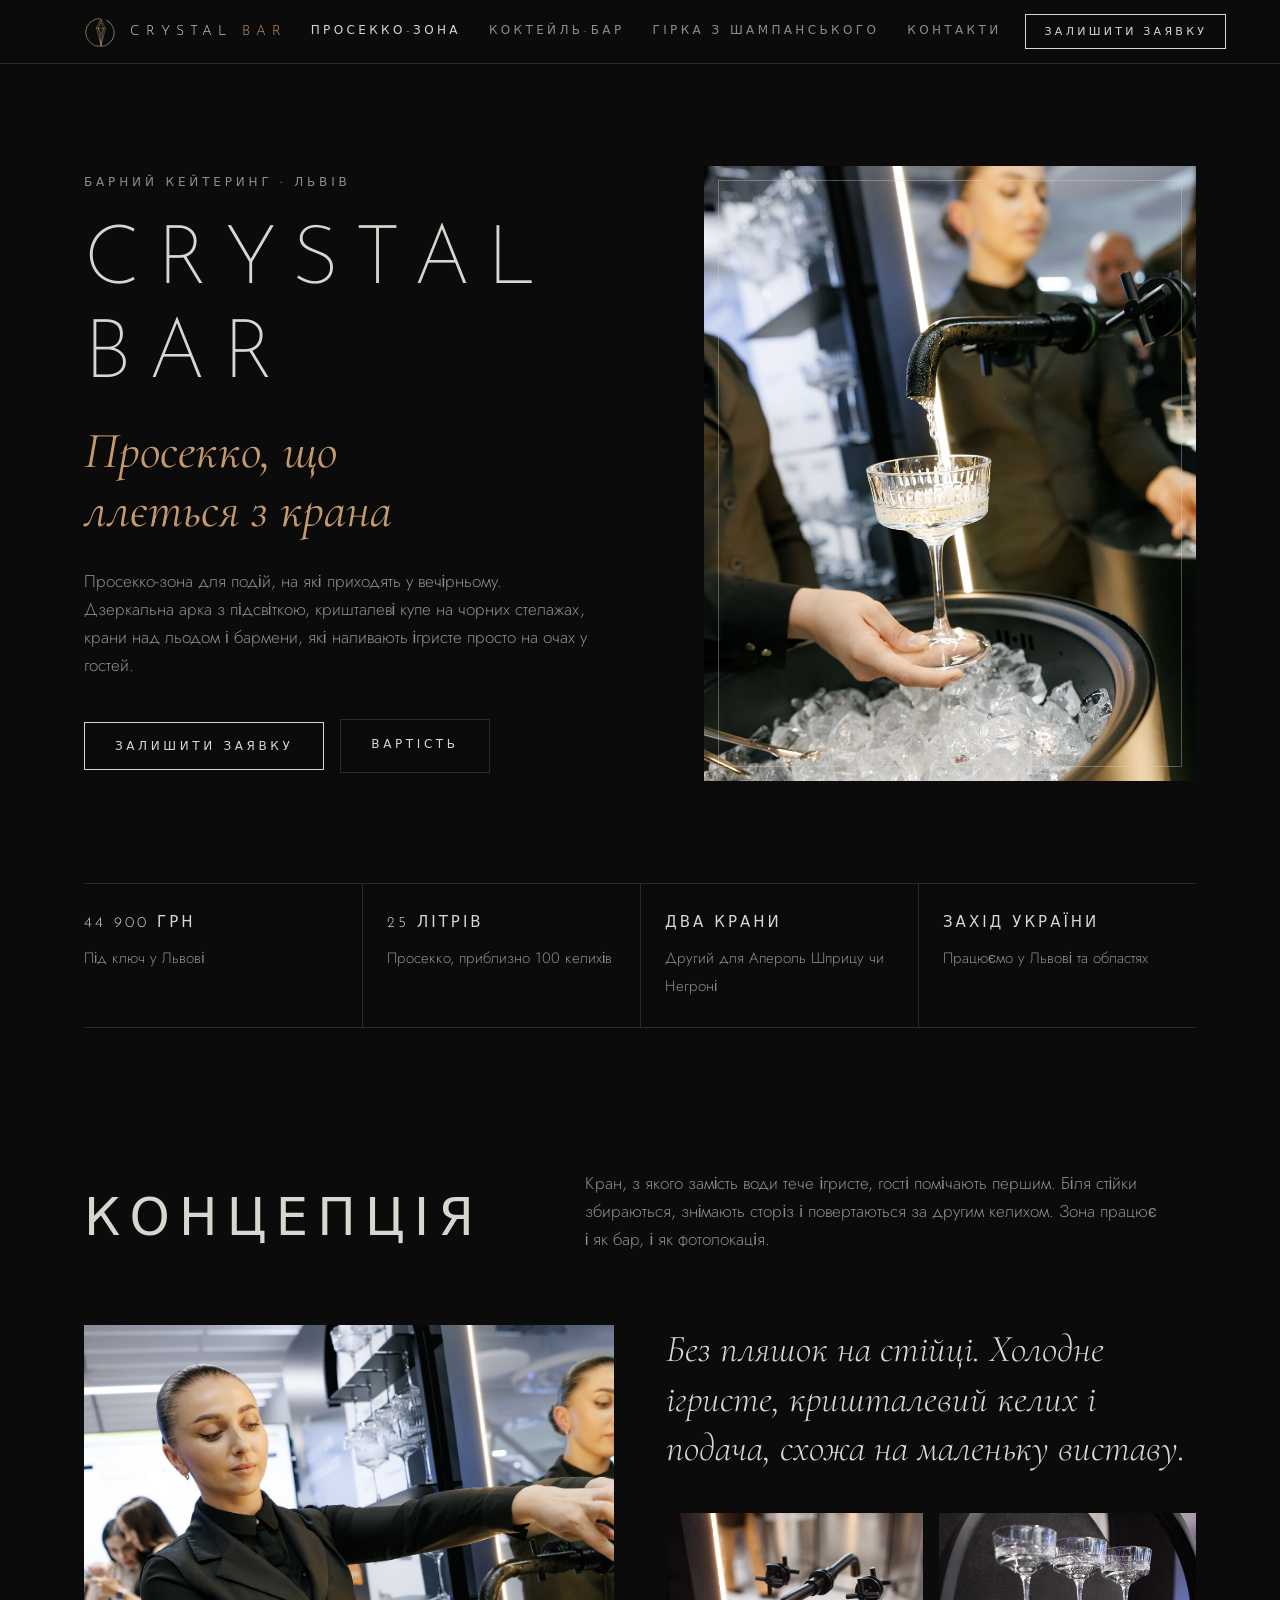
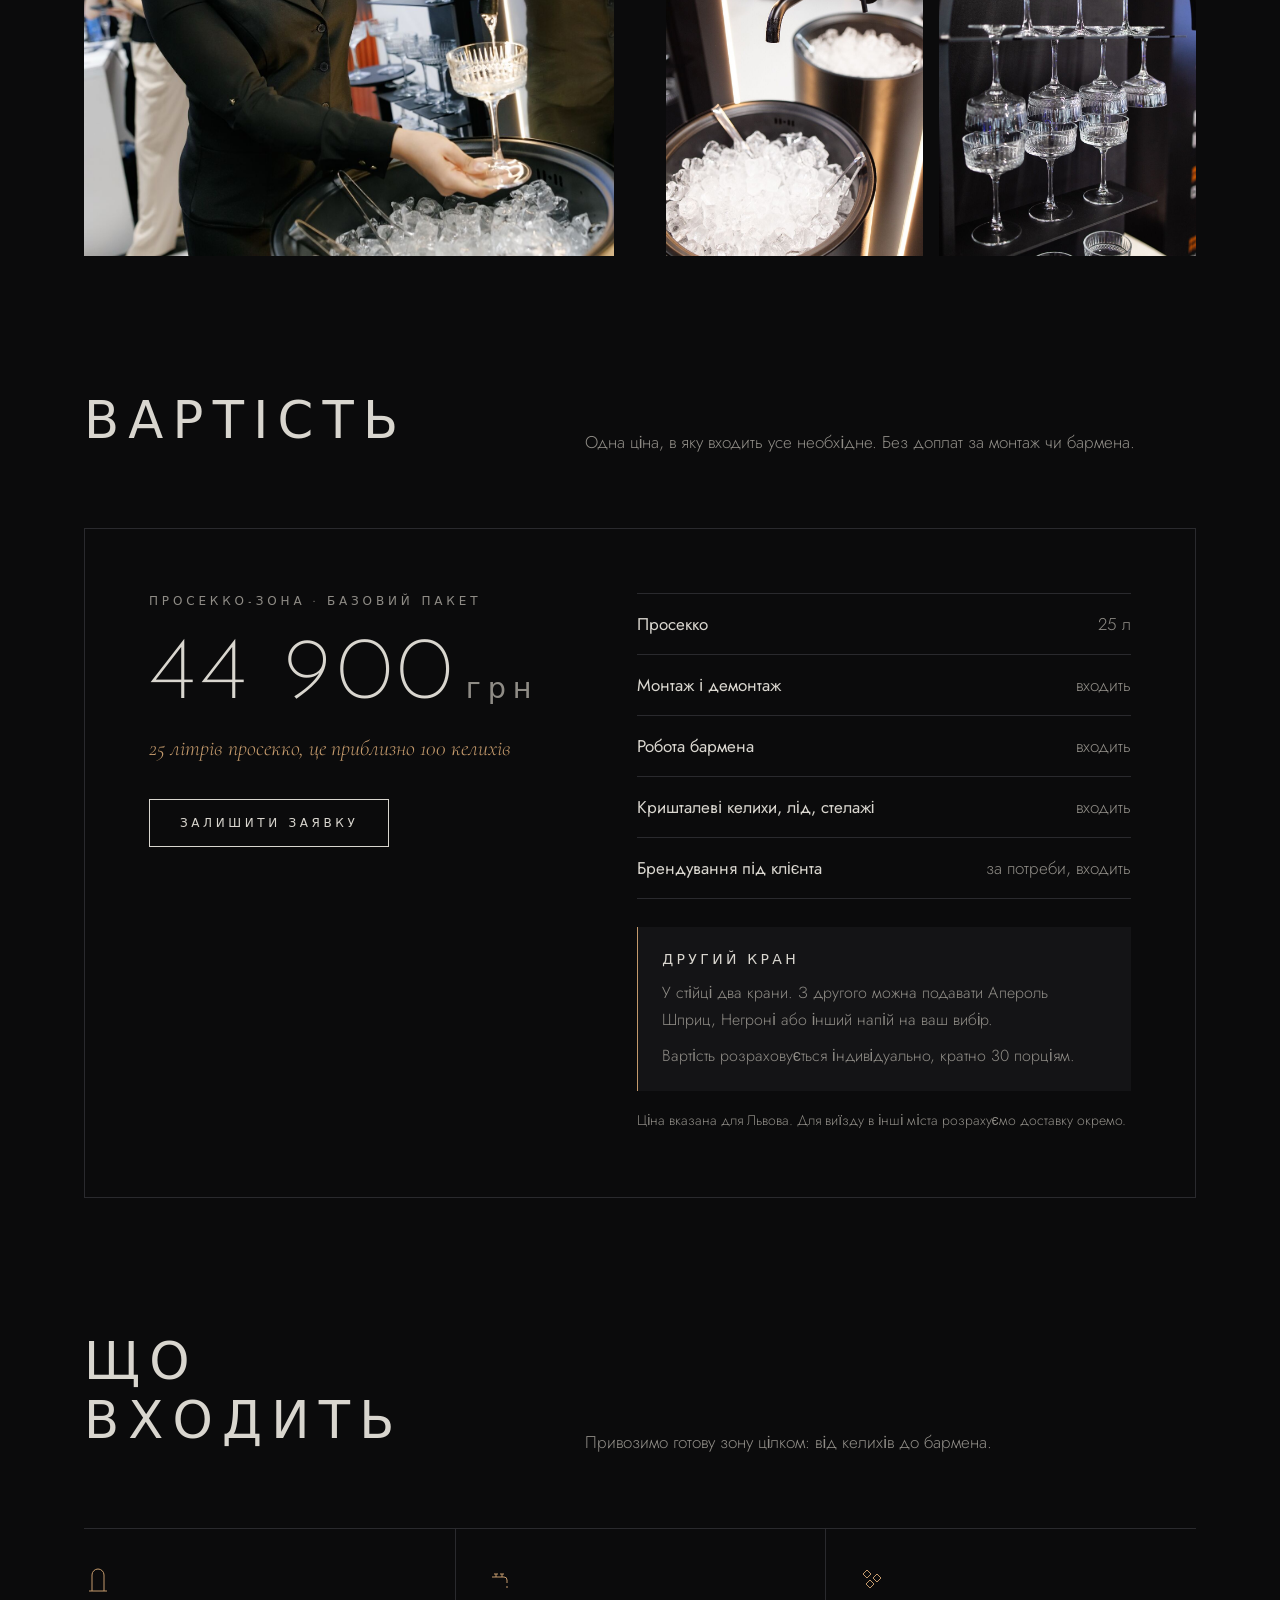
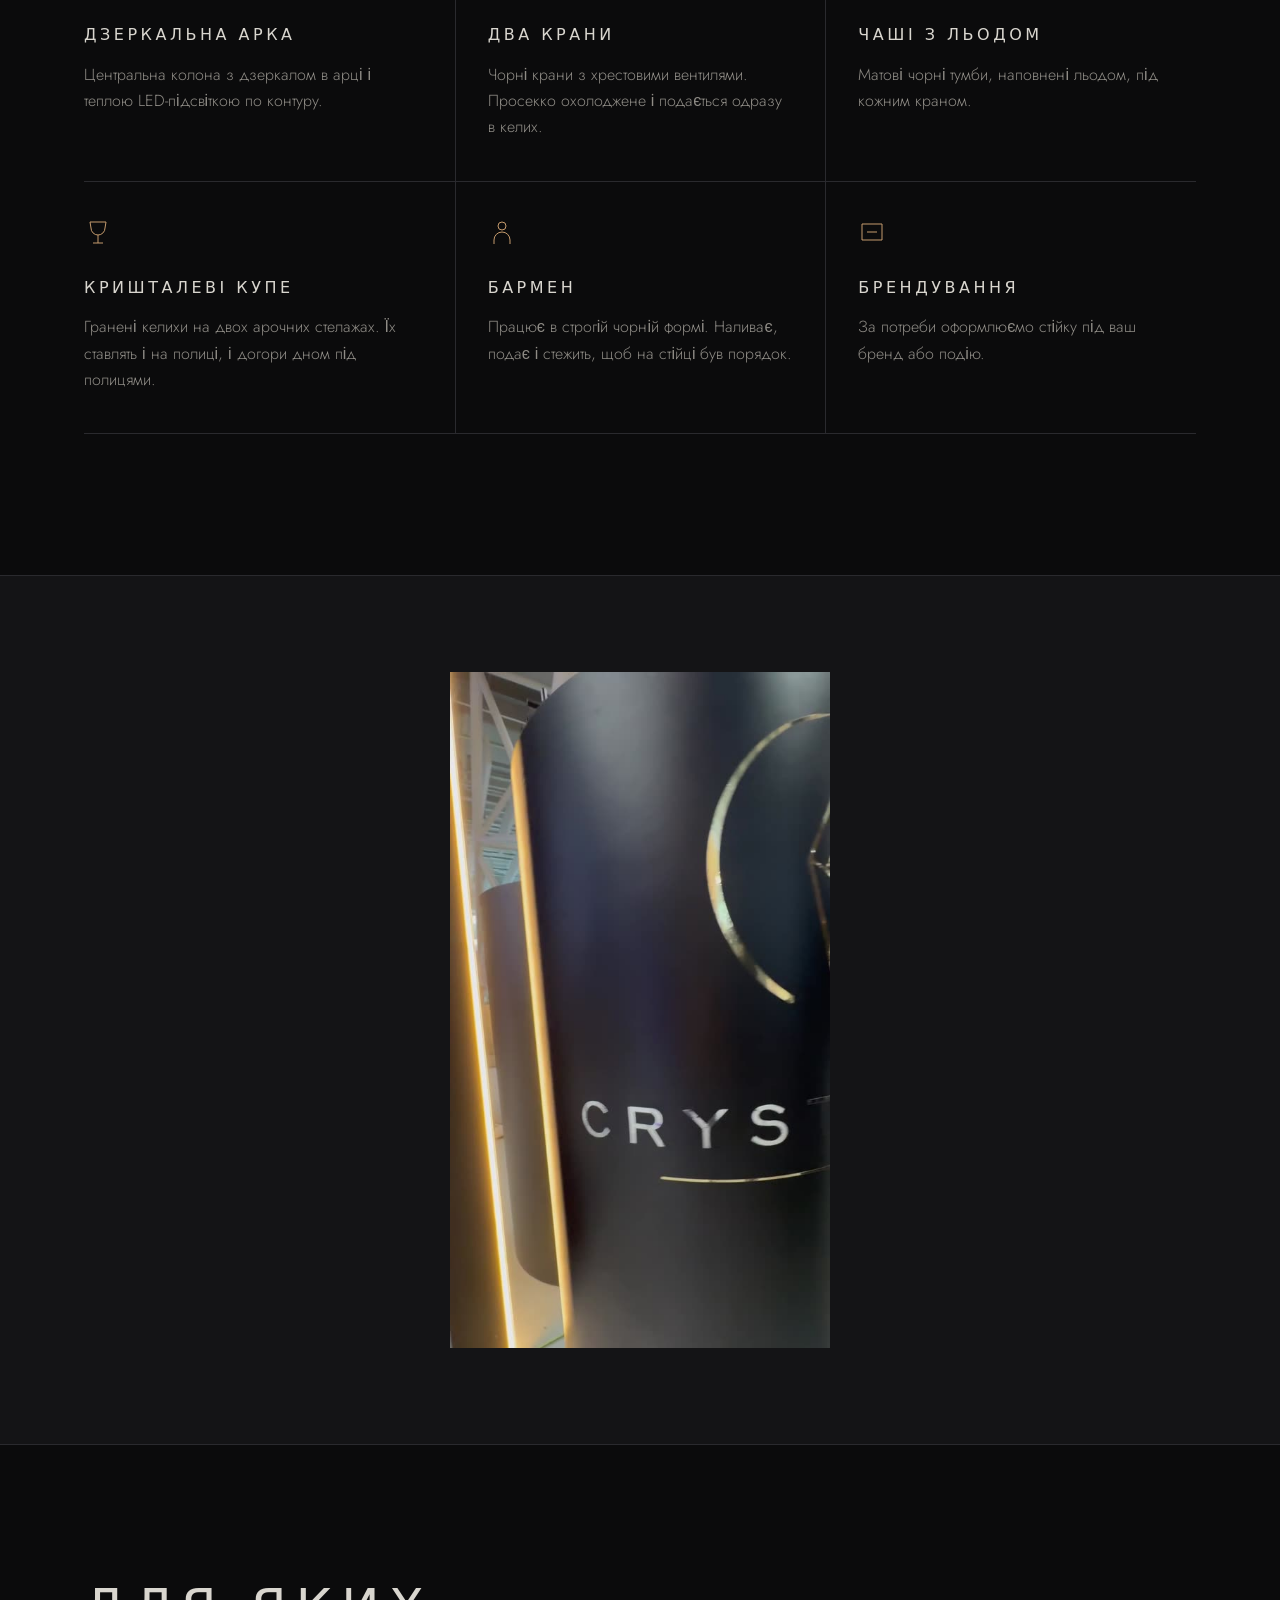
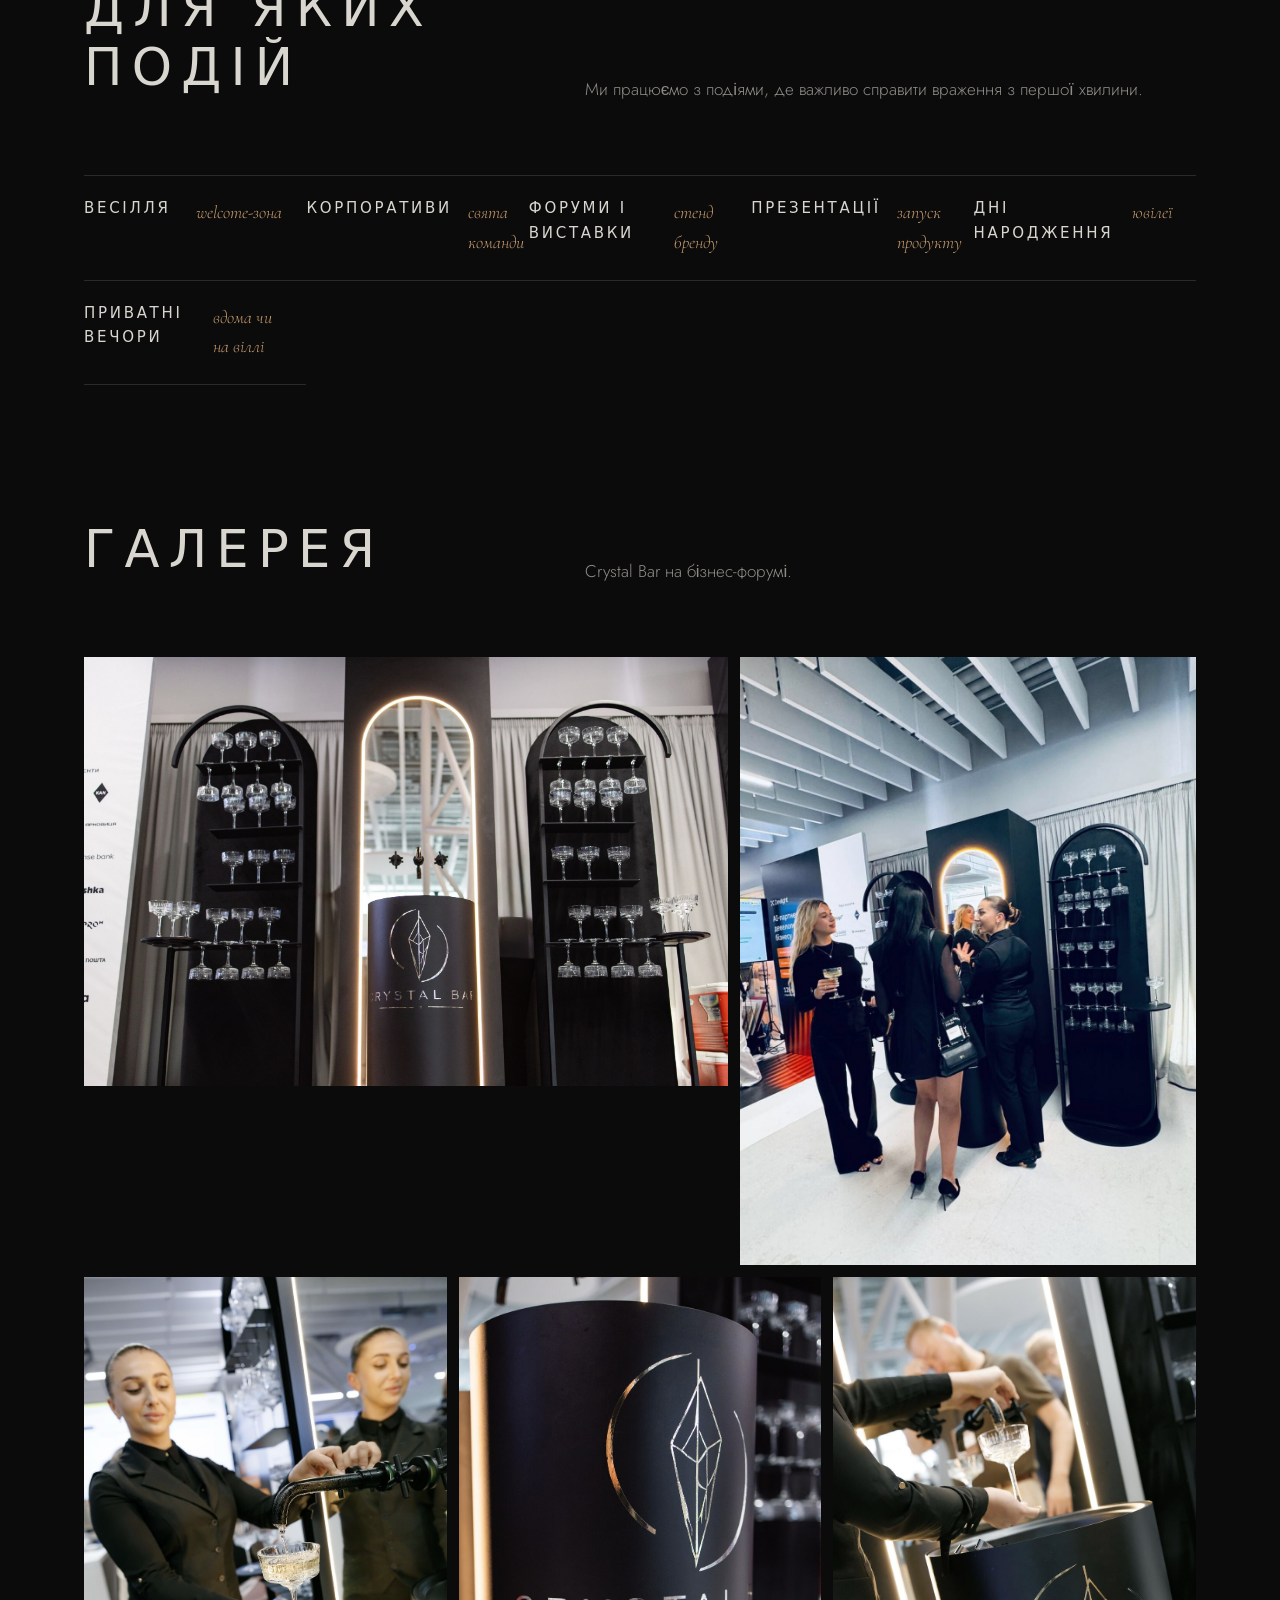
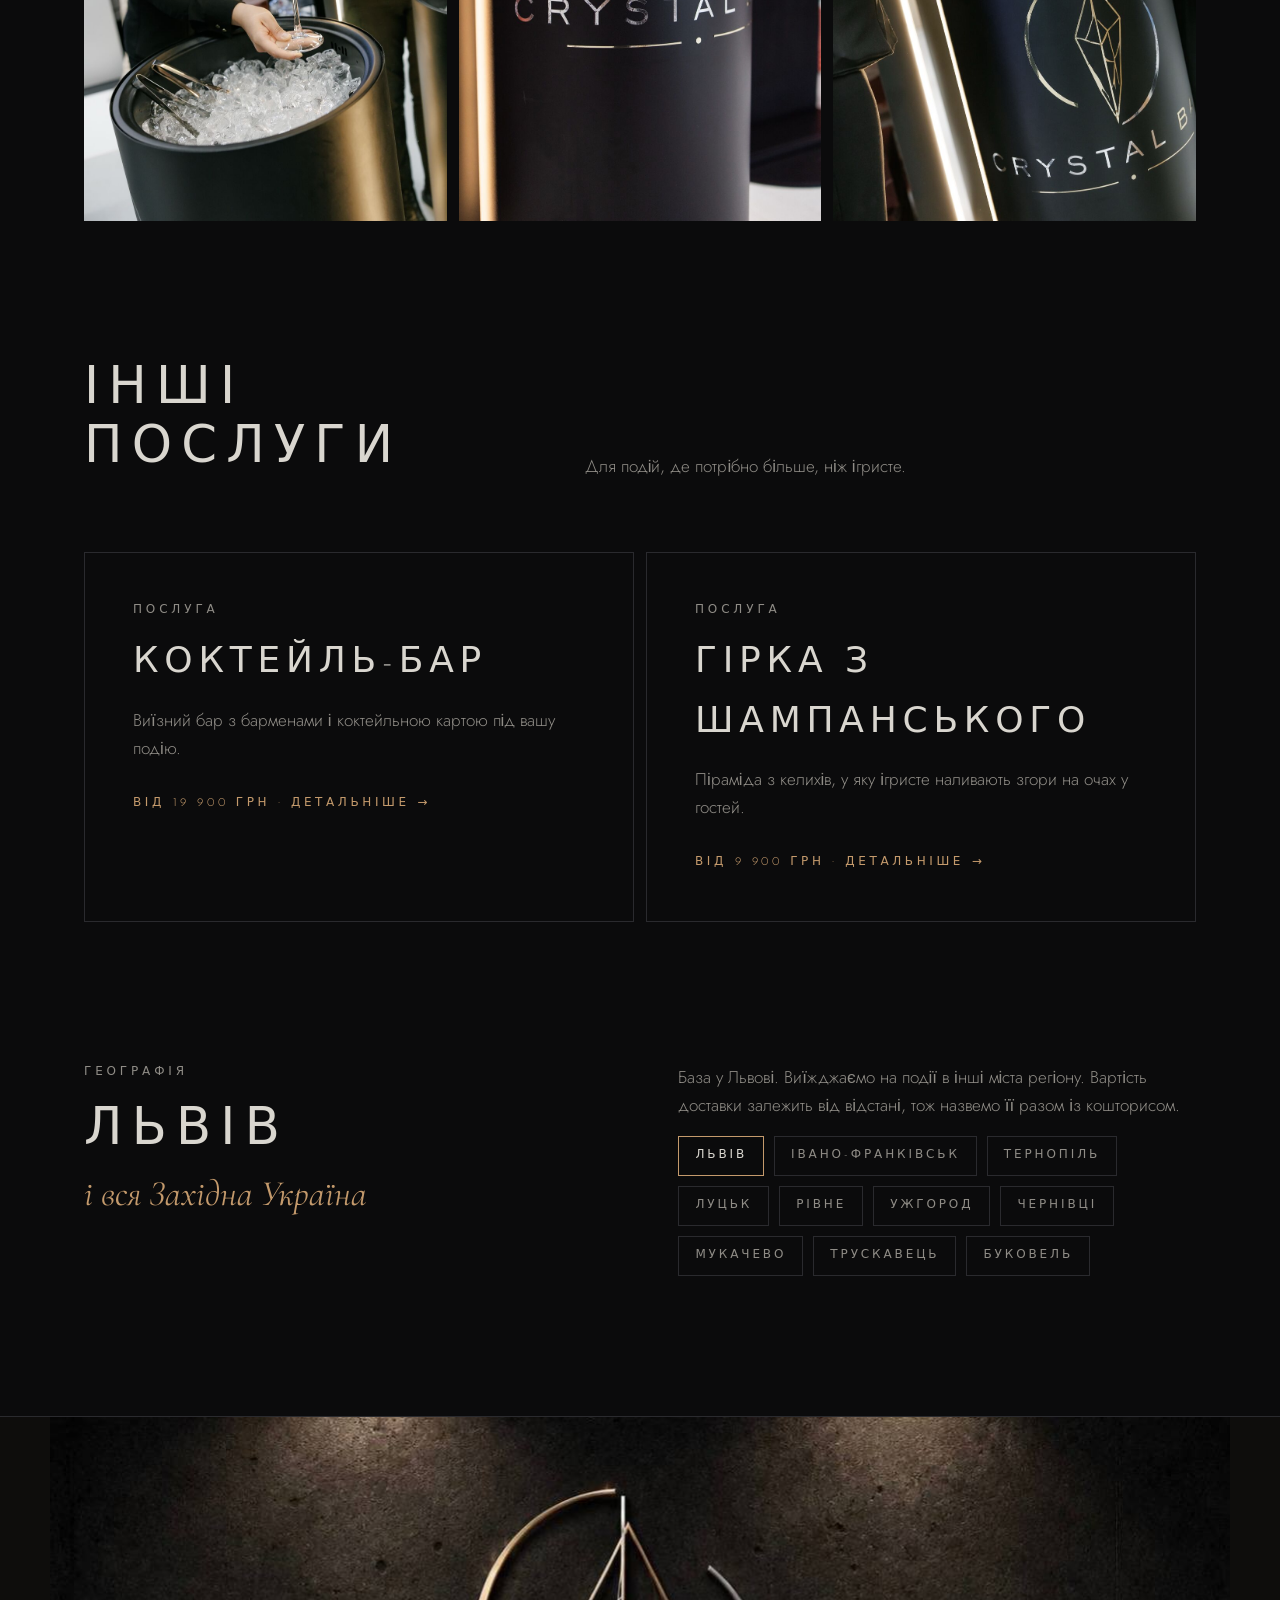
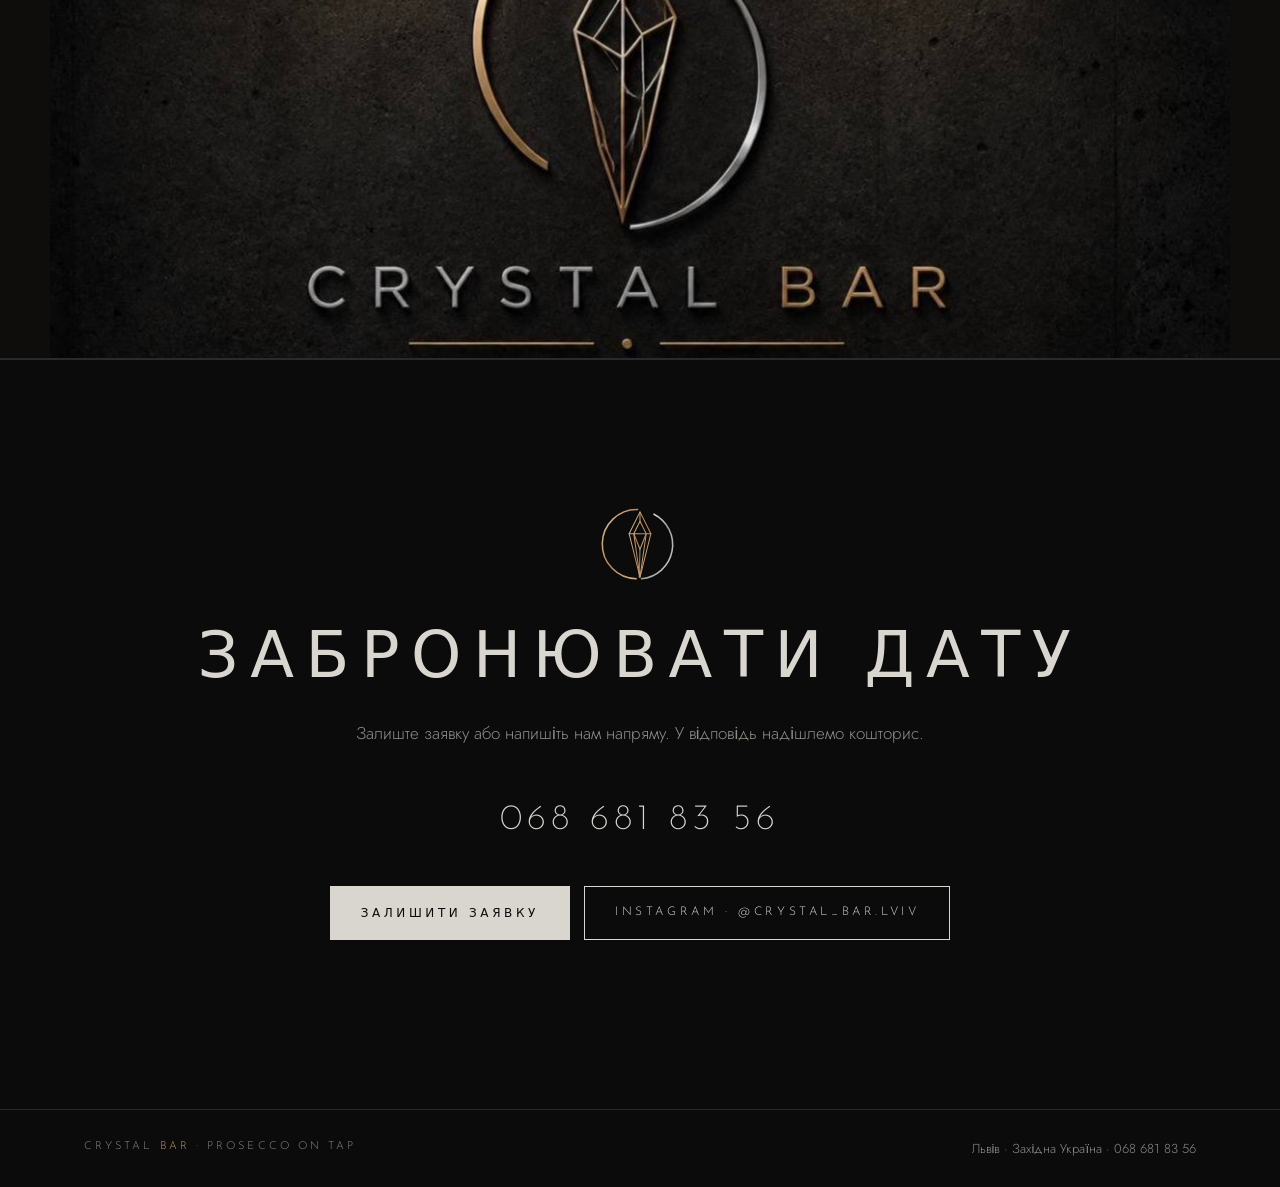
<file: index.html>
<!doctype html>
<html lang="uk">
<head>
<meta charset="utf-8">
<meta name="viewport" content="width=device-width,initial-scale=1,viewport-fit=cover">
<title>Crystal Bar · Просекко-зона з крана у Львові</title>
<meta name="description" content="Барний кейтеринг Crystal Bar: просекко-зона з краном, коктейль-бар і гірка з шампанського. Львів і Західна Україна. 068 681 83 56">
<meta name="theme-color" content="#0b0b0c">
<meta property="og:type" content="website">
<meta property="og:title" content="Crystal Bar · Просекко з крана">
<meta property="og:description" content="Просекко-зона, коктейль-бар і гірка з шампанського для подій у Львові та Західній Україні.">
<meta property="og:image" content="https://crystalbar.lviv.ua/img/stand.jpg">
<meta property="og:url" content="https://crystalbar.lviv.ua/">
<link rel="canonical" href="https://crystalbar.lviv.ua/">
<link rel="icon" href="data:image/svg+xml,%3Csvg xmlns='http://www.w3.org/2000/svg' viewBox='0 0 100 100'%3E%3Crect width='100' height='100' fill='%230b0b0c'/%3E%3Cg fill='none' stroke-width='5' stroke-linejoin='round'%3E%3Cpath d='M47 7 A44 44 0 0 0 45 96' stroke='%23c49a6c'/%3E%3Cpath d='M68 13 A44 44 0 0 1 52 96' stroke='%23d9d6cf'/%3E%3Cpath d='M50 10 L64 38 L50 94 L36 38 Z' stroke='%23c49a6c'/%3E%3C/g%3E%3C/svg%3E">
<style>:root{padding-top:env(safe-area-inset-top,0px);padding-bottom:env(safe-area-inset-bottom,0px)}body{margin:0}img{max-width:100%}[hidden]{display:none!important}.price .addon .taps{list-style:none;margin:14px 0;padding:0;border-top:1px solid var(--line)}
.price .addon .taps li{display:flex;flex-wrap:wrap;justify-content:space-between;gap:4px 16px;padding:12px 0;border-bottom:1px solid var(--line)}
.price .addon .taps b{font-weight:400;color:var(--foil)}
.price .addon .taps span{color:var(--champagne);font-variant-numeric:tabular-nums}
.shine.shine-solo{display:flex;justify-content:center;padding:clamp(48px,8vw,96px) var(--gutter)}
.shine-solo video{max-width:380px;width:100%}
@media (max-width:760px){.shine-solo video{max-width:300px}}

/* ===== service pages: packages, menu, sizes, faq ===== */
.view .subhero > *{min-width:0}
.view .subhero{grid-template-columns:1.25fr .75fr}
.view .subhero h1{font-size:clamp(28px,3.4vw,48px);letter-spacing:.08em;overflow-wrap:normal}
@media (max-width:860px){.view .subhero{grid-template-columns:1fr}}
.art{width:100%}
.pkgs{display:grid;grid-template-columns:repeat(3,1fr);gap:12px}
.pkg{border:1px solid var(--line);padding:clamp(24px,3vw,36px);display:flex;flex-direction:column;gap:18px;min-width:0}
.pkg.main{border-color:var(--champagne)}
.pkg .label{color:var(--champagne)}
.pkg h3{font-family:var(--f-display);font-weight:200;font-size:clamp(22px,2.4vw,30px);letter-spacing:.14em;text-transform:uppercase;margin:0;line-height:1.2}
.pkg p{margin:0;color:var(--muted);font-size:16px}
.pkg ul{list-style:none;margin:0;padding:0;border-top:1px solid var(--line)}
.pkg li{display:flex;justify-content:space-between;gap:16px;padding:11px 0;border-bottom:1px solid var(--line);font-size:15px}
.pkg li span{color:var(--muted);text-align:right}
.pkg .btn{margin-top:auto;align-self:flex-start}
.pkg .from,.size .from{font-family:var(--f-display);font-weight:300;font-size:clamp(26px,2.6vw,34px);letter-spacing:.04em;font-variant-numeric:tabular-nums;color:var(--foil)}
.pkg .from small,.size .from small{font-size:.42em;letter-spacing:.2em;text-transform:uppercase;color:var(--muted);margin-right:6px}
.size .from{margin-top:20px}
.price-note{margin-top:28px;color:var(--muted);font-size:14px;max-width:46em}
@media (max-width:900px){.pkgs{grid-template-columns:1fr}}

.menu{display:grid;grid-template-columns:repeat(3,1fr);gap:clamp(24px,4vw,56px)}
.menu h3{font-family:var(--f-display);font-weight:400;font-size:12px;letter-spacing:.32em;text-transform:uppercase;color:var(--champagne);margin:0 0 8px;padding-bottom:14px;border-bottom:1px solid var(--foil)}
.menu dl{margin:0}
.menu dt{font-family:var(--f-display);font-weight:300;font-size:16px;letter-spacing:.18em;text-transform:uppercase;margin-top:20px}
.menu dd{margin:4px 0 0;color:var(--muted);font-size:15px}
.menu-note{margin-top:40px;color:var(--muted);font-size:15px;max-width:44em}
@media (max-width:860px){.menu{grid-template-columns:1fr}}

.sizes{display:grid;grid-template-columns:repeat(3,1fr);gap:12px}
.size{border:1px solid var(--line);padding:clamp(24px,3vw,36px);min-width:0}
.size.main{border-color:var(--champagne)}
.size .n{font-family:var(--f-display);font-weight:200;font-size:clamp(56px,7vw,88px);line-height:1;font-variant-numeric:tabular-nums}
.size .n small{font-size:.24em;letter-spacing:.24em;text-transform:uppercase;color:var(--muted);margin-left:8px}
.size ul{list-style:none;margin:22px 0 0;padding:0;border-top:1px solid var(--line)}
.size li{display:flex;justify-content:space-between;gap:16px;padding:11px 0;border-bottom:1px solid var(--line);font-size:15px}
.size li span{color:var(--muted)}
.size li b{font-weight:400;color:var(--foil)}
@media (max-width:860px){.sizes{grid-template-columns:1fr}}

.scen{display:grid;grid-template-columns:repeat(3,1fr);gap:clamp(20px,3vw,40px)}
.scen > div{border-top:1px solid var(--foil);padding-top:22px;min-width:0}
.scen h3{font-family:var(--f-display);font-weight:300;font-size:16px;letter-spacing:.22em;text-transform:uppercase;margin:0 0 10px}
.scen p{margin:0;color:var(--muted);font-size:15px}
@media (max-width:860px){.scen{grid-template-columns:1fr}}

.extras{display:flex;flex-wrap:wrap;gap:10px}
.extras span{border:1px solid var(--line);padding:11px 18px;font-family:var(--f-display);font-size:12px;letter-spacing:.22em;text-transform:uppercase;color:var(--foil)}

.faq{border-top:1px solid var(--line);max-width:900px}
.faq details{border-bottom:1px solid var(--line)}
.faq summary{list-style:none;cursor:pointer;display:flex;justify-content:space-between;gap:24px;padding:22px 0;font-family:var(--f-display);font-weight:300;font-size:16px;letter-spacing:.14em;text-transform:uppercase}
.faq summary::-webkit-details-marker{display:none}
.faq summary::after{content:"+";color:var(--champagne);font-size:22px;line-height:1;transition:transform .3s}
.faq details[open] summary::after{transform:rotate(45deg)}
.faq details p{margin:0 0 24px;color:var(--muted);max-width:46em}
</style>
</head>
<body>

<link rel="preconnect" href="https://fonts.googleapis.com">
<link rel="preconnect" href="https://fonts.gstatic.com" crossorigin>
<link rel="stylesheet" href="https://fonts.googleapis.com/css2?family=Josefin+Sans:wght@200;300;400&family=Cormorant+Garamond:ital,wght@1,400;1,500&family=Jost:wght@300;400;500&display=swap">
<style>
/* Layout: black lacquer page, silver-foil type like the logo on the stand; one tall photo per idea, wide margins, nothing crowded. */
:root{
  --ink:#0b0b0c;          /* matte black of the stand */
  --ink-2:#141416;        /* panel black */
  --line:#2a2a2e;         /* hairline */
  --foil:#d9d6cf;         /* silver foil type */
  --muted:#8f8c86;        /* secondary text */
  --champagne:#c49a6c;    /* bronze-gold from the logo, used sparingly */
  --f-display:"Josefin Sans","Futura","Century Gothic",system-ui,sans-serif;
  --f-accent:"Cormorant Garamond","Cormorant",Georgia,serif;
  --f-body:"Jost","Futura","Helvetica Neue",Arial,sans-serif;
  --gutter:clamp(16px,5vw,64px);
  color-scheme:dark;
}
*{box-sizing:border-box}
html{scroll-behavior:smooth}
@media (prefers-reduced-motion:reduce){html{scroll-behavior:auto}*{animation:none!important;transition:none!important}}
body{background:var(--ink);color:var(--foil);font-family:var(--f-body);font-weight:300;font-size:17px;line-height:1.65;-webkit-font-smoothing:antialiased}
img,video{display:block;max-width:100%}
a{color:inherit}
:focus-visible{outline:1px solid var(--champagne);outline-offset:4px}

.wrap{max-width:1240px;margin-inline:auto;padding-inline:var(--gutter)}
.label{font-family:var(--f-display);font-weight:400;font-size:12px;letter-spacing:.32em;text-transform:uppercase;color:var(--muted)}
.display{font-family:var(--f-display);font-weight:200;text-transform:uppercase;letter-spacing:.18em;line-height:1.15;text-wrap:balance;margin:0}
.accent{font-family:var(--f-accent);font-style:italic;font-weight:400;color:var(--champagne);letter-spacing:0;text-transform:none}
.rule{height:1px;background:var(--line);border:0;margin:0}

/* header */
header{position:sticky;top:env(safe-area-inset-top,0px);z-index:10;background:color-mix(in srgb,var(--ink) 82%,transparent);backdrop-filter:blur(12px);-webkit-backdrop-filter:blur(12px);border-bottom:1px solid var(--line)}
.bar{display:flex;align-items:center;justify-content:space-between;gap:24px;padding-block:14px}
.brand{display:flex;align-items:center;gap:12px;text-decoration:none}
.brand svg{width:34px;height:34px}
.brand span{font-family:var(--f-display);font-weight:300;font-size:14px;letter-spacing:.42em;text-transform:uppercase}
nav{display:flex;gap:28px}
nav a{font-family:var(--f-display);font-size:12px;letter-spacing:.28em;text-transform:uppercase;text-decoration:none;color:var(--muted);transition:color .3s}
nav a:hover{color:var(--foil)}
.btn{display:inline-flex;align-items:center;justify-content:center;gap:12px;padding:16px 30px;border:1px solid var(--foil);font-family:var(--f-display);font-size:12px;letter-spacing:.3em;text-transform:uppercase;text-decoration:none;color:var(--foil);background:transparent;cursor:pointer;transition:background .35s,color .35s}
.btn:hover{background:var(--foil);color:var(--ink)}
.btn.small{padding:10px 18px;font-size:11px}


/* hero */
.hero{display:grid;grid-template-columns:1.05fr .95fr;gap:clamp(32px,6vw,96px);align-items:center;padding-block:clamp(40px,8vw,110px)}
.hero h1{font-size:clamp(40px,6.4vw,86px);letter-spacing:.2em}
.hero h1 .accent{display:block;font-size:.62em;margin-top:.35em}
.hero p.lead{max-width:30em;color:var(--muted);margin:28px 0 40px}
.hero .cta{display:flex;flex-wrap:wrap;gap:16px;align-items:center}
.hero .cta small{color:var(--muted);font-size:14px}
.hero figure{margin:0;position:relative}
.hero figure img{width:100%;aspect-ratio:4/5;object-fit:cover;object-position:50% 40%}
.hero figure::after{content:"";position:absolute;inset:14px;border:1px solid rgba(217,214,207,.35);pointer-events:none}
@media (max-width:860px){.hero{grid-template-columns:1fr}.hero figure{order:-1}.hero figure img{aspect-ratio:4/3.4}}

/* facts strip */
.facts{display:grid;grid-template-columns:repeat(4,1fr);border-block:1px solid var(--line)}
.facts div{padding:28px 24px;border-left:1px solid var(--line);min-width:0}
.facts div:first-child{border-left:0;padding-left:0}
.facts b{display:block;font-family:var(--f-display);font-weight:300;font-size:15px;letter-spacing:.2em;text-transform:uppercase;margin-bottom:6px}
.facts span{color:var(--muted);font-size:15px}
@media (max-width:860px){.facts{grid-template-columns:1fr 1fr}.facts div:nth-child(3){border-left:0;padding-left:0}.facts div:nth-child(n+3){border-top:1px solid var(--line)}}
@media (max-width:480px){.facts{grid-template-columns:1fr}.facts div{border-left:0;padding-left:0}.facts div+div{border-top:1px solid var(--line)}}

section{padding-block:clamp(72px,11vw,150px)}
.head{display:grid;grid-template-columns:1fr 1.4fr;gap:clamp(24px,5vw,80px);align-items:end;margin-bottom:clamp(40px,6vw,72px)}
.head h2{font-size:clamp(30px,4vw,52px)}
.head p{color:var(--muted);margin:0;max-width:34em}
@media (max-width:860px){.head{grid-template-columns:1fr}}

/* concept */
.concept{display:grid;grid-template-columns:1fr 1fr;gap:clamp(24px,4vw,56px);align-items:stretch}
.concept .tall img{width:100%;height:100%;object-fit:cover;min-height:420px}
.concept .text{display:flex;flex-direction:column;justify-content:space-between;gap:40px;min-width:0}
.concept blockquote{margin:0;font-family:var(--f-accent);font-style:italic;font-size:clamp(26px,3vw,38px);line-height:1.3;color:var(--foil);text-wrap:balance}
.concept .pair{display:grid;grid-template-columns:1fr 1fr;gap:16px}
.concept .pair img{width:100%;aspect-ratio:3/4;object-fit:cover}
@media (max-width:860px){.concept{grid-template-columns:1fr}.concept .tall img{min-height:0;aspect-ratio:4/5}}

/* included */
.items{display:grid;grid-template-columns:repeat(3,1fr);gap:0;border-top:1px solid var(--line)}
.item{padding:36px 32px 40px 0;border-bottom:1px solid var(--line);min-width:0}
.item:not(:nth-child(3n+1)){padding-left:32px;border-left:1px solid var(--line)}
.item h3{font-family:var(--f-display);font-weight:300;font-size:16px;letter-spacing:.22em;text-transform:uppercase;margin:0 0 12px}
.item p{margin:0;color:var(--muted);font-size:16px}
.item svg{width:28px;height:28px;margin-bottom:22px;stroke:var(--champagne);fill:none;stroke-width:1}
@media (max-width:860px){.items{grid-template-columns:1fr 1fr}.item{padding-left:0!important;border-left:0!important;padding-right:24px}.item:nth-child(2n){padding-left:24px!important;border-left:1px solid var(--line)!important}}
@media (max-width:520px){.items{grid-template-columns:1fr}.item:nth-child(2n){padding-left:0!important;border-left:0!important}}

/* shine video band */
.shine{display:grid;grid-template-columns:.8fr 1.2fr;gap:clamp(32px,6vw,96px);align-items:center;background:var(--ink-2);border-block:1px solid var(--line)}
.shine video{width:100%;max-width:380px;aspect-ratio:9/16;object-fit:cover;margin-inline:auto}
.shine h2{font-size:clamp(28px,3.6vw,46px);margin-bottom:24px}
.shine p{color:var(--muted);max-width:32em}
@media (max-width:760px){.shine{grid-template-columns:1fr}.shine video{max-width:300px}}

/* occasions */
.occasions{list-style:none;margin:0;padding:0;display:grid;grid-template-columns:repeat(auto-fit,minmax(220px,1fr));border-top:1px solid var(--line)}
.occasions li{padding:22px 0;border-bottom:1px solid var(--line);display:flex;justify-content:space-between;gap:16px;font-family:var(--f-display);font-weight:300;letter-spacing:.18em;text-transform:uppercase;font-size:15px;padding-right:24px}
.occasions li span{font-family:var(--f-accent);font-style:italic;text-transform:none;letter-spacing:0;color:var(--champagne);font-size:18px}

/* gallery */
.gallery{display:grid;grid-template-columns:repeat(12,1fr);gap:12px}
.gallery figure{margin:0;overflow:hidden;min-width:0}
.gallery img{width:100%;height:100%;object-fit:cover;transition:transform 1.2s cubic-bezier(.2,.7,.2,1),filter .6s;filter:saturate(.9)}
.gallery figure:hover img{transform:scale(1.04);filter:saturate(1)}
.g1{grid-column:span 7;aspect-ratio:3/2}
.g2{grid-column:span 5;aspect-ratio:auto}
.g3{grid-column:span 4;aspect-ratio:2/3}
.g4{grid-column:span 4;aspect-ratio:2/3}
.g5{grid-column:span 4;aspect-ratio:2/3}
@media (max-width:760px){.g1,.g2{grid-column:span 12}.g2{aspect-ratio:3/4}.g3,.g4{grid-column:span 6}.g5{grid-column:span 12;aspect-ratio:4/3}}

/* process */
.steps{display:grid;grid-template-columns:repeat(4,1fr);gap:clamp(20px,3vw,40px);counter-reset:s}
.step{border-top:1px solid var(--foil);padding-top:22px;min-width:0}
.step::before{counter-increment:s;content:counter(s,decimal-leading-zero);font-family:var(--f-display);font-weight:200;font-size:13px;letter-spacing:.3em;color:var(--champagne);display:block;margin-bottom:18px}
.step h3{font-family:var(--f-display);font-weight:300;font-size:15px;letter-spacing:.22em;text-transform:uppercase;margin:0 0 10px}
.step p{margin:0;color:var(--muted);font-size:15px}
@media (max-width:860px){.steps{grid-template-columns:1fr 1fr}}
@media (max-width:480px){.steps{grid-template-columns:1fr}}

/* geography */
.geo{display:grid;grid-template-columns:1fr 1fr;gap:clamp(32px,6vw,96px);align-items:start}
.geo h2{font-size:clamp(30px,4vw,52px)}
.cities{display:flex;flex-wrap:wrap;gap:10px;margin-top:8px}
.cities span{border:1px solid var(--line);padding:9px 16px;font-family:var(--f-display);font-size:12px;letter-spacing:.24em;text-transform:uppercase;color:var(--muted)}
.cities span.home{border-color:var(--champagne);color:var(--foil)}
@media (max-width:860px){.geo{grid-template-columns:1fr}}

/* contact */
.contact{text-align:center;border-top:1px solid var(--line)}
.contact .mark{width:84px;height:84px;margin:0 auto 32px}
.contact h2{font-size:clamp(32px,5vw,64px);margin-bottom:20px}
.contact p{color:var(--muted);max-width:34em;margin:0 auto 44px}
.channels{display:flex;flex-wrap:wrap;justify-content:center;gap:14px;margin-bottom:28px}
.phone{font-family:var(--f-display);font-weight:200;font-size:clamp(24px,3.4vw,36px);letter-spacing:.14em;margin:0 0 36px;user-select:all}
.todo{display:inline-block;margin-top:8px;font-size:13px;color:var(--champagne);border:1px dashed var(--champagne);padding:6px 12px}

footer{border-top:1px solid var(--line);padding-block:28px;color:var(--muted);font-size:13px}
footer .wrap{display:flex;flex-wrap:wrap;justify-content:space-between;gap:12px}
footer span{font-family:var(--f-display);letter-spacing:.28em;text-transform:uppercase;font-size:11px}

/* gentle entrance, visible at rest */
@keyframes rise{from{opacity:.001;transform:translateY(14px)}to{opacity:1;transform:none}}
.hero > *{animation:rise 1.1s cubic-bezier(.2,.7,.2,1) both}
.hero > *:nth-child(2){animation-delay:.15s}

/* views (hash-routed pages) */
.view[hidden]{display:none!important}
nav a[aria-current="page"]{color:var(--foil)}

/* price block */
.price{display:grid;grid-template-columns:1fr 1.2fr;gap:clamp(32px,6vw,96px);align-items:start;border:1px solid var(--line);padding:clamp(28px,5vw,64px)}
.price .sum{font-family:var(--f-display);font-weight:200;font-size:clamp(48px,7vw,96px);letter-spacing:.06em;line-height:1;font-variant-numeric:tabular-nums;margin:18px 0 10px}
.price .sum small{font-size:.32em;letter-spacing:.24em;margin-left:.3em;color:var(--muted)}
.price .per{color:var(--champagne);font-family:var(--f-accent);font-style:italic;font-size:22px}
.price ul{list-style:none;margin:0;padding:0;display:grid;gap:0;border-top:1px solid var(--line)}
.price li{display:flex;justify-content:space-between;gap:16px;padding:16px 0;border-bottom:1px solid var(--line);min-width:0}
.price li b{font-weight:400}
.price li span{color:var(--muted);text-align:right}
.price .addon{margin-top:28px;padding:22px 24px;background:var(--ink-2);border-left:1px solid var(--champagne)}
.price .addon h3{font-family:var(--f-display);font-weight:300;font-size:14px;letter-spacing:.24em;text-transform:uppercase;margin:0 0 8px}
.price .addon p{margin:0;color:var(--muted);font-size:16px}
@media (max-width:860px){.price{grid-template-columns:1fr}}

/* service teaser cards (other services) */
.others{display:grid;grid-template-columns:1fr 1fr;gap:12px}
.other{display:block;text-decoration:none;border:1px solid var(--line);padding:clamp(28px,4vw,48px);transition:border-color .4s,background .4s;min-width:0}
.other:hover{border-color:var(--foil);background:var(--ink-2)}
.other h3{font-family:var(--f-display);font-weight:200;font-size:clamp(24px,3vw,36px);letter-spacing:.16em;text-transform:uppercase;margin:14px 0 12px}
.other p{color:var(--muted);margin:0 0 24px}
.other .go{font-family:var(--f-display);font-size:12px;letter-spacing:.3em;text-transform:uppercase;color:var(--champagne)}
@media (max-width:700px){.others{grid-template-columns:1fr}}

/* sub-page hero */
.subhero{display:grid;grid-template-columns:1.1fr .9fr;gap:clamp(32px,6vw,96px);align-items:center;padding-block:clamp(48px,9vw,120px)}
.subhero h1{font-size:clamp(36px,5.6vw,76px);letter-spacing:.16em}
.subhero h1 .accent{display:block;font-size:.6em;margin-top:.35em}
.subhero p.lead{max-width:30em;color:var(--muted);margin:28px 0 40px}
.art{aspect-ratio:4/5;border:1px solid var(--line);background:radial-gradient(120% 80% at 50% 100%,rgba(201,180,138,.16),transparent 60%),var(--ink-2);display:grid;place-items:center;padding:8%;position:relative}
.art::after{content:"";position:absolute;inset:14px;border:1px solid rgba(217,214,207,.18);pointer-events:none}
.art svg{width:100%;height:auto;max-height:100%}
@media (max-width:860px){.subhero{grid-template-columns:1fr}.art{order:-1;aspect-ratio:4/3}}

/* request modal */
.modal{position:fixed;inset:0;z-index:50;display:grid;place-items:center;padding:16px;background:rgba(5,5,6,.78);backdrop-filter:blur(6px);-webkit-backdrop-filter:blur(6px)}
.sheet{width:min(620px,100%);max-height:calc(100% - 32px);overflow:auto;background:var(--ink);border:1px solid var(--line);padding:clamp(24px,4vw,44px);position:relative}
.sheet h2{font-size:clamp(22px,3vw,30px);margin-bottom:6px}
.sheet .sub{color:var(--muted);margin:0 0 28px;font-size:15px}
.close{position:absolute;top:14px;right:14px;width:40px;height:40px;border:1px solid var(--line);background:transparent;color:var(--foil);font-size:20px;cursor:pointer}
.close:hover{border-color:var(--foil)}
.grid2{display:grid;grid-template-columns:1fr 1fr;gap:20px}
@media (max-width:520px){.grid2{grid-template-columns:1fr}}
.field{display:flex;flex-direction:column;gap:8px;min-width:0}
.field > label,.field > .lbl{font-family:var(--f-display);font-size:11px;letter-spacing:.28em;text-transform:uppercase;color:var(--muted)}
.field input,.field select,.field textarea{width:100%;background:var(--ink-2);border:1px solid var(--line);color:var(--foil);font:inherit;font-size:16px;padding:13px 14px;border-radius:0;appearance:none;-webkit-appearance:none}
.field select{background-image:linear-gradient(45deg,transparent 50%,var(--muted) 50%),linear-gradient(135deg,var(--muted) 50%,transparent 50%);background-position:calc(100% - 20px) 50%,calc(100% - 15px) 50%;background-size:5px 5px;background-repeat:no-repeat;padding-right:40px}
.field input:focus,.field select:focus,.field textarea:focus{outline:none;border-color:var(--champagne)}
.field input:disabled{opacity:.35}
.unk{display:flex;align-items:center;gap:10px;font-size:14px;color:var(--muted);cursor:pointer;user-select:none}
.unk input{appearance:none;-webkit-appearance:none;width:18px;height:18px;border:1px solid var(--muted);background:transparent;display:grid;place-items:center;margin:0;cursor:pointer;flex:none}
.unk input:checked{border-color:var(--champagne);background:var(--champagne)}
.unk input:checked::after{content:"";width:8px;height:4px;border-left:1.5px solid var(--ink);border-bottom:1.5px solid var(--ink);transform:rotate(-45deg) translate(1px,-1px)}
.form{display:grid;gap:22px}
.err{color:#e0a089;font-size:14px;margin:0}
.done{display:grid;gap:18px}
.done pre{white-space:pre-wrap;font-family:var(--f-body);font-size:15px;background:var(--ink-2);border:1px solid var(--line);padding:16px;margin:0;user-select:all;max-height:220px;overflow:auto}
.done .row{display:flex;flex-wrap:wrap;gap:12px}
.hint{color:var(--muted);font-size:14px;margin:0}
.btn.solid{background:var(--foil);color:var(--ink)}
.btn.solid:hover{background:transparent;color:var(--foil)}
@media (max-width:860px){.bar{flex-wrap:wrap;row-gap:10px}nav{display:flex;order:3;width:100%;overflow-x:auto;gap:22px;padding-bottom:2px;scrollbar-width:none}nav a{white-space:nowrap}}
.gold{font-style:normal;color:var(--champagne)}
.logo-band{margin:0;border-block:1px solid var(--line);background:#0e0d0c}
.logo-band img{width:100%;max-width:1180px;margin-inline:auto;aspect-ratio:1179/541;object-fit:cover}

/* ===== responsive pass ===== */
.hero figure img{height:auto}
.brand span,.btn{white-space:nowrap}
.brand{flex:none}
.display{overflow-wrap:break-word}
nav a{white-space:nowrap}
nav::-webkit-scrollbar{display:none}
@media (max-width:1180px){
  .bar{flex-wrap:wrap;row-gap:10px}
  nav{display:flex;order:3;width:100%;overflow-x:auto;gap:24px;padding-bottom:2px;scrollbar-width:none;-webkit-mask-image:linear-gradient(90deg,#000 85%,transparent);mask-image:linear-gradient(90deg,#000 85%,transparent)}
}
@media (max-width:860px){
  .hero{padding-block:28px 48px}
  .hero figure{order:0}
  .hero figure img{aspect-ratio:4/5;max-height:75vh;object-position:50% 55%}
  .hero p.lead{margin:20px 0 28px}
  .shine > div{padding:48px var(--gutter) 0!important}
  .shine > div + div{padding:32px var(--gutter) 56px!important}
  section{padding-block:64px}
}
@media (max-width:600px){
  header .btn.small{display:none}
  .bar{padding-block:12px 10px}
  .hero h1{font-size:40px;letter-spacing:.12em}
  .subhero h1{font-size:30px;letter-spacing:.08em}
  .head h2,.geo h2,.contact h2{letter-spacing:.1em}
  .hero .cta .btn,.subhero .cta .btn{flex:1 1 100%}
  .channels .btn{flex:1 1 100%}
  .price{padding:24px 20px}
  .price li{flex-wrap:wrap}
  .phone{font-size:26px}
  body{padding-bottom:calc(72px + env(safe-area-inset-bottom,0px))}
  body .mbar{display:grid}
}
.mbar{display:none;grid-template-columns:1fr 1.5fr;gap:8px;position:fixed;left:0;right:0;bottom:0;z-index:20;padding:10px 16px calc(10px + env(safe-area-inset-bottom,0px));background:color-mix(in srgb,var(--ink) 90%,transparent);backdrop-filter:blur(12px);-webkit-backdrop-filter:blur(12px);border-top:1px solid var(--line)}
.mbar .btn{padding:14px 10px}
/* modal checkboxes + phone sheet */
.field .unk input{width:18px;height:18px;padding:0;background:transparent;border:1px solid var(--muted)}
.field .unk input:checked{background:var(--champagne);border-color:var(--champagne)}
.sheet h2{padding-right:48px}
@media (max-width:600px){
  .modal{padding:0;place-items:stretch}
  .sheet{width:100%;max-height:none;height:100%;border:0;padding:20px 16px calc(28px + env(safe-area-inset-bottom,0px))}
  .close{top:12px;right:12px}
  .form .btn.solid,.done .btn{width:100%}
}
@media (hover:none){.btn:hover{background:transparent;color:var(--foil)}.btn.solid:hover{background:var(--foil);color:var(--ink)}}
</style>

<svg width="0" height="0" style="position:absolute" aria-hidden="true">
  <defs>
    <linearGradient id="foil" x1="0" y1="0" x2="1" y2="1">
      <stop offset="0" stop-color="#f1efe9"/><stop offset=".45" stop-color="#a9a59c"/><stop offset=".7" stop-color="#e6dcc6"/><stop offset="1" stop-color="#8d897f"/>
    </linearGradient>
    <linearGradient id="gold" x1="0" y1="0" x2="1" y2="1">
      <stop offset="0" stop-color="#e2c29a"/><stop offset=".5" stop-color="#b8875a"/><stop offset="1" stop-color="#d9b48a"/>
    </linearGradient>
    <linearGradient id="silver" x1="0" y1="0" x2="1" y2="1">
      <stop offset="0" stop-color="#f4f4f2"/><stop offset=".55" stop-color="#9c9c9a"/><stop offset="1" stop-color="#dcdcda"/>
    </linearGradient>
    <symbol id="mark" viewBox="-4 -2 108 104">
      <g fill="none" stroke-linecap="round" stroke-linejoin="round">
        <path d="M47 7 A44 44 0 0 0 45 96" stroke="url(#gold)" stroke-width="2"/>
        <path d="M68 13 A44 44 0 0 1 52 96" stroke="url(#silver)" stroke-width="2"/>
        <path d="M50 1 V12" stroke="url(#silver)" stroke-width="1.2"/>
        <g stroke="url(#gold)" stroke-width="1.3">
          <path d="M50 10 L64 38 L50 94 L36 38 Z"/>
          <path d="M50 22 L58 38 L50 58 L42 38 Z"/>
          <path d="M36 38 H64 M42 38 L50 94 M58 38 L50 94 M50 10 L50 22"/>
        </g>
        <path d="M50 58 L49 94" stroke="url(#silver)" stroke-width=".9"/>
      </g>
    </symbol>
    <symbol id="coupe" viewBox="0 0 40 40">
      <g fill="none" stroke="url(#foil)" stroke-width="1" stroke-linecap="round">
        <path d="M5 6 H35 Q34 19 20 19 Q6 19 5 6 Z" fill="rgba(201,180,138,.18)"/>
        <path d="M9 11 H31" stroke-opacity=".45"/>
        <path d="M20 19 V34"/>
        <path d="M13 37 Q20 33 27 37"/>
      </g>
    </symbol>
  </defs>
</svg>

<header>
  <div class="wrap bar">
    <a class="brand" href="#prosecco" aria-label="Crystal Bar, на головну">
      <svg><use href="#mark"/></svg><span>Crystal <em class="gold">Bar</em></span>
    </a>
    <nav aria-label="Послуги">
      <a href="#prosecco" data-nav="prosecco">Просекко-зона</a>
      <a href="#cocktail" data-nav="cocktail">Коктейль-бар</a>
      <a href="#tower" data-nav="tower">Гірка з шампанського</a>
      <a href="#contact">Контакти</a>
    </nav>
    <button class="btn small" type="button" data-request>Залишити заявку</button>
  </div>
</header>

<main id="top">

<!-- ============ PROSECCO ============ -->
<div class="view" data-view="prosecco">
  <div class="wrap">
    <div class="hero">
      <div>
        <div class="label">Барний кейтеринг · Львів</div>
        <h1 class="display" style="margin-top:22px">Crystal Bar<span class="accent">Просекко, що ллється з крана</span></h1>
        <p class="lead">Просекко-зона для подій, на які приходять у вечірньому. Дзеркальна арка з підсвіткою, кришталеві купе на чорних стелажах, крани над льодом і бармени, які наливають ігристе просто на очах у гостей.</p>
        <div class="cta">
          <button class="btn" type="button" data-request="Просекко-зона">Залишити заявку</button>
          <a class="btn" href="#price" style="border-color:var(--line)">Вартість</a>
        </div>
      </div>
      <figure>
        <img src="img/pour-close.jpg" alt="Ігристе ллється з чорного крана в кришталевий келих над чашею з льодом" width="1400" height="2100">
      </figure>
    </div>

    <div class="facts">
      <div><b>44 900 грн</b><span>Під ключ у Львові</span></div>
      <div><b>25 літрів</b><span>Просекко, приблизно 100 келихів</span></div>
      <div><b>Два крани</b><span>Другий для Апероль Шприцу чи Негроні</span></div>
      <div><b>Захід України</b><span>Працюємо у Львові та областях</span></div>
    </div>
  </div>

  <section id="concept">
    <div class="wrap">
      <div class="head">
        <h2 class="display">Концепція</h2>
        <p>Кран, з якого замість води тече ігристе, гості помічають першим. Біля стійки збираються, знімають сторіз і повертаються за другим келихом. Зона працює і як бар, і як фотолокація.</p>
      </div>
      <div class="concept">
        <figure class="tall" style="margin:0"><img src="img/barista.jpg" alt="Барменка Crystal Bar наливає ігристе з крана, позаду дзеркальна арка" style="object-position:30% 50%"></figure>
        <div class="text">
          <blockquote>Без пляшок на стійці. Холодне ігристе, кришталевий келих і подача, схожа на маленьку виставу.</blockquote>
          <div class="pair">
            <img src="img/ice.jpg" alt="Чорна чаша, повна льоду, під краном">
            <img src="img/glasses.jpg" alt="Кришталеві келихи-купе на чорному стелажі">
          </div>
        </div>
      </div>
    </div>
  </section>

  <section id="price" style="padding-top:0">
    <div class="wrap">
      <div class="head">
        <h2 class="display">Вартість</h2>
        <p>Одна ціна, в яку входить усе необхідне. Без доплат за монтаж чи бармена.</p>
      </div>
      <div class="price">
        <div>
          <div class="label">Просекко-зона · базовий пакет</div>
          <div class="sum">44 900<small>грн</small></div>
          <div class="per">25 літрів просекко, це приблизно 100 келихів</div>
          <div style="margin-top:32px"><button class="btn" type="button" data-request="Просекко-зона">Залишити заявку</button></div>
        </div>
        <div>
          <ul>
            <li><b>Просекко</b><span>25 л</span></li>
            <li><b>Монтаж і демонтаж</b><span>входить</span></li>
            <li><b>Робота бармена</b><span>входить</span></li>
            <li><b>Кришталеві келихи, лід, стелажі</b><span>входить</span></li>
            <li><b>Брендування під клієнта</b><span>за потреби, входить</span></li>
          </ul>
          <div class="addon">
            <h3>Другий кран</h3>
            <p>У стійці два крани. З другого можна подавати Апероль Шприц, Негроні або інший напій на ваш вибір.</p>
            <p style="margin-top:10px">Вартість розраховується індивідуально, кратно 30 порціям.</p>
          </div>
          <p style="color:var(--muted);font-size:14px;margin:18px 0 0">Ціна вказана для Львова. Для виїзду в інші міста розрахуємо доставку окремо.</p>
        </div>
      </div>
    </div>
  </section>

  <section id="included" style="padding-top:0">
    <div class="wrap">
      <div class="head">
        <h2 class="display">Що входить</h2>
        <p>Привозимо готову зону цілком: від келихів до бармена.</p>
      </div>
      <div class="items">
        <div class="item">
          <svg viewBox="0 0 28 28"><path d="M8 26V10a6 6 0 0 1 12 0v16"/><path d="M5 26h18"/></svg>
          <h3>Дзеркальна арка</h3>
          <p>Центральна колона з дзеркалом в арці і теплою LED-підсвіткою по контуру.</p>
        </div>
        <div class="item">
          <svg viewBox="0 0 28 28"><path d="M4 12h12a3 3 0 0 1 3 3v3"/><path d="M8 9v3M14 9v3M6 9h4M12 9h4"/><path d="M19 21v2"/></svg>
          <h3>Два крани</h3>
          <p>Чорні крани з хрестовими вентилями. Просекко охолоджене і подається одразу в келих.</p>
        </div>
        <div class="item">
          <svg viewBox="0 0 28 28"><path d="M5 9l4-4 4 4-4 4zM15 13l4-4 4 4-4 4zM8 19l4-4 4 4-4 4z"/></svg>
          <h3>Чаші з льодом</h3>
          <p>Матові чорні тумби, наповнені льодом, під кожним краном.</p>
        </div>
        <div class="item">
          <svg viewBox="0 0 28 28"><path d="M6 4h16l-1 6a7 7 0 0 1-14 0z"/><path d="M14 17v8M9 25h10"/></svg>
          <h3>Кришталеві купе</h3>
          <p>Гранені келихи на двох арочних стелажах. Їх ставлять і на полиці, і догори дном під полицями.</p>
        </div>
        <div class="item">
          <svg viewBox="0 0 28 28"><circle cx="14" cy="8" r="4"/><path d="M6 26v-4a8 8 0 0 1 16 0v4"/></svg>
          <h3>Бармен</h3>
          <p>Працює в строгій чорній формі. Наливає, подає і стежить, щоб на стійці був порядок.</p>
        </div>
        <div class="item">
          <svg viewBox="0 0 28 28"><path d="M4 6h20v16H4z"/><path d="M9 14h10"/></svg>
          <h3>Брендування</h3>
          <p>За потреби оформлюємо стійку під ваш бренд або подію.</p>
        </div>
      </div>
    </div>
  </section>


  <div class="shine shine-solo">
    <video id="logo-video" src="img/logo-shine.mp4" poster="img/logo-shine.jpg" muted loop playsinline preload="metadata" aria-label="Логотип Crystal Bar на чорній тумбі"></video>
  </div>

  <section id="occasions">
    <div class="wrap">
      <div class="head">
        <h2 class="display">Для яких подій</h2>
        <p>Ми працюємо з подіями, де важливо справити враження з першої хвилини.</p>
      </div>
      <ul class="occasions">
        <li>Весілля <span>welcome-зона</span></li>
        <li>Корпоративи <span>свята команди</span></li>
        <li>Форуми і виставки <span>стенд бренду</span></li>
        <li>Презентації <span>запуск продукту</span></li>
        <li>Дні народження <span>ювілеї</span></li>
        <li>Приватні вечори <span>вдома чи на віллі</span></li>
      </ul>
    </div>
  </section>

  <section id="gallery" style="padding-top:0">
    <div class="wrap">
      <div class="head">
        <h2 class="display">Галерея</h2>
        <p>Crystal Bar на бізнес-форумі.</p>
      </div>
      <div class="gallery">
        <figure class="g1"><img src="img/stand.jpg" alt="Повна просекко-зона: два арочні стелажі з келихами і дзеркальна колона з логотипом" loading="lazy"></figure>
        <figure class="g2"><img src="img/event.jpg" alt="Гості з келихами біля стійки Crystal Bar" loading="lazy"></figure>
        <figure class="g3"><img src="img/barista-v.jpg" alt="Барменка тримає келих під краном" loading="lazy"></figure>
        <figure class="g4"><img src="img/logo.jpg" alt="Логотип Crystal Bar зблизька" loading="lazy"></figure>
        <figure class="g5"><img src="img/pour-guest.jpg" alt="Ігристе наливають у келих, на фоні гості" loading="lazy"></figure>
      </div>
    </div>
  </section>

  <section style="padding-top:0">
    <div class="wrap">
      <div class="head">
        <h2 class="display">Інші послуги</h2>
        <p>Для подій, де потрібно більше, ніж ігристе.</p>
      </div>
      <div class="others">
        <a class="other" href="#cocktail">
          <div class="label">Послуга</div>
          <h3>Коктейль-бар</h3>
          <p>Виїзний бар з барменами і коктейльною картою під вашу подію.</p>
          <span class="go">Від 19 900 грн · Детальніше →</span>
        </a>
        <a class="other" href="#tower">
          <div class="label">Послуга</div>
          <h3>Гірка з шампанського</h3>
          <p>Піраміда з келихів, у яку ігристе наливають згори на очах у гостей.</p>
          <span class="go">Від 9 900 грн · Детальніше →</span>
        </a>
      </div>
    </div>
  </section>
</div>

<!-- ============ COCKTAIL BAR ============ -->
<div class="view" data-view="cocktail" hidden>
  <div class="wrap">
    <div class="subhero">
      <div>
        <div class="label">Crystal Bar · Послуга</div>
        <h1 class="display" style="margin-top:22px">Коктейль-бар<span class="accent">Виїзний бар для вашої події</span></h1>
        <p class="lead">Бармени Crystal Bar готують коктейлі просто на вашій події: класика, ігристі і безалкогольні. Формат бару і карту складаємо під кількість гостей і настрій вечора.</p>
        <div class="cta" style="display:flex;flex-wrap:wrap;gap:16px">
          <button class="btn" type="button" data-request="Коктейль-бар">Залишити заявку</button>
        </div>
      </div>
      <div class="art">
        <svg viewBox="0 0 200 200" role="img" aria-label="Коктейльні келихи">
          <g fill="none" stroke="url(#foil)" stroke-width="1.1" stroke-linecap="round" stroke-linejoin="round">
            <path d="M28 70 H78 L53 102 Z" fill="rgba(201,180,138,.16)"/><path d="M53 102 V150"/><path d="M38 152 H68"/>
            <path d="M70 62 l14 -16"/><circle cx="66" cy="78" r="4"/>
            <path d="M86 104 H134 L130 152 H90 Z" fill="rgba(201,180,138,.10)"/><path d="M96 118 h10 v10 h-10z M112 124 h10 v10 h-10z" stroke-opacity=".6"/>
            <path d="M140 76 H180 Q179 96 160 96 Q141 96 140 76 Z" fill="rgba(201,180,138,.16)"/><path d="M160 96 V150"/><path d="M148 152 H172"/>
          </g>
        </svg>
      </div>
    </div>
    <div class="facts">
      <div><b>Під ключ</b><span>Барна стійка, посуд, лід, бармени</span></div>
      <div><b>Карта</b><span>Готова або авторська під подію</span></div>
      <div><b>Від 19 900 грн</b><span>Welcome-бар до 50 гостей</span></div>
      <div><b>Захід України</b><span>Львів і області</span></div>
    </div>
  </div>
  <section id="cocktail-formats">
    <div class="wrap">
      <div class="head">
        <h2 class="display">Формати бару</h2>
        <p>Три базові формати під різний масштаб події. Точну вартість рахуємо під кількість гостей, тривалість і карту коктейлів.</p>
      </div>
      <div class="pkgs">
        <div class="pkg">
          <div class="label">Для фуршету і welcome</div>
          <h3>Welcome-бар</h3>
          <div class="from"><small>від</small>19 900 грн</div>
          <p>Короткий формат на зустріч гостей або фуршет перед банкетом.</p>
          <ul>
            <li>Бармен<span>1</span></li>
            <li>Коктейлі в карті<span>2–3</span></li>
            <li>Тривалість<span>до 2 годин</span></li>
            <li>Гостей<span>до 50</span></li>
          </ul>
          <button class="btn" type="button" data-request="Коктейль-бар">Залишити заявку</button>
        </div>
        <div class="pkg main">
          <div class="label">Найчастіше обирають</div>
          <h3>Класичний бар</h3>
          <div class="from"><small>від</small>39 900 грн</div>
          <p>Повноцінний бар на весь вечір з класикою, ігристими коктейлями і безалкогольною картою.</p>
          <ul>
            <li>Бармени<span>1–2</span></li>
            <li>Коктейлі в карті<span>5–6 + безалкогольні</span></li>
            <li>Тривалість<span>4–5 годин</span></li>
            <li>Гостей<span>50–120</span></li>
          </ul>
          <button class="btn" type="button" data-request="Коктейль-бар">Залишити заявку</button>
        </div>
        <div class="pkg">
          <div class="label">Для великих подій</div>
          <h3>Авторський бар</h3>
          <div class="from"><small>від</small>69 900 грн</div>
          <p>Карта, яку створюємо спеціально під вашу подію, з дегустацією до заходу.</p>
          <ul>
            <li>Бармени<span>2 і більше</span></li>
            <li>Коктейлі в карті<span>авторська карта</span></li>
            <li>Дегустація<span>до події</span></li>
            <li>Гостей<span>від 120</span></li>
          </ul>
          <button class="btn" type="button" data-request="Коктейль-бар">Залишити заявку</button>
        </div>
      </div>
      <p class="price-note">Ціни орієнтовні, для Львова. У вартість входять коктейлі, бармени, посуд, лід і монтаж. Точну суму розраховуємо під вашу кількість гостей і карту.</p>
    </div>
  </section>

  <section id="cocktail-menu" style="padding-top:0">
    <div class="wrap">
      <div class="head">
        <h2 class="display">Коктейльна карта</h2>
        <p>Приклад карти. Можна обрати готові коктейлі або попросити нас скласти карту під тематику вашої події.</p>
      </div>
      <div class="menu">
        <div>
          <h3>Класика</h3>
          <dl>
            <dt>Негроні</dt><dd>Джин, кампарі, червоний вермут, апельсин</dd>
            <dt>Віскі сауер</dt><dd>Бурбон, лимон, цукровий сироп</dd>
            <dt>Маргарита</dt><dd>Текіла, лайм, апельсиновий лікер, сіль</dd>
            <dt>Еспресо мартіні</dt><dd>Горілка, кавовий лікер, свіжий еспресо</dd>
          </dl>
        </div>
        <div>
          <h3>Ігристі</h3>
          <dl>
            <dt>Апероль Шприц</dt><dd>Апероль, просекко, содова, апельсин</dd>
            <dt>Френч 75</dt><dd>Джин, лимон, ігристе</dd>
            <dt>Россіні</dt><dd>Просекко, полуничне пюре</dd>
            <dt>Х'юго</dt><dd>Просекко, бузиновий сироп, м'ята, лайм</dd>
          </dl>
        </div>
        <div>
          <h3>Безалкогольні</h3>
          <dl>
            <dt>Вірджин мохіто</dt><dd>Лайм, м'ята, тростинний цукор, содова</dd>
            <dt>Ягідний лимонад</dt><dd>Сезонні ягоди, лимон, содова</dd>
            <dt>Імбирний тонік</dt><dd>Тонік, імбир, розмарин, грейпфрут</dd>
          </dl>
        </div>
      </div>
      <p class="menu-note">Карту погоджуємо заздалегідь разом із кошторисом. Для подій з дітьми додаємо окрему безалкогольну карту.</p>
    </div>
  </section>

  <section style="padding-top:0">
    <div class="wrap">
      <div class="head">
        <h2 class="display">Що входить</h2>
        <p>Привозимо бар повністю готовим до роботи.</p>
      </div>
      <div class="items">
        <div class="item">
          <svg viewBox="0 0 28 28"><path d="M3 10h22v4H3z"/><path d="M5 14v11M23 14v11"/></svg>
          <h3>Барна стійка</h3>
          <p>Чорна стійка в стилі Crystal Bar з підсвіткою.</p>
        </div>
        <div class="item">
          <svg viewBox="0 0 28 28"><circle cx="14" cy="8" r="4"/><path d="M6 26v-4a8 8 0 0 1 16 0v4"/></svg>
          <h3>Бармени</h3>
          <p>Досвідчені бармени в строгій чорній формі.</p>
        </div>
        <div class="item">
          <svg viewBox="0 0 28 28"><path d="M6 4h16l-1 6a7 7 0 0 1-14 0z"/><path d="M14 17v8M9 25h10"/></svg>
          <h3>Посуд</h3>
          <p>Кришталеві келихи під кожен коктейль.</p>
        </div>
        <div class="item">
          <svg viewBox="0 0 28 28"><path d="M5 9l4-4 4 4-4 4zM15 13l4-4 4 4-4 4zM8 19l4-4 4 4-4 4z"/></svg>
          <h3>Лід і інгредієнти</h3>
          <p>Кубики, колотий лід, свіжі цитрусові, сиропи і гарніри.</p>
        </div>
        <div class="item">
          <svg viewBox="0 0 28 28"><path d="M4 22h20M7 22V10l7-5 7 5v12"/></svg>
          <h3>Монтаж і демонтаж</h3>
          <p>Приїжджаємо заздалегідь і збираємо бар до приходу гостей.</p>
        </div>
        <div class="item">
          <svg viewBox="0 0 28 28"><path d="M4 6h20v16H4z"/><path d="M9 14h10"/></svg>
          <h3>Брендування</h3>
          <p>За потреби оформлюємо стійку під ваш бренд або подію.</p>
        </div>
      </div>
    </div>
  </section>

  <section style="padding-top:0">
    <div class="wrap">
      <div class="head">
        <h2 class="display">Додатково</h2>
        <p>Опції, які можна додати до будь-якого формату.</p>
      </div>
      <div class="extras">
        <span>Бармен-шоу</span><span>Майстер-клас для гостей</span><span>Брендований лід</span><span>Просекко-зона з краном</span><span>Гірка з шампанського</span><span>Безалкогольна карта для дітей</span>
      </div>
    </div>
  </section>

  <section style="padding-top:0">
    <div class="wrap">
      <div class="head">
        <h2 class="display">Як це працює</h2>
        <p>Від заявки до останнього коктейлю.</p>
      </div>
      <div class="steps">
        <div class="step"><h3>Заявка</h3><p>Дата, кількість гостей, тематика і локація. Якщо щось ще невідомо, так і вкажіть.</p></div>
        <div class="step"><h3>Карта і кошторис</h3><p>Пропонуємо формат бару і карту коктейлів, надсилаємо розрахунок.</p></div>
        <div class="step"><h3>Дегустація</h3><p>За бажанням пробуєте коктейлі до події і вносите правки.</p></div>
        <div class="step"><h3>Подія</h3><p>Привозимо бар, працюємо весь вечір, після події все прибираємо.</p></div>
      </div>
    </div>
  </section>

  <section style="padding-top:0">
    <div class="wrap">
      <div class="head">
        <h2 class="display">Питання</h2>
        <p>Те, що найчастіше питають перед бронюванням.</p>
      </div>
      <div class="faq">
        <details><summary>Скільки коктейлів потрібно на гостя?</summary><p>Ми рахуємо кількість під тривалість події і формат. Точну цифру закладаємо в кошторис, щоб коктейлів вистачило на весь вечір.</p></details>
        <details><summary>Скільки місця потрібно для бару?</summary><p>Невеликий майданчик під стійку і доступ до електрики. Точні розміри підкажемо, коли дізнаємося локацію.</p></details>
        <details><summary>За скільки часу ви приїжджаєте?</summary><p>Зазвичай за 1–2 години до початку, щоб спокійно зібрати бар і підготувати лід та інгредієнти.</p></details>
        <details><summary>Чи працюєте за межами Львова?</summary><p>Так, виїжджаємо по всій Західній Україні. Доставку рахуємо окремо разом із кошторисом.</p></details>
      </div>
      <div style="margin-top:56px;text-align:center"><button class="btn" type="button" data-request="Коктейль-бар">Залишити заявку</button></div>
    </div>
  </section>
</div>

<!-- ============ CHAMPAGNE TOWER ============ -->
<div class="view" data-view="tower" hidden>
  <div class="wrap">
    <div class="subhero">
      <div>
        <div class="label">Crystal Bar · Послуга</div>
        <h1 class="display" style="margin-top:22px">Гірка з шампанського<span class="accent">Ігристе, що стікає келихами</span></h1>
        <p class="lead">Піраміда з кришталевих келихів-купе. Ігристе наливають у верхній келих, і воно переливається вниз ярус за ярусом. Найкраще працює як момент вечора: відкриття весілля, тост на ювілеї, старт корпоративу.</p>
        <div class="cta" style="display:flex;flex-wrap:wrap;gap:16px">
          <button class="btn" type="button" data-request="Гірка з шампанського">Залишити заявку</button>
        </div>
      </div>
      <div class="art">
        <svg viewBox="0 0 200 200" role="img" aria-label="Гірка з келихів-купе"><use href="#coupe" x="0" y="160" width="40" height="40"/><use href="#coupe" x="40" y="160" width="40" height="40"/><use href="#coupe" x="80" y="160" width="40" height="40"/><use href="#coupe" x="120" y="160" width="40" height="40"/><use href="#coupe" x="160" y="160" width="40" height="40"/><use href="#coupe" x="20" y="126" width="40" height="40"/><use href="#coupe" x="60" y="126" width="40" height="40"/><use href="#coupe" x="100" y="126" width="40" height="40"/><use href="#coupe" x="140" y="126" width="40" height="40"/><use href="#coupe" x="40" y="92" width="40" height="40"/><use href="#coupe" x="80" y="92" width="40" height="40"/><use href="#coupe" x="120" y="92" width="40" height="40"/><use href="#coupe" x="60" y="58" width="40" height="40"/><use href="#coupe" x="100" y="58" width="40" height="40"/><use href="#coupe" x="80" y="24" width="40" height="40"/><path d="M100 8 v8" stroke="var(--champagne)" stroke-width=".8"/></svg>
      </div>
    </div>
    <div class="facts">
      <div><b>Кришталь</b><span>Ті самі гранені купе, що й у просекко-зоні</span></div>
      <div><b>Розмір</b><span>Від 30 до 91 келиха</span></div>
      <div><b>Від 9 900 грн</b><span>Гірка на 30 келихів з ігристим</span></div>
      <div><b>Поєднання</b><span>Можна разом із просекко-зоною</span></div>
    </div>
  </div>
  <section>
    <div class="wrap">
      <div class="head">
        <h2 class="display">Розміри гірки</h2>
        <p>Розмір підбираємо під кількість гостей, які отримають келих з гірки. Ціни орієнтовні, з ігристим, барменом і монтажем у Львові.</p>
      </div>
      <div class="sizes">
        <div class="size">
          <div class="n">4<small>яруси</small></div>
          <div class="from"><small>від</small>9 900 грн</div>
          <ul>
            <li><span>Келихів</span><b>30</b></li>
            <li><span>Ігристого</span><b>~6–7 пляшок</b></li>
            <li><span>Гостей</span><b>до 30</b></li>
          </ul>
        </div>
        <div class="size main">
          <div class="n">5<small>ярусів</small></div>
          <div class="from"><small>від</small>14 900 грн</div>
          <ul>
            <li><span>Келихів</span><b>55</b></li>
            <li><span>Ігристого</span><b>~11–12 пляшок</b></li>
            <li><span>Гостей</span><b>30–60</b></li>
          </ul>
        </div>
        <div class="size">
          <div class="n">6<small>ярусів</small></div>
          <div class="from"><small>від</small>21 900 грн</div>
          <ul>
            <li><span>Келихів</span><b>91</b></li>
            <li><span>Ігристого</span><b>~18–20 пляшок</b></li>
            <li><span>Гостей</span><b>60–100</b></li>
          </ul>
        </div>
      </div>
    </div>
  </section>

  <section style="padding-top:0">
    <div class="wrap">
      <div class="head">
        <h2 class="display">Коли гірка працює найкраще</h2>
        <p>Гірка збирає навколо себе всіх гостей, тому її варто планувати як окремий момент програми.</p>
      </div>
      <div class="scen">
        <div><h3>Зустріч гостей</h3><p>Гірка стоїть на вході, і кожен гість отримує келих ігристого з піраміди.</p></div>
        <div><h3>Момент вечора</h3><p>Наречені або іменинник наливають першу пляшку під оплески, а бармен продовжує наповнення.</p></div>
        <div><h3>Корпоративний тост</h3><p>Керівник відкриває гірку, і вся команда піднімає келихи одночасно.</p></div>
      </div>
    </div>
  </section>

  <section style="padding-top:0">
    <div class="wrap">
      <div class="head">
        <h2 class="display">Що входить</h2>
        <p>Ви отримуєте готову гірку і людину, яка за нею стежить.</p>
      </div>
      <div class="items">
        <div class="item">
          <svg viewBox="0 0 28 28"><path d="M6 4h16l-1 6a7 7 0 0 1-14 0z"/><path d="M14 17v8M9 25h10"/></svg>
          <h3>Кришталеві купе</h3>
          <p>Гранені келихи, ті самі, що й у просекко-зоні.</p>
        </div>
        <div class="item">
          <svg viewBox="0 0 28 28"><path d="M3 10h22v4H3z"/><path d="M5 14v11M23 14v11"/></svg>
          <h3>Стійка основа</h3>
          <p>Рівний стіл під гірку з чорним оформленням.</p>
        </div>
        <div class="item">
          <svg viewBox="0 0 28 28"><circle cx="14" cy="8" r="4"/><path d="M6 26v-4a8 8 0 0 1 16 0v4"/></svg>
          <h3>Бармен</h3>
          <p>Збирає гірку, допомагає з наливанням і подає келихи гостям.</p>
        </div>
        <div class="item">
          <svg viewBox="0 0 28 28"><path d="M4 22h20M7 22V10l7-5 7 5v12"/></svg>
          <h3>Монтаж і прибирання</h3>
          <p>Збираємо до початку програми, після моменту все прибираємо.</p>
        </div>
        <div class="item">
          <svg viewBox="0 0 28 28"><path d="M10 3h8v6l3 4v12H7V13l3-4z"/></svg>
          <h3>Ігристе</h3>
          <p>Привозимо своє або працюємо з вашим, як домовимося.</p>
        </div>
        <div class="item">
          <svg viewBox="0 0 28 28"><path d="M4 6h20v16H4z"/><path d="M9 14h10"/></svg>
          <h3>Оформлення</h3>
          <p>Декор келихів і основи під стиль вашої події.</p>
        </div>
      </div>
    </div>
  </section>

  <section style="padding-top:0">
    <div class="wrap">
      <div class="head">
        <h2 class="display">Додатково</h2>
        <p>Щоб момент запам'ятався ще більше.</p>
      </div>
      <div class="extras">
        <span>Холодні вогні</span><span>Важкий дим для декору</span><span>Підсвітка основи</span><span>Ягоди в келихах</span><span>Безалкогольне ігристе</span><span>Просекко-зона з краном</span>
      </div>
    </div>
  </section>

  <section style="padding-top:0">
    <div class="wrap">
      <div class="head">
        <h2 class="display">Як це працює</h2>
        <p>Ми збираємо гірку на вашій локації і готуємо момент наливання разом з ведучим чи організатором.</p>
      </div>
      <div class="steps">
        <div class="step"><h3>Заявка</h3><p>Дата, кількість гостей, тематика і локація. Якщо щось ще невідомо, так і вкажіть.</p></div>
        <div class="step"><h3>Розмір</h3><p>Підбираємо кількість ярусів і келихів.</p></div>
        <div class="step"><h3>Монтаж</h3><p>Збираємо гірку на стійкій основі до початку події.</p></div>
        <div class="step"><h3>Момент</h3><p>Наливаємо ігристе в потрібну хвилину, гості отримують келихи.</p></div>
      </div>
    </div>
  </section>

  <section style="padding-top:0">
    <div class="wrap">
      <div class="head">
        <h2 class="display">Питання</h2>
        <p>Те, що найчастіше питають перед бронюванням.</p>
      </div>
      <div class="faq">
        <details><summary>Чи це безпечно?</summary><p>Гірку збираємо на рівній стійкій основі, а бармен увесь час поруч. Ставимо її так, щоб гості не зачепили конструкцію.</p></details>
        <details><summary>Скільки триває наливання?</summary><p>Сам момент займає кілька хвилин. Ми узгоджуємо його з ведучим, щоб він припав на потрібну точку програми.</p></details>
        <details><summary>Можна безалкогольне ігристе?</summary><p>Так. Для дітей і гостей, які не п'ють алкоголь, наливаємо безалкогольне ігристе в окремі келихи.</p></details>
        <details><summary>Можна разом із просекко-зоною?</summary><p>Так. Гірка може стати моментом вечора, а просекко-зона працюватиме весь час до і після нього.</p></details>
      </div>
      <div style="margin-top:56px;text-align:center"><button class="btn" type="button" data-request="Гірка з шампанського">Залишити заявку</button></div>
    </div>
  </section>
</div>

<!-- ============ SHARED: geography + contact ============ -->
  <section style="padding-top:0">
    <div class="wrap geo">
      <div>
        <div class="label" style="margin-bottom:20px">Географія</div>
        <h2 class="display">Львів <span class="accent" style="display:block;font-size:.7em;margin-top:.3em">і вся Західна Україна</span></h2>
      </div>
      <div>
        <p style="color:var(--muted);margin-top:0">База у Львові. Виїжджаємо на події в інші міста регіону. Вартість доставки залежить від відстані, тож назвемо її разом із кошторисом.</p>
        <div class="cities">
          <span class="home">Львів</span><span>Івано-Франківськ</span><span>Тернопіль</span><span>Луцьк</span><span>Рівне</span><span>Ужгород</span><span>Чернівці</span><span>Мукачево</span><span>Трускавець</span><span>Буковель</span>
        </div>
      </div>
    </div>
  </section>

  <figure class="logo-band"><img src="img/logo-wall.jpg" alt="Логотип Crystal Bar: кристал у півколах, золото і срібло на темній стіні" loading="lazy" width="1179" height="541"></figure>

  <section id="contact" class="contact">
    <div class="wrap">
      <svg class="mark"><use href="#mark"/></svg>
      <h2 class="display">Забронювати дату</h2>
      <p>Залиште заявку або напишіть нам напряму. У відповідь надішлемо кошторис.</p>
      <div class="phone"><a href="tel:+380686818356" style="text-decoration:none">068 681 83 56</a></div>
      <div class="channels">
        <button class="btn solid" type="button" data-request>Залишити заявку</button>
        <a class="btn" href="https://instagram.com/crystal_bar.lviv" target="_blank" rel="noopener">Instagram · @crystal_bar.lviv</a>
      </div>
    </div>
  </section>
</main>

<footer>
  <div class="wrap">
    <span>Crystal <em class="gold">Bar</em> · Prosecco on tap</span>
    <div>Львів · Західна Україна · 068 681 83 56</div>
  </div>
</footer>

<div class="mbar" aria-label="Швидкі дії">
  <a class="btn" href="https://instagram.com/crystal_bar.lviv" target="_blank" rel="noopener">Instagram</a>
  <button class="btn solid" type="button" data-request>Залишити заявку</button>
</div>

<!-- ============ REQUEST MODAL ============ -->
<div class="modal" id="modal" hidden role="dialog" aria-modal="true" aria-labelledby="m-title">
  <div class="sheet">
    <button class="close" type="button" id="m-close" aria-label="Закрити">×</button>
    <div id="m-form-wrap">
      <h2 class="display" id="m-title">Залишити заявку</h2>
      <p class="sub">Якщо дата чи місце ще не визначені, позначте «Ще невідомо». Ми все одно зорієнтуємо щодо вартості.</p>
      <form class="form" id="req" novalidate>
        <div class="field">
          <label for="f-service">Послуга</label>
          <select id="f-service">
            <option>Просекко-зона</option>
            <option>Коктейль-бар</option>
            <option>Гірка з шампанського</option>
          </select>
        </div>
        <div class="grid2">
          <div class="field">
            <label for="f-date">Дата івенту</label>
            <input id="f-date" type="date" lang="uk">
            <label class="unk"><input type="checkbox" id="f-date-unk" data-for="f-date"> Ще невідомо</label>
          </div>
          <div class="field">
            <label for="f-guests">Кількість гостей</label>
            <input id="f-guests" type="number" min="1" inputmode="numeric" placeholder="Наприклад, 80">
            <label class="unk"><input type="checkbox" id="f-guests-unk" data-for="f-guests"> Ще невідомо</label>
          </div>
        </div>
        <div class="field">
          <label for="f-theme">Тематика</label>
          <select id="f-theme">
            <option value="">Оберіть</option>
            <option>Весілля</option>
            <option>Корпоратив</option>
            <option>День народження чи ювілей</option>
            <option>Форум, виставка, презентація</option>
            <option>Приватна вечірка</option>
            <option>Інше</option>
            <option>Ще невідомо</option>
          </select>
        </div>
        <div class="field">
          <label for="f-place">Локація</label>
          <input id="f-place" type="text" placeholder="Місто, ресторан або адреса">
          <label class="unk"><input type="checkbox" id="f-place-unk" data-for="f-place"> Ще невідомо</label>
        </div>
        <div class="grid2">
          <div class="field">
            <label for="f-name">Ваше ім'я</label>
            <input id="f-name" type="text" autocomplete="name">
          </div>
          <div class="field">
            <label for="f-phone">Телефон *</label>
            <input id="f-phone" type="tel" autocomplete="tel" placeholder="+380">
          </div>
        </div>
        <input type="text" id="f-website" name="website" tabindex="-1" autocomplete="off" aria-hidden="true" style="position:absolute;left:-9999px;width:1px;height:1px;opacity:0">
        <p class="err" id="f-err" hidden></p>
        <button class="btn solid" type="submit" id="f-submit">Надіслати заявку</button>
      </form>
    </div>
    <div class="done" id="m-sent" hidden>
      <h2 class="display">Дякуємо!</h2>
      <p class="hint" style="font-size:16px">Заявку надіслано. Ми зв'яжемося з вами найближчим часом, щоб уточнити деталі і надіслати кошторис.</p>
      <button class="btn solid" type="button" id="m-ok">Закрити</button>
    </div>
    <div class="done" id="m-done" hidden>
      <h2 class="display">Заявка готова</h2>
      <p class="hint" id="m-done-hint">Надішліть цей текст нам в Instagram або зателефонуйте за номером 068 681 83 56.</p>
      <pre id="m-text"></pre>
      <div class="row">
        <button class="btn solid" type="button" id="m-copy">Скопіювати текст</button>
        <a class="btn" href="https://ig.me/m/crystal_bar.lviv" target="_blank" rel="noopener">Відкрити Instagram</a>
      </div>
      <p class="hint" id="m-copied" hidden>Текст скопійовано. Вставте його в повідомлення.</p>
      <button class="btn" type="button" id="m-back" style="border-color:var(--line);justify-self:start">Змінити заявку</button>
    </div>
  </div>
</div>

<script>
(function(){
  const views=[...document.querySelectorAll('.view')];
  const names=views.map(v=>v.dataset.view);
  let current='prosecco';

  function show(name){
    current=name;
    views.forEach(v=>v.hidden=v.dataset.view!==name);
    document.querySelectorAll('[data-nav]').forEach(a=>{
      if(a.dataset.nav===name)a.setAttribute('aria-current','page');else a.removeAttribute('aria-current');
    });
    const t={prosecco:'Crystal Bar',cocktail:'Коктейль-бар · Crystal Bar',tower:'Гірка з шампанського · Crystal Bar'};
    document.title=t[name]||'Crystal Bar';
  }
  function route(){
    const h=(location.hash||'').slice(1);
    if(!h||names.includes(h)){show(h||'prosecco');window.scrollTo(0,0);return;}
    const el=document.getElementById(h);
    if(el){
      const v=el.closest('.view');
      if(v&&v.hidden)show(v.dataset.view);
      requestAnimationFrame(()=>el.scrollIntoView({behavior:'smooth'}));
    }
  }
  window.addEventListener('hashchange',route);
  route();

  /* Адреса посередника на Cloudflare, який пересилає заявки в Telegram.
     Поки порожня, форма показує готовий текст для Instagram. */
  const FORM_ENDPOINT='https://crystal-bar-form.igoryashchyshyn.workers.dev';

  /* modal */
  const modal=document.getElementById('modal');
  const formWrap=document.getElementById('m-form-wrap');
  const done=document.getElementById('m-done');
  const svc=document.getElementById('f-service');
  const svcByView={prosecco:'Просекко-зона',cocktail:'Коктейль-бар',tower:'Гірка з шампанського'};
  let lastFocus=null;

  function open(service){
    lastFocus=document.activeElement;
    svc.value=service||svcByView[current]||'Просекко-зона';
    formWrap.hidden=false;done.hidden=true;document.getElementById('m-sent').hidden=true;
    modal.hidden=false;document.body.style.overflow='hidden';
    setTimeout(()=>document.getElementById('f-date').focus(),30);
  }
  function close(){
    modal.hidden=true;document.body.style.overflow='';
    if(lastFocus)lastFocus.focus();
  }
  document.addEventListener('click',e=>{
    const b=e.target.closest('[data-request]');
    if(b){e.preventDefault();open(b.dataset.request);}
  });
  document.getElementById('m-close').addEventListener('click',close);
  modal.addEventListener('click',e=>{if(e.target===modal)close();});
  document.addEventListener('keydown',e=>{if(e.key==='Escape'&&!modal.hidden)close();});

  document.querySelectorAll('.unk input').forEach(cb=>{
    cb.addEventListener('change',()=>{
      const f=document.getElementById(cb.dataset.for);
      f.disabled=cb.checked;if(cb.checked)f.value='';
    });
  });

  function fmtDate(v){
    if(!v)return'';const[y,m,d]=v.split('-');return d+'.'+m+'.'+y;
  }
  const val=id=>document.getElementById(id).value.trim();
  const unk=id=>document.getElementById(id+'-unk').checked;

  document.getElementById('req').addEventListener('submit',e=>{
    e.preventDefault();
    const err=document.getElementById('f-err');
    const missing=[];
    if(!val('f-date')&&!unk('f-date'))missing.push('дату');
    if(!val('f-guests')&&!unk('f-guests'))missing.push('кількість гостей');
    if(!val('f-place')&&!unk('f-place'))missing.push('локацію');
    const phoneMissing=val('f-phone').replace(/\D/g,'').length<9;
    if(missing.length||phoneMissing){
      const parts=[];
      if(missing.length)parts.push('Вкажіть '+missing.join(', ')+' або позначте «Ще невідомо».');
      if(phoneMissing)parts.push('Вкажіть номер телефону, щоб ми могли з вами зв\'язатися.');
      err.textContent=parts.join(' ');
      err.hidden=false;return;
    }
    err.hidden=true;
    const lines=[
      'Заявка Crystal Bar',
      'Послуга: '+svc.value,
      'Дата: '+(unk('f-date')?'ще невідомо':fmtDate(val('f-date'))),
      'Гостей: '+(unk('f-guests')?'ще невідомо':val('f-guests')),
      'Тематика: '+(val('f-theme')||'не вказано'),
      'Локація: '+(unk('f-place')?'ще невідомо':val('f-place')),
    ];
    if(val('f-name'))lines.push("Ім'я: "+val('f-name'));
    if(val('f-phone'))lines.push('Телефон: '+val('f-phone'));
    const text=lines.join('\n');
    const showManual=failed=>{
      document.getElementById('m-text').textContent=text;
      document.getElementById('m-copied').hidden=true;
      document.getElementById('m-done-hint').textContent=failed
        ?'Не вдалося надіслати заявку автоматично. Надішліть цей текст нам в Instagram або зателефонуйте за номером 068 681 83 56.'
        :'Надішліть цей текст нам в Instagram або зателефонуйте за номером 068 681 83 56.';
      formWrap.hidden=true;done.hidden=false;
    };
    if(!FORM_ENDPOINT){showManual(false);return;}
    const btn=document.getElementById('f-submit');
    btn.disabled=true;btn.textContent='Надсилаємо…';
    const payload={
      service:svc.value,
      date:unk('f-date')?'ще невідомо':fmtDate(val('f-date')),
      guests:unk('f-guests')?'ще невідомо':val('f-guests'),
      theme:val('f-theme')||'не вказано',
      place:unk('f-place')?'ще невідомо':val('f-place'),
      name:val('f-name'),
      phone:val('f-phone'),
      website:val('f-website')
    };
    fetch(FORM_ENDPOINT,{method:'POST',headers:{'Content-Type':'application/json'},body:JSON.stringify(payload)})
      .then(r=>{if(!r.ok)throw new Error(r.status);formWrap.hidden=true;document.getElementById('m-sent').hidden=false;document.getElementById('req').reset();document.querySelectorAll('.unk input').forEach(cb=>{document.getElementById(cb.dataset.for).disabled=false;});})
      .catch(()=>showManual(true))
      .finally(()=>{btn.disabled=false;btn.textContent='Надіслати заявку';});
  });
  document.getElementById('m-ok').addEventListener('click',close);

  document.getElementById('m-copy').addEventListener('click',()=>{
    const pre=document.getElementById('m-text');
    const ok=()=>{document.getElementById('m-copied').hidden=false;};
    const fallback=()=>{const r=document.createRange();r.selectNodeContents(pre);const s=getSelection();s.removeAllRanges();s.addRange(r);ok();document.getElementById('m-copied').textContent='Текст виділено. Скопіюйте його і вставте в повідомлення.';};
    try{navigator.clipboard.writeText(pre.textContent).then(ok,fallback);}catch(_){fallback();}
  });
  document.getElementById('m-back').addEventListener('click',()=>{formWrap.hidden=false;done.hidden=true;});
  /* відео з логотипом: грає, коли видно на екрані, і зупиняється, коли ні */
  const lv=document.getElementById('logo-video');
  if(lv){
    const reduce=window.matchMedia&&matchMedia('(prefers-reduced-motion: reduce)').matches;
    if(!reduce&&'IntersectionObserver' in window){
      new IntersectionObserver(es=>es.forEach(en=>{
        if(en.isIntersecting){const p=lv.play();if(p&&p.catch)p.catch(()=>{});}else lv.pause();
      }),{threshold:.5}).observe(lv);
    }
  }
})();
</script>

</body>
</html>
</file>
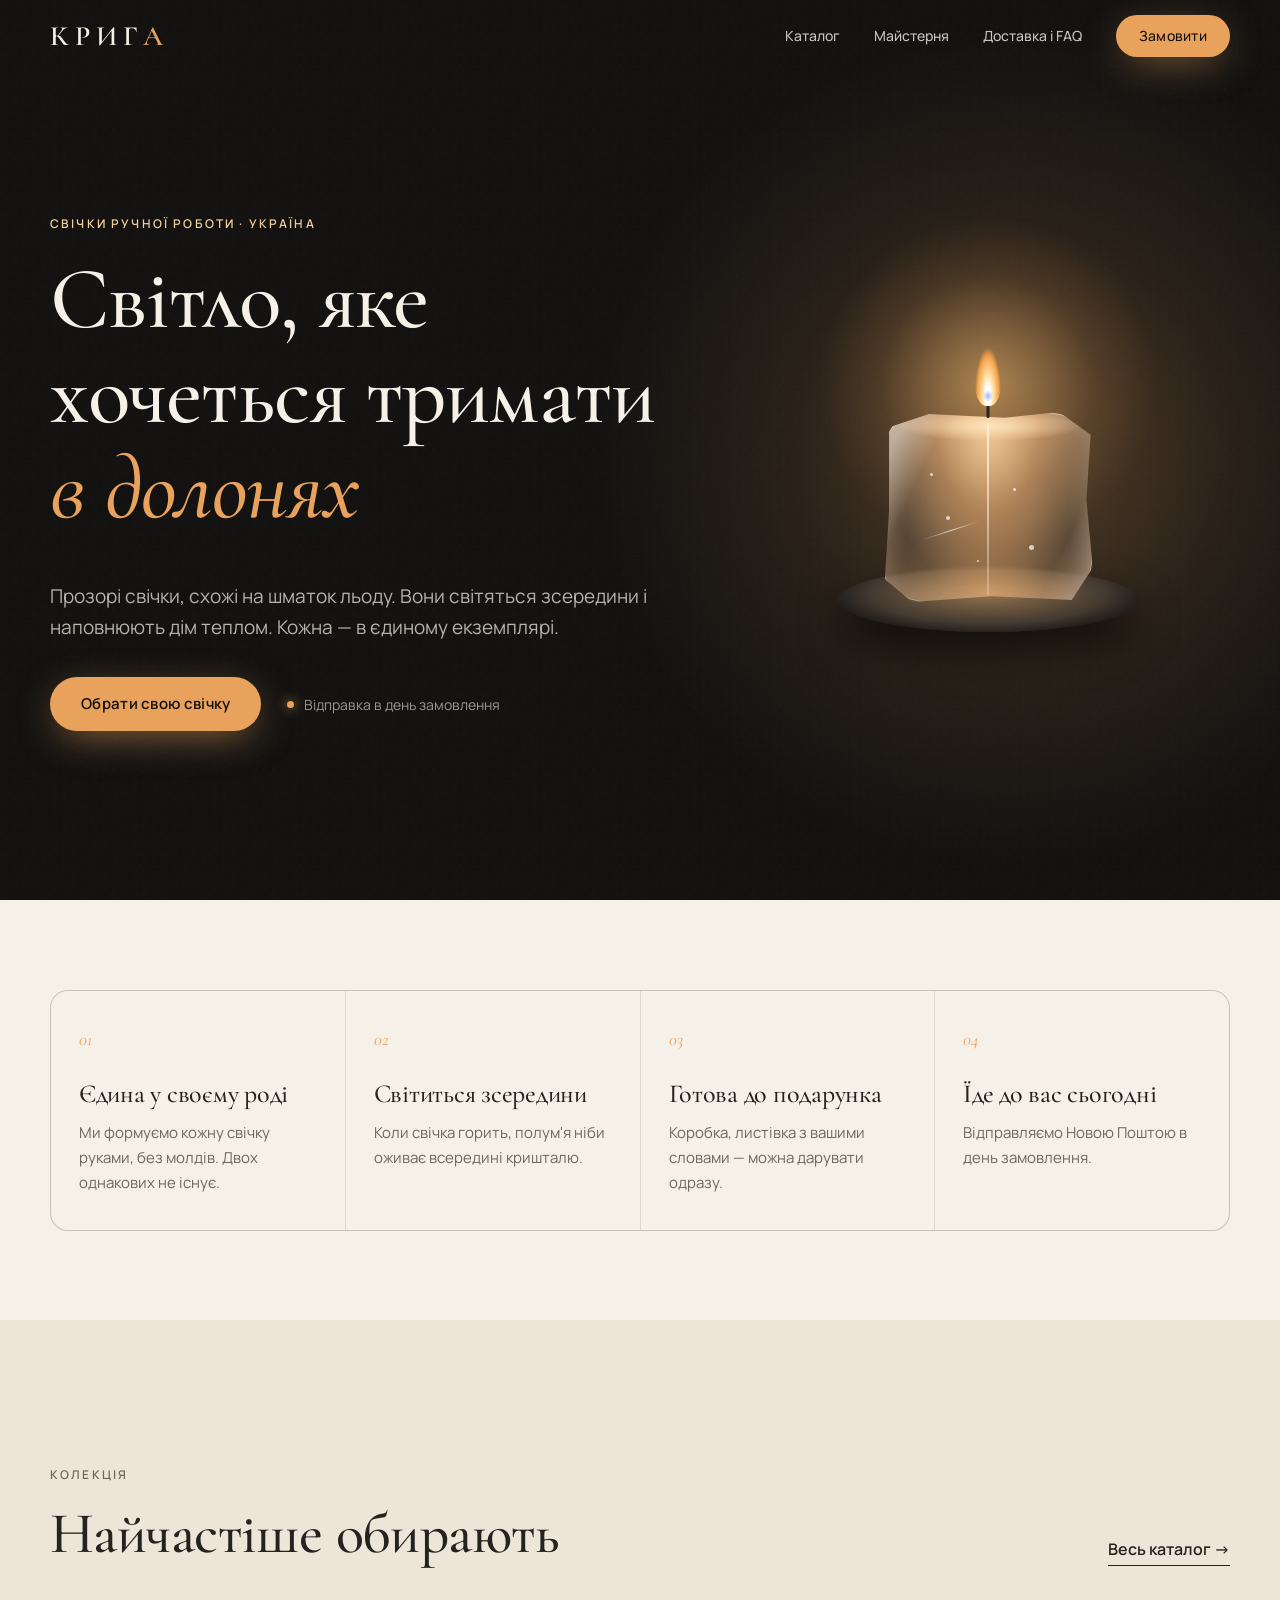
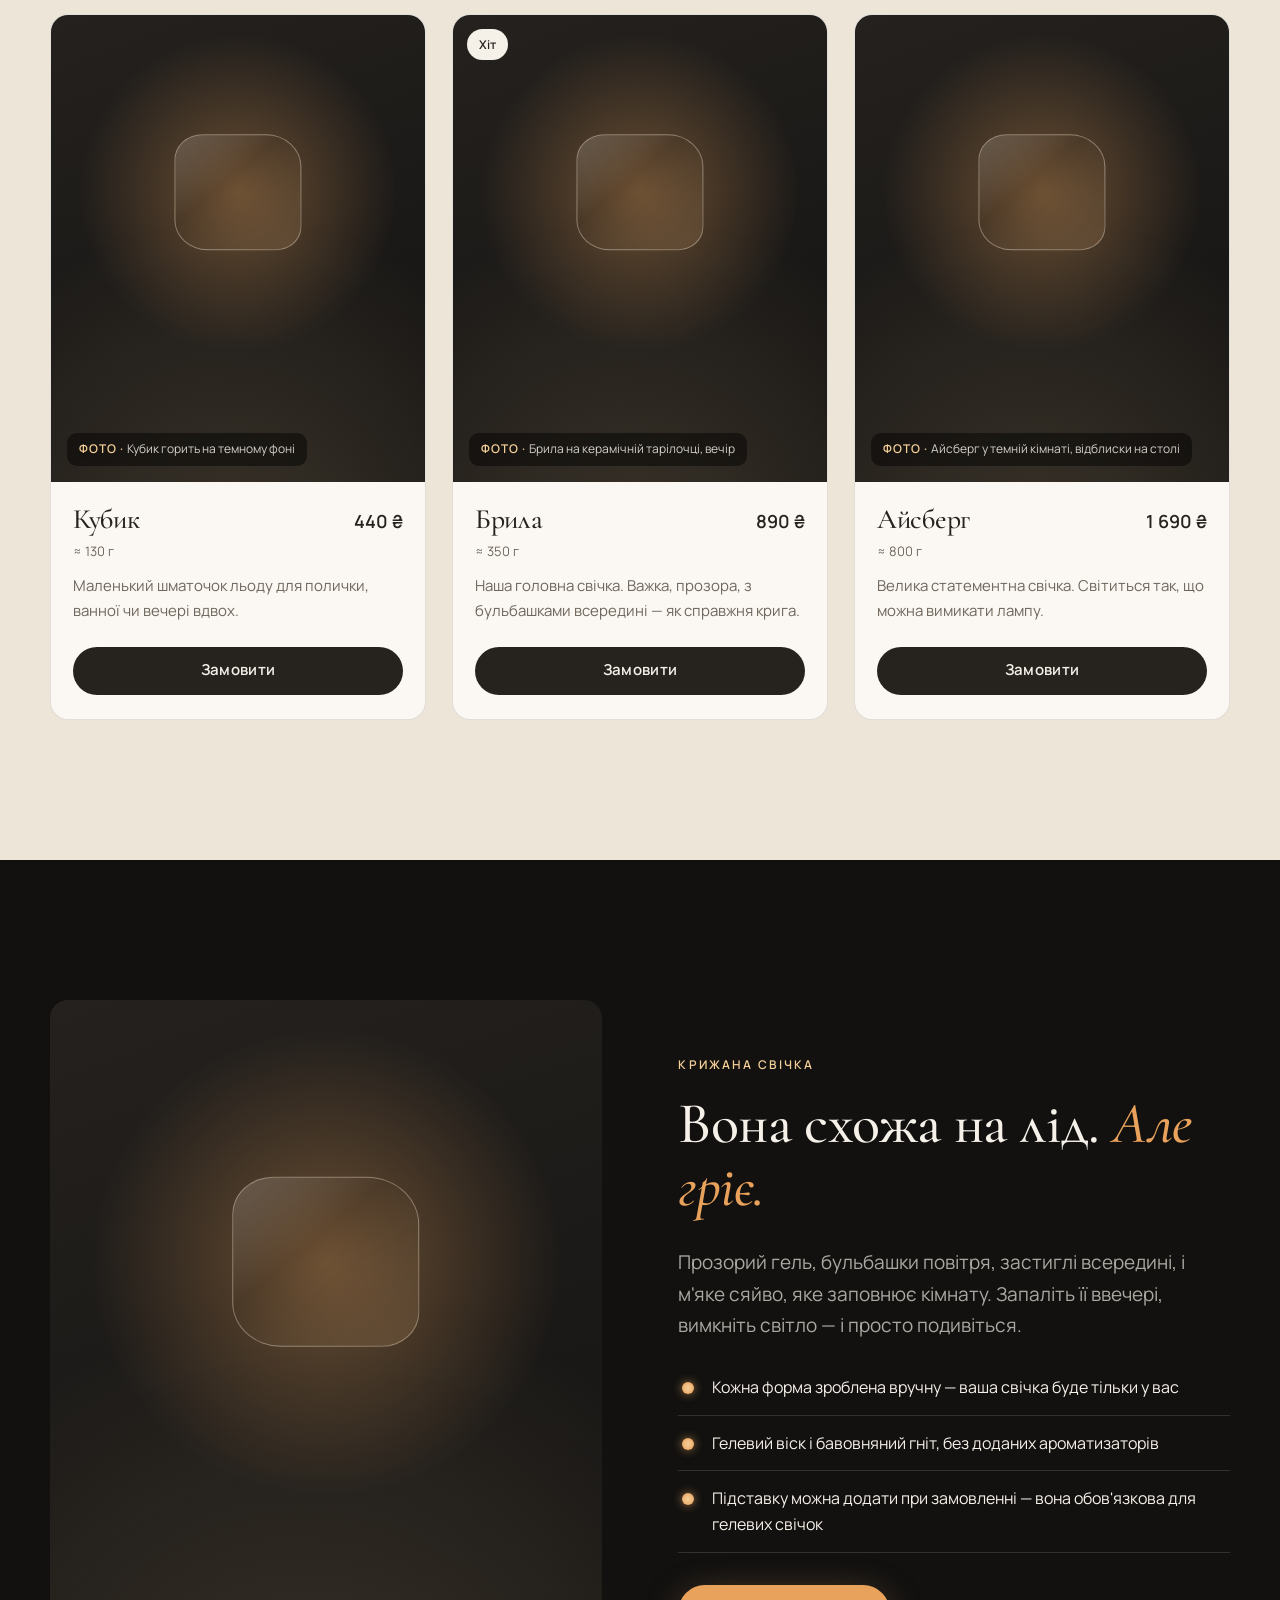
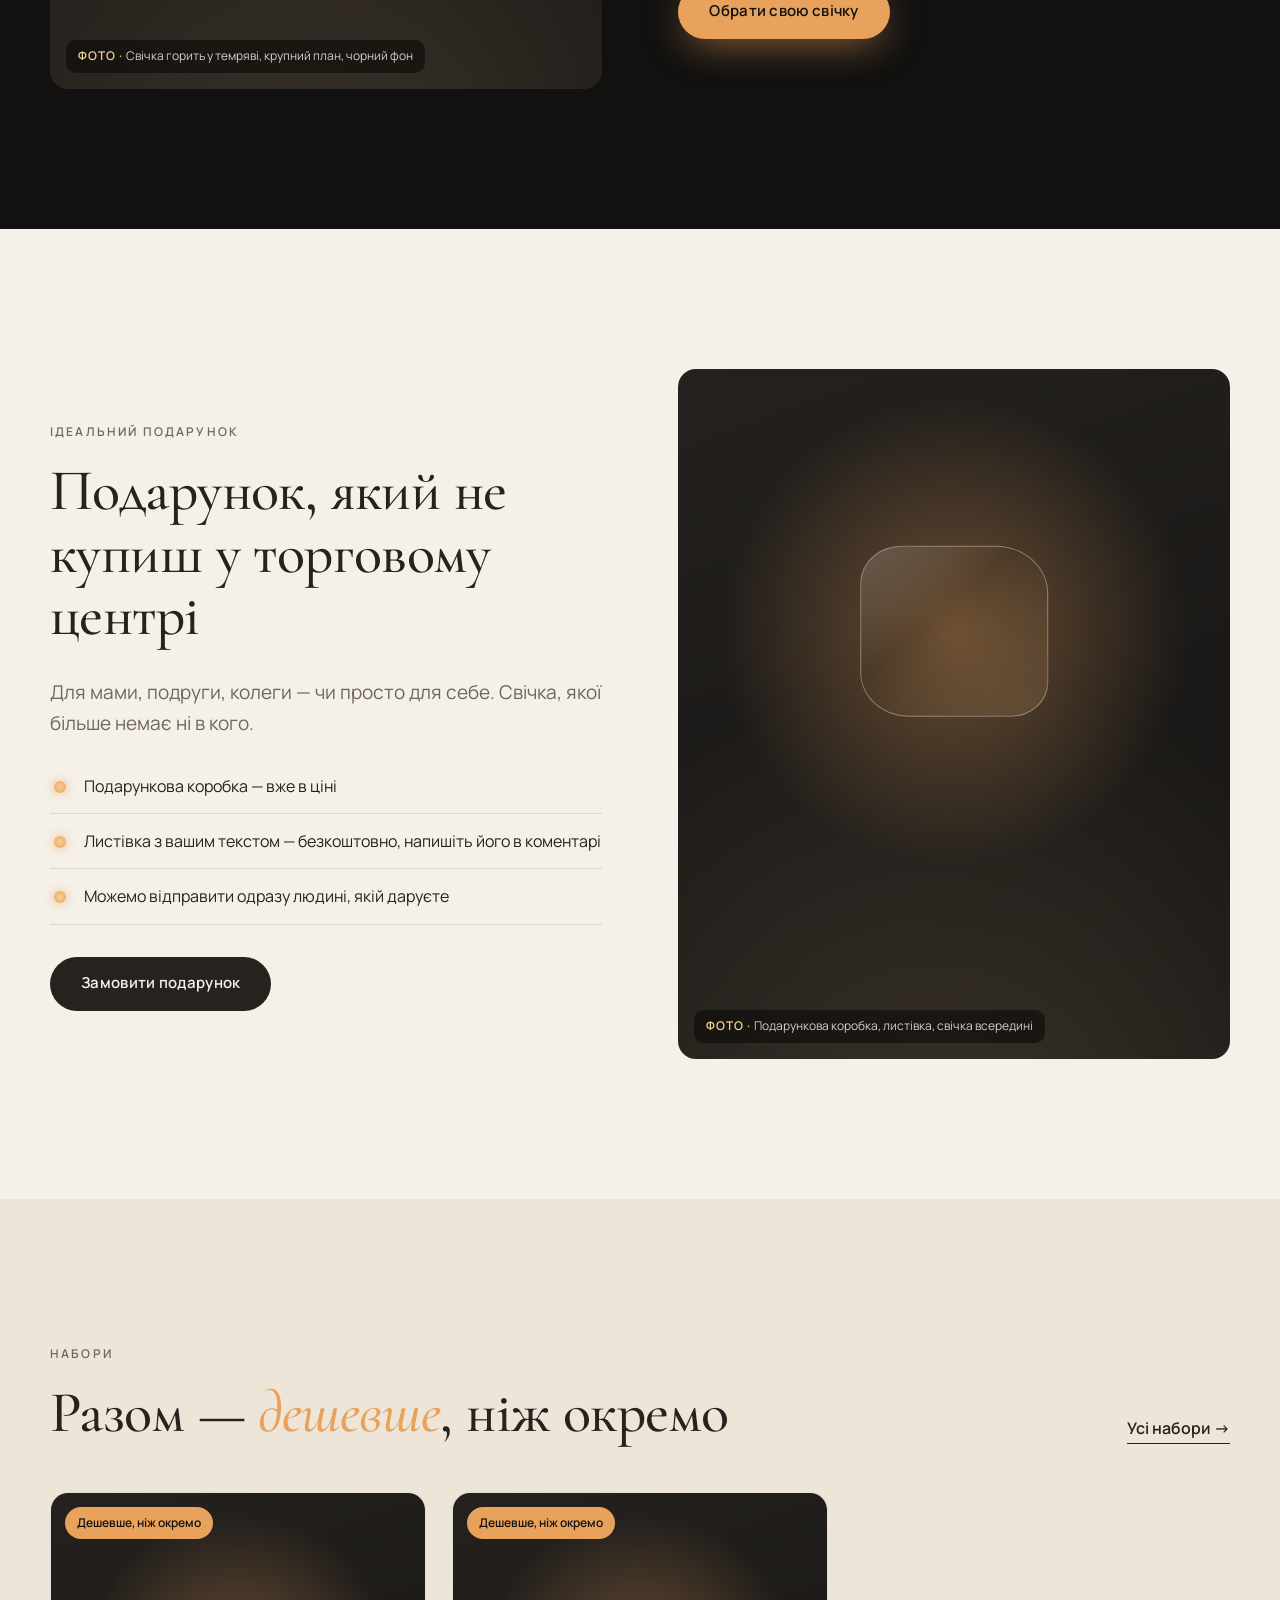
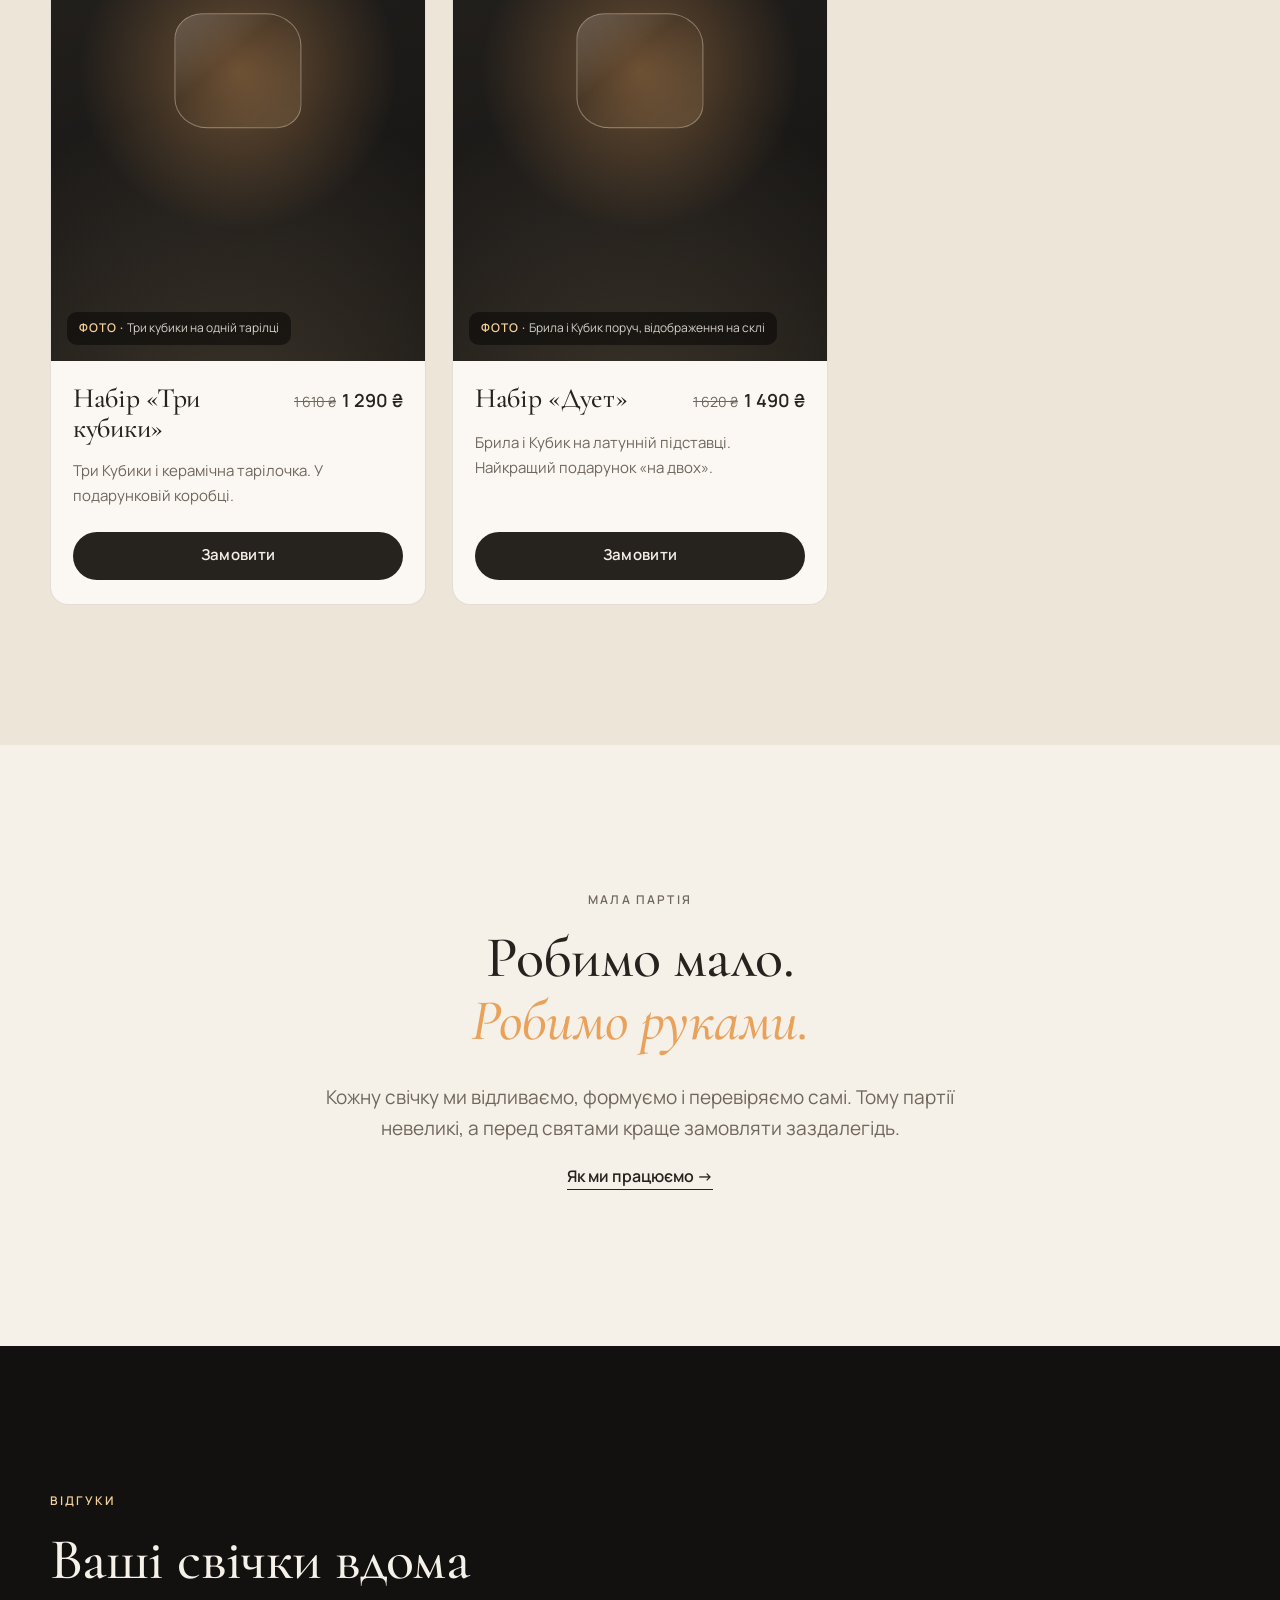
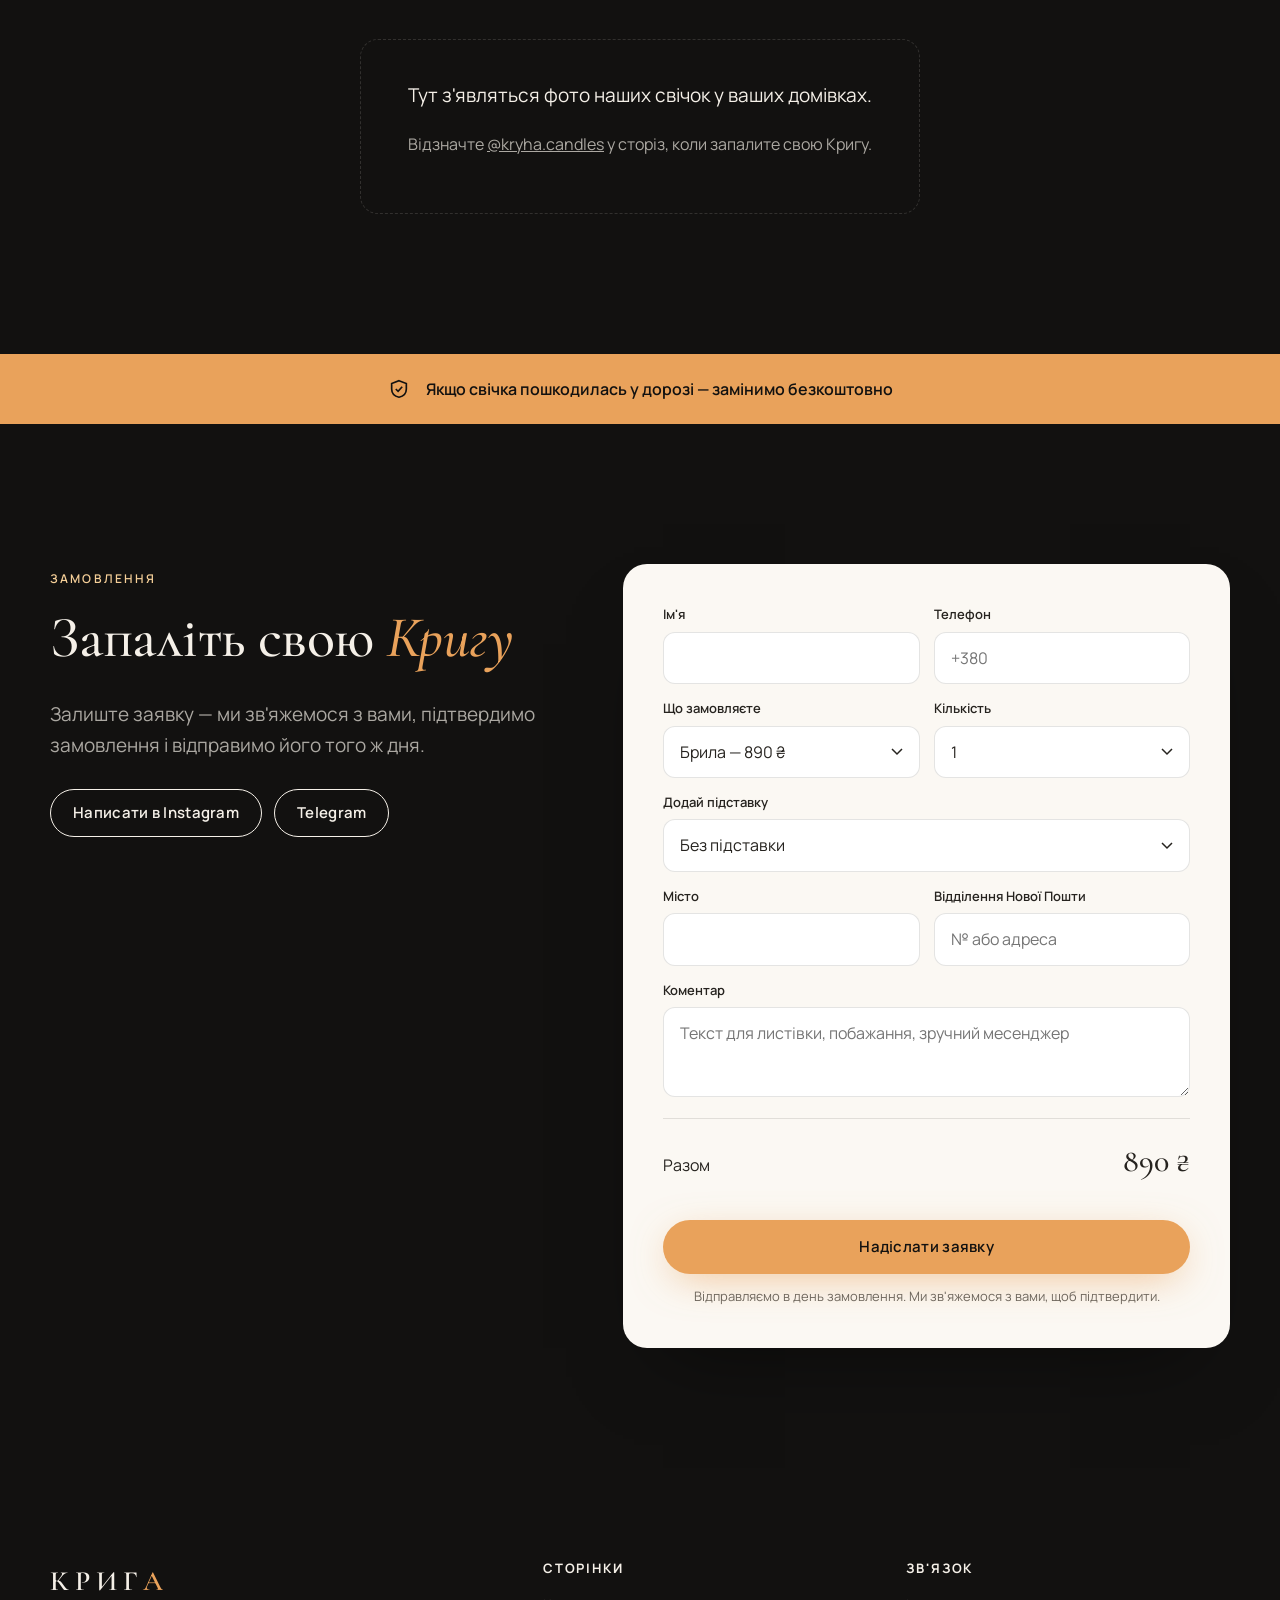
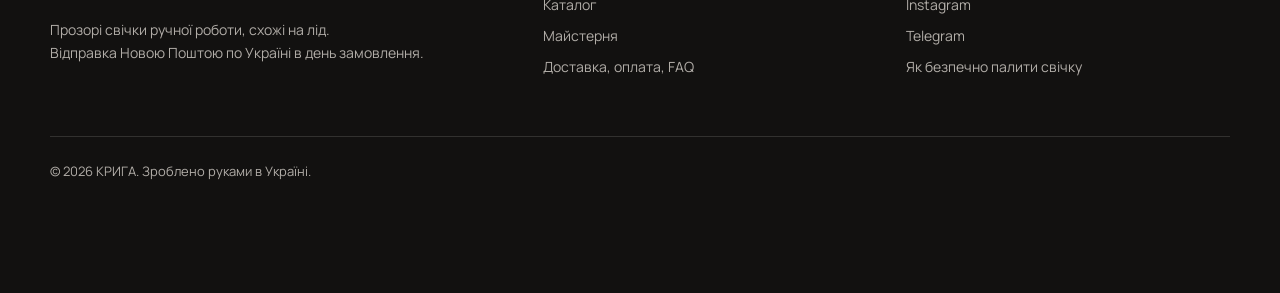
<file: kryha/index.html>
<!doctype html>
<html lang="uk">
<head>
  <meta charset="utf-8">
  <meta name="viewport" content="width=device-width, initial-scale=1, viewport-fit=cover">
  <title>КРИГА — прозорі свічки ручної роботи, схожі на лід</title>
  <meta name="description" content="Гелеві свічки ручної роботи, схожі на шматок льоду. Світяться зсередини, кожна унікальної форми. Подарункове пакування, відправка Новою Поштою в день замовлення.">
  <meta name="theme-color" content="#121110">
  <link rel="canonical" href="https://kryha.com.ua/">
  <meta property="og:type" content="website">
  <meta property="og:locale" content="uk_UA">
  <meta property="og:site_name" content="КРИГА">
  <meta property="og:title" content="КРИГА — світло, яке хочеться тримати в долонях">
  <meta property="og:description" content="Прозорі свічки ручної роботи, схожі на лід. Кожна — в єдиному екземплярі.">
  <meta property="og:image" content="https://kryha.com.ua/img/og.jpg">
  <meta name="twitter:card" content="summary_large_image">
  <link rel="icon" href="data:image/svg+xml,%3Csvg xmlns='http://www.w3.org/2000/svg' viewBox='0 0 32 32'%3E%3Crect width='32' height='32' rx='8' fill='%23121110'/%3E%3Cpath d='M16 5c3 4 4 6 4 9a4 4 0 0 1-8 0c0-3 1-5 4-9z' fill='%23e9a25b'/%3E%3Crect x='8' y='19' width='16' height='9' rx='2' fill='%23f5f0e8' opacity='.85'/%3E%3C/svg%3E">
  <link rel="preconnect" href="https://fonts.googleapis.com">
  <link rel="preconnect" href="https://fonts.gstatic.com" crossorigin>
  <link href="https://fonts.googleapis.com/css2?family=Cormorant+Garamond:ital,wght@0,500;0,600;1,500&family=Manrope:wght@400;500;600&display=swap" rel="stylesheet">
  <link rel="stylesheet" href="css/style.css">
</head>
<body>

<header class="header">
  <div class="wrap header__in">
    <a class="logo" href="index.html" aria-label="КРИГА — на головну">КРИГ<span>А</span></a>
    <button class="burger" type="button" aria-label="Меню" aria-expanded="false"><span></span></button>
    <nav class="nav" aria-label="Головне меню">
      <a href="catalog.html">Каталог</a>
      <a href="about.html">Майстерня</a>
      <a href="delivery.html">Доставка і FAQ</a>
      <a class="btn btn--flame" href="#order">Замовити</a>
    </nav>
  </div>
</header>

<main>

  <!-- 1. HERO -->
  <section class="hero">
    <div class="wrap hero__in">
      <div>
        <span class="eyebrow reveal">Свічки ручної роботи · Україна</span>
        <h1 class="reveal" data-delay="1">Світло, яке хочеться тримати <em>в&nbsp;долонях</em></h1>
        <p class="lead reveal" data-delay="2">Прозорі свічки, схожі на шматок льоду. Вони світяться зсередини і наповнюють дім теплом. Кожна — в єдиному екземплярі.</p>
        <div class="hero__actions reveal" data-delay="3">
          <a class="btn btn--flame" href="catalog.html">Обрати свою свічку</a>
          <span class="hero__note">Відправка в день замовлення</span>
        </div>
      </div>
      <div class="hero__visual" aria-hidden="true">
        <!-- Анімована свічка намальована кодом. Можна замінити на ваше фото або відео. -->
        <div class="ice">
          <div class="ice__glow"></div>
          <div class="ice__plate"></div>
          <div class="ice__block"><i></i><i></i><i></i><i></i><i></i><i></i></div>
          <div class="ice__wick"></div>
          <div class="ice__flame"></div>
        </div>
      </div>
    </div>
  </section>

  <!-- 2. ПЕРЕВАГИ -->
  <section class="section section--tight">
    <div class="wrap">
      <div class="features">
        <div class="feature reveal">
          <span class="feature__num">01</span>
          <h3>Єдина у своєму роді</h3>
          <p>Ми формуємо кожну свічку руками, без молдів. Двох однакових не існує.</p>
        </div>
        <div class="feature reveal" data-delay="1">
          <span class="feature__num">02</span>
          <h3>Світиться зсередини</h3>
          <p>Коли свічка горить, полум'я ніби оживає всередині кришталю.</p>
        </div>
        <div class="feature reveal" data-delay="2">
          <span class="feature__num">03</span>
          <h3>Готова до подарунка</h3>
          <p>Коробка, листівка з вашими словами — можна дарувати одразу.</p>
        </div>
        <div class="feature reveal" data-delay="3">
          <span class="feature__num">04</span>
          <h3>Їде до вас сьогодні</h3>
          <p>Відправляємо Новою Поштою в день замовлення.</p>
        </div>
      </div>
    </div>
  </section>

  <!-- 3. ХІТИ -->
  <section class="section section--sand">
    <div class="wrap">
      <div class="section__head">
        <div>
          <span class="eyebrow">Колекція</span>
          <h2>Найчастіше обирають</h2>
        </div>
        <a class="link-arrow" href="catalog.html">Весь каталог →</a>
      </div>
      <div class="grid" data-products="featured"></div>
    </div>
  </section>

  <!-- 4. ПРО ПРОДУКТ -->
  <section class="section section--dark">
    <div class="wrap split">
      <div class="split__media reveal">
        <div class="ph" role="img" aria-label="Крижана свічка горить у темряві"><span>Свічка горить у темряві, крупний план, чорний фон</span></div>
      </div>
      <div class="reveal" data-delay="1">
        <span class="eyebrow">Крижана свічка</span>
        <h2>Вона схожа на лід. <em>Але гріє.</em></h2>
        <p class="lead">Прозорий гель, бульбашки повітря, застиглі всередині, і м'яке сяйво, яке заповнює кімнату. Запаліть її ввечері, вимкніть світло — і просто подивіться.</p>
        <ul class="ticks">
          <li>Кожна форма зроблена вручну — ваша свічка буде тільки у вас</li>
          <li>Гелевий віск і бавовняний гніт, без доданих ароматизаторів</li>
          <li>Підставку можна додати при замовленні — вона обов'язкова для гелевих свічок</li>
        </ul>
        <a class="btn btn--flame" href="catalog.html">Обрати свою свічку</a>
      </div>
    </div>
  </section>

  <!-- 5. ПОДАРУНОК -->
  <section class="section">
    <div class="wrap split split--rev">
      <div class="split__media reveal">
        <div class="ph" role="img" aria-label="Подарункове пакування"><span>Подарункова коробка, листівка, свічка всередині</span></div>
      </div>
      <div class="reveal" data-delay="1">
        <span class="eyebrow">Ідеальний подарунок</span>
        <h2>Подарунок, який не купиш у торговому центрі</h2>
        <p class="lead">Для мами, подруги, колеги — чи просто для себе. Свічка, якої більше немає ні в кого.</p>
        <ul class="ticks">
          <li>Подарункова коробка — вже в ціні</li>
          <li>Листівка з вашим текстом — безкоштовно, напишіть його в коментарі</li>
          <li>Можемо відправити одразу людині, якій даруєте</li>
        </ul>
        <a class="btn btn--dark" href="#order">Замовити подарунок</a>
      </div>
    </div>
  </section>

  <!-- 6. НАБОРИ (апсейл) -->
  <section class="section section--sand">
    <div class="wrap">
      <div class="section__head">
        <div>
          <span class="eyebrow">Набори</span>
          <h2>Разом — <em>дешевше</em>, ніж окремо</h2>
        </div>
        <a class="link-arrow" href="catalog.html">Усі набори →</a>
      </div>
      <div class="grid" data-products="sets"></div>
    </div>
  </section>

  <!-- 7. МАЛА ПАРТІЯ -->
  <section class="section">
    <div class="wrap center">
      <span class="eyebrow reveal">Мала партія</span>
      <h2 class="reveal" data-delay="1">Робимо мало.<br><em>Робимо руками.</em></h2>
      <p class="lead reveal" data-delay="2">Кожну свічку ми відливаємо, формуємо і перевіряємо самі. Тому партії невеликі, а перед святами краще замовляти заздалегідь.</p>
      <p class="reveal" data-delay="3"><a class="link-arrow" href="about.html">Як ми працюємо →</a></p>
    </div>
  </section>

  <!-- 8. ВІДГУКИ -->
  <section class="section section--dark">
    <div class="wrap">
      <div class="section__head">
        <div>
          <span class="eyebrow">Відгуки</span>
          <h2>Ваші свічки вдома</h2>
        </div>
      </div>
      <!-- Відгуки додаються у файлі js/products.js (KRYHA_REVIEWS) -->
      <div data-reviews></div>
    </div>
  </section>

  <!-- 9. ГАРАНТІЯ -->
  <div class="guarantee">
    <svg width="22" height="22" viewBox="0 0 24 24" fill="none" stroke="currentColor" stroke-width="1.8" aria-hidden="true"><path d="M12 3l8 3v6c0 5-3.5 8-8 9-4.5-1-8-4-8-9V6l8-3z"/><path d="M8.5 12l2.5 2.5 4.5-5"/></svg>
    Якщо свічка пошкодилась у дорозі — замінимо безкоштовно
  </div>

  <!-- 10. ЗАМОВЛЕННЯ -->
  <section class="section section--dark" id="order">
    <div class="wrap order">
      <div class="reveal">
        <span class="eyebrow">Замовлення</span>
        <h2>Запаліть свою <em>Кригу</em></h2>
        <p class="lead">Залиште заявку — ми зв'яжемося з вами, підтвердимо замовлення і відправимо його того ж дня.</p>
        <div class="order__contacts">
          <a class="btn btn--ghost" data-link="instagram" href="#" target="_blank" rel="noopener">Написати в Instagram</a>
          <a class="btn btn--ghost" data-link="telegram" href="#" target="_blank" rel="noopener">Telegram</a>
        </div>
      </div>
      <div class="reveal" data-delay="1" data-order></div>
    </div>
  </section>

</main>

<footer class="footer">
  <div class="wrap">
    <div class="footer__in">
      <div>
        <a class="logo" href="index.html">КРИГ<span>А</span></a>
        <p>Прозорі свічки ручної роботи, схожі на лід.<br>Відправка Новою Поштою по Україні в день замовлення.</p>
      </div>
      <div>
        <h4>Сторінки</h4>
        <ul>
          <li><a href="catalog.html">Каталог</a></li>
          <li><a href="about.html">Майстерня</a></li>
          <li><a href="delivery.html">Доставка, оплата, FAQ</a></li>
        </ul>
      </div>
      <div>
        <h4>Зв'язок</h4>
        <ul>
          <li><a data-link="instagram" href="#" target="_blank" rel="noopener">Instagram</a></li>
          <li><a data-link="telegram" href="#" target="_blank" rel="noopener">Telegram</a></li>
          <li><a href="delivery.html#safety">Як безпечно палити свічку</a></li>
        </ul>
      </div>
    </div>
    <div class="footer__bottom">© <span data-year></span> КРИГА. Зроблено руками в Україні.</div>
  </div>
</footer>

<div class="sticky-cta is-hidden"><a class="btn btn--flame" href="#order">Замовити</a></div>

<script src="js/config.js"></script>
<script src="js/products.js"></script>
<script src="js/main.js"></script>
</body>
</html>
</file>
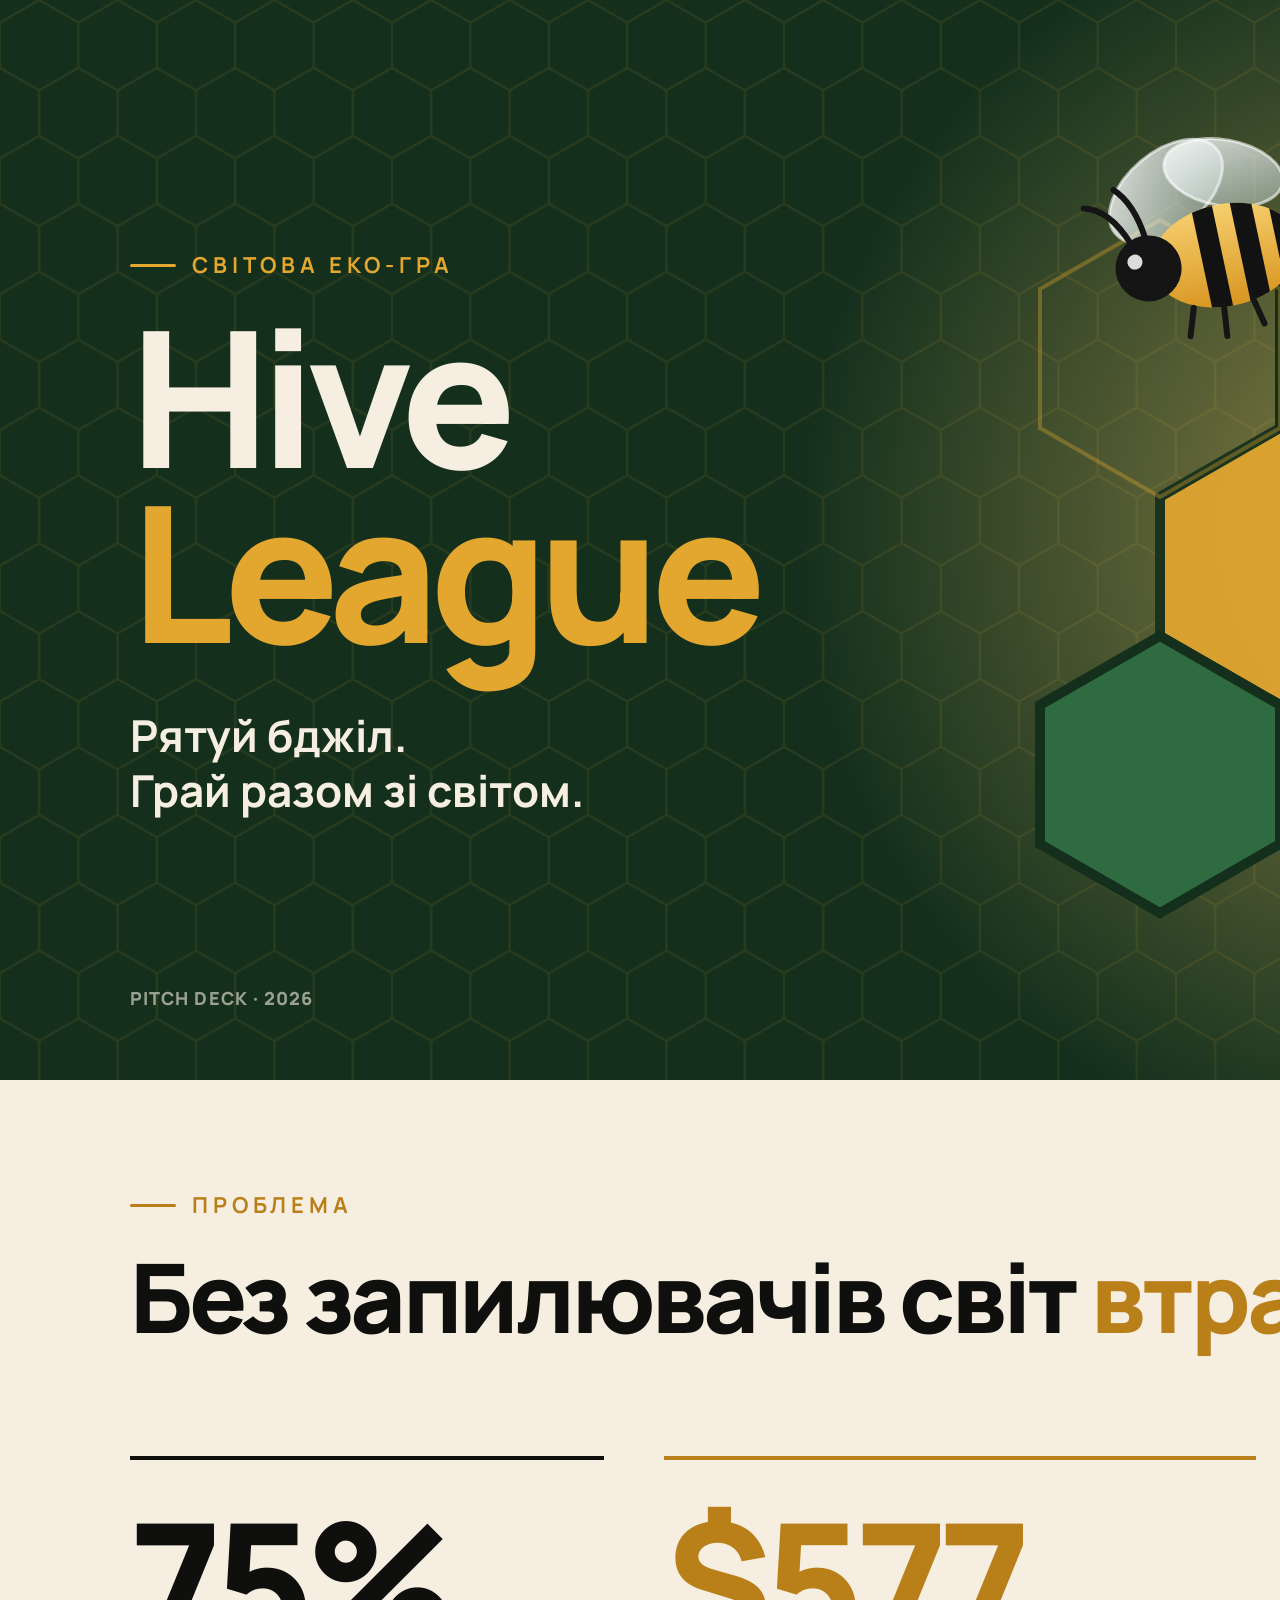
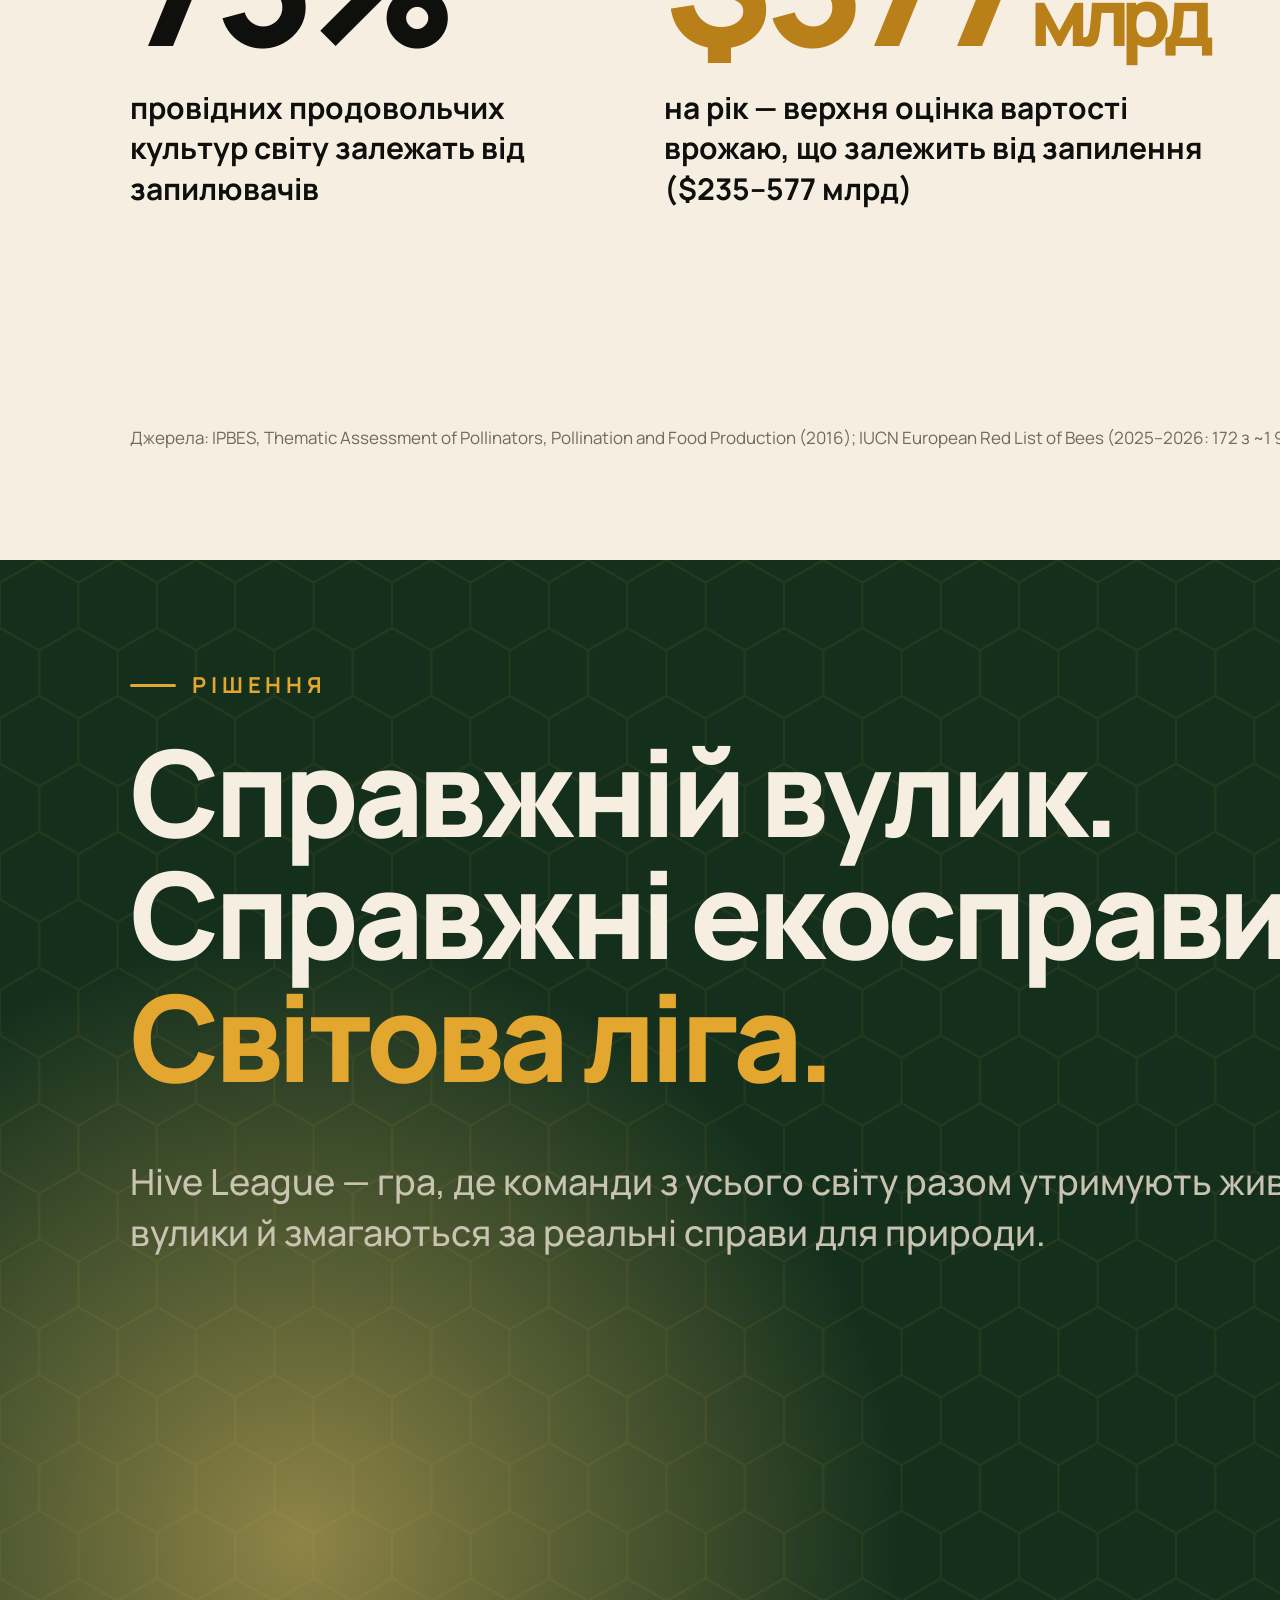
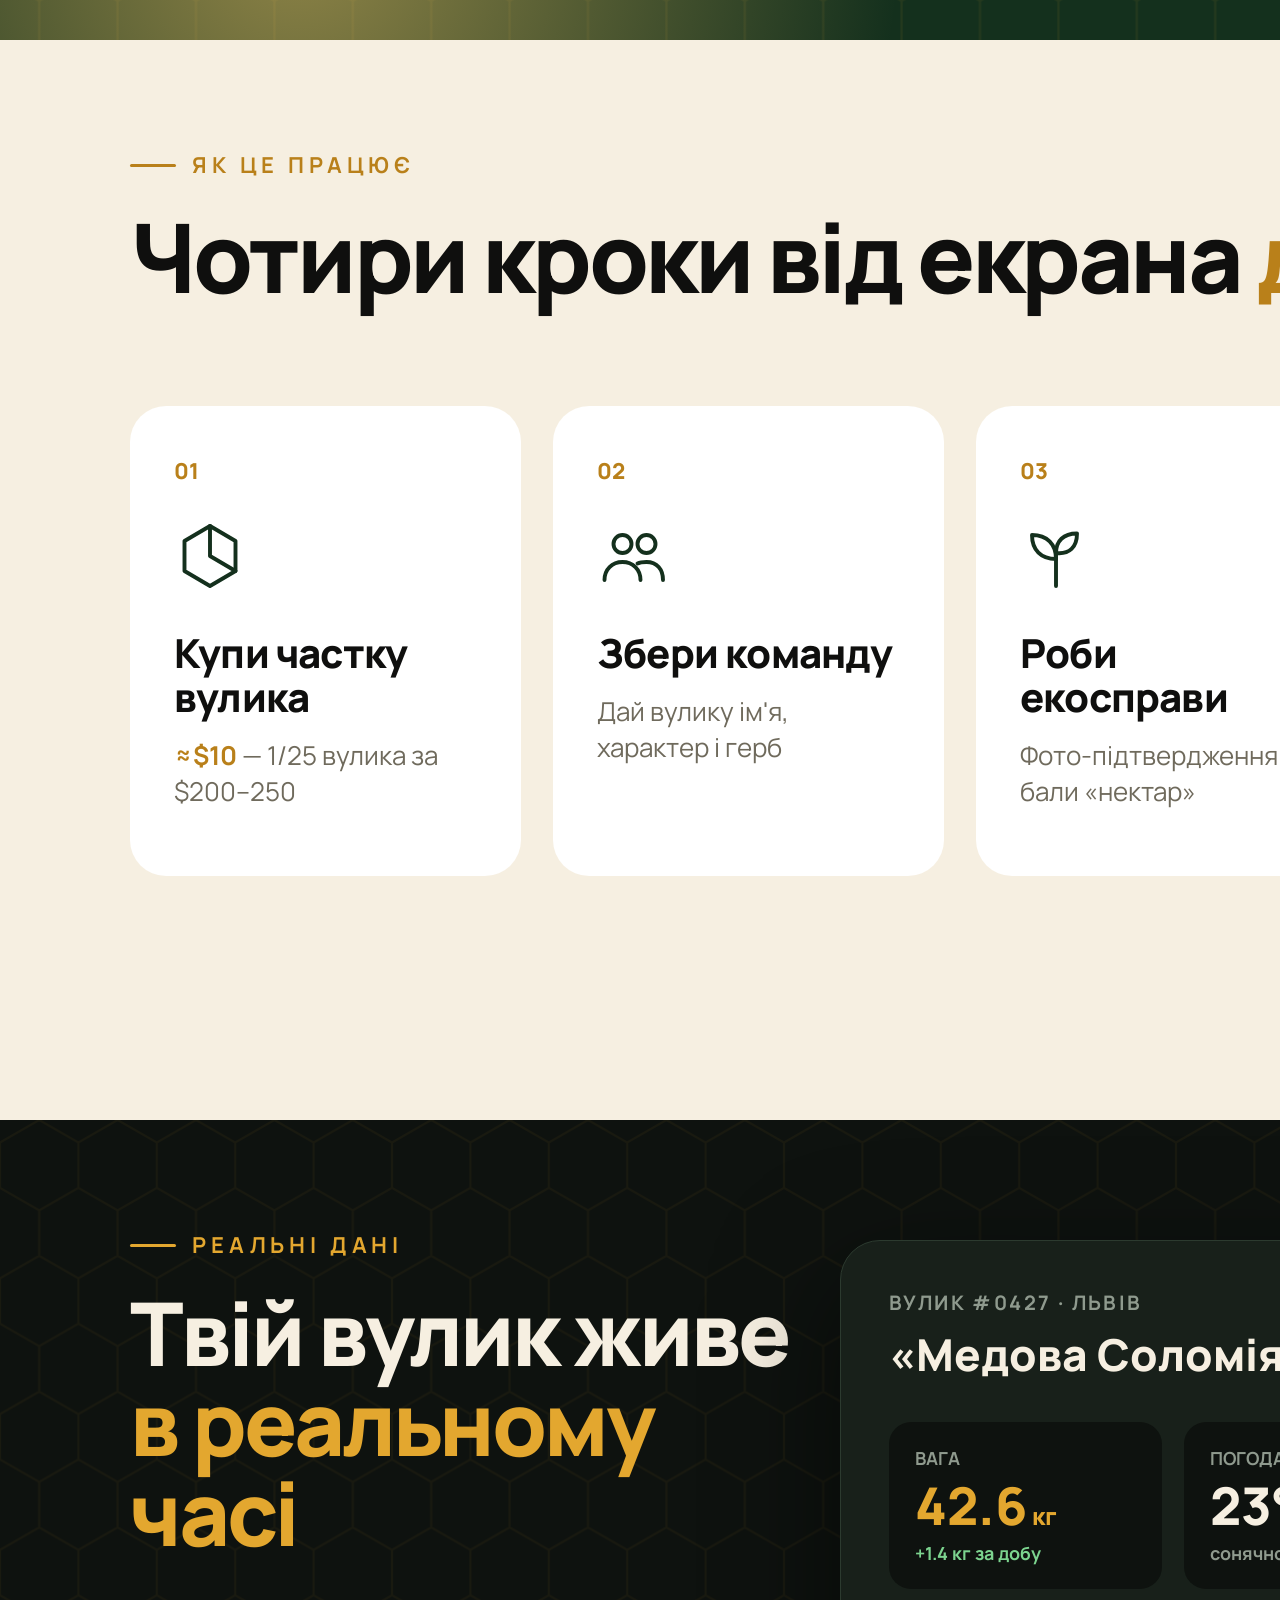
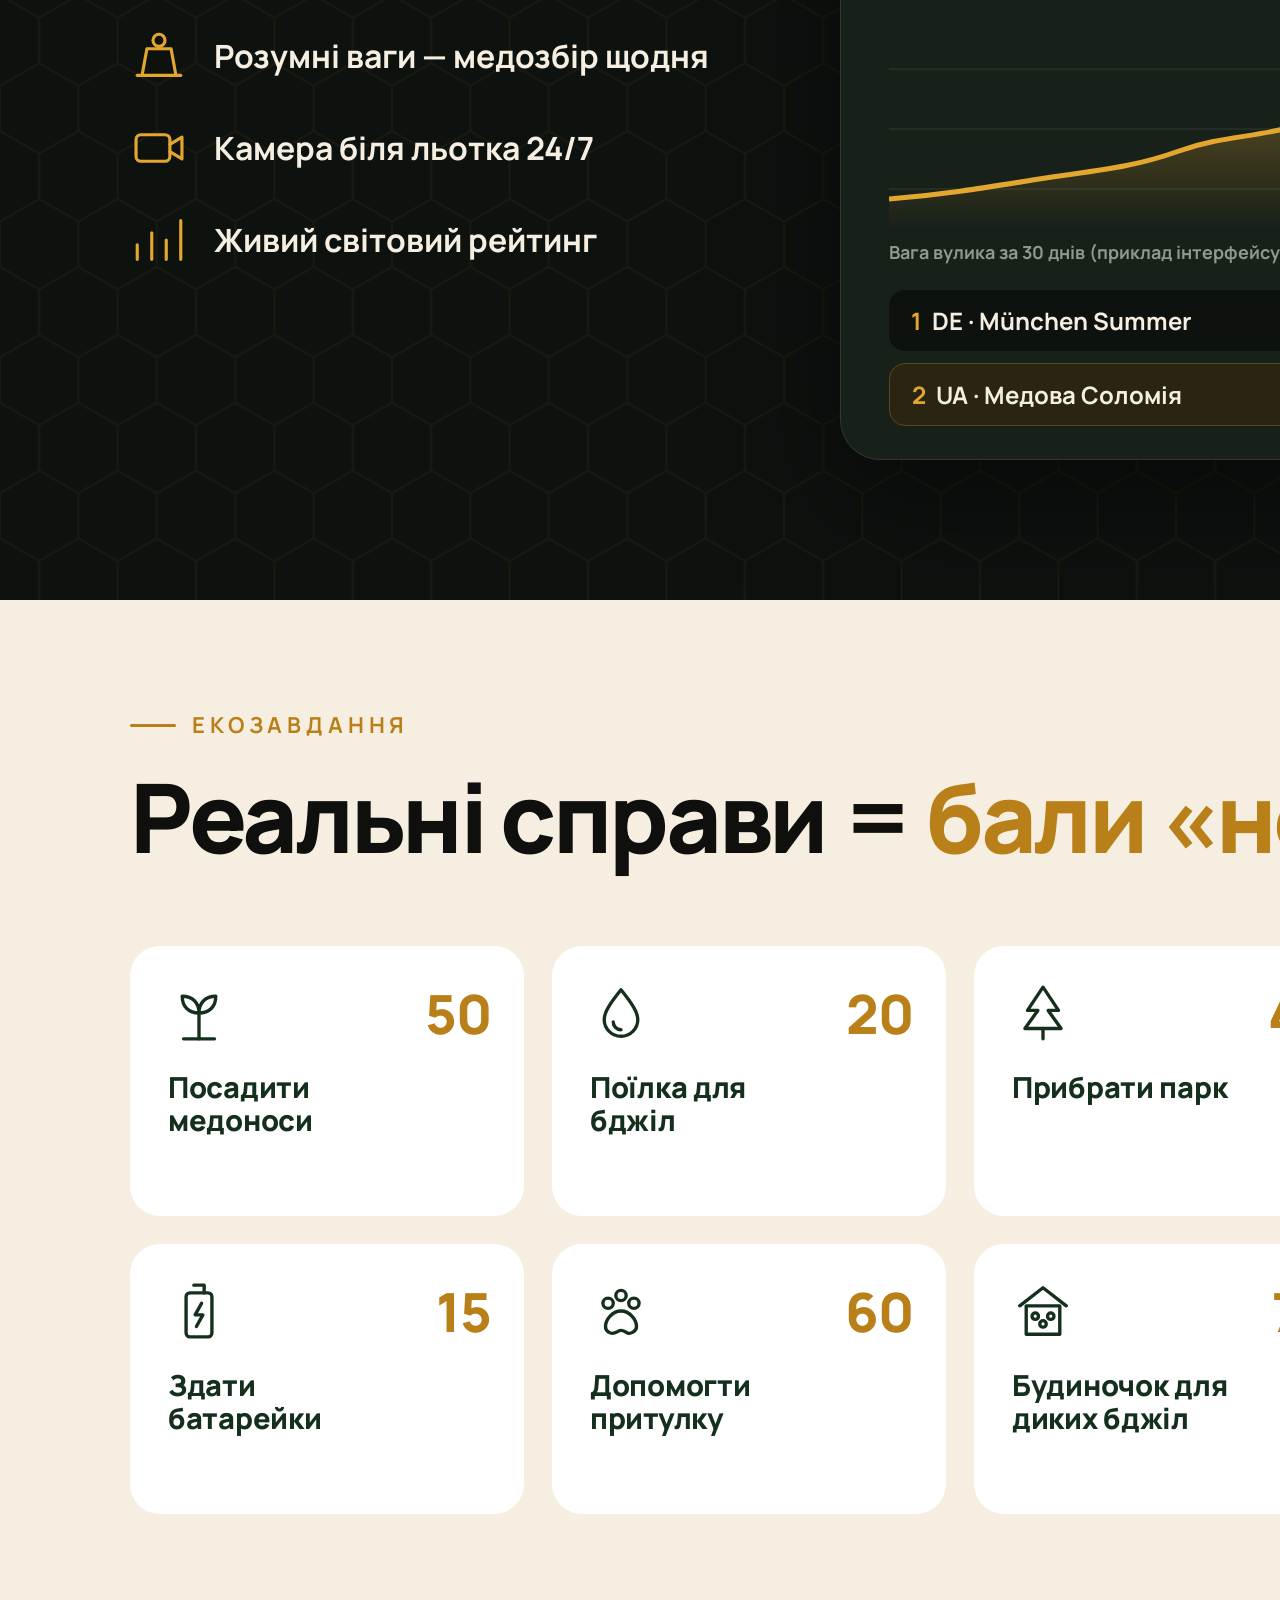
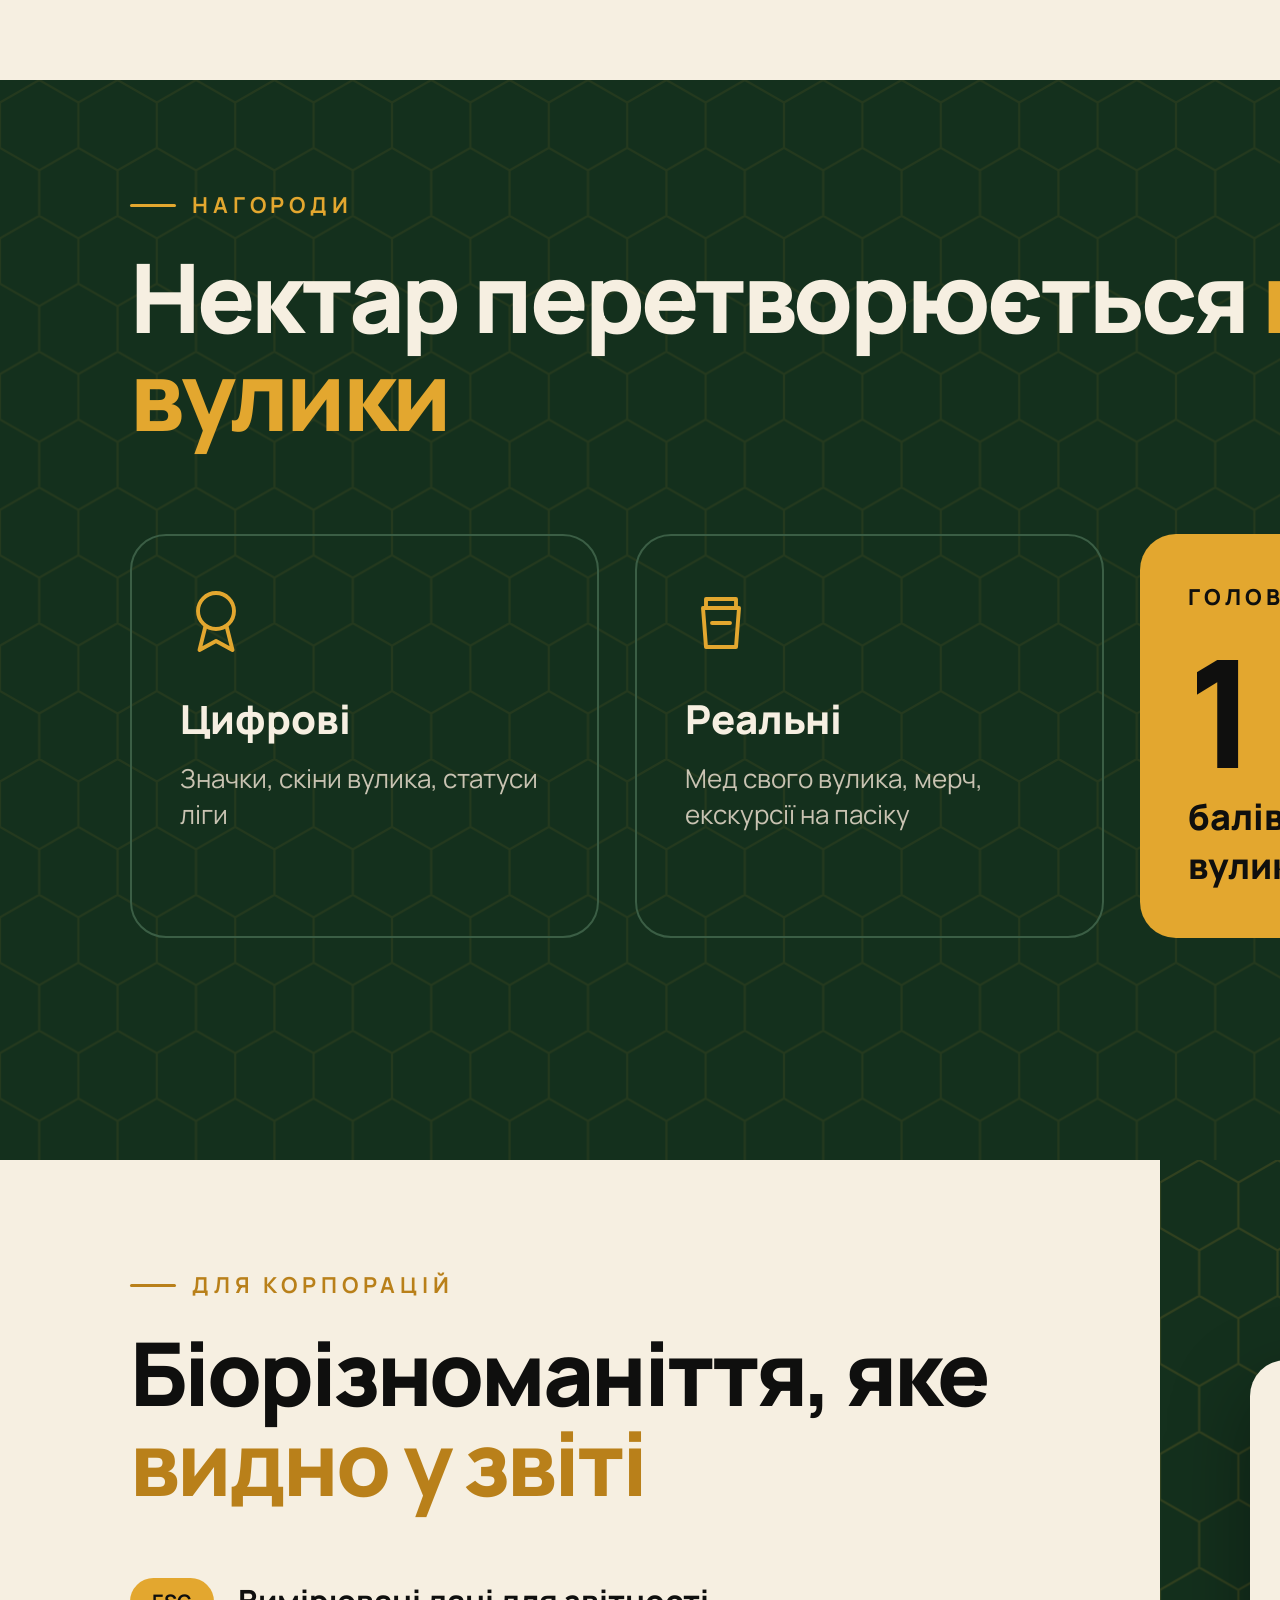
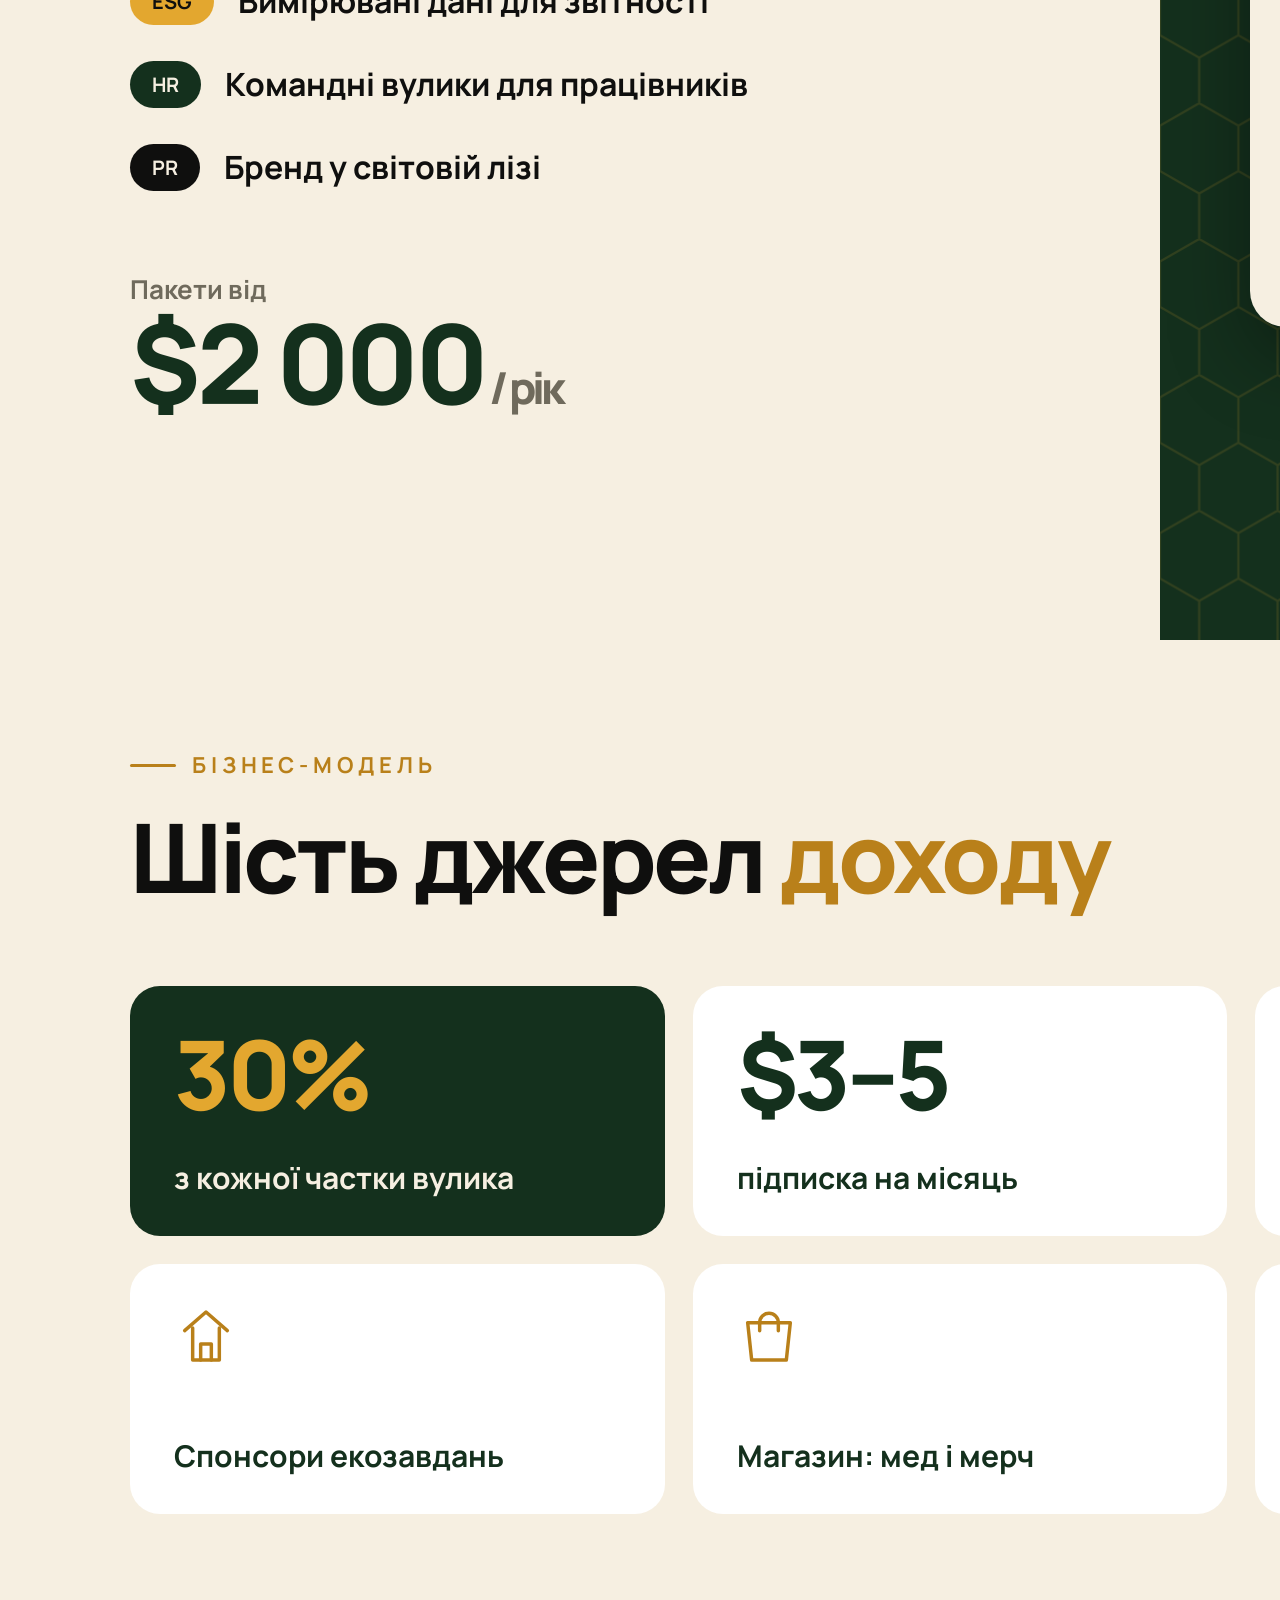
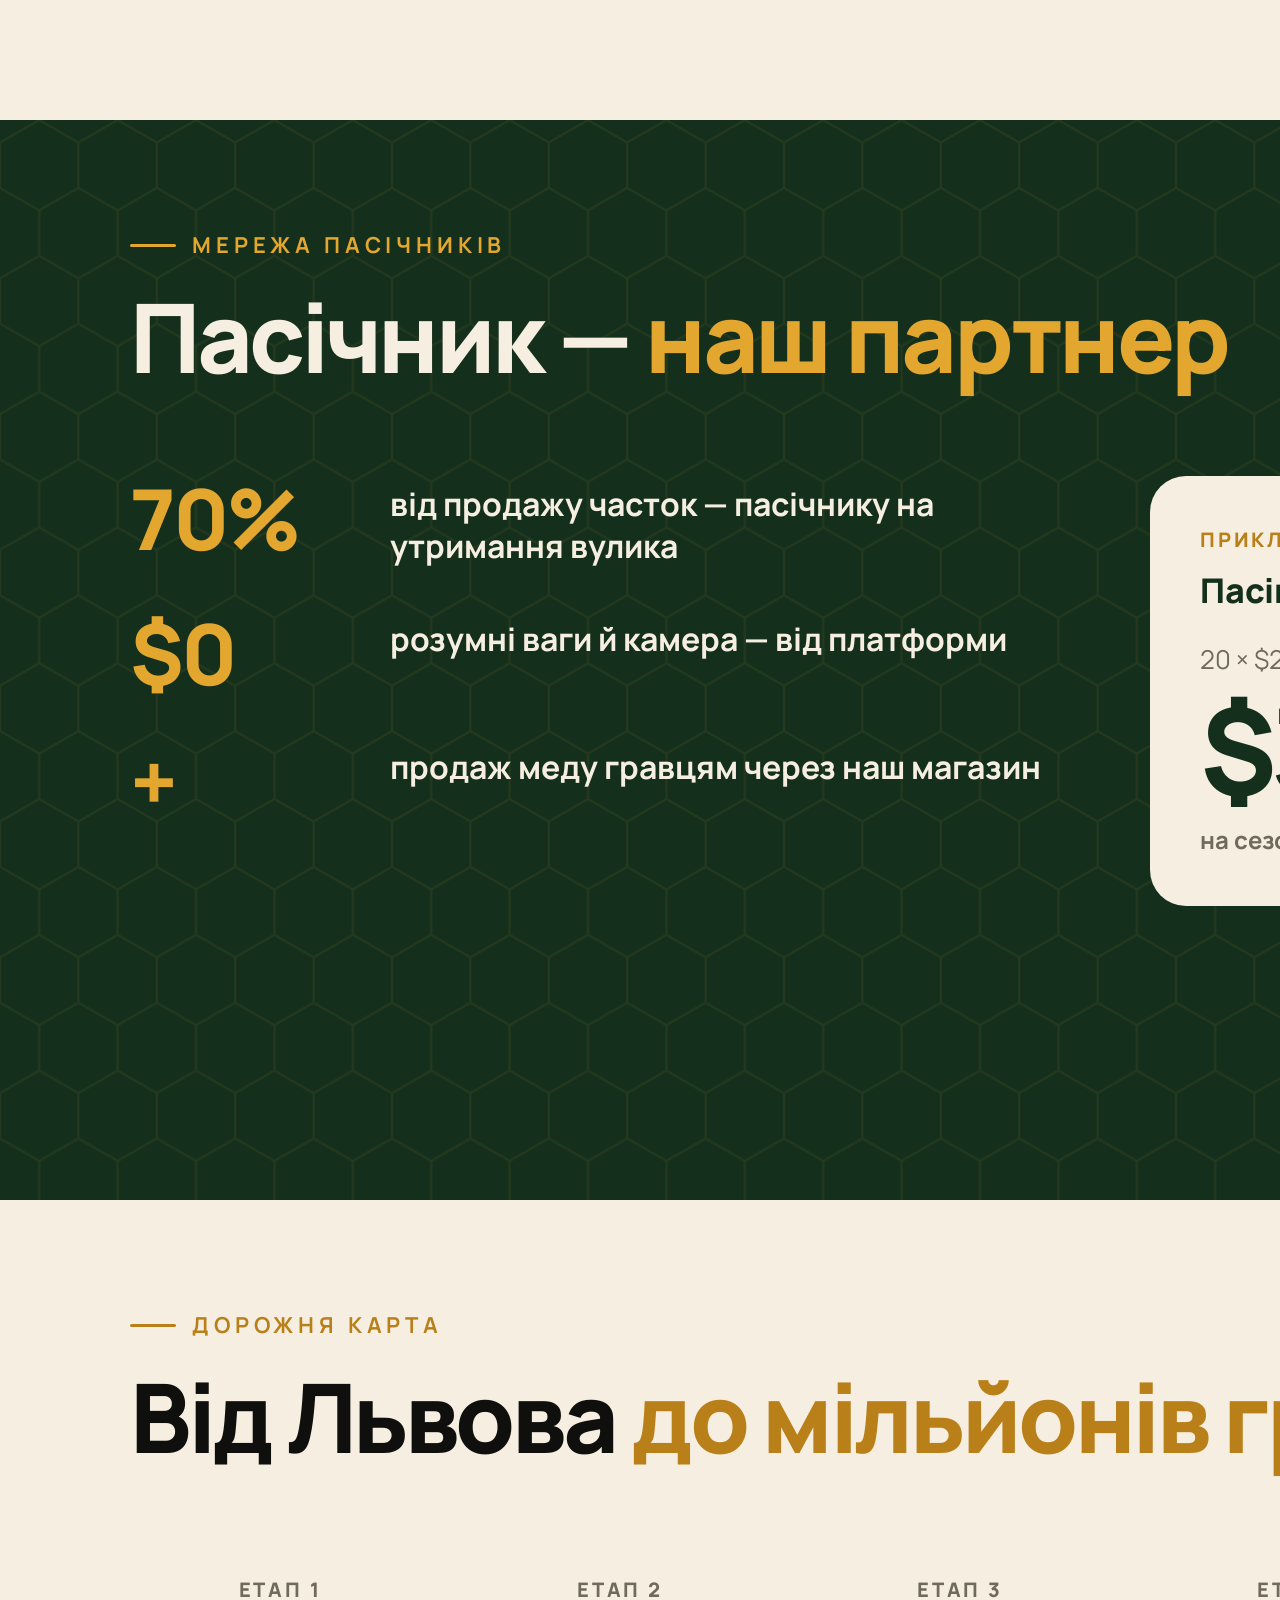
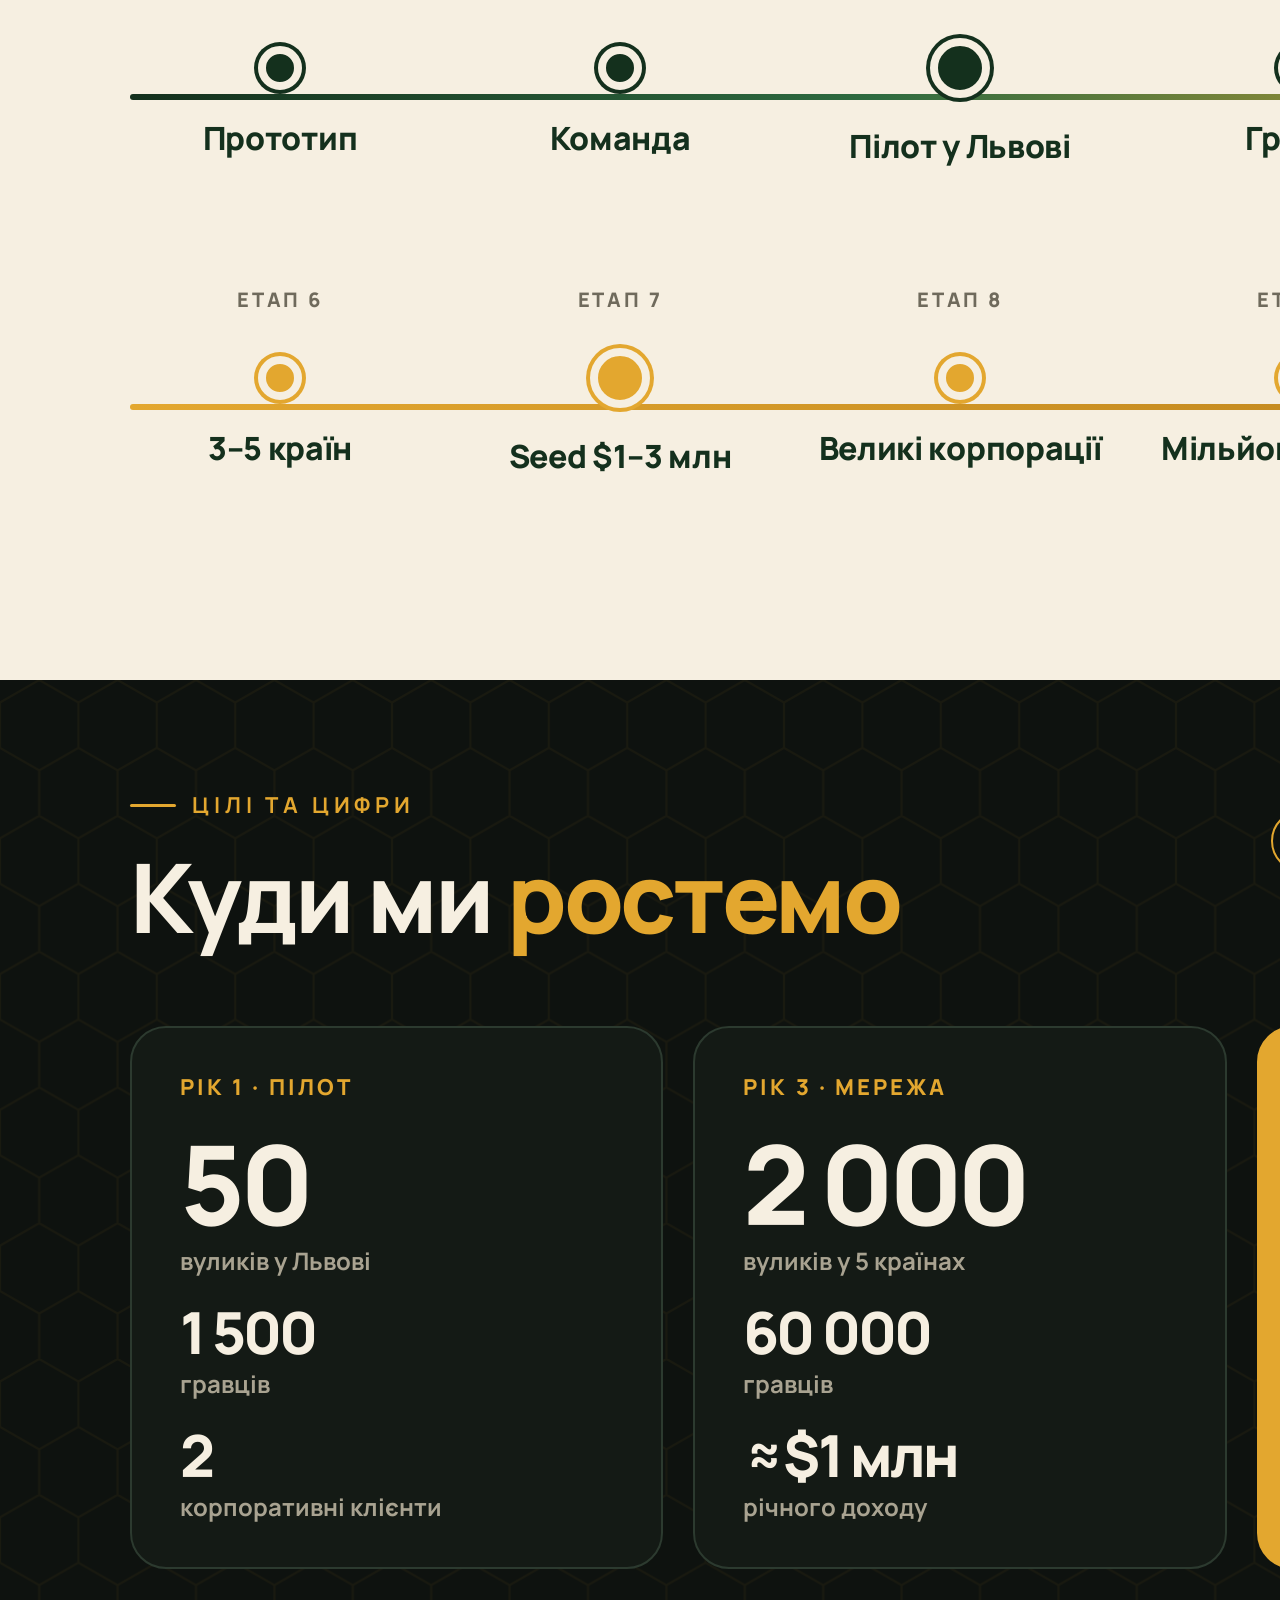
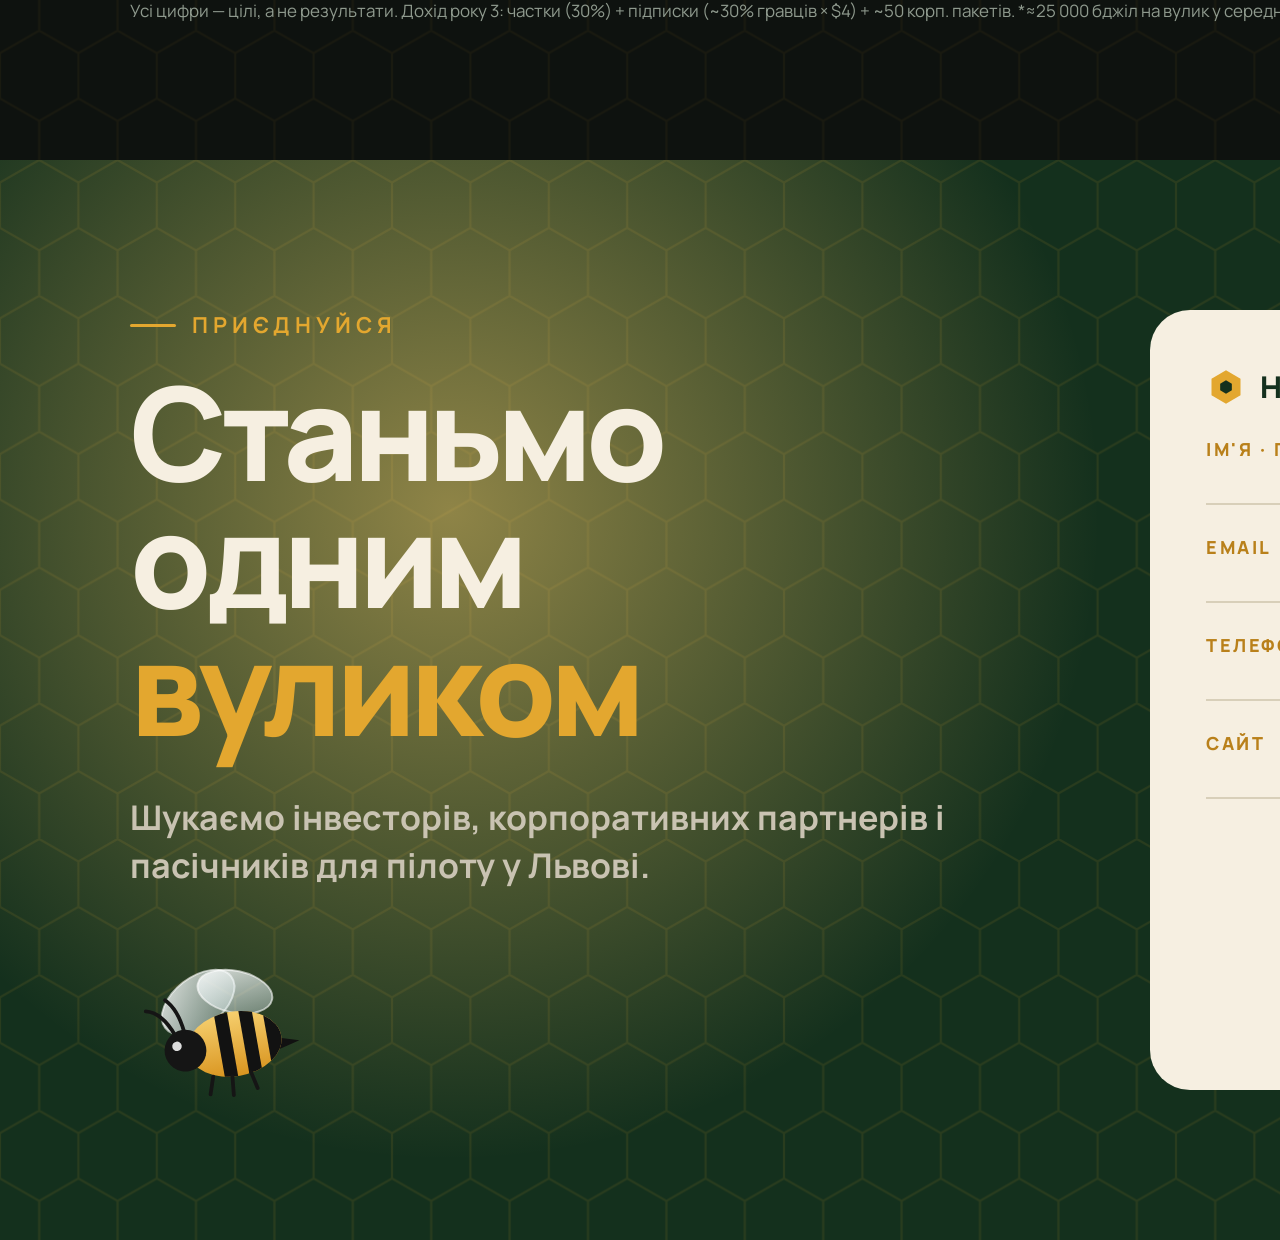
<file: hive-league-deck/deck.html>
<!doctype html>
<html lang="uk">
<head>
<meta charset="utf-8">
<title>Hive League — Pitch Deck</title>
<style>
@font-face{font-family:M;src:url(fonts/manrope-400.ttf);font-weight:400}
@font-face{font-family:M;src:url(fonts/manrope-500.ttf);font-weight:500}
@font-face{font-family:M;src:url(fonts/manrope-700.ttf);font-weight:700}
@font-face{font-family:M;src:url(fonts/manrope-800.ttf);font-weight:800}
:root{
  --g:#14301D; --g2:#1F4A2C; --g3:#2E6B40;
  --h:#E3A72F; --h2:#F3C969; --hd:#B9801A;
  --c:#F6EFE1; --c2:#ECE2CC; --ink:#0F0F0E; --mut:#6F6A5C;
}
*{box-sizing:border-box;margin:0;padding:0}
@page{size:1920px 1080px;margin:0}
html,body{background:#222}
body{font-family:M,Inter,sans-serif;color:var(--ink);-webkit-font-smoothing:antialiased}
.slide{width:1920px;height:1080px;position:relative;overflow:hidden;page-break-after:always;break-after:page;padding:110px 130px}
.slide:last-child{page-break-after:auto}
.dark{background:var(--g);color:var(--c)}
.cream{background:var(--c)}
.black{background:#0E120F;color:var(--c)}
.kicker{font-size:22px;font-weight:700;letter-spacing:.22em;text-transform:uppercase;color:var(--hd);margin-bottom:28px;display:flex;align-items:center;gap:16px}
.dark .kicker,.black .kicker{color:var(--h)}
.kicker::before{content:"";width:46px;height:3px;background:currentColor;border-radius:2px}
h1{font-size:96px;font-weight:800;line-height:1.02;letter-spacing:-.035em;max-width:1660px}
h1 em{font-style:normal;color:var(--h)}
.cream h1 em{color:var(--hd)}
.sub{font-size:32px;font-weight:500;line-height:1.4;color:var(--mut);margin-top:30px;max-width:1100px}
.dark .sub,.black .sub{color:#C9C3B2}
.num{position:absolute;right:130px;bottom:70px;font-size:18px;font-weight:700;letter-spacing:.15em;opacity:.45}
.brand{position:absolute;left:130px;bottom:70px;font-size:18px;font-weight:800;letter-spacing:.06em;opacity:.55;display:flex;gap:10px;align-items:center}
.brand svg{width:22px;height:22px}
.src{position:absolute;left:130px;bottom:110px;font-size:17px;color:var(--mut);max-width:1500px;line-height:1.5}
.ico{width:72px;height:72px;stroke:currentColor;fill:none;stroke-width:2.6;stroke-linecap:round;stroke-linejoin:round}
.hexbg{position:absolute;inset:0;opacity:.08}
.pill{display:inline-block;padding:10px 22px;border-radius:999px;font-size:20px;font-weight:700;background:var(--h);color:var(--ink)}
.row{display:flex;gap:40px}
</style>
</head>
<body>

<!-- SVG defs -->
<svg width="0" height="0" style="position:absolute">
 <defs>
  <pattern id="hex" width="56" height="97" patternUnits="userSpaceOnUse" patternTransform="scale(1.4)">
   <path d="M28 0 L56 16 L56 48.5 L28 64.5 L0 48.5 L0 16 Z M28 64.5 L28 97" fill="none" stroke="#E3A72F" stroke-width="1.6"/>
  </pattern>
  <radialGradient id="glow" cx="50%" cy="50%" r="50%">
   <stop offset="0" stop-color="#F3C969" stop-opacity=".55"/><stop offset="1" stop-color="#F3C969" stop-opacity="0"/>
  </radialGradient>
  <linearGradient id="honey" x1="0" y1="0" x2="0" y2="1">
   <stop offset="0" stop-color="#F6CF6E"/><stop offset="1" stop-color="#D99520"/>
  </linearGradient>
  <linearGradient id="wing" x1="0" y1="0" x2="1" y2="1">
   <stop offset="0" stop-color="#ffffff" stop-opacity=".85"/><stop offset="1" stop-color="#DDEFF2" stop-opacity=".35"/>
  </linearGradient>
  <!-- Bee -->
  <symbol id="bee" viewBox="0 0 200 200">
   <ellipse cx="78" cy="62" rx="44" ry="26" transform="rotate(-28 78 62)" fill="url(#wing)" stroke="#fff" stroke-opacity=".6" stroke-width="2"/>
   <ellipse cx="118" cy="58" rx="40" ry="22" transform="rotate(22 118 58)" fill="url(#wing)" stroke="#fff" stroke-opacity=".6" stroke-width="2"/>
   <path d="M150 112 l26 8 -24 6z" fill="#111"/>
   <ellipse cx="108" cy="112" rx="50" ry="34" fill="url(#honey)"/>
   <clipPath id="bodyclip"><ellipse cx="108" cy="112" rx="50" ry="34"/></clipPath>
   <g clip-path="url(#bodyclip)" fill="#121212"><rect x="92" y="70" width="14" height="90"/><rect x="118" y="70" width="14" height="90"/><rect x="143" y="70" width="20" height="90"/></g>
   <circle cx="56" cy="110" r="22" fill="#151515"/>
   <circle cx="48" cy="104" r="5" fill="#fff" opacity=".85"/>
   <path d="M48 92 C40 70 30 64 22 62 M58 90 C56 70 50 60 44 54" stroke="#151515" stroke-width="4" fill="none" stroke-linecap="round"/>
   <path d="M80 142 l-6 18 M100 145 l-2 20 M120 144 l4 18" stroke="#151515" stroke-width="4" stroke-linecap="round"/>
  </symbol>
  <!-- Flower -->
  <symbol id="flower" viewBox="0 0 200 200">
   <g transform="translate(100 100)">
    <g fill="#F6EFE1"><ellipse rx="22" ry="62" cy="-48"/><ellipse rx="22" ry="62" cy="-48" transform="rotate(45)"/><ellipse rx="22" ry="62" cy="-48" transform="rotate(90)"/><ellipse rx="22" ry="62" cy="-48" transform="rotate(135)"/><ellipse rx="22" ry="62" cy="-48" transform="rotate(180)"/><ellipse rx="22" ry="62" cy="-48" transform="rotate(225)"/><ellipse rx="22" ry="62" cy="-48" transform="rotate(270)"/><ellipse rx="22" ry="62" cy="-48" transform="rotate(315)"/></g>
    <circle r="30" fill="url(#honey)"/>
   </g>
  </symbol>
  <symbol id="hexlogo" viewBox="0 0 24 24"><path d="M12 2l8.7 5v10L12 22l-8.7-5V7z" fill="#E3A72F"/><path d="M12 8l3.5 2v4L12 16l-3.5-2v-4z" fill="#14301D"/></symbol>
 </defs>
</svg>

<!-- 1. COVER -->
<section class="slide dark" style="padding:0">
 <svg class="hexbg" style="opacity:.10" width="1920" height="1080"><rect width="1920" height="1080" fill="url(#hex)"/></svg>
 <svg style="position:absolute;right:-180px;top:-120px" width="1300" height="1300"><circle cx="650" cy="650" r="650" fill="url(#glow)"/></svg>
 <!-- honeycomb cluster -->
 <svg style="position:absolute;right:110px;top:150px" width="820" height="780" viewBox="0 0 820 780">
  <g stroke="#14301D" stroke-width="10">
   <path d="M410 70 l120 69v139l-120 69-120-69V139z" fill="url(#honey)"/>
   <path d="M290 278 l120 69v139l-120 69-120-69V347z" fill="#E3A72F" opacity=".92"/>
   <path d="M530 278 l120 69v139l-120 69-120-69V347z" fill="url(#honey)"/>
   <path d="M410 486 l120 69v139l-120 69-120-69V555z" fill="#C98B1C"/>
   <path d="M650 70 l120 69v139l-120 69-120-69V139z" fill="none" stroke="#E3A72F" stroke-opacity=".5" stroke-width="4"/>
   <path d="M170 70 l120 69v139l-120 69-120-69V139z" fill="none" stroke="#E3A72F" stroke-opacity=".35" stroke-width="4"/>
   <path d="M650 486 l120 69v139l-120 69-120-69V555z" fill="none" stroke="#E3A72F" stroke-opacity=".35" stroke-width="4"/>
   <path d="M170 486 l120 69v139l-120 69-120-69V555z" fill="#2E6B40" stroke-width="10"/>
  </g>
 </svg>
 <svg style="position:absolute;right:560px;top:90px;transform:rotate(-12deg)" width="300" height="300"><use href="#bee"/></svg>
 <svg style="position:absolute;right:80px;bottom:60px;opacity:.95" width="230" height="230"><use href="#flower"/></svg>
 <div style="position:absolute;left:130px;top:250px;max-width:900px">
  <div class="kicker">Світова еко-гра</div>
  <div style="font-size:190px;font-weight:800;letter-spacing:-.05em;line-height:.92">Hive<br><span style="color:var(--h)">League</span></div>
  <div style="font-size:44px;font-weight:600;line-height:1.25;margin-top:50px;max-width:820px">Рятуй бджіл.<br>Грай разом зі світом.</div>
 </div>
 <div class="brand" style="left:130px;bottom:70px;opacity:.6">PITCH DECK · 2026</div>
</section>

<!-- 2. PROBLEM -->
<section class="slide cream">
 <div class="kicker">Проблема</div>
 <h1>Без запилювачів світ <em>втрачає їжу</em></h1>
 <div class="row" style="margin-top:110px;gap:60px">
  <div style="flex:1;border-top:4px solid var(--ink);padding-top:36px">
   <div style="font-size:170px;font-weight:800;letter-spacing:-.05em;line-height:1">75%</div>
   <div style="font-size:30px;font-weight:600;margin-top:22px;line-height:1.35">провідних продовольчих культур світу залежать від запилювачів</div>
  </div>
  <div style="flex:1.25;border-top:4px solid var(--hd);padding-top:36px">
   <div style="font-size:170px;font-weight:800;letter-spacing:-.05em;line-height:1;color:var(--hd)">$577<span style="font-size:80px"> млрд</span></div>
   <div style="font-size:30px;font-weight:600;margin-top:22px;line-height:1.35">на рік — верхня оцінка вартості врожаю, що залежить від запилення ($235–577 млрд)</div>
  </div>
  <div style="flex:1;border-top:4px solid var(--g3);padding-top:36px">
   <div style="font-size:170px;font-weight:800;letter-spacing:-.05em;line-height:1;color:var(--g3)">1 з 10</div>
   <div style="font-size:30px;font-weight:600;margin-top:22px;line-height:1.35">видів диких бджіл Європи під загрозою зникнення</div>
  </div>
 </div>
 <div class="src">Джерела: IPBES, Thematic Assessment of Pollinators, Pollination and Food Production (2016); IUCN European Red List of Bees (2025–2026: 172 з ~1 900 видів).</div>
 <div class="num">02</div>
</section>

<!-- 3. SOLUTION -->
<section class="slide dark">
 <svg class="hexbg" width="1920" height="1080"><rect width="1920" height="1080" fill="url(#hex)"/></svg>
 <svg style="position:absolute;left:-300px;bottom:-500px" width="1200" height="1200"><circle cx="600" cy="600" r="600" fill="url(#glow)"/></svg>
 <div style="position:relative">
  <div class="kicker">Рішення</div>
  <div style="font-size:120px;font-weight:800;letter-spacing:-.045em;line-height:1.02;margin-top:30px">Справжній вулик.<br>Справжні екосправи.<br><span style="color:var(--h)">Світова ліга.</span></div>
  <div class="sub" style="margin-top:60px;font-size:36px;max-width:1250px">Hive League — гра, де команди з усього світу разом утримують живі вулики й змагаються за реальні справи для природи.</div>
 </div>
 <svg style="position:absolute;right:140px;top:120px;transform:rotate(14deg)" width="320" height="320"><use href="#bee"/></svg>
 <div class="num">03</div>
</section>

<!-- 4. HOW IT WORKS -->
<section class="slide cream">
 <div class="kicker">Як це працює</div>
 <h1>Чотири кроки від екрана <em>до природи</em></h1>
 <div class="row" style="margin-top:100px;gap:32px">
  <div class="step" style="flex:1;background:#fff;border-radius:36px;padding:50px 44px;height:470px;position:relative">
   <div style="font-size:22px;font-weight:800;color:var(--hd)">01</div>
   <svg class="ico" style="margin:34px 0;color:var(--g)" viewBox="0 0 48 48"><path d="M24 4l17 10v20L24 44 7 34V14z"/><path d="M24 4v20l17 10"/><path d="M24 24L7 34" opacity=".0"/></svg>
   <div style="font-size:40px;font-weight:800;letter-spacing:-.02em;line-height:1.1">Купи частку вулика</div>
   <div style="font-size:26px;color:var(--mut);margin-top:18px;line-height:1.4"><b style="color:var(--hd)">≈$10</b> — 1/25 вулика за $200–250</div>
  </div>
  <div style="flex:1;background:#fff;border-radius:36px;padding:50px 44px;height:470px">
   <div style="font-size:22px;font-weight:800;color:var(--hd)">02</div>
   <svg class="ico" style="margin:34px 0;color:var(--g)" viewBox="0 0 48 48"><circle cx="17" cy="16" r="6"/><circle cx="33" cy="16" r="6"/><path d="M5 40c0-7 5-12 12-12s12 5 12 12"/><path d="M27 29c2-1 4-1 6-1 7 0 11 5 11 12"/></svg>
   <div style="font-size:40px;font-weight:800;letter-spacing:-.02em;line-height:1.1">Збери команду</div>
   <div style="font-size:26px;color:var(--mut);margin-top:18px;line-height:1.4">Дай вулику ім'я, характер і герб</div>
  </div>
  <div style="flex:1;background:#fff;border-radius:36px;padding:50px 44px;height:470px">
   <div style="font-size:22px;font-weight:800;color:var(--hd)">03</div>
   <svg class="ico" style="margin:34px 0;color:var(--g)" viewBox="0 0 48 48"><path d="M24 44V22"/><path d="M24 26c-10 0-16-6-16-16 10 0 16 6 16 16z"/><path d="M24 22c0-8 5-13 14-13 0 9-5 14-14 13z"/></svg>
   <div style="font-size:40px;font-weight:800;letter-spacing:-.02em;line-height:1.1">Роби екосправи</div>
   <div style="font-size:26px;color:var(--mut);margin-top:18px;line-height:1.4">Фото-підтвердження → бали «нектар»</div>
  </div>
  <div style="flex:1;background:var(--g);color:var(--c);border-radius:36px;padding:50px 44px;height:470px">
   <div style="font-size:22px;font-weight:800;color:var(--h)">04</div>
   <svg class="ico" style="margin:34px 0;color:var(--h)" viewBox="0 0 48 48"><path d="M15 6h18v12a9 9 0 0 1-18 0z"/><path d="M15 10H7c0 7 4 10 8 10M33 10h8c0 7-4 10-8 10"/><path d="M24 27v9M16 42h16"/></svg>
   <div style="font-size:40px;font-weight:800;letter-spacing:-.02em;line-height:1.1">Вигравай лігу</div>
   <div style="font-size:26px;color:#C9C3B2;margin-top:18px;line-height:1.4">Львів vs Мюнхен. Каліфорнія vs Парагвай.</div>
  </div>
 </div>
 <div class="num">04</div>
</section>

<!-- 5. REAL DATA -->
<section class="slide black">
 <svg class="hexbg" style="opacity:.05" width="1920" height="1080"><rect width="1920" height="1080" fill="url(#hex)"/></svg>
 <div style="position:relative;width:700px">
  <div class="kicker">Реальні дані</div>
  <h1 style="font-size:88px">Твій вулик живе <em>в реальному часі</em></h1>
  <div style="margin-top:70px;display:flex;flex-direction:column;gap:34px">
   <div style="display:flex;gap:26px;align-items:center"><svg class="ico" style="width:58px;height:58px;color:var(--h)" viewBox="0 0 48 48"><path d="M6 40h36"/><path d="M10 40l4-22h20l4 22"/><circle cx="24" cy="11" r="5"/></svg><div style="font-size:32px;font-weight:700">Розумні ваги — медозбір щодня</div></div>
   <div style="display:flex;gap:26px;align-items:center"><svg class="ico" style="width:58px;height:58px;color:var(--h)" viewBox="0 0 48 48"><rect x="5" y="13" width="28" height="22" rx="4"/><path d="M33 21l10-6v18l-10-6"/></svg><div style="font-size:32px;font-weight:700">Камера біля льотка 24/7</div></div>
   <div style="display:flex;gap:26px;align-items:center"><svg class="ico" style="width:58px;height:58px;color:var(--h)" viewBox="0 0 48 48"><path d="M6 40V28M18 40V18M30 40V24M42 40V8"/></svg><div style="font-size:32px;font-weight:700">Живий світовий рейтинг</div></div>
  </div>
 </div>
 <!-- dashboard mock -->
 <div style="position:absolute;right:120px;top:120px;width:960px;height:820px;background:#18201A;border:1px solid #2C3A2F;border-radius:40px;padding:48px;box-shadow:0 40px 120px rgba(0,0,0,.5)">
  <div style="display:flex;justify-content:space-between;align-items:center">
   <div><div style="font-size:20px;color:#8F9A8E;font-weight:700;letter-spacing:.12em">ВУЛИК #0427 · ЛЬВІВ</div><div style="font-size:44px;font-weight:800;margin-top:8px">«Медова Соломія»</div></div>
   <div style="display:flex;align-items:center;gap:12px;font-size:20px;font-weight:700;color:#7CD48F"><span style="width:14px;height:14px;border-radius:50%;background:#7CD48F;display:inline-block"></span>LIVE</div>
  </div>
  <div style="display:flex;gap:22px;margin-top:38px">
   <div style="flex:1;background:#0E120F;border-radius:22px;padding:24px 26px"><div style="font-size:18px;color:#8F9A8E;font-weight:700">ВАГА</div><div style="font-size:52px;font-weight:800;color:var(--h)">42.6<span style="font-size:24px"> кг</span></div><div style="font-size:18px;color:#7CD48F;font-weight:700">+1.4 кг за добу</div></div>
   <div style="flex:1;background:#0E120F;border-radius:22px;padding:24px 26px"><div style="font-size:18px;color:#8F9A8E;font-weight:700">ПОГОДА</div><div style="font-size:52px;font-weight:800">23°</div><div style="font-size:18px;color:#8F9A8E;font-weight:700">сонячно · вітер 2 м/с</div></div>
   <div style="flex:1;background:#0E120F;border-radius:22px;padding:24px 26px"><div style="font-size:18px;color:#8F9A8E;font-weight:700">НЕКТАР КОМАНДИ</div><div style="font-size:52px;font-weight:800">8 340</div><div style="font-size:18px;color:#7CD48F;font-weight:700">#12 у світі</div></div>
  </div>
  <svg width="864" height="210" style="margin-top:30px" viewBox="0 0 864 210">
   <defs><linearGradient id="area" x1="0" y1="0" x2="0" y2="1"><stop offset="0" stop-color="#E3A72F" stop-opacity=".45"/><stop offset="1" stop-color="#E3A72F" stop-opacity="0"/></linearGradient></defs>
   <g stroke="#2C3A2F" stroke-width="1"><line x1="0" y1="50" x2="864" y2="50"/><line x1="0" y1="110" x2="864" y2="110"/><line x1="0" y1="170" x2="864" y2="170"/></g>
   <path d="M0 180 C60 175 100 168 150 160 S240 150 290 132 S380 120 430 98 S520 92 570 74 S680 60 730 44 S820 30 864 22 L864 210 L0 210Z" fill="url(#area)"/>
   <path d="M0 180 C60 175 100 168 150 160 S240 150 290 132 S380 120 430 98 S520 92 570 74 S680 60 730 44 S820 30 864 22" fill="none" stroke="#E3A72F" stroke-width="5"/>
   <circle cx="864" cy="22" r="9" fill="#F3C969"/>
  </svg>
  <div style="font-size:18px;color:#8F9A8E;font-weight:700;margin-top:6px">Вага вулика за 30 днів (приклад інтерфейсу)</div>
  <div style="margin-top:26px;display:flex;flex-direction:column;gap:12px;font-size:24px;font-weight:700">
   <div style="display:flex;justify-content:space-between;background:#0E120F;border-radius:16px;padding:14px 22px"><span><b style="color:var(--h)">1</b>&nbsp;&nbsp;DE · München Summer</span><span>11 920</span></div>
   <div style="display:flex;justify-content:space-between;background:#2A2412;border:1px solid #5A4718;border-radius:16px;padding:14px 22px"><span><b style="color:var(--h)">2</b>&nbsp;&nbsp;UA · Медова Соломія</span><span>11 870</span></div>
  </div>
 </div>
 <div class="num">05</div>
</section>

<!-- 6. ECO TASKS -->
<section class="slide cream">
 <div class="kicker">Екозавдання</div>
 <h1>Реальні справи = <em>бали «нектар»</em></h1>
 <div style="display:grid;grid-template-columns:repeat(4,1fr);gap:28px;margin-top:80px">
  <!-- card template -->
  <div class="t"><svg class="ico" viewBox="0 0 48 48"><path d="M24 44V24"/><path d="M24 24c-8 0-13-5-13-13 8 0 13 5 13 13zM24 24c0-8 5-13 13-13 0 8-5 13-13 13z"/><path d="M12 44h24"/></svg><div class="tn">Посадити медоноси</div><div class="tp">50</div></div>
  <div class="t"><svg class="ico" viewBox="0 0 48 48"><path d="M24 6c8 10 13 17 13 23a13 13 0 0 1-26 0c0-6 5-13 13-23z"/><path d="M18 31a6 6 0 0 0 6 6"/></svg><div class="tn">Поїлка для бджіл</div><div class="tp">20</div></div>
  <div class="t"><svg class="ico" viewBox="0 0 48 48"><path d="M24 4l12 18H28l10 14H10l10-14h-8z"/><path d="M24 36v8"/></svg><div class="tn">Прибрати парк</div><div class="tp">40</div></div>
  <div class="t"><svg class="ico" viewBox="0 0 48 48"><path d="M8 14h32M18 14V8h12v6M12 14l3 28h18l3-28"/><path d="M20 22v13M28 22v13"/></svg><div class="tn">Сортувати сміття тиждень</div><div class="tp">30</div></div>
  <div class="t"><svg class="ico" viewBox="0 0 48 48"><rect x="14" y="10" width="20" height="34" rx="3"/><path d="M20 4h8v6"/><path d="M26 18l-5 9h6l-5 9"/></svg><div class="tn">Здати батарейки</div><div class="tp">15</div></div>
  <div class="t"><svg class="ico" viewBox="0 0 48 48"><circle cx="14" cy="18" r="4"/><circle cx="24" cy="12" r="4"/><circle cx="34" cy="18" r="4"/><path d="M24 24c-7 0-12 7-12 12 0 4 4 6 7 5s3-2 5-2 3 1 5 2 7-1 7-5c0-5-5-12-12-12z"/></svg><div class="tn">Допомогти притулку</div><div class="tp">60</div></div>
  <div class="t"><svg class="ico" viewBox="0 0 48 48"><path d="M6 20L24 6l18 14"/><rect x="11" y="20" width="26" height="22"/><circle cx="18" cy="28" r="2.5"/><circle cx="24" cy="34" r="2.5"/><circle cx="30" cy="28" r="2.5"/></svg><div class="tn">Будиночок для диких бджіл</div><div class="tp">70</div></div>
  <div class="t" style="background:var(--g);color:var(--c)"><svg class="ico" style="color:var(--h)" viewBox="0 0 48 48"><circle cx="12" cy="14" r="5"/><circle cx="36" cy="14" r="5"/><circle cx="24" cy="10" r="5"/><path d="M4 38c0-6 4-10 8-10M44 38c0-6-4-10-8-10M14 42c0-8 4-13 10-13s10 5 10 13"/></svg><div class="tn">Організувати толоку</div><div class="tp" style="color:var(--h)">100</div></div>
 </div>
 <style>
  .t{background:#fff;border-radius:30px;padding:36px 38px;height:270px;position:relative;color:var(--g)}
  .t .ico{width:62px;height:62px}
  .tn{font-size:29px;font-weight:800;letter-spacing:-.01em;line-height:1.15;margin-top:22px;color:inherit;max-width:240px}
  .tp{position:absolute;right:34px;top:30px;font-size:54px;font-weight:800;color:var(--hd);letter-spacing:-.03em}
 </style>
 <div class="num">06</div>
</section>

<!-- 7. REWARDS -->
<section class="slide dark">
 <svg class="hexbg" width="1920" height="1080"><rect width="1920" height="1080" fill="url(#hex)"/></svg>
 <div style="position:relative">
  <div class="kicker">Нагороди</div>
  <h1>Нектар перетворюється <em>на нові вулики</em></h1>
 </div>
 <div style="position:relative;display:flex;gap:36px;margin-top:90px;align-items:stretch">
  <div style="flex:1;border:2px solid #3B5E45;border-radius:36px;padding:48px">
   <svg class="ico" style="color:var(--h)" viewBox="0 0 48 48"><circle cx="24" cy="18" r="12"/><path d="M17 28l-4 16 11-6 11 6-4-16"/></svg>
   <div style="font-size:40px;font-weight:800;margin-top:30px">Цифрові</div>
   <div style="font-size:26px;color:#C9C3B2;margin-top:14px;line-height:1.4">Значки, скіни вулика, статуси ліги</div>
  </div>
  <div style="flex:1;border:2px solid #3B5E45;border-radius:36px;padding:48px">
   <svg class="ico" style="color:var(--h)" viewBox="0 0 48 48"><path d="M14 10h20v6H14z"/><path d="M12 16h24l-2 26H14z"/><path d="M18 26h12"/></svg>
   <div style="font-size:40px;font-weight:800;margin-top:30px">Реальні</div>
   <div style="font-size:26px;color:#C9C3B2;margin-top:14px;line-height:1.4">Мед свого вулика, мерч, екскурсії на пасіку</div>
  </div>
  <div style="flex:1.5;background:var(--h);color:var(--ink);border-radius:36px;padding:48px;position:relative;overflow:hidden">
   <div style="font-size:22px;font-weight:800;letter-spacing:.18em">ГОЛОВНА НАГОРОДА</div>
   <div style="font-size:150px;font-weight:800;letter-spacing:-.05em;line-height:1;margin-top:24px">1 000</div>
   <div style="font-size:36px;font-weight:800;margin-top:6px">балів = частка в новому вулику</div>
   <svg style="position:absolute;right:-30px;bottom:-40px;opacity:.9" width="220" height="220"><use href="#bee"/></svg>
  </div>
 </div>
 <div class="num">07</div>
</section>

<!-- 8. CORPORATE -->
<section class="slide cream">
 <div style="position:absolute;right:0;top:0;width:760px;height:1080px;background:var(--g);overflow:hidden">
  <svg class="hexbg" style="opacity:.14" width="760" height="1080"><rect width="760" height="1080" fill="url(#hex)"/></svg>
  <div style="position:absolute;left:90px;top:200px;width:580px;background:var(--c);border-radius:36px;padding:48px;box-shadow:0 30px 80px rgba(0,0,0,.35)">
   <div style="font-size:20px;font-weight:800;letter-spacing:.14em;color:var(--hd)">ESG-ЗВІТ · Q3</div>
   <div style="font-size:36px;font-weight:800;margin-top:12px;color:var(--g)">Командний вулик «Ваша компанія»</div>
   <div style="display:grid;grid-template-columns:1fr 1fr;gap:24px;margin-top:34px">
    <div><div style="font-size:64px;font-weight:800;color:var(--g)">5</div><div style="font-size:20px;color:var(--mut);font-weight:700">вуликів</div></div>
    <div><div style="font-size:64px;font-weight:800;color:var(--g)">140</div><div style="font-size:20px;color:var(--mut);font-weight:700">працівників у грі</div></div>
    <div><div style="font-size:64px;font-weight:800;color:var(--hd)">1 260</div><div style="font-size:20px;color:var(--mut);font-weight:700">екосправ</div></div>
    <div><div style="font-size:64px;font-weight:800;color:var(--hd)">380</div><div style="font-size:20px;color:var(--mut);font-weight:700">м² медоносів</div></div>
   </div>
   <div style="font-size:16px;color:var(--mut);margin-top:26px">Ілюстративний приклад звіту</div>
  </div>
 </div>
 <div style="width:900px">
  <div class="kicker">Для корпорацій</div>
  <h1 style="font-size:88px">Біорізноманіття, яке <em>видно у звіті</em></h1>
  <div style="margin-top:70px;display:flex;flex-direction:column;gap:36px;font-size:32px;font-weight:700">
   <div style="display:flex;gap:24px;align-items:center"><span class="pill">ESG</span>Вимірювані дані для звітності</div>
   <div style="display:flex;gap:24px;align-items:center"><span class="pill" style="background:var(--g);color:var(--c)">HR</span>Командні вулики для працівників</div>
   <div style="display:flex;gap:24px;align-items:center"><span class="pill" style="background:var(--ink);color:var(--c)">PR</span>Бренд у світовій лізі</div>
  </div>
  <div style="margin-top:80px;font-size:26px;color:var(--mut);font-weight:700">Пакети від</div>
  <div style="font-size:110px;font-weight:800;letter-spacing:-.04em;line-height:1;color:var(--g)">$2 000<span style="font-size:44px;color:var(--mut)"> / рік</span></div>
 </div>
 <div class="num" style="color:var(--c)">08</div>
</section>

<!-- 9. BUSINESS MODEL -->
<section class="slide cream">
 <div class="kicker">Бізнес-модель</div>
 <h1>Шість джерел <em>доходу</em></h1>
 <div style="display:grid;grid-template-columns:repeat(3,1fr);gap:28px;margin-top:80px">
  <div class="b" style="background:var(--g);color:var(--c)"><div class="bn" style="color:var(--h)">30%</div><div class="bt">з кожної частки вулика</div></div>
  <div class="b"><div class="bn">$3–5</div><div class="bt">підписка на місяць</div></div>
  <div class="b"><div class="bn">$2 000+</div><div class="bt">корпоративний пакет на рік</div></div>
  <div class="b"><svg class="ico" viewBox="0 0 48 48"><path d="M8 20l16-14 16 14"/><path d="M14 18v24h20V18"/><path d="M20 42V30h8v12"/></svg><div class="bt">Спонсори екозавдань</div></div>
  <div class="b"><svg class="ico" viewBox="0 0 48 48"><path d="M8 14h32l-3 28H11z"/><path d="M17 20v-6a7 7 0 0 1 14 0v6"/></svg><div class="bt">Магазин: мед і мерч</div></div>
  <div class="b"><svg class="ico" viewBox="0 0 48 48"><path d="M12 4h18l8 8v32H12z"/><path d="M30 4v8h8M18 24h14M18 31h14M18 38h8"/></svg><div class="bt">Гранти на екологію</div></div>
 </div>
 <style>
  .b{background:#fff;border-radius:30px;padding:40px 44px;height:250px;color:var(--g);display:flex;flex-direction:column;justify-content:space-between}
  .bn{font-size:96px;font-weight:800;letter-spacing:-.045em;line-height:1;color:var(--g)}
  .bt{font-size:30px;font-weight:700;line-height:1.2}
  .b .ico{width:64px;height:64px;color:var(--hd)}
 </style>
 <div class="num">09</div>
</section>

<!-- 10. BEEKEEPERS -->
<section class="slide dark">
 <svg class="hexbg" width="1920" height="1080"><rect width="1920" height="1080" fill="url(#hex)"/></svg>
 <div style="position:relative">
  <div class="kicker">Мережа пасічників</div>
  <h1>Пасічник — <em>наш партнер</em></h1>
 </div>
 <div style="position:relative;display:flex;gap:80px;margin-top:90px">
  <div style="flex:1;display:flex;flex-direction:column;gap:44px">
   <div style="display:flex;gap:30px;align-items:flex-start"><div style="font-size:84px;font-weight:800;color:var(--h);letter-spacing:-.04em;line-height:1;width:230px;flex-shrink:0">70%</div><div style="font-size:32px;font-weight:700;line-height:1.3;padding-top:8px">від продажу часток — пасічнику на утримання вулика</div></div>
   <div style="display:flex;gap:30px;align-items:flex-start"><div style="font-size:84px;font-weight:800;color:var(--h);letter-spacing:-.04em;line-height:1;width:230px;flex-shrink:0">$0</div><div style="font-size:32px;font-weight:700;line-height:1.3;padding-top:8px">розумні ваги й камера — від платформи</div></div>
   <div style="display:flex;gap:30px;align-items:flex-start"><div style="font-size:84px;font-weight:800;color:var(--h);letter-spacing:-.04em;line-height:1;width:230px;flex-shrink:0">+</div><div style="font-size:32px;font-weight:700;line-height:1.3;padding-top:8px">продаж меду гравцям через наш магазин</div></div>
  </div>
  <div style="width:640px;background:var(--c);color:var(--ink);border-radius:36px;padding:50px">
   <div style="font-size:20px;font-weight:800;letter-spacing:.14em;color:var(--hd)">ПРИКЛАД · ОЦІНКА</div>
   <div style="font-size:34px;font-weight:800;margin-top:14px;color:var(--g)">Пасіка на 20 вуликів</div>
   <div style="font-size:26px;color:var(--mut);margin-top:26px;line-height:1.6">20 × $225 × 70%</div>
   <div style="font-size:120px;font-weight:800;letter-spacing:-.05em;line-height:1;color:var(--g);margin-top:8px">$3 150</div>
   <div style="font-size:24px;color:var(--mut);font-weight:700;margin-top:14px">на сезон + дохід від меду</div>
  </div>
 </div>
 <div class="num">10</div>
</section>

<!-- 11. ROADMAP -->
<section class="slide cream">
 <div class="kicker">Дорожня карта</div>
 <h1>Від Львова <em>до мільйонів гравців</em></h1>
 <div style="position:relative;margin-top:110px;height:560px">
  <div style="position:absolute;left:0;right:0;top:118px;height:6px;background:linear-gradient(90deg,var(--g) 0%,var(--g3) 45%,var(--h) 100%);border-radius:3px"></div>
  <div style="position:absolute;left:0;right:0;top:428px;height:6px;background:linear-gradient(90deg,var(--h) 0%,var(--hd) 100%);border-radius:3px"></div>
  <div class="rm" style="top:0">
   <div class="r"><div class="rl">Етап 1</div><div class="dot"></div><div class="rt">Прототип</div></div>
   <div class="r"><div class="rl">Етап 2</div><div class="dot"></div><div class="rt">Команда</div></div>
   <div class="r"><div class="rl">Етап 3</div><div class="dot big"></div><div class="rt">Пілот у Львові</div></div>
   <div class="r"><div class="rl">Етап 4</div><div class="dot"></div><div class="rt">Гранти</div></div>
   <div class="r"><div class="rl">Етап 5</div><div class="dot"></div><div class="rt">Перший корп. клієнт</div></div>
  </div>
  <div class="rm" style="top:310px">
   <div class="r"><div class="rl">Етап 6</div><div class="dot h"></div><div class="rt">3–5 країн</div></div>
   <div class="r"><div class="rl">Етап 7</div><div class="dot h big"></div><div class="rt">Seed $1–3 млн</div></div>
   <div class="r"><div class="rl">Етап 8</div><div class="dot h"></div><div class="rt">Великі корпорації</div></div>
   <div class="r"><div class="rl">Етап 9</div><div class="dot h"></div><div class="rt">Мільйони гравців</div></div>
   <div class="r"><div class="rl">Етап 10</div><div class="dot h big" style="background:var(--ink);border-color:var(--h)"></div><div class="rt">Вихід (Exit)</div></div>
  </div>
 </div>
 <style>
  .rm{position:absolute;left:0;right:0;display:flex;justify-content:space-between}
  .r{width:300px;text-align:center;display:flex;flex-direction:column;align-items:center}
  .rl{font-size:20px;font-weight:800;letter-spacing:.14em;text-transform:uppercase;color:var(--mut);height:70px}
  .dot{width:44px;height:44px;border-radius:50%;background:var(--g);border:8px solid var(--c);box-shadow:0 0 0 4px var(--g);margin-top:0}
  .dot.h{background:var(--h);box-shadow:0 0 0 4px var(--h)}
  .dot.big{width:60px;height:60px;margin-top:-8px}
  .rt{font-size:32px;font-weight:800;margin-top:30px;color:var(--g);line-height:1.15;letter-spacing:-.01em}
 </style>
 <div class="num">11</div>
</section>

<!-- 12. GOALS -->
<section class="slide black">
 <svg class="hexbg" style="opacity:.05" width="1920" height="1080"><rect width="1920" height="1080" fill="url(#hex)"/></svg>
 <div style="position:relative;display:flex;justify-content:space-between;align-items:flex-start">
  <div>
   <div class="kicker">Цілі та цифри</div>
   <h1>Куди ми <em>ростемо</em></h1>
  </div>
  <div style="border:2px solid var(--h);color:var(--h);border-radius:999px;padding:14px 28px;font-size:22px;font-weight:800;letter-spacing:.06em;margin-top:20px">ГІПОТЕТИЧНІ ЦІЛІ · ОЦІНКА КОМАНДИ</div>
 </div>
 <div style="position:relative;display:flex;gap:30px;margin-top:80px">
  <div class="gcol"><div class="gy">Рік 1 · Пілот</div><div class="gn">50</div><div class="gl">вуликів у Львові</div><div class="gn s">1 500</div><div class="gl">гравців</div><div class="gn s">2</div><div class="gl">корпоративні клієнти</div></div>
  <div class="gcol"><div class="gy">Рік 3 · Мережа</div><div class="gn">2 000</div><div class="gl">вуликів у 5 країнах</div><div class="gn s">60 000</div><div class="gl">гравців</div><div class="gn s">≈$1 млн</div><div class="gl">річного доходу</div></div>
  <div class="gcol" style="background:var(--h);color:var(--ink);border-color:var(--h)"><div class="gy" style="color:var(--ink)">Рік 5 · Світ</div><div class="gn" style="color:var(--ink)">20 000</div><div class="gl" style="color:#3A2C0C">вуликів у 25+ країнах</div><div class="gn s" style="color:var(--ink)">1 млн</div><div class="gl" style="color:#3A2C0C">гравців</div><div class="gn s" style="color:var(--ink)">500 млн</div><div class="gl" style="color:#3A2C0C">бджіл під захистом*</div></div>
 </div>
 <div style="position:relative;font-size:17px;color:#8F9A8E;margin-top:30px">Усі цифри — цілі, а не результати. Дохід року 3: частки (30%) + підписки (~30% гравців × $4) + ~50 корп. пакетів. *≈25 000 бджіл на вулик у середньому за сезон — оцінка.</div>
 <style>
  .gcol{flex:1;border:2px solid #2C3A2F;border-radius:36px;padding:44px 48px;background:#141A15}
  .gy{font-size:22px;font-weight:800;letter-spacing:.14em;text-transform:uppercase;color:var(--h)}
  .gn{font-size:110px;font-weight:800;letter-spacing:-.05em;line-height:1;margin-top:26px}
  .gn.s{font-size:58px;margin-top:26px}
  .gl{font-size:24px;font-weight:700;color:#A9A391;margin-top:6px}
 </style>
 <div class="num">12</div>
</section>

<!-- 13. FINAL -->
<section class="slide dark" style="padding:0">
 <svg class="hexbg" style="opacity:.10" width="1920" height="1080"><rect width="1920" height="1080" fill="url(#hex)"/></svg>
 <svg style="position:absolute;left:-200px;top:-300px" width="1300" height="1300"><circle cx="650" cy="650" r="650" fill="url(#glow)"/></svg>
 <div style="position:absolute;left:130px;top:150px;width:900px">
  <div class="kicker">Приєднуйся</div>
  <div style="font-size:130px;font-weight:800;letter-spacing:-.05em;line-height:.98">Станьмо<br>одним <span style="color:var(--h)">вуликом</span></div>
  <div style="font-size:34px;font-weight:600;color:#C9C3B2;margin-top:44px;line-height:1.4">Шукаємо інвесторів, корпоративних партнерів і пасічників для пілоту у Львові.</div>
  <svg style="margin-top:50px;transform:rotate(-10deg)" width="190" height="190"><use href="#bee"/></svg>
 </div>
 <div style="position:absolute;right:130px;top:150px;width:640px;height:780px;background:var(--c);color:var(--ink);border-radius:40px;padding:56px">
  <div style="display:flex;align-items:center;gap:14px;font-size:30px;font-weight:800;color:var(--g)"><svg width="40" height="40"><use href="#hexlogo"/></svg>Hive League</div>
  <div class="ct"><div class="cl">Ім'я · посада</div><div class="cv"></div></div>
  <div class="ct"><div class="cl">Email</div><div class="cv"></div></div>
  <div class="ct"><div class="cl">Телефон</div><div class="cv"></div></div>
  <div class="ct"><div class="cl">Сайт</div><div class="cv"></div></div>
  <div style="position:absolute;right:56px;bottom:44px;width:150px;height:150px;border:3px dashed #B9B09A;border-radius:22px;display:flex;align-items:center;justify-content:center;font-size:22px;font-weight:800;color:#B9B09A">QR</div>
 </div>
 <style>
  .ct{margin-top:30px}
  .cl{font-size:18px;font-weight:800;letter-spacing:.14em;text-transform:uppercase;color:var(--hd)}
  .cv{height:44px;border-bottom:2px solid #D8CFB9}
 </style>
</section>

</body>
</html>
</file>
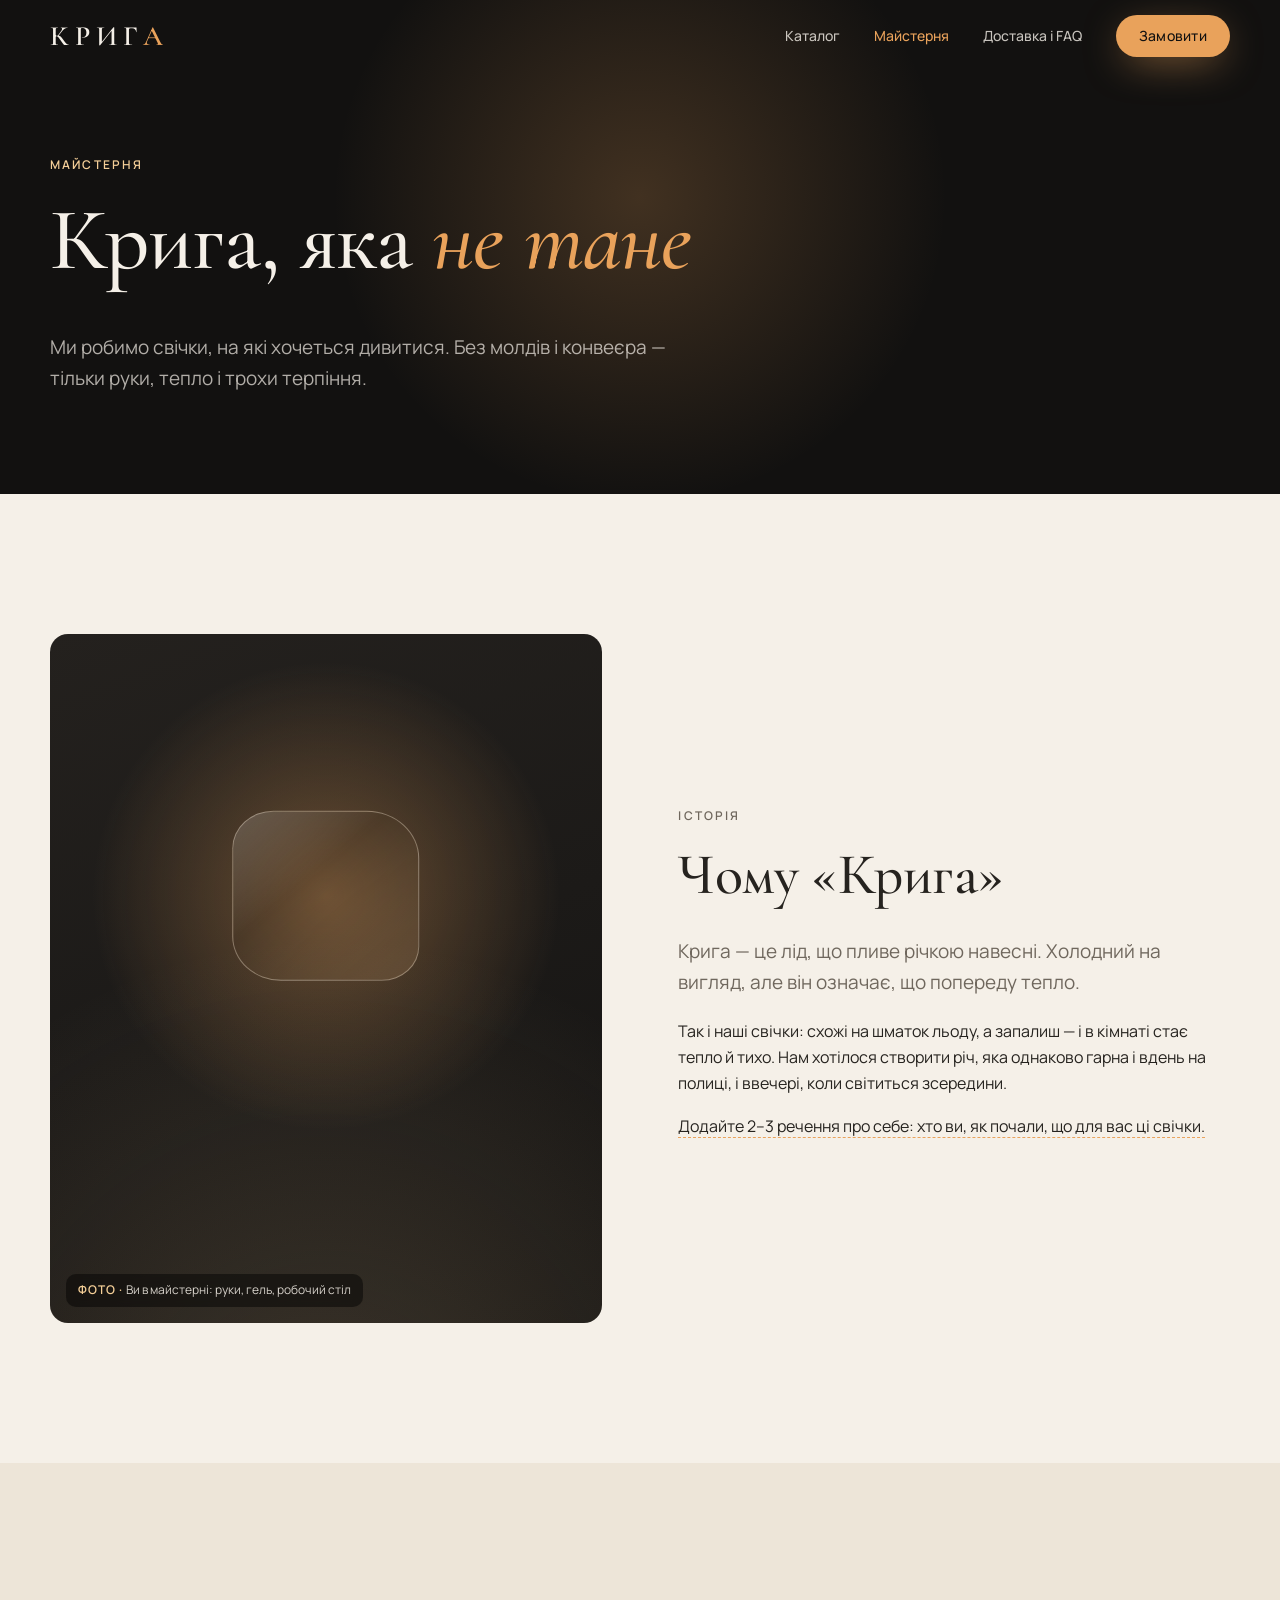
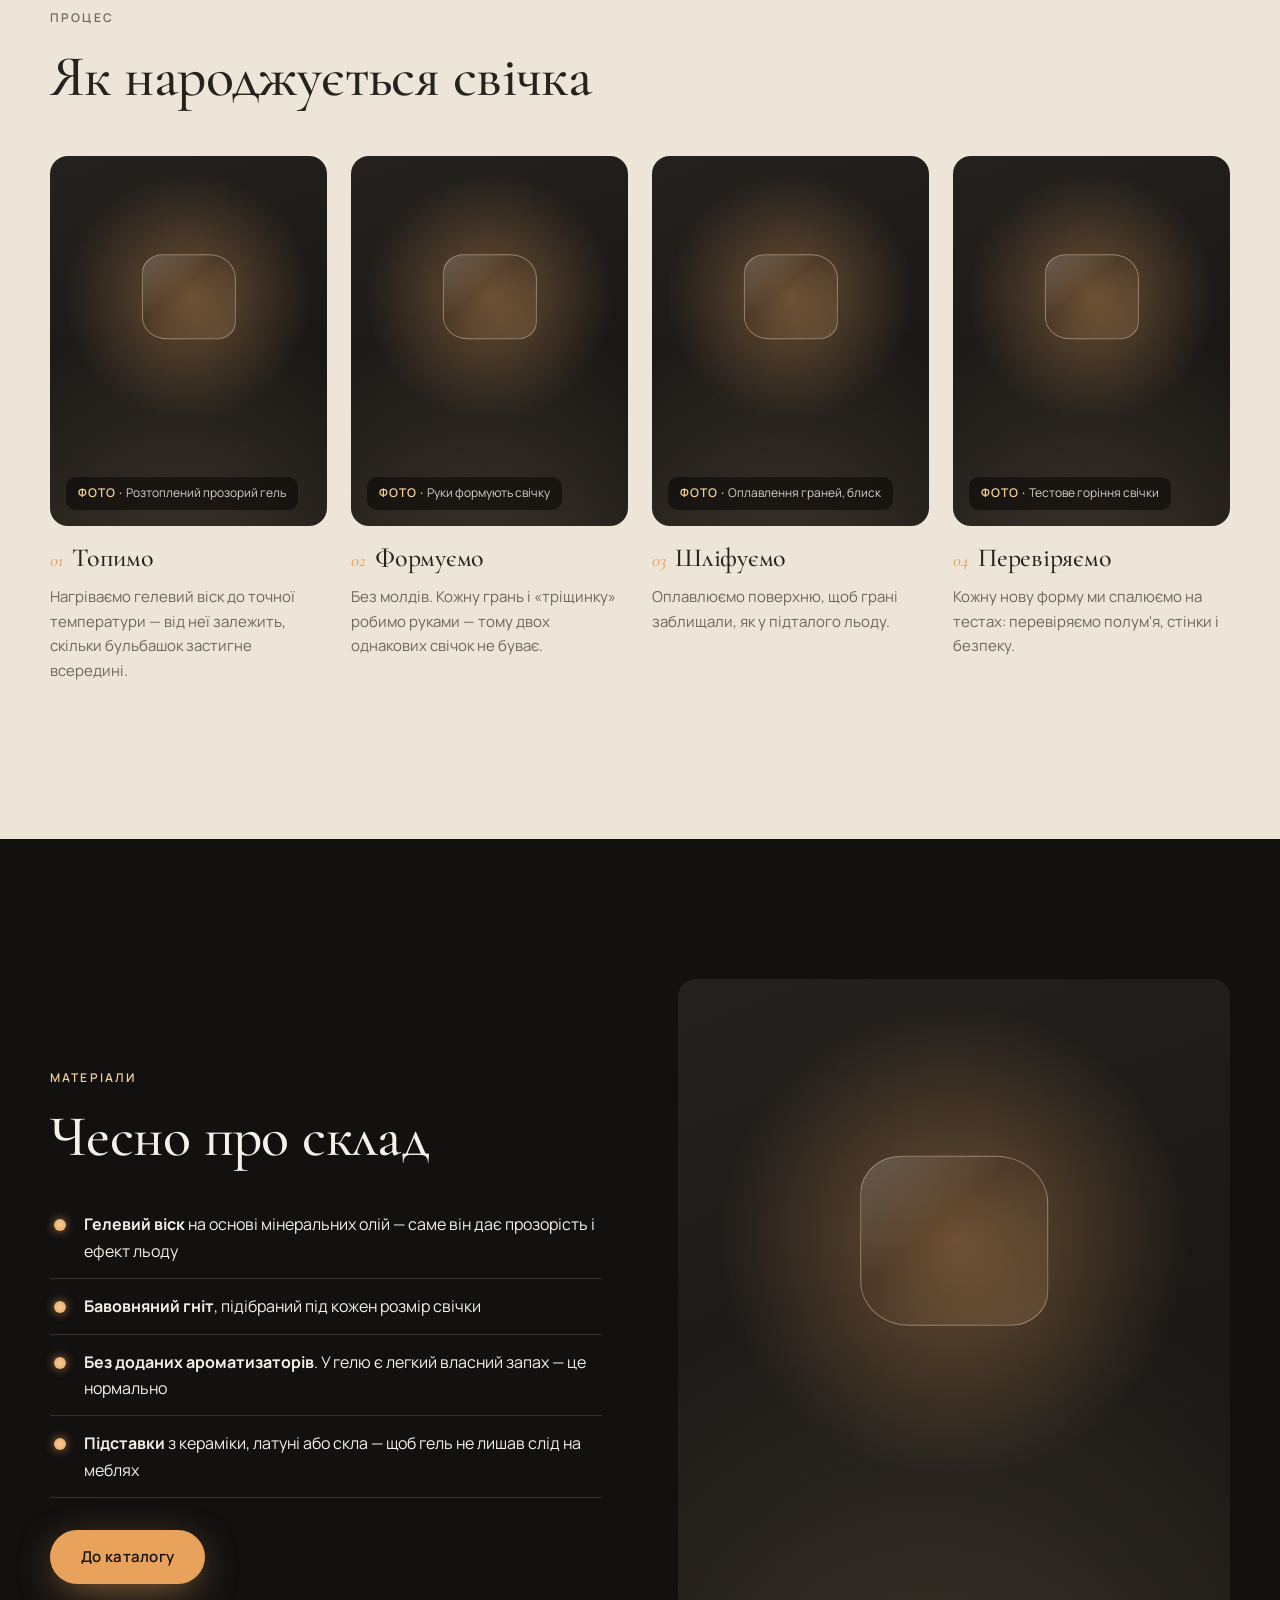
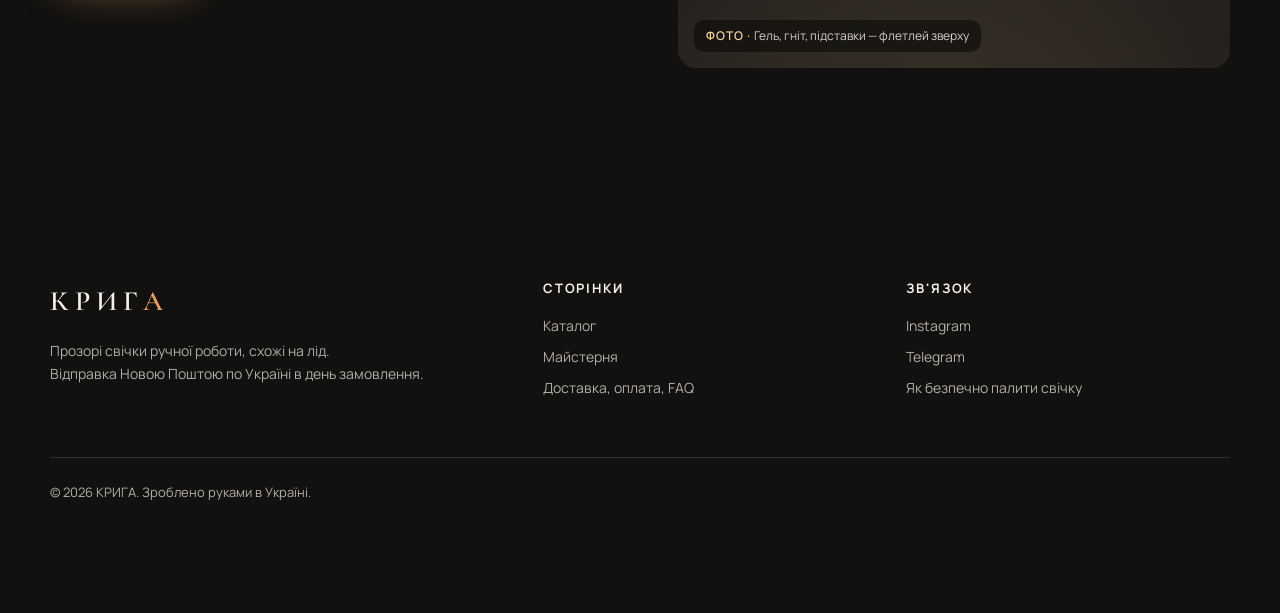
<file: kryha/about.html>
<!doctype html>
<html lang="uk">
<head>
  <meta charset="utf-8">
  <meta name="viewport" content="width=device-width, initial-scale=1, viewport-fit=cover">
  <title>Майстерня — КРИГА, свічки ручної роботи</title>
  <meta name="description" content="Як ми робимо свічки КРИГА: вручну, без молдів, невеликими партіями. Матеріали і процес.">
  <meta name="theme-color" content="#121110">
  <link rel="canonical" href="https://kryha.com.ua/about.html">
  <meta property="og:type" content="website">
  <meta property="og:locale" content="uk_UA">
  <meta property="og:site_name" content="КРИГА">
  <meta property="og:title" content="Майстерня — КРИГА, свічки ручної роботи">
  <meta property="og:description" content="Як ми робимо свічки КРИГА: вручну, без молдів, невеликими партіями. Матеріали і процес.">
  <meta property="og:image" content="https://kryha.com.ua/img/og.jpg">
  <meta name="twitter:card" content="summary_large_image">
  <link rel="icon" href="data:image/svg+xml,%3Csvg xmlns='http://www.w3.org/2000/svg' viewBox='0 0 32 32'%3E%3Crect width='32' height='32' rx='8' fill='%23121110'/%3E%3Cpath d='M16 5c3 4 4 6 4 9a4 4 0 0 1-8 0c0-3 1-5 4-9z' fill='%23e9a25b'/%3E%3Crect x='8' y='19' width='16' height='9' rx='2' fill='%23f5f0e8' opacity='.85'/%3E%3C/svg%3E">
  <link rel="preconnect" href="https://fonts.googleapis.com">
  <link rel="preconnect" href="https://fonts.gstatic.com" crossorigin>
  <link href="https://fonts.googleapis.com/css2?family=Cormorant+Garamond:ital,wght@0,500;0,600;1,500&family=Manrope:wght@400;500;600&display=swap" rel="stylesheet">
  <link rel="stylesheet" href="css/style.css">
</head>
<body>

<header class="header">
  <div class="wrap header__in">
    <a class="logo" href="index.html" aria-label="КРИГА — на головну">КРИГ<span>А</span></a>
    <button class="burger" type="button" aria-label="Меню" aria-expanded="false"><span></span></button>
    <nav class="nav" aria-label="Головне меню">
      <a href="catalog.html">Каталог</a>
      <a href="about.html" aria-current="page">Майстерня</a>
      <a href="delivery.html">Доставка і FAQ</a>
      <a class="btn btn--flame" href="catalog.html#order">Замовити</a>
    </nav>
  </div>
</header>

<main>

  <section class="page-hero">
    <div class="wrap">
      <span class="eyebrow">Майстерня</span>
      <h1>Крига, яка <em>не тане</em></h1>
      <p class="lead">Ми робимо свічки, на які хочеться дивитися. Без молдів і конвеєра — тільки руки, тепло і трохи терпіння.</p>
    </div>
  </section>

  <section class="section">
    <div class="wrap split">
      <div class="split__media reveal">
        <div class="ph" role="img" aria-label="Майстриня за роботою"><span>Ви в майстерні: руки, гель, робочий стіл</span></div>
      </div>
      <div class="reveal" data-delay="1">
        <span class="eyebrow">Історія</span>
        <h2>Чому «Крига»</h2>
        <p class="lead">Крига — це лід, що пливе річкою навесні. Холодний на вигляд, але він означає, що попереду тепло.</p>
        <p>Так і наші свічки: схожі на шматок льоду, а запалиш — і в кімнаті стає тепло й тихо. Нам хотілося створити річ, яка однаково гарна і вдень на полиці, і ввечері, коли світиться зсередини.</p>
        <p><mark class="todo">Додайте 2–3 речення про себе: хто ви, як почали, що для вас ці свічки.</mark></p>
      </div>
    </div>
  </section>

  <section class="section section--sand">
    <div class="wrap">
      <div class="section__head">
        <div>
          <span class="eyebrow">Процес</span>
          <h2>Як народжується свічка</h2>
        </div>
      </div>
      <div class="steps">
        <div class="step reveal">
          <div class="ph" role="img" aria-label="Розтоплений гель"><span>Розтоплений прозорий гель</span></div>
          <h3>Топимо</h3>
          <p>Нагріваємо гелевий віск до точної температури — від неї залежить, скільки бульбашок застигне всередині.</p>
        </div>
        <div class="step reveal" data-delay="1">
          <div class="ph" role="img" aria-label="Формування свічки руками"><span>Руки формують свічку</span></div>
          <h3>Формуємо</h3>
          <p>Без молдів. Кожну грань і «тріщинку» робимо руками — тому двох однакових свічок не буває.</p>
        </div>
        <div class="step reveal" data-delay="2">
          <div class="ph" role="img" aria-label="Оплавлення граней"><span>Оплавлення граней, блиск</span></div>
          <h3>Шліфуємо</h3>
          <p>Оплавлюємо поверхню, щоб грані заблищали, як у підталого льоду.</p>
        </div>
        <div class="step reveal" data-delay="3">
          <div class="ph" role="img" aria-label="Тестове горіння"><span>Тестове горіння свічки</span></div>
          <h3>Перевіряємо</h3>
          <p>Кожну нову форму ми спалюємо на тестах: перевіряємо полум'я, стінки і безпеку.</p>
        </div>
      </div>
    </div>
  </section>

  <section class="section section--dark">
    <div class="wrap split split--rev">
      <div class="split__media reveal">
        <div class="ph" role="img" aria-label="Матеріали"><span>Гель, гніт, підставки — флетлей зверху</span></div>
      </div>
      <div class="reveal" data-delay="1">
        <span class="eyebrow">Матеріали</span>
        <h2>Чесно про склад</h2>
        <ul class="ticks">
          <li><b>Гелевий віск</b> на основі мінеральних олій — саме він дає прозорість і ефект льоду</li>
          <li><b>Бавовняний гніт</b>, підібраний під кожен розмір свічки</li>
          <li><b>Без доданих ароматизаторів</b>. У гелю є легкий власний запах — це нормально</li>
          <li><b>Підставки</b> з кераміки, латуні або скла — щоб гель не лишав слід на меблях</li>
        </ul>
        <a class="btn btn--flame" href="catalog.html">До каталогу</a>
      </div>
    </div>
  </section>

</main>

<footer class="footer">
  <div class="wrap">
    <div class="footer__in">
      <div>
        <a class="logo" href="index.html">КРИГ<span>А</span></a>
        <p>Прозорі свічки ручної роботи, схожі на лід.<br>Відправка Новою Поштою по Україні в день замовлення.</p>
      </div>
      <div>
        <h4>Сторінки</h4>
        <ul>
          <li><a href="catalog.html">Каталог</a></li>
          <li><a href="about.html">Майстерня</a></li>
          <li><a href="delivery.html">Доставка, оплата, FAQ</a></li>
        </ul>
      </div>
      <div>
        <h4>Зв'язок</h4>
        <ul>
          <li><a data-link="instagram" href="#" target="_blank" rel="noopener">Instagram</a></li>
          <li><a data-link="telegram" href="#" target="_blank" rel="noopener">Telegram</a></li>
          <li><a href="delivery.html#safety">Як безпечно палити свічку</a></li>
        </ul>
      </div>
    </div>
    <div class="footer__bottom">© <span data-year></span> КРИГА. Зроблено руками в Україні.</div>
  </div>
</footer>

<div class="sticky-cta is-hidden"><a class="btn btn--flame" href="catalog.html#order">Замовити</a></div>

<script src="js/config.js"></script>
<script src="js/products.js"></script>
<script src="js/main.js"></script>
</body>
</html>
</file>
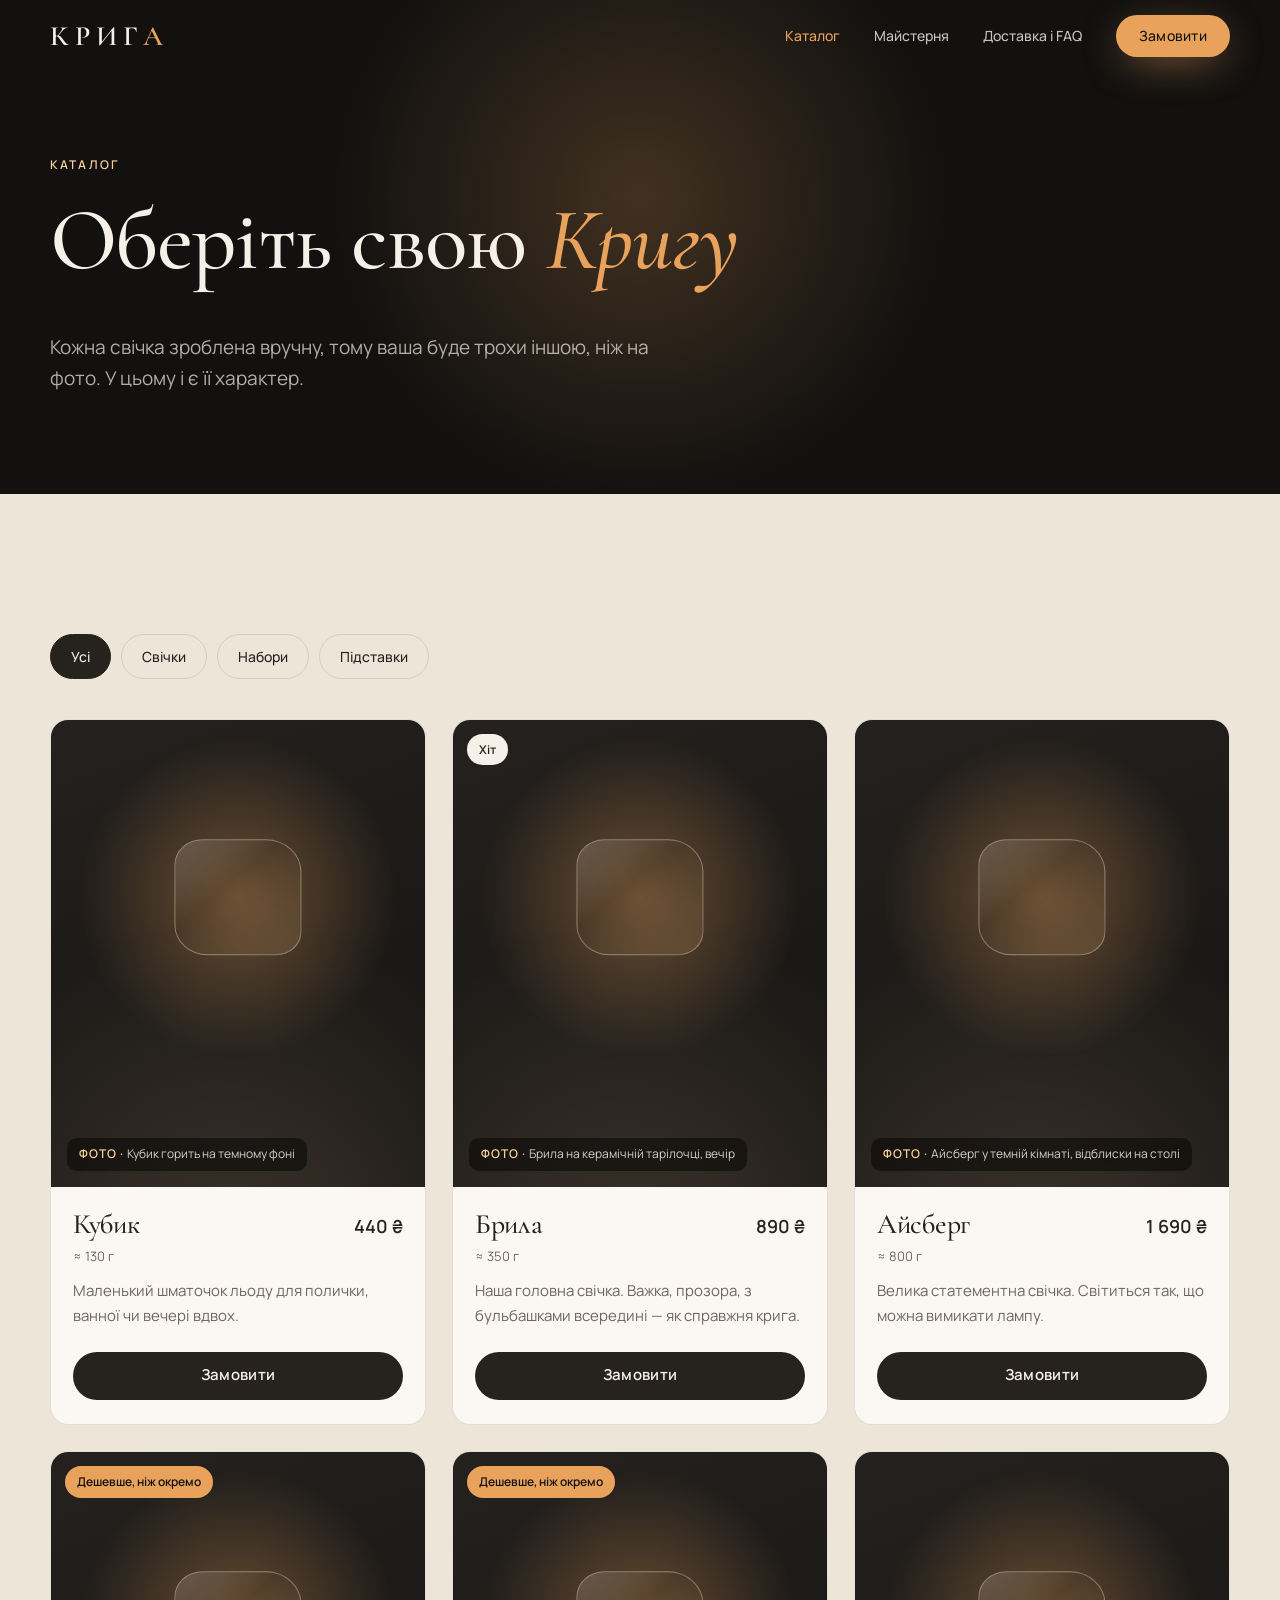
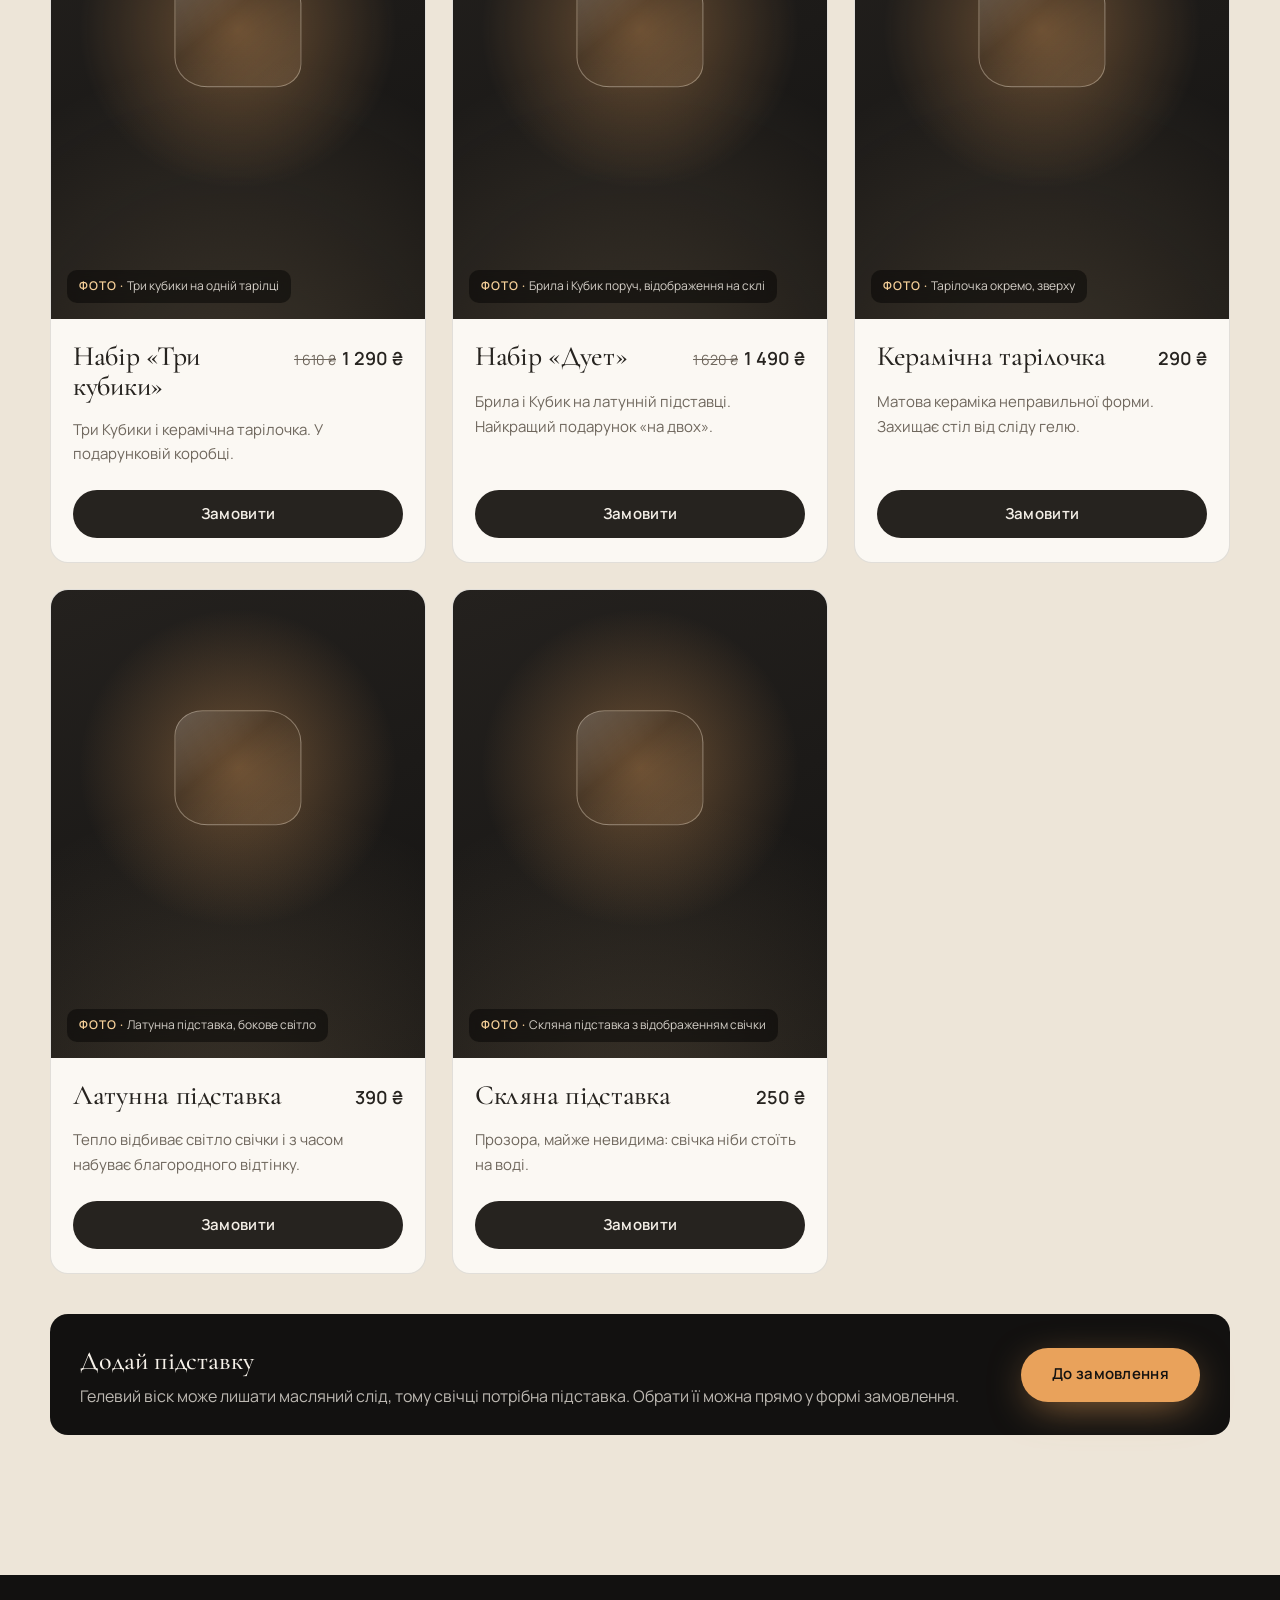
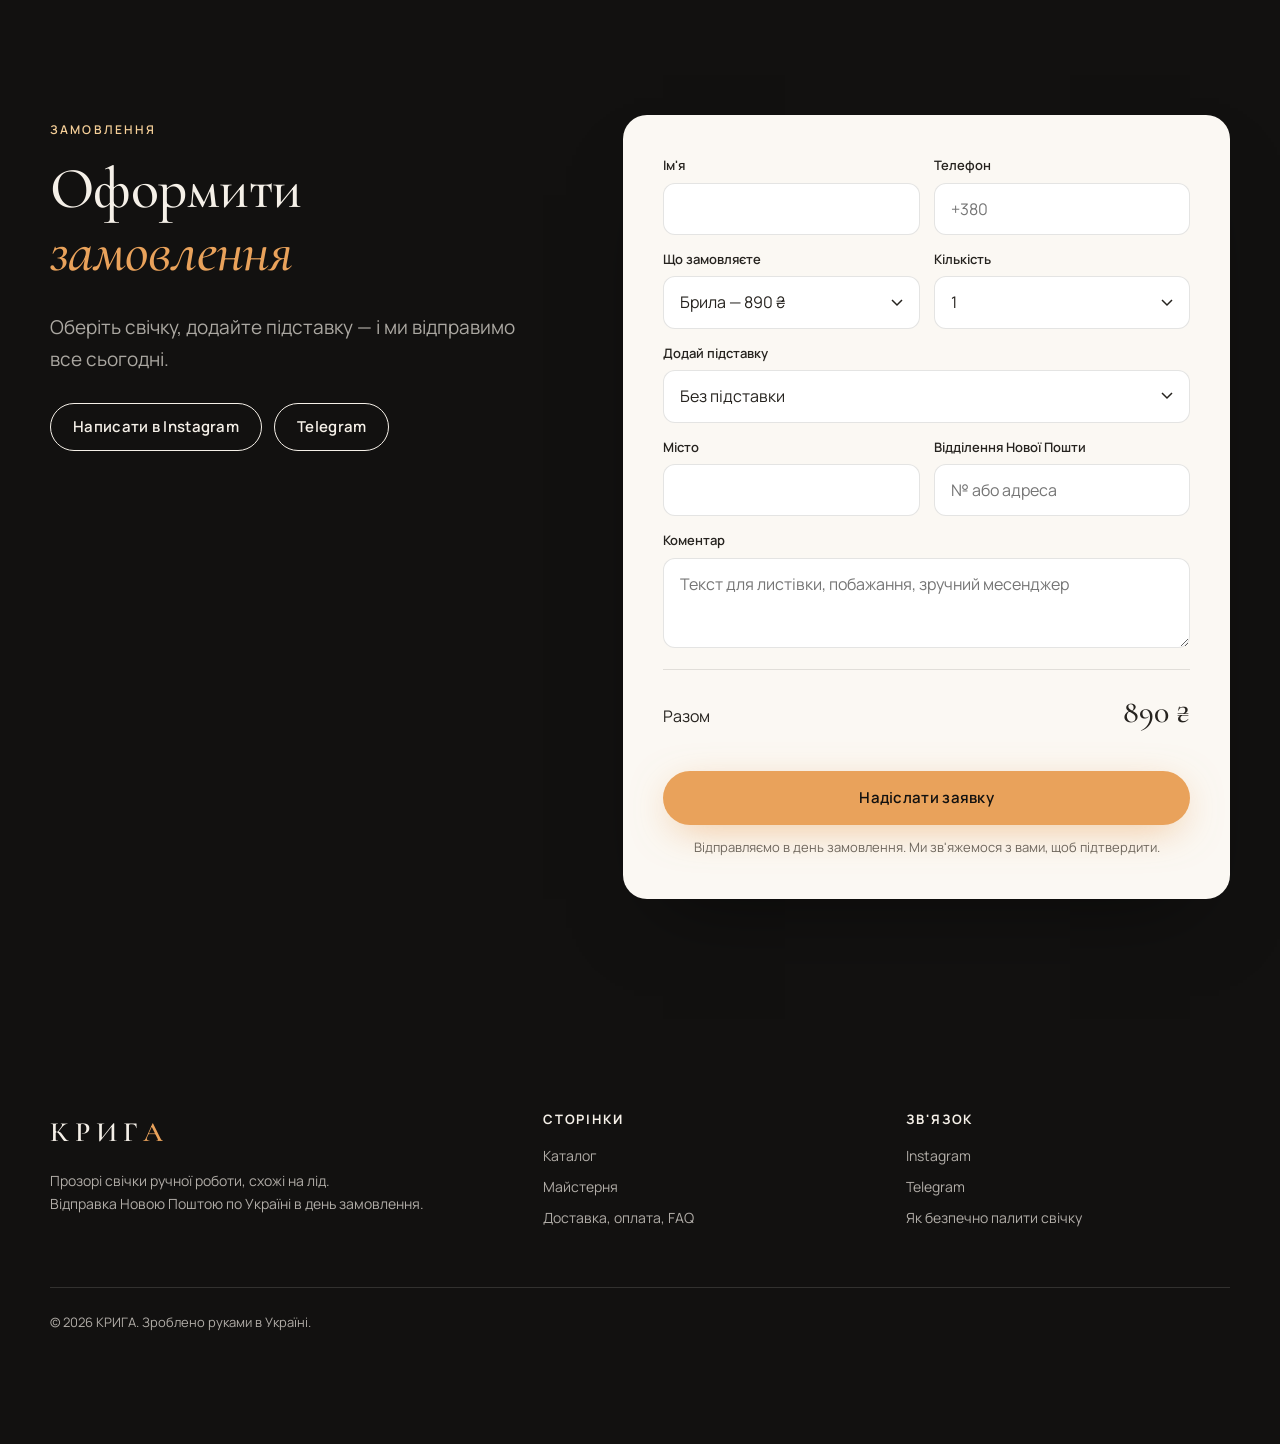
<file: kryha/catalog.html>
<!doctype html>
<html lang="uk">
<head>
  <meta charset="utf-8">
  <meta name="viewport" content="width=device-width, initial-scale=1, viewport-fit=cover">
  <title>Каталог — КРИГА, прозорі свічки ручної роботи</title>
  <meta name="description" content="Каталог гелевих свічок КРИГА: Кубик, Брила, Айсберг, подарункові набори і підставки. Відправка в день замовлення.">
  <meta name="theme-color" content="#121110">
  <link rel="canonical" href="https://kryha.com.ua/catalog.html">
  <meta property="og:type" content="website">
  <meta property="og:locale" content="uk_UA">
  <meta property="og:site_name" content="КРИГА">
  <meta property="og:title" content="Каталог — КРИГА, прозорі свічки ручної роботи">
  <meta property="og:description" content="Каталог гелевих свічок КРИГА: Кубик, Брила, Айсберг, подарункові набори і підставки. Відправка в день замовлення.">
  <meta property="og:image" content="https://kryha.com.ua/img/og.jpg">
  <meta name="twitter:card" content="summary_large_image">
  <link rel="icon" href="data:image/svg+xml,%3Csvg xmlns='http://www.w3.org/2000/svg' viewBox='0 0 32 32'%3E%3Crect width='32' height='32' rx='8' fill='%23121110'/%3E%3Cpath d='M16 5c3 4 4 6 4 9a4 4 0 0 1-8 0c0-3 1-5 4-9z' fill='%23e9a25b'/%3E%3Crect x='8' y='19' width='16' height='9' rx='2' fill='%23f5f0e8' opacity='.85'/%3E%3C/svg%3E">
  <link rel="preconnect" href="https://fonts.googleapis.com">
  <link rel="preconnect" href="https://fonts.gstatic.com" crossorigin>
  <link href="https://fonts.googleapis.com/css2?family=Cormorant+Garamond:ital,wght@0,500;0,600;1,500&family=Manrope:wght@400;500;600&display=swap" rel="stylesheet">
  <link rel="stylesheet" href="css/style.css">
</head>
<body>

<header class="header">
  <div class="wrap header__in">
    <a class="logo" href="index.html" aria-label="КРИГА — на головну">КРИГ<span>А</span></a>
    <button class="burger" type="button" aria-label="Меню" aria-expanded="false"><span></span></button>
    <nav class="nav" aria-label="Головне меню">
      <a href="catalog.html" aria-current="page">Каталог</a>
      <a href="about.html">Майстерня</a>
      <a href="delivery.html">Доставка і FAQ</a>
      <a class="btn btn--flame" href="#order">Замовити</a>
    </nav>
  </div>
</header>

<main>

  <section class="page-hero">
    <div class="wrap">
      <span class="eyebrow">Каталог</span>
      <h1>Оберіть свою <em>Кригу</em></h1>
      <p class="lead">Кожна свічка зроблена вручну, тому ваша буде трохи іншою, ніж на фото. У цьому і є її характер.</p>
    </div>
  </section>

  <section class="section section--sand">
    <div class="wrap">
      <div class="filters" role="tablist" aria-label="Категорії">
        <button class="chip is-active" type="button" data-filter="all">Усі</button>
        <button class="chip" type="button" data-filter="candles">Свічки</button>
        <button class="chip" type="button" data-filter="sets">Набори</button>
        <button class="chip" type="button" data-filter="stands">Підставки</button>
      </div>
      <div class="grid" data-products="all"></div>

      <div class="upsell reveal">
        <div>
          <strong>Додай підставку</strong>
          <p>Гелевий віск може лишати масляний слід, тому свічці потрібна підставка. Обрати її можна прямо у формі замовлення.</p>
        </div>
        <a class="btn btn--flame" href="#order">До замовлення</a>
      </div>
    </div>
  </section>

  <section class="section section--dark" id="order">
    <div class="wrap order">
      <div class="reveal">
        <span class="eyebrow">Замовлення</span>
        <h2>Оформити <em>замовлення</em></h2>
        <p class="lead">Оберіть свічку, додайте підставку — і ми відправимо все сьогодні.</p>
        <div class="order__contacts">
          <a class="btn btn--ghost" data-link="instagram" href="#" target="_blank" rel="noopener">Написати в Instagram</a>
          <a class="btn btn--ghost" data-link="telegram" href="#" target="_blank" rel="noopener">Telegram</a>
        </div>
      </div>
      <div class="reveal" data-delay="1" data-order></div>
    </div>
  </section>

</main>

<footer class="footer">
  <div class="wrap">
    <div class="footer__in">
      <div>
        <a class="logo" href="index.html">КРИГ<span>А</span></a>
        <p>Прозорі свічки ручної роботи, схожі на лід.<br>Відправка Новою Поштою по Україні в день замовлення.</p>
      </div>
      <div>
        <h4>Сторінки</h4>
        <ul>
          <li><a href="catalog.html">Каталог</a></li>
          <li><a href="about.html">Майстерня</a></li>
          <li><a href="delivery.html">Доставка, оплата, FAQ</a></li>
        </ul>
      </div>
      <div>
        <h4>Зв'язок</h4>
        <ul>
          <li><a data-link="instagram" href="#" target="_blank" rel="noopener">Instagram</a></li>
          <li><a data-link="telegram" href="#" target="_blank" rel="noopener">Telegram</a></li>
          <li><a href="delivery.html#safety">Як безпечно палити свічку</a></li>
        </ul>
      </div>
    </div>
    <div class="footer__bottom">© <span data-year></span> КРИГА. Зроблено руками в Україні.</div>
  </div>
</footer>

<div class="sticky-cta is-hidden"><a class="btn btn--flame" href="#order">Замовити</a></div>

<script src="js/config.js"></script>
<script src="js/products.js"></script>
<script src="js/main.js"></script>
</body>
</html>
</file>
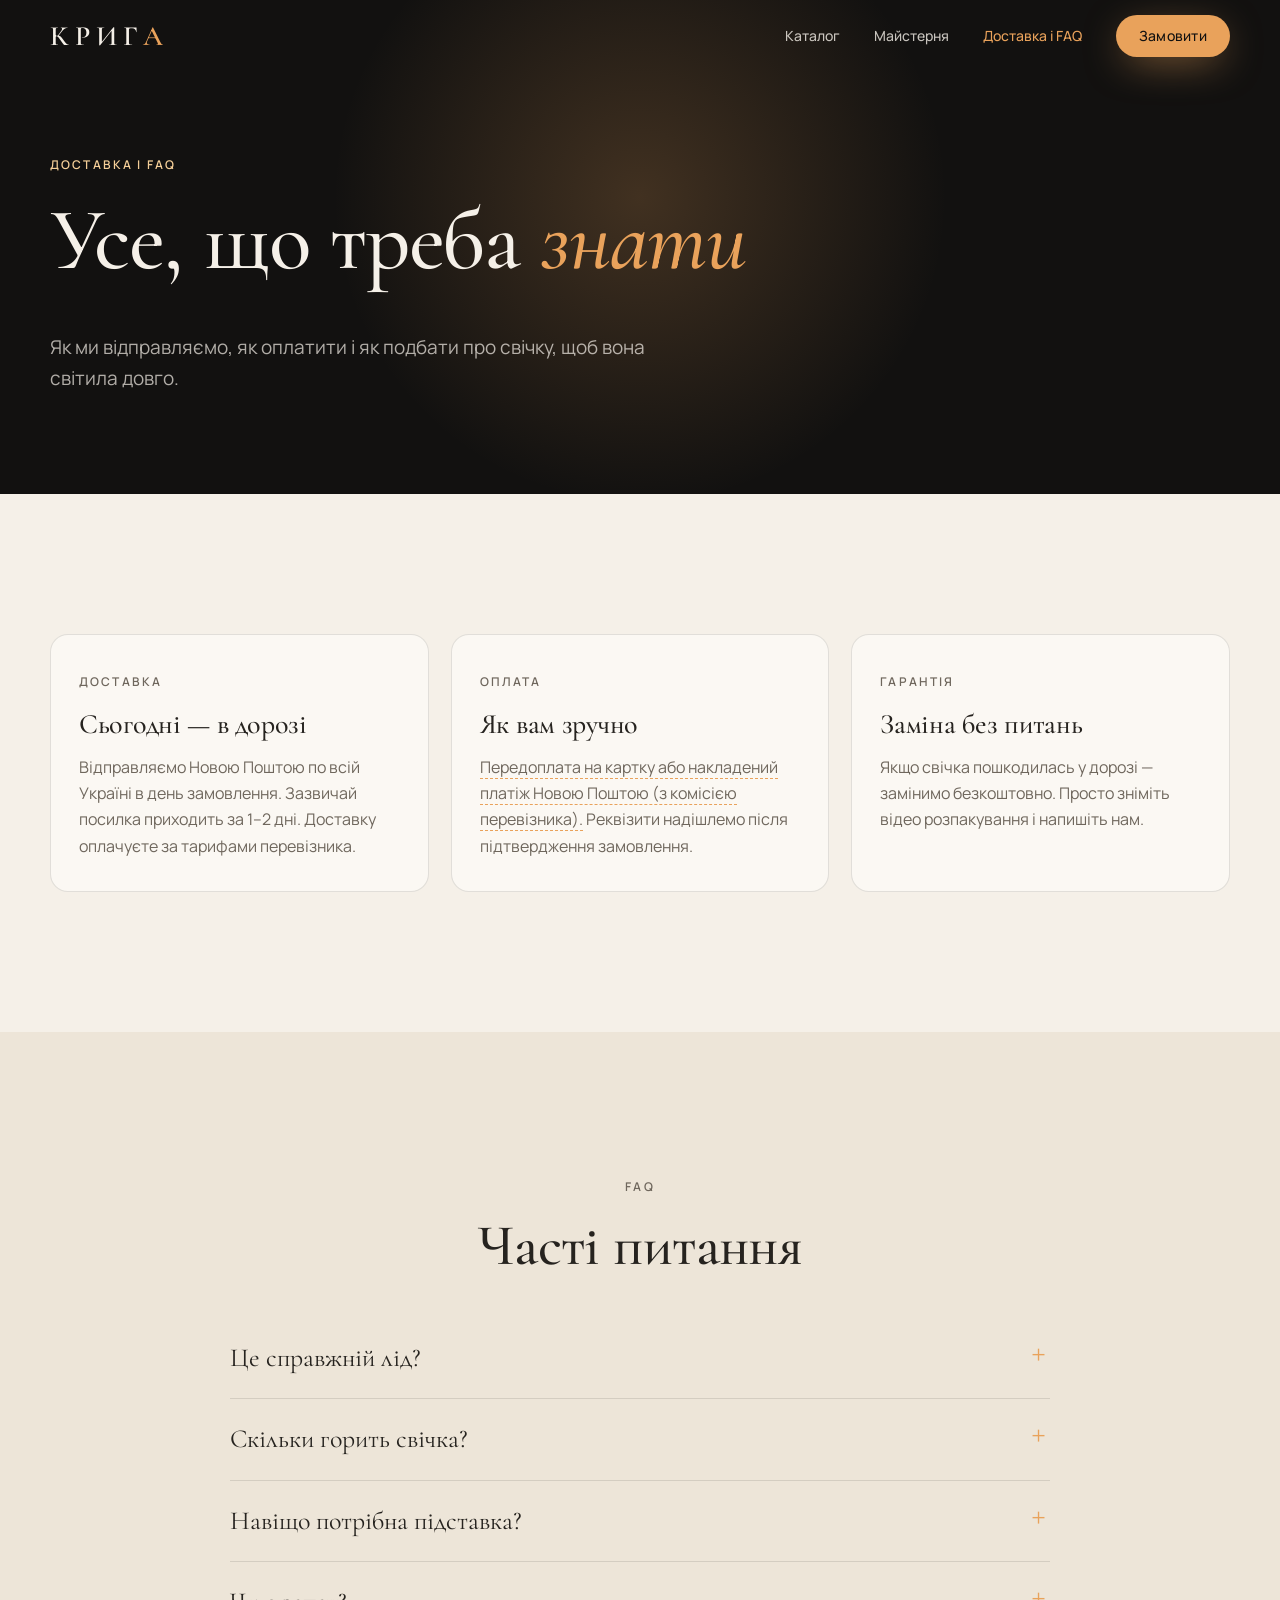
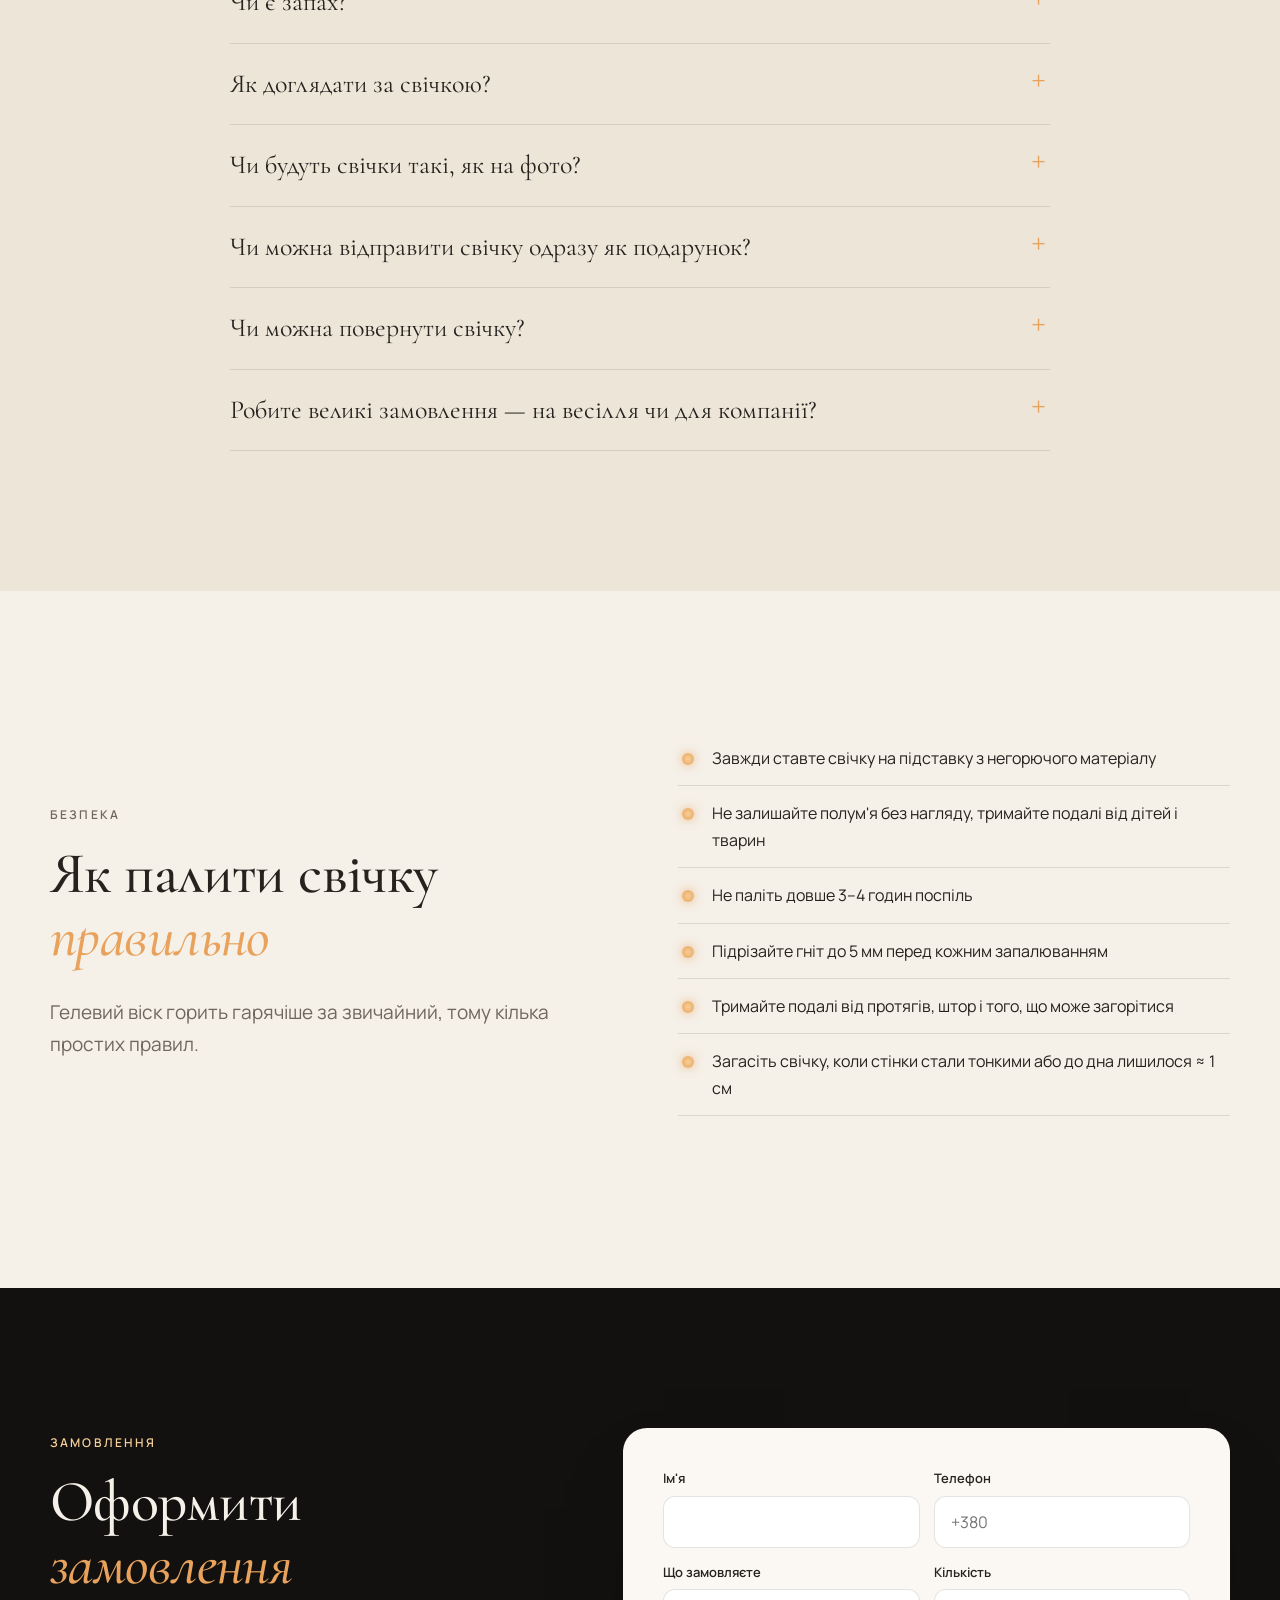
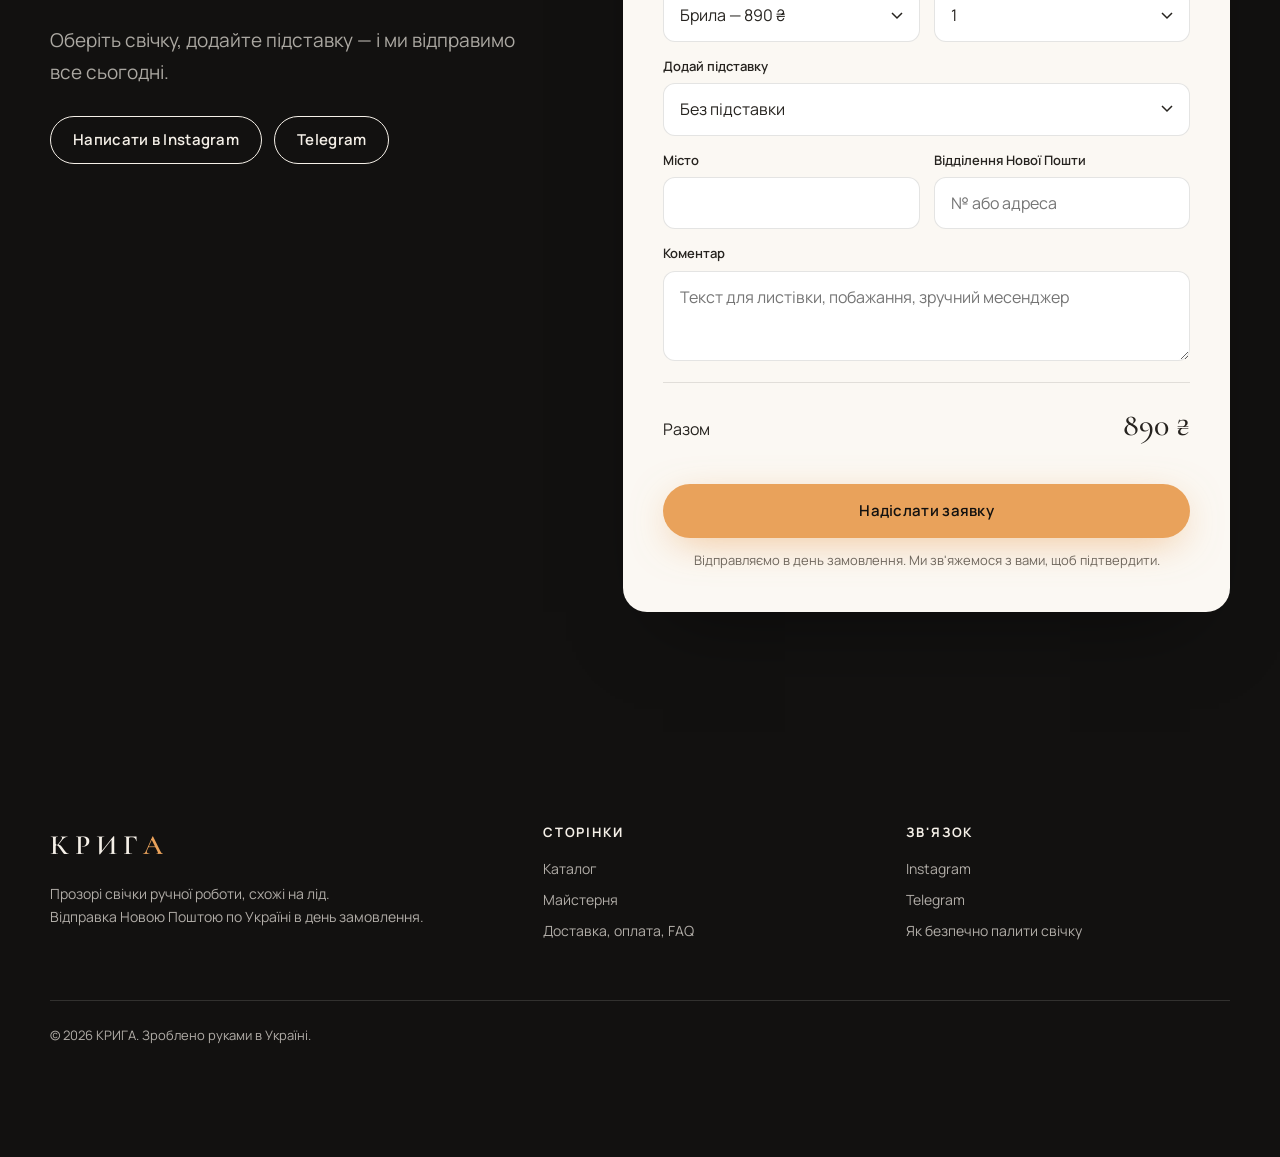
<file: kryha/delivery.html>
<!doctype html>
<html lang="uk">
<head>
  <meta charset="utf-8">
  <meta name="viewport" content="width=device-width, initial-scale=1, viewport-fit=cover">
  <title>Доставка, оплата і FAQ — КРИГА</title>
  <meta name="description" content="Доставка Новою Поштою в день замовлення, оплата, гарантія заміни і відповіді на часті питання про гелеві свічки КРИГА.">
  <meta name="theme-color" content="#121110">
  <link rel="canonical" href="https://kryha.com.ua/delivery.html">
  <meta property="og:type" content="website">
  <meta property="og:locale" content="uk_UA">
  <meta property="og:site_name" content="КРИГА">
  <meta property="og:title" content="Доставка, оплата і FAQ — КРИГА">
  <meta property="og:description" content="Доставка Новою Поштою в день замовлення, оплата, гарантія заміни і відповіді на часті питання про гелеві свічки КРИГА.">
  <meta property="og:image" content="https://kryha.com.ua/img/og.jpg">
  <meta name="twitter:card" content="summary_large_image">
  <link rel="icon" href="data:image/svg+xml,%3Csvg xmlns='http://www.w3.org/2000/svg' viewBox='0 0 32 32'%3E%3Crect width='32' height='32' rx='8' fill='%23121110'/%3E%3Cpath d='M16 5c3 4 4 6 4 9a4 4 0 0 1-8 0c0-3 1-5 4-9z' fill='%23e9a25b'/%3E%3Crect x='8' y='19' width='16' height='9' rx='2' fill='%23f5f0e8' opacity='.85'/%3E%3C/svg%3E">
  <link rel="preconnect" href="https://fonts.googleapis.com">
  <link rel="preconnect" href="https://fonts.gstatic.com" crossorigin>
  <link href="https://fonts.googleapis.com/css2?family=Cormorant+Garamond:ital,wght@0,500;0,600;1,500&family=Manrope:wght@400;500;600&display=swap" rel="stylesheet">
  <link rel="stylesheet" href="css/style.css">
</head>
<body>

<header class="header">
  <div class="wrap header__in">
    <a class="logo" href="index.html" aria-label="КРИГА — на головну">КРИГ<span>А</span></a>
    <button class="burger" type="button" aria-label="Меню" aria-expanded="false"><span></span></button>
    <nav class="nav" aria-label="Головне меню">
      <a href="catalog.html">Каталог</a>
      <a href="about.html">Майстерня</a>
      <a href="delivery.html" aria-current="page">Доставка і FAQ</a>
      <a class="btn btn--flame" href="#order">Замовити</a>
    </nav>
  </div>
</header>

<main>

  <section class="page-hero">
    <div class="wrap">
      <span class="eyebrow">Доставка і FAQ</span>
      <h1>Усе, що треба <em>знати</em></h1>
      <p class="lead">Як ми відправляємо, як оплатити і як подбати про свічку, щоб вона світила довго.</p>
    </div>
  </section>

  <section class="section">
    <div class="wrap">
      <div class="info">
        <div class="info__item reveal">
          <span class="eyebrow">Доставка</span>
          <h3>Сьогодні — в дорозі</h3>
          <p>Відправляємо Новою Поштою по всій Україні в день замовлення. Зазвичай посилка приходить за 1–2 дні. Доставку оплачуєте за тарифами перевізника.</p>
        </div>
        <div class="info__item reveal" data-delay="1">
          <span class="eyebrow">Оплата</span>
          <h3>Як вам зручно</h3>
          <p><mark class="todo">Передоплата на картку або накладений платіж Новою Поштою (з комісією перевізника).</mark> Реквізити надішлемо після підтвердження замовлення.</p>
        </div>
        <div class="info__item reveal" data-delay="2">
          <span class="eyebrow">Гарантія</span>
          <h3>Заміна без питань</h3>
          <p>Якщо свічка пошкодилась у дорозі — замінимо безкоштовно. Просто зніміть відео розпакування і напишіть нам.</p>
        </div>
      </div>
    </div>
  </section>

  <section class="section section--sand">
    <div class="wrap">
      <div class="center" style="margin-bottom:40px">
        <span class="eyebrow">FAQ</span>
        <h2>Часті питання</h2>
      </div>
      <div class="faq">
        <details>
          <summary>Це справжній лід?</summary>
          <p>Ні, це гелевий віск. Він прозорий і з бульбашками, тому виглядає як лід, але не тане при кімнатній температурі і горить як звичайна свічка.</p>
        </details>
        <details>
          <summary>Скільки горить свічка?</summary>
          <p>Залежить від розміру: <mark class="todo">Кубик — ≈ __ год, Брила — ≈ __ год, Айсберг — ≈ __ год</mark>. Гелеві свічки горять повільніше за парафінові.</p>
        </details>
        <details>
          <summary>Навіщо потрібна підставка?</summary>
          <p>Гелевий віск може лишати масляний слід на поверхні — навіть коли свічка не горить. Тому ставте її тільки на підставку. Обрати підставку можна у формі замовлення.</p>
        </details>
        <details>
          <summary>Чи є запах?</summary>
          <p>Ми не додаємо ароматизатори. У гелю є легкий власний запах — він майже не відчувається, коли свічка горить.</p>
        </details>
        <details>
          <summary>Як доглядати за свічкою?</summary>
          <p>Тримайте її подалі від прямого сонця і батарей — від тепла гель може м'якнути. Пил легко прибрати м'якою сухою тканиною. Перед кожним запалюванням підрізайте гніт до 5 мм.</p>
        </details>
        <details>
          <summary>Чи будуть свічки такі, як на фото?</summary>
          <p>Схожі, але не ідентичні: кожну ми формуємо руками, тому форма, бульбашки і грані у вашої свічки будуть свої.</p>
        </details>
        <details>
          <summary>Чи можна відправити свічку одразу як подарунок?</summary>
          <p>Так. Вкажіть у формі дані отримувача, а текст для листівки — у коментарі. Листівка безкоштовна.</p>
        </details>
        <details>
          <summary>Чи можна повернути свічку?</summary>
          <p>Так, протягом 14 днів, якщо свічку не запалювали і збережено її вигляд і пакування — відповідно до закону про захист прав споживачів. Напишіть нам, і ми все підкажемо.</p>
        </details>
        <details>
          <summary>Робите великі замовлення — на весілля чи для компанії?</summary>
          <p>Так. Напишіть нам в Instagram або Telegram: кількість, дату і побажання — порахуємо і запропонуємо варіанти.</p>
        </details>
      </div>
    </div>
  </section>

  <section class="section" id="safety">
    <div class="wrap split">
      <div class="reveal">
        <span class="eyebrow">Безпека</span>
        <h2>Як палити свічку <em>правильно</em></h2>
        <p class="lead">Гелевий віск горить гарячіше за звичайний, тому кілька простих правил.</p>
      </div>
      <ul class="ticks reveal" data-delay="1">
        <li>Завжди ставте свічку на підставку з негорючого матеріалу</li>
        <li>Не залишайте полум'я без нагляду, тримайте подалі від дітей і тварин</li>
        <li>Не паліть довше 3–4 годин поспіль</li>
        <li>Підрізайте гніт до 5 мм перед кожним запалюванням</li>
        <li>Тримайте подалі від протягів, штор і того, що може загорітися</li>
        <li>Загасіть свічку, коли стінки стали тонкими або до дна лишилося ≈ 1 см</li>
      </ul>
    </div>
  </section>

  <section class="section section--dark" id="order">
    <div class="wrap order">
      <div class="reveal">
        <span class="eyebrow">Замовлення</span>
        <h2>Оформити <em>замовлення</em></h2>
        <p class="lead">Оберіть свічку, додайте підставку — і ми відправимо все сьогодні.</p>
        <div class="order__contacts">
          <a class="btn btn--ghost" data-link="instagram" href="#" target="_blank" rel="noopener">Написати в Instagram</a>
          <a class="btn btn--ghost" data-link="telegram" href="#" target="_blank" rel="noopener">Telegram</a>
        </div>
      </div>
      <div class="reveal" data-delay="1" data-order></div>
    </div>
  </section>

</main>

<footer class="footer">
  <div class="wrap">
    <div class="footer__in">
      <div>
        <a class="logo" href="index.html">КРИГ<span>А</span></a>
        <p>Прозорі свічки ручної роботи, схожі на лід.<br>Відправка Новою Поштою по Україні в день замовлення.</p>
      </div>
      <div>
        <h4>Сторінки</h4>
        <ul>
          <li><a href="catalog.html">Каталог</a></li>
          <li><a href="about.html">Майстерня</a></li>
          <li><a href="delivery.html">Доставка, оплата, FAQ</a></li>
        </ul>
      </div>
      <div>
        <h4>Зв'язок</h4>
        <ul>
          <li><a data-link="instagram" href="#" target="_blank" rel="noopener">Instagram</a></li>
          <li><a data-link="telegram" href="#" target="_blank" rel="noopener">Telegram</a></li>
          <li><a href="delivery.html#safety">Як безпечно палити свічку</a></li>
        </ul>
      </div>
    </div>
    <div class="footer__bottom">© <span data-year></span> КРИГА. Зроблено руками в Україні.</div>
  </div>
</footer>

<div class="sticky-cta is-hidden"><a class="btn btn--flame" href="#order">Замовити</a></div>

<script src="js/config.js"></script>
<script src="js/products.js"></script>
<script src="js/main.js"></script>
</body>
</html>
</file>
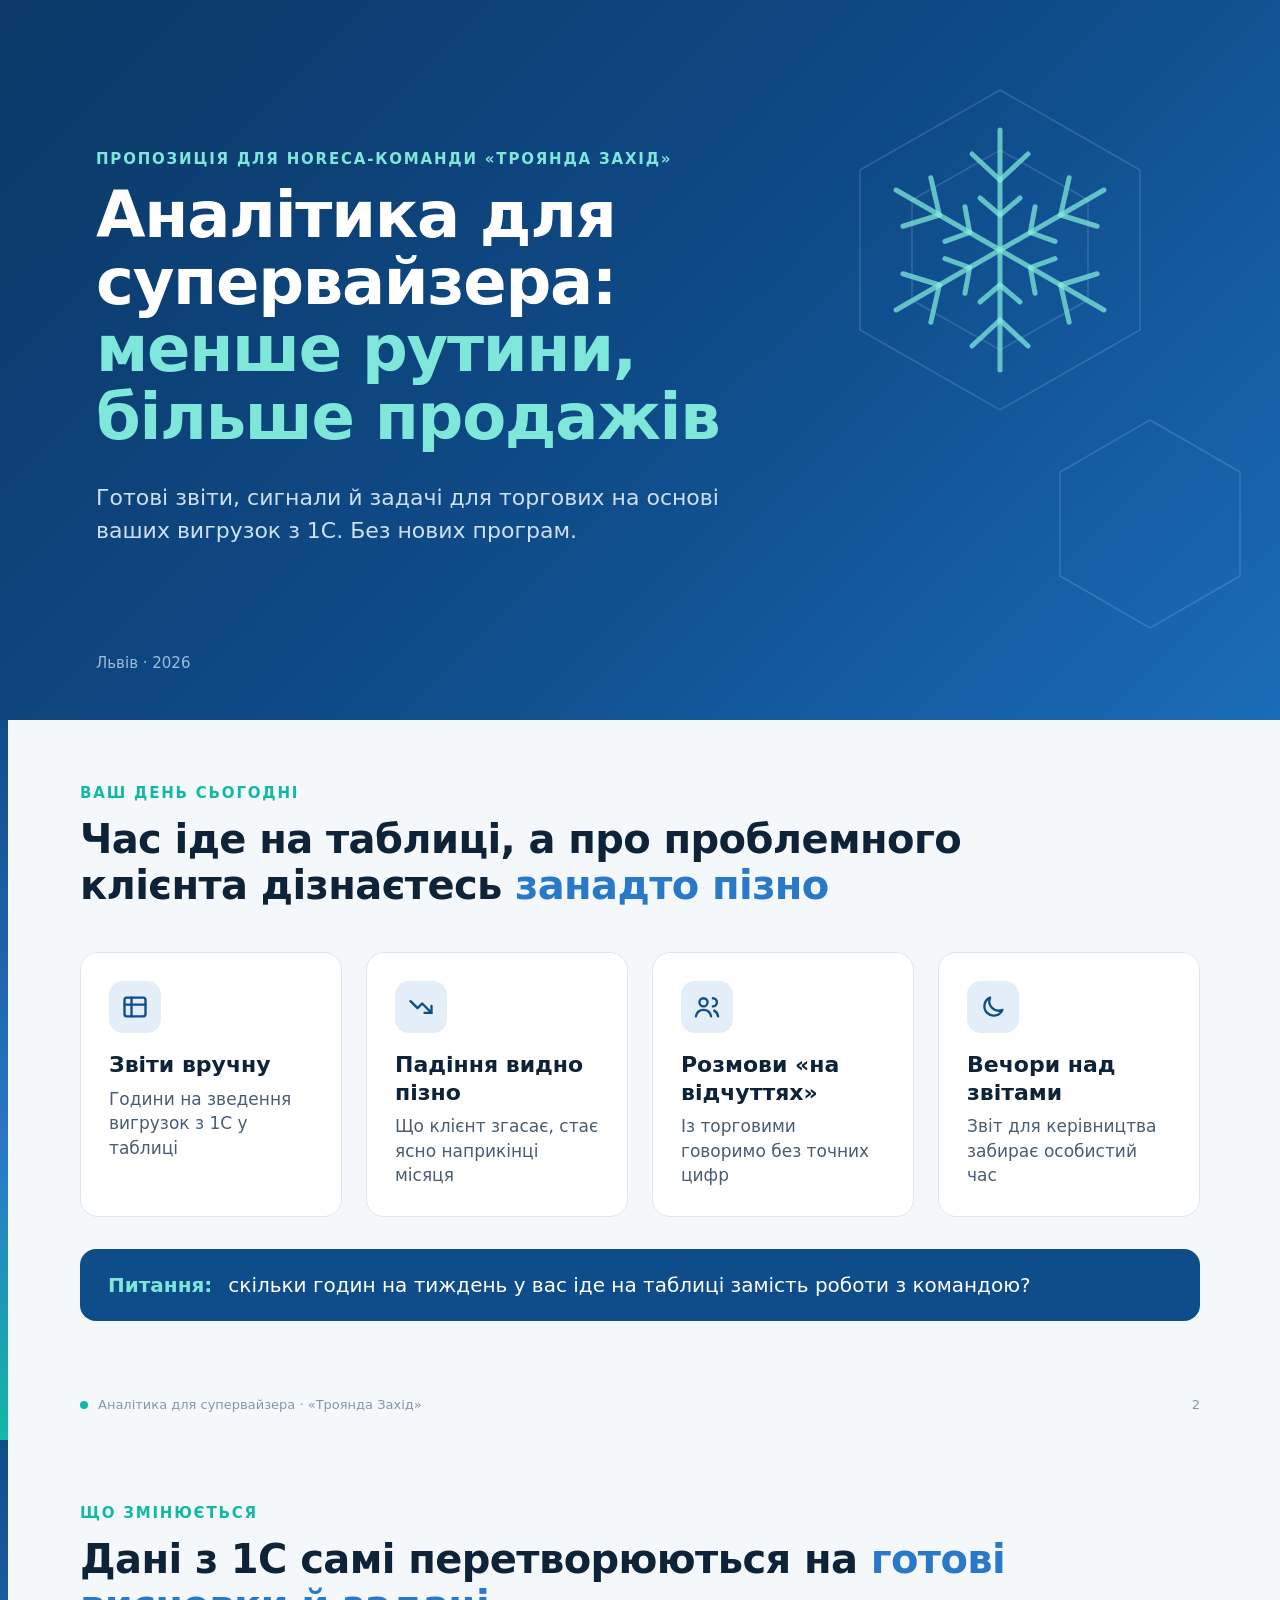
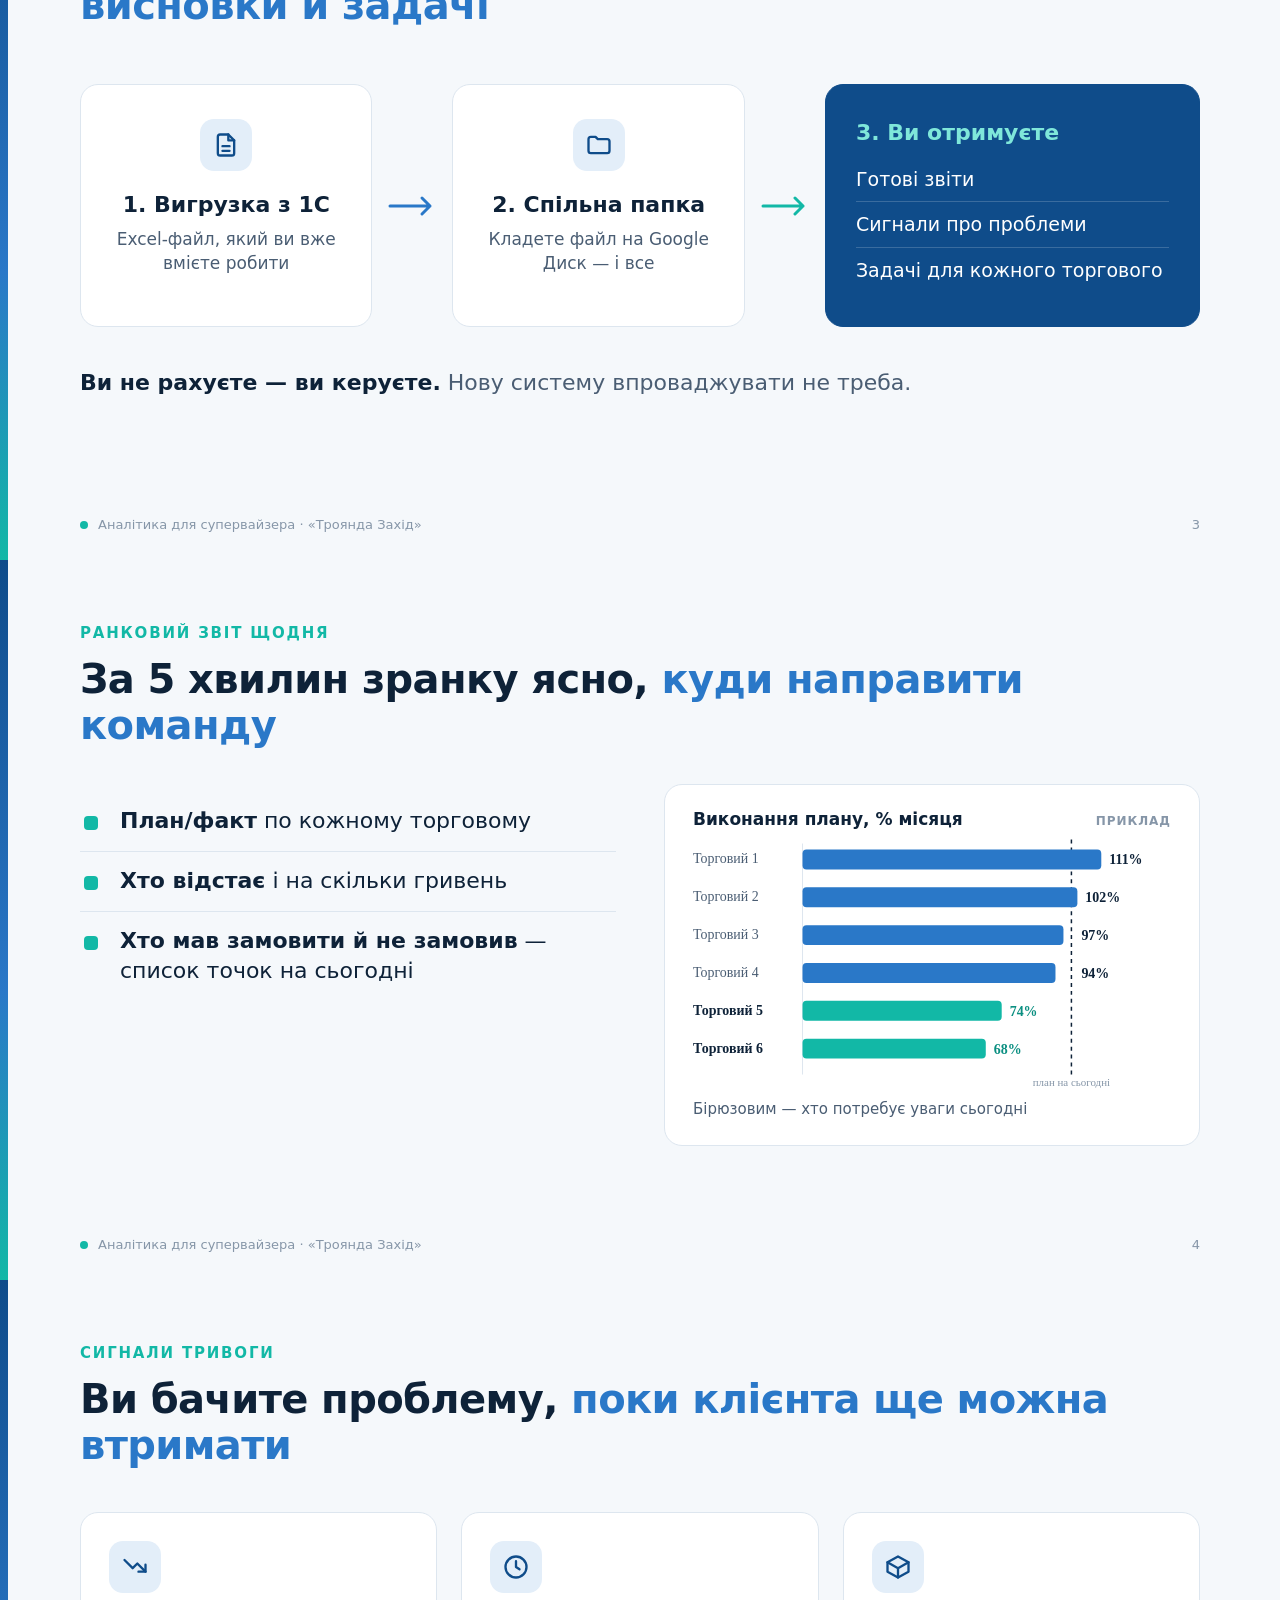
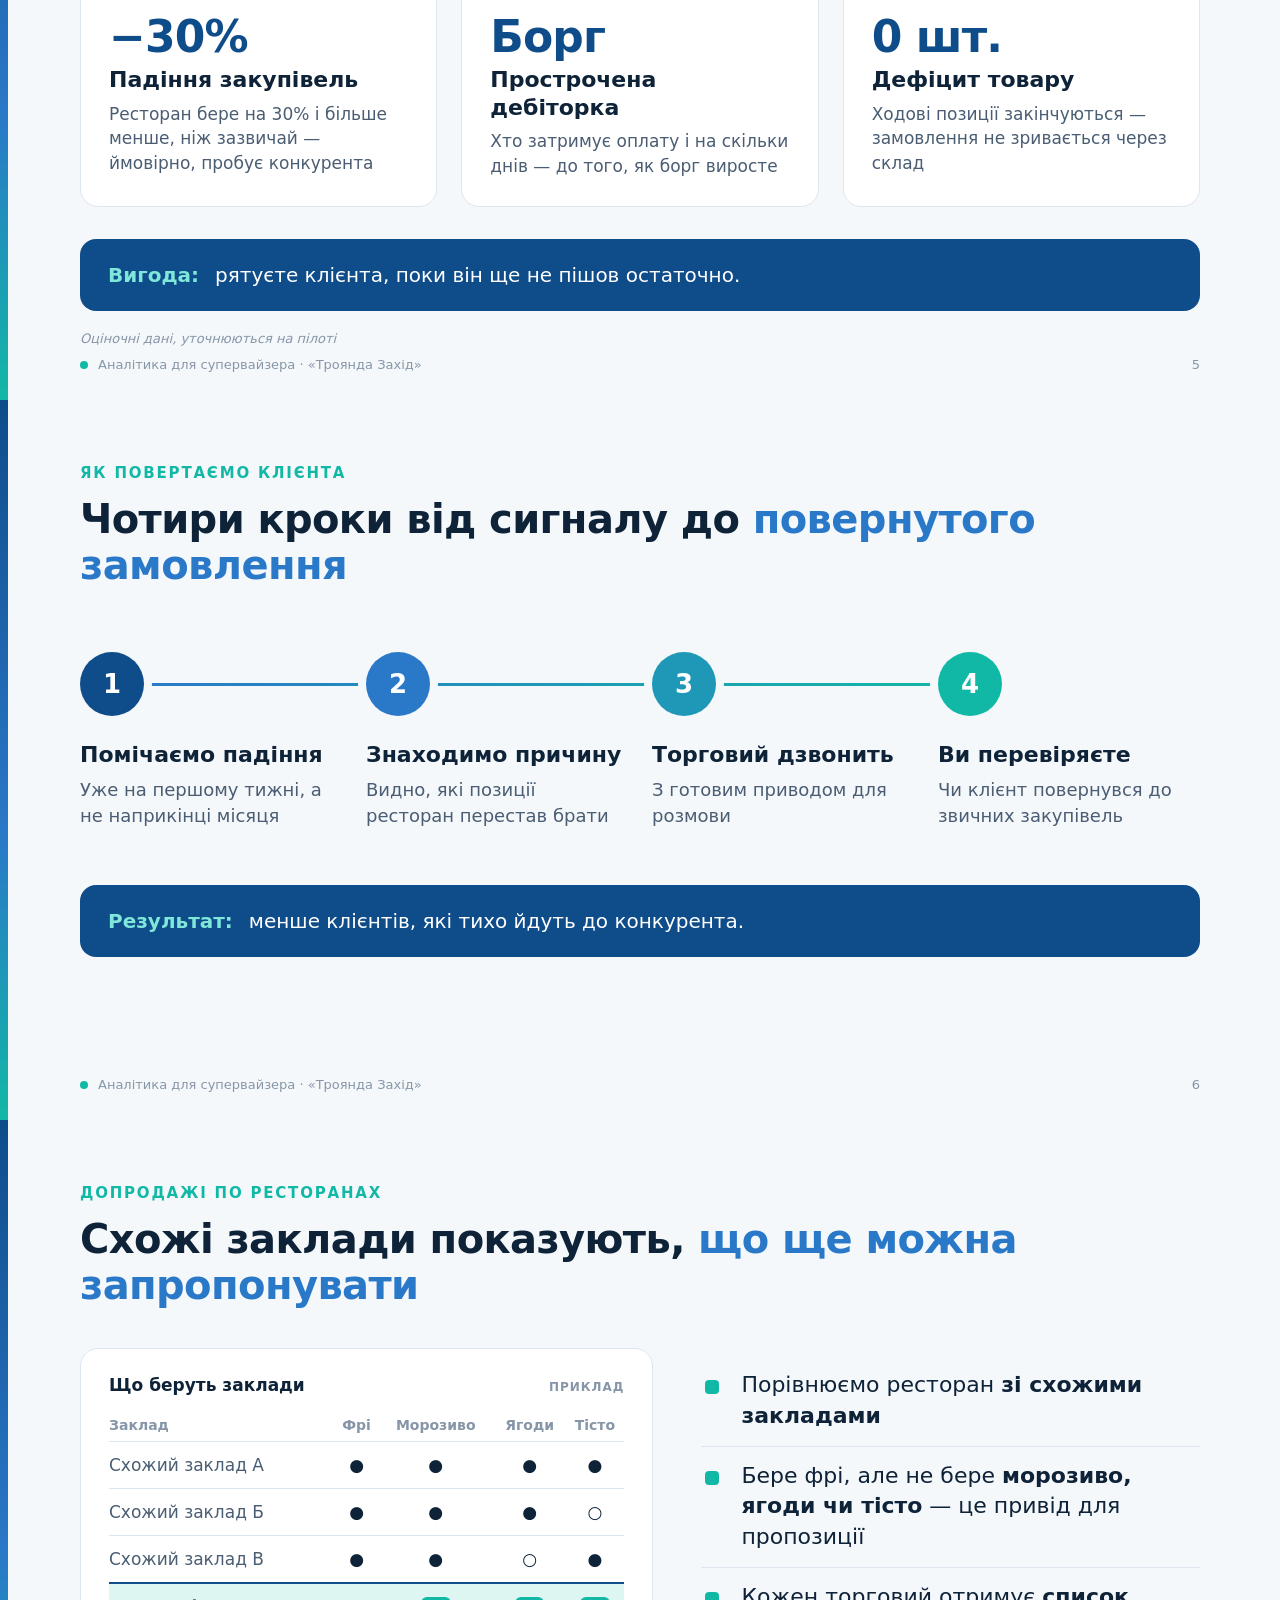
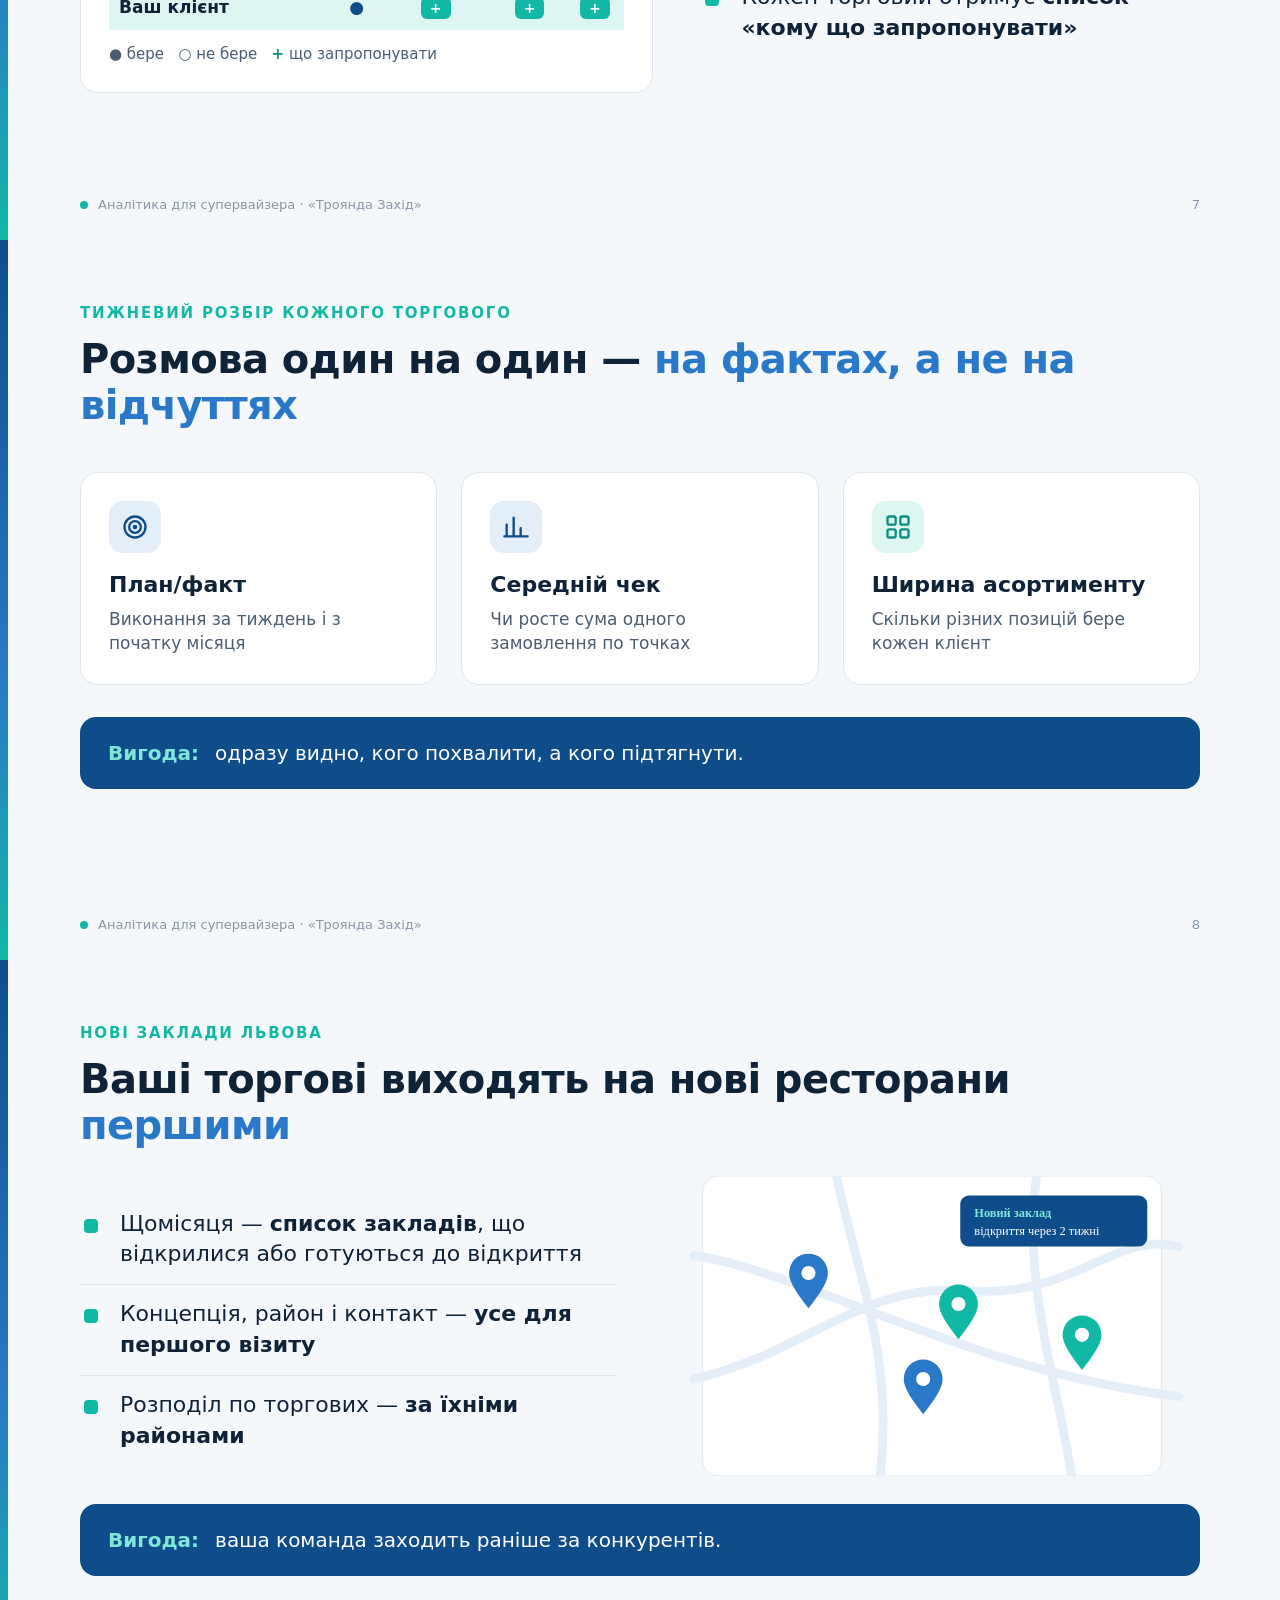
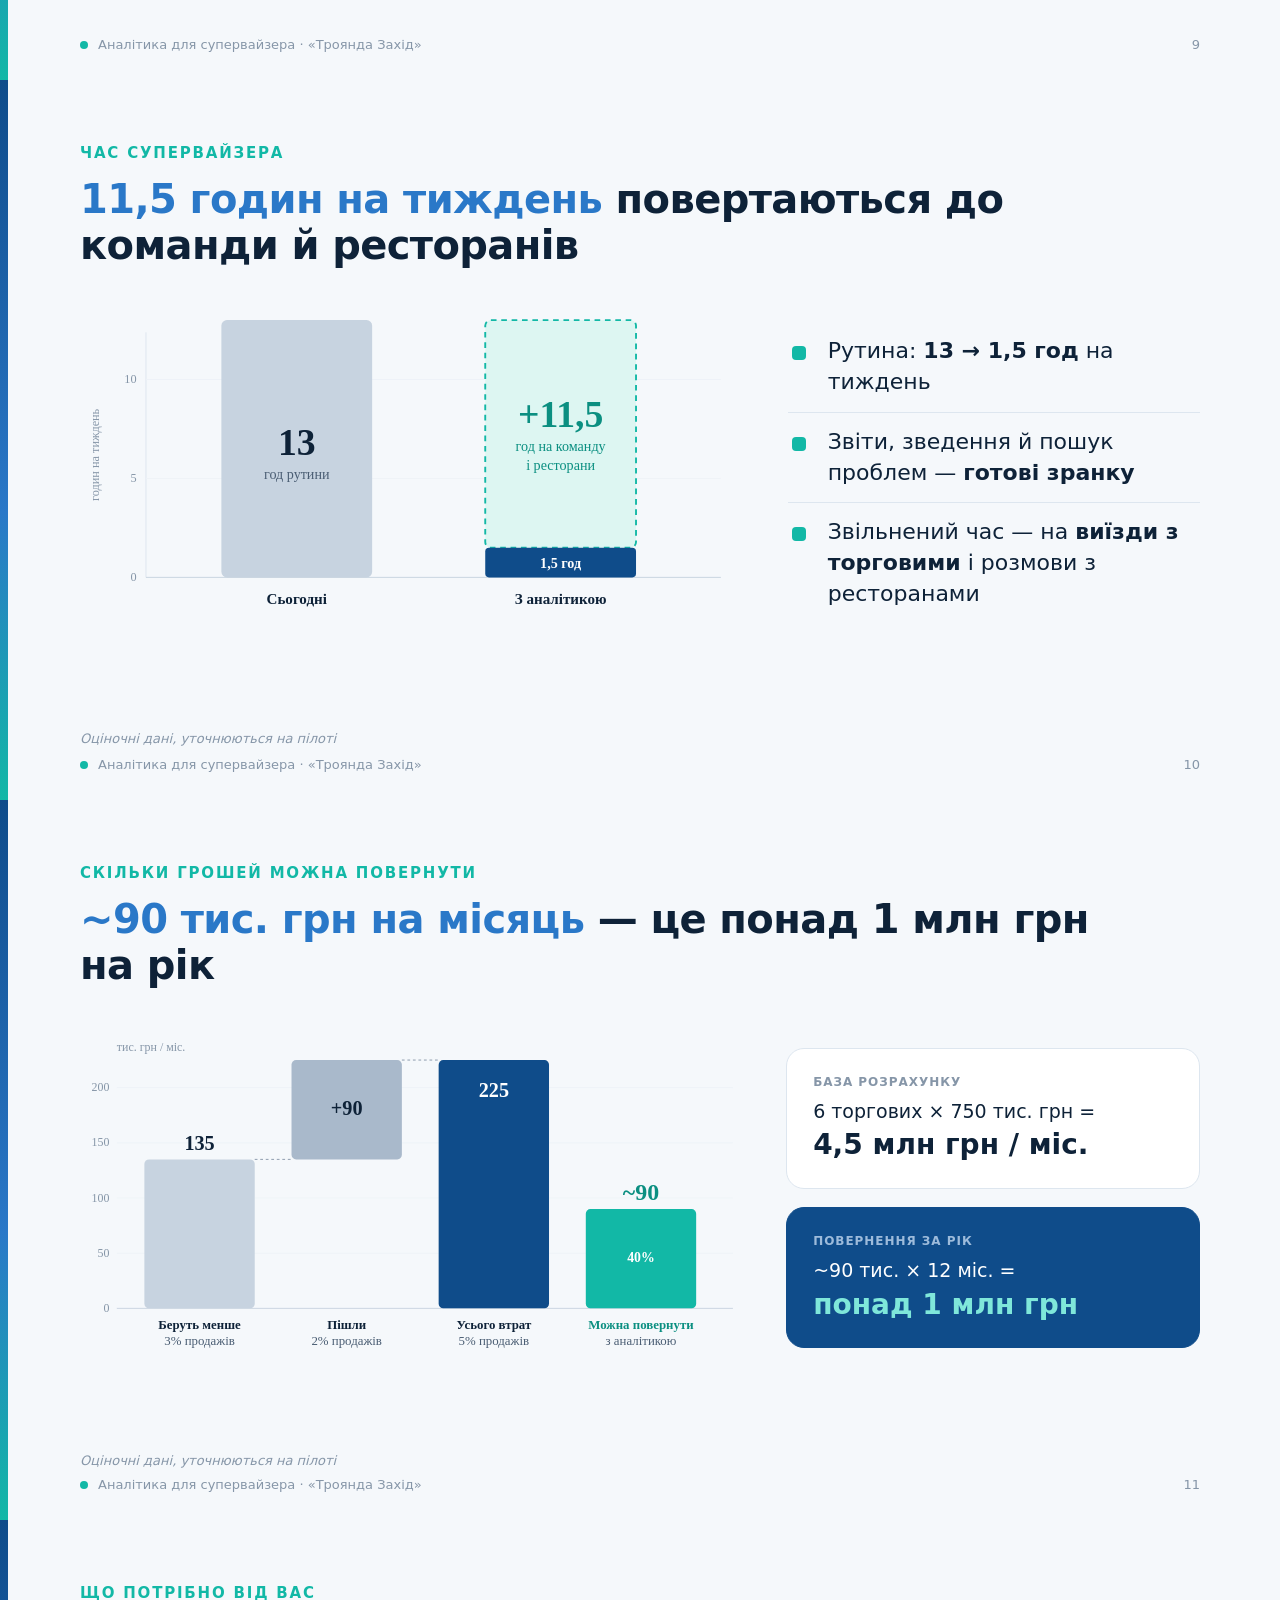
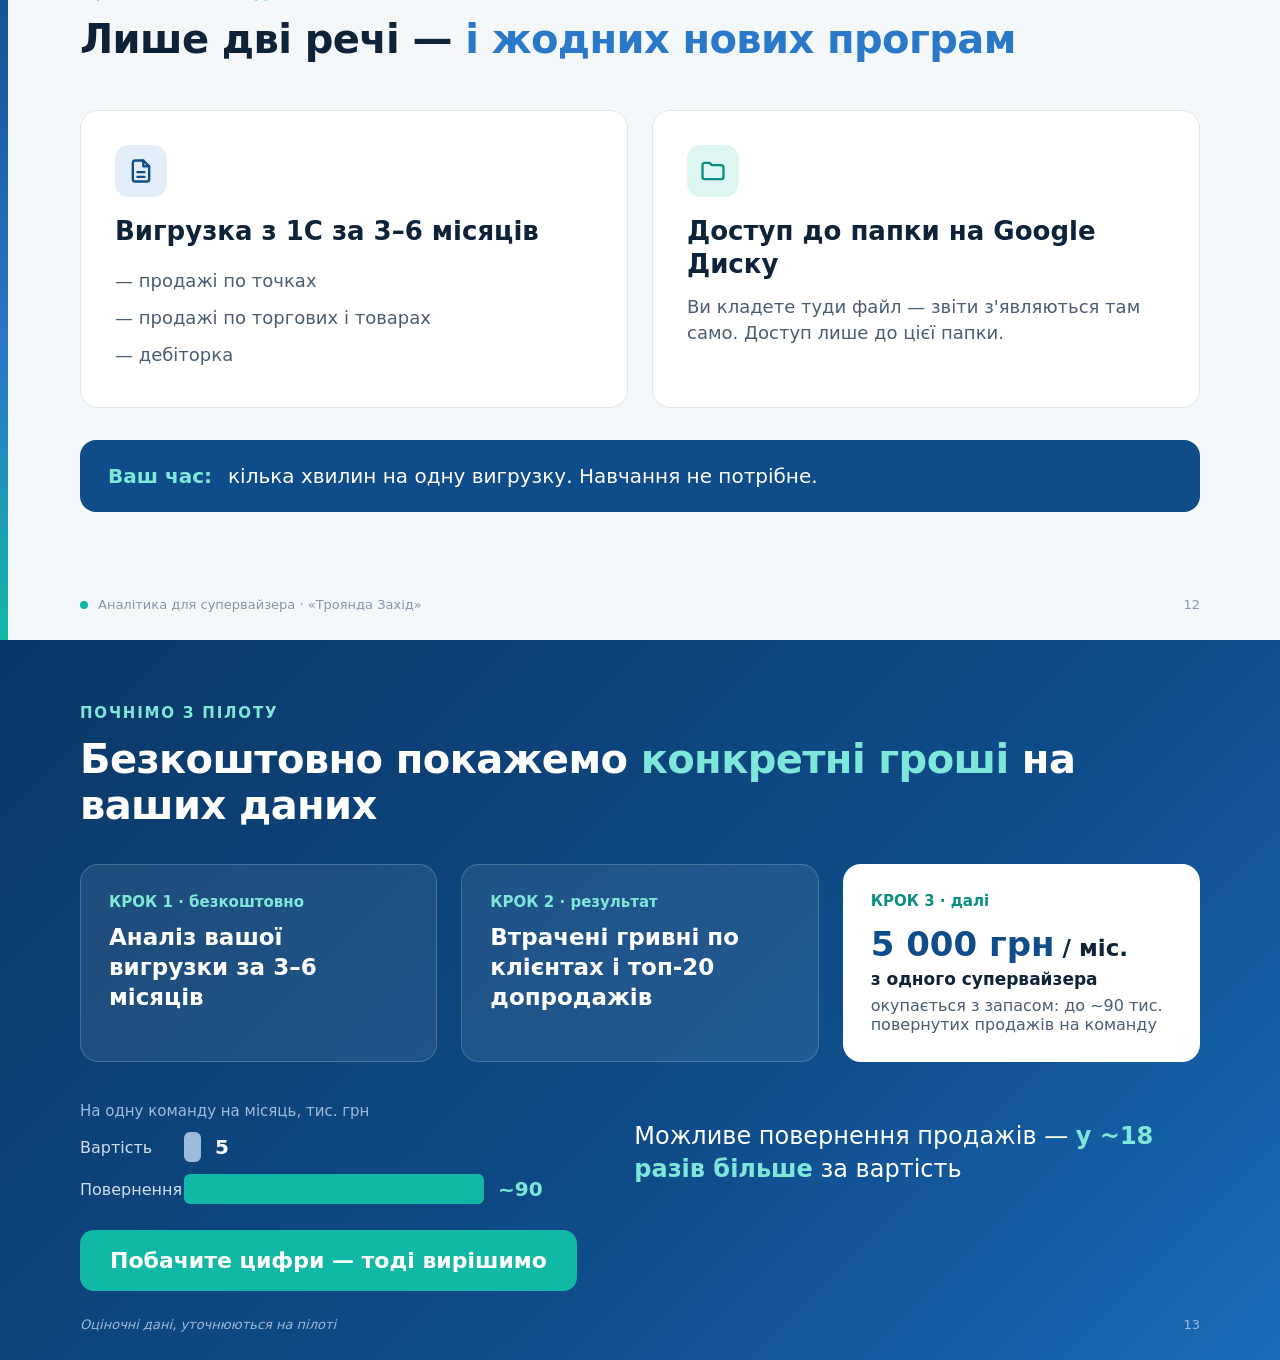
<file: presentation/slides.html>
<!doctype html>
<html lang="uk">
<head>
<meta charset="utf-8">
<title>Аналітика для супервайзера</title>
<style>
  @page { size: 1280px 720px; margin: 0; }
  :root {
    --ink: #0E2238;
    --ink-2: #4A5D73;
    --ink-3: #8696A8;
    --bg: #F5F8FB;
    --card: #FFFFFF;
    --line: #DDE6EF;
    --blue: #0F4C8A;
    --blue-2: #2A78C8;
    --blue-soft: #E3EEF9;
    --mint: #12B8A6;
    --mint-soft: #DDF6F2;
    --grey-bar: #C7D3E0;
  }
  * { box-sizing: border-box; margin: 0; padding: 0; }
  html, body { background: var(--bg); }
  body { font-family: "Inter", "DejaVu Sans", sans-serif; color: var(--ink); -webkit-print-color-adjust: exact; print-color-adjust: exact; }
  .slide {
    width: 1280px; height: 720px; position: relative; overflow: hidden;
    background: var(--bg); padding: 64px 80px 0 80px; page-break-after: always; break-after: page;
  }
  .slide:last-child { page-break-after: auto; break-after: auto; }
  .kicker { font-size: 15px; font-weight: 600; letter-spacing: .12em; text-transform: uppercase; color: var(--mint); margin-bottom: 14px; }
  h1 { font-size: 64px; line-height: 1.05; font-weight: 800; letter-spacing: -0.02em; }
  h2 { font-size: 40px; line-height: 1.15; font-weight: 750; letter-spacing: -0.015em; max-width: 1040px; }
  h2 em, h1 em { font-style: normal; color: var(--blue-2); }
  .lead { font-size: 22px; line-height: 1.45; color: var(--ink-2); margin-top: 18px; max-width: 900px; }
  .footer {
    position: absolute; left: 80px; right: 80px; bottom: 28px; display: flex; justify-content: space-between; align-items: center;
    font-size: 13px; color: var(--ink-3);
  }
  .footer .brand { display: flex; align-items: center; gap: 10px; }
  .footer .dot { width: 8px; height: 8px; border-radius: 50%; background: var(--mint); }
  .note { position: absolute; left: 80px; bottom: 54px; font-size: 13px; color: var(--ink-3); font-style: italic; }
  .accentbar { position: absolute; left: 0; top: 0; width: 8px; height: 100%; background: linear-gradient(180deg, var(--blue) 0%, var(--blue-2) 60%, var(--mint) 100%); }

  /* cards */
  .grid { display: grid; gap: 24px; margin-top: 44px; }
  .g2 { grid-template-columns: 1fr 1fr; }
  .g3 { grid-template-columns: repeat(3, 1fr); }
  .g4 { grid-template-columns: repeat(4, 1fr); }
  .card { background: var(--card); border: 1px solid var(--line); border-radius: 18px; padding: 28px 28px; }
  .card h3 { font-size: 22px; font-weight: 700; line-height: 1.25; margin: 18px 0 8px; }
  .card p { font-size: 17px; line-height: 1.45; color: var(--ink-2); }
  .icon { width: 52px; height: 52px; border-radius: 14px; background: var(--blue-soft); display: flex; align-items: center; justify-content: center; }
  .icon.mint { background: var(--mint-soft); }
  .icon svg { width: 28px; height: 28px; stroke: var(--blue); fill: none; stroke-width: 2; stroke-linecap: round; stroke-linejoin: round; }
  .icon.mint svg { stroke: #0B8F81; }
  .benefit {
    margin-top: 32px; display: flex; align-items: center; gap: 16px; background: var(--blue); color: #fff; border-radius: 16px; padding: 22px 28px; font-size: 20px; line-height: 1.4;
  }
  .benefit b { color: #7FE7DA; font-weight: 700; white-space: nowrap; }
  .bullets { list-style: none; margin-top: 8px; }
  .bullets li { font-size: 22px; line-height: 1.4; padding: 14px 0 14px 40px; position: relative; border-bottom: 1px solid var(--line); }
  .bullets li:last-child { border-bottom: none; }
  .bullets li::before { content: ""; position: absolute; left: 4px; top: 24px; width: 14px; height: 14px; border-radius: 4px; background: var(--mint); }
  .bullets li b { font-weight: 700; }
  .tag { display: inline-block; font-size: 12px; font-weight: 600; letter-spacing: .08em; text-transform: uppercase; color: var(--ink-3); }
</style>
</head>
<body>

<!-- 1. Титул -->
<section class="slide" style="padding:0; background: linear-gradient(135deg, #0B3866 0%, #0F4C8A 55%, #1A6CB8 100%);">
  <svg width="1280" height="720" style="position:absolute;inset:0" viewBox="0 0 1280 720">
    <defs>
      <linearGradient id="ice" x1="0" y1="0" x2="1" y2="1">
        <stop offset="0" stop-color="#7FE7DA" stop-opacity=".9"/>
        <stop offset="1" stop-color="#7FE7DA" stop-opacity=".15"/>
      </linearGradient>
    </defs>
    <g opacity=".14" stroke="#fff" fill="none" stroke-width="1.5">
      <polygon points="1000,90 1140,170 1140,330 1000,410 860,330 860,170"/>
      <polygon points="1000,150 1088,200 1088,300 1000,350 912,300 912,200"/>
      <polygon points="1150,420 1240,472 1240,576 1150,628 1060,576 1060,472"/>
    </g>
    <g stroke="#7FE7DA" stroke-opacity=".75" stroke-width="5" stroke-linecap="round" fill="none" transform="translate(1000,250)">
      <g id="arm"><line x1="0" y1="0" x2="0" y2="-120"/><line x1="0" y1="-70" x2="-28" y2="-96"/><line x1="0" y1="-70" x2="28" y2="-96"/><line x1="0" y1="-35" x2="-20" y2="-52"/><line x1="0" y1="-35" x2="20" y2="-52"/></g>
      <use href="#arm" transform="rotate(60)"/><use href="#arm" transform="rotate(120)"/><use href="#arm" transform="rotate(180)"/><use href="#arm" transform="rotate(240)"/><use href="#arm" transform="rotate(300)"/>
    </g>
  </svg>
  <div style="position:absolute; left:96px; top:150px; width:760px; color:#fff;">
    <div class="kicker" style="color:#7FE7DA">Пропозиція для HoReCa-команди «Троянда Захід»</div>
    <h1 style="color:#fff">Аналітика для супервайзера:<br><span style="color:#7FE7DA">менше рутини,<br>більше продажів</span></h1>
    <p style="font-size:22px; line-height:1.5; color:#CFE0F2; margin-top:30px; max-width:640px">Готові звіти, сигнали й задачі для торгових на основі ваших вигрузок з 1С. Без нових програм.</p>
  </div>
  <div style="position:absolute; left:96px; bottom:48px; color:#9DBBDB; font-size:15px">Львів · 2026</div>
</section>

<!-- 2. Ваш день сьогодні -->
<section class="slide">
  <div class="accentbar"></div>
  <div class="kicker">Ваш день сьогодні</div>
  <h2>Час іде на таблиці, а про проблемного клієнта дізнаєтесь <em>занадто пізно</em></h2>
  <div class="grid g4">
    <div class="card"><div class="icon"><svg viewBox="0 0 24 24"><rect x="3" y="4" width="18" height="16" rx="2"/><path d="M3 10h18M9 4v16"/></svg></div>
      <h3>Звіти вручну</h3><p>Години на зведення вигрузок з 1С у таблиці</p></div>
    <div class="card"><div class="icon"><svg viewBox="0 0 24 24"><path d="M3 7l6 6 4-4 8 8"/><path d="M15 17h6v-6"/></svg></div>
      <h3>Падіння видно пізно</h3><p>Що клієнт згасає, стає ясно наприкінці місяця</p></div>
    <div class="card"><div class="icon"><svg viewBox="0 0 24 24"><circle cx="9" cy="8" r="3.5"/><path d="M2.5 20c.8-3.5 3.4-5.5 6.5-5.5s5.7 2 6.5 5.5"/><path d="M17 4.5a3.5 3.5 0 010 7M21.5 20c-.4-2.4-1.6-4-3.3-4.9"/></svg></div>
      <h3>Розмови «на відчуттях»</h3><p>Із торговими говоримо без точних цифр</p></div>
    <div class="card"><div class="icon"><svg viewBox="0 0 24 24"><path d="M20 14.5A8 8 0 019.5 4a8 8 0 1010.5 10.5z"/></svg></div>
      <h3>Вечори над звітами</h3><p>Звіт для керівництва забирає особистий час</p></div>
  </div>
  <div class="benefit"><b>Питання:</b> скільки годин на тиждень у вас іде на таблиці замість роботи з командою?</div>
  <div class="footer"><div class="brand"><span class="dot"></span>Аналітика для супервайзера · «Троянда Захід»</div><div>2</div></div>
</section>

<!-- 3. Що змінюється -->
<section class="slide">
  <div class="accentbar"></div>
  <div class="kicker">Що змінюється</div>
  <h2>Дані з 1С самі перетворюються на <em>готові висновки й задачі</em></h2>
  <div style="display:flex; align-items:stretch; gap:0; margin-top:56px;">
    <div class="card" style="flex:1; text-align:center; padding:34px 20px">
      <div class="icon" style="margin:0 auto"><svg viewBox="0 0 24 24"><path d="M14 3H7a2 2 0 00-2 2v14a2 2 0 002 2h10a2 2 0 002-2V8z"/><path d="M14 3v5h5M9 13h6M9 17h6"/></svg></div>
      <h3 style="margin-top:20px">1. Вигрузка з 1С</h3><p>Excel-файл, який ви вже вмієте робити</p></div>
    <div style="width:80px; display:flex; align-items:center; justify-content:center"><svg width="48" height="24" viewBox="0 0 48 24"><path d="M2 12h40M34 4l8 8-8 8" stroke="#2A78C8" stroke-width="3" fill="none" stroke-linecap="round" stroke-linejoin="round"/></svg></div>
    <div class="card" style="flex:1; text-align:center; padding:34px 20px">
      <div class="icon" style="margin:0 auto"><svg viewBox="0 0 24 24"><path d="M3 7a2 2 0 012-2h4l2 2h8a2 2 0 012 2v8a2 2 0 01-2 2H5a2 2 0 01-2-2z"/></svg></div>
      <h3 style="margin-top:20px">2. Спільна папка</h3><p>Кладете файл на Google Диск — і все</p></div>
    <div style="width:80px; display:flex; align-items:center; justify-content:center"><svg width="48" height="24" viewBox="0 0 48 24"><path d="M2 12h40M34 4l8 8-8 8" stroke="#12B8A6" stroke-width="3" fill="none" stroke-linecap="round" stroke-linejoin="round"/></svg></div>
    <div class="card" style="flex:1.25; padding:34px 30px; background:var(--blue); border-color:var(--blue); color:#fff">
      <h3 style="margin-top:0; color:#7FE7DA">3. Ви отримуєте</h3>
      <ul style="list-style:none; margin-top:10px; font-size:19px; line-height:1.4">
        <li style="padding:9px 0; border-bottom:1px solid rgba(255,255,255,.18)">Готові звіти</li>
        <li style="padding:9px 0; border-bottom:1px solid rgba(255,255,255,.18)">Сигнали про проблеми</li>
        <li style="padding:9px 0">Задачі для кожного торгового</li>
      </ul>
    </div>
  </div>
  <p class="lead" style="margin-top:40px"><b style="color:var(--ink)">Ви не рахуєте — ви керуєте.</b> Нову систему впроваджувати не треба.</p>
  <div class="footer"><div class="brand"><span class="dot"></span>Аналітика для супервайзера · «Троянда Захід»</div><div>3</div></div>
</section>

<!-- 4. Ранковий звіт -->
<section class="slide">
  <div class="accentbar"></div>
  <div class="kicker">Ранковий звіт щодня</div>
  <h2>За 5 хвилин зранку ясно, <em>куди направити команду</em></h2>
  <div style="display:grid; grid-template-columns: 1fr 1fr; gap:48px; margin-top:36px; align-items:start">
    <ul class="bullets">
      <li><b>План/факт</b> по кожному торговому</li>
      <li><b>Хто відстає</b> і на скільки гривень</li>
      <li><b>Хто мав замовити й не замовив</b> — список точок на сьогодні</li>
    </ul>
    <div class="card" style="padding:24px 28px">
      <div style="display:flex; justify-content:space-between; align-items:baseline"><b style="font-size:17px">Виконання плану, % місяця</b><span class="tag">Приклад</span></div>
      <svg width="100%" height="250" viewBox="0 0 480 250" style="margin-top:10px">
        <g font-family="Inter" font-size="14" fill="#4A5D73">
          <line x1="110" y1="4" x2="110" y2="236" stroke="#DDE6EF"/>
          <line x1="380" y1="0" x2="380" y2="240" stroke="#0E2238" stroke-dasharray="4 4" stroke-width="1.5"/>
          <text x="380" y="248" text-anchor="middle" font-size="11" fill="#8696A8">план на сьогодні</text>
          <!-- rows: y step 38 -->
          <text x="0" y="24">Торговий 1</text><rect x="110" y="10" width="300" height="20" rx="4" fill="#2A78C8"/><text x="418" y="25" fill="#0E2238" font-weight="600">111%</text>
          <text x="0" y="62">Торговий 2</text><rect x="110" y="48" width="276" height="20" rx="4" fill="#2A78C8"/><text x="394" y="63" fill="#0E2238" font-weight="600">102%</text>
          <text x="0" y="100">Торговий 3</text><rect x="110" y="86" width="262" height="20" rx="4" fill="#2A78C8"/><text x="390" y="101" fill="#0E2238" font-weight="600">97%</text>
          <text x="0" y="138">Торговий 4</text><rect x="110" y="124" width="254" height="20" rx="4" fill="#2A78C8"/><text x="390" y="139" fill="#0E2238" font-weight="600">94%</text>
          <text x="0" y="176" fill="#0E2238" font-weight="700">Торговий 5</text><rect x="110" y="162" width="200" height="20" rx="4" fill="#12B8A6"/><text x="318" y="177" fill="#0B8F81" font-weight="700">74%</text>
          <text x="0" y="214" fill="#0E2238" font-weight="700">Торговий 6</text><rect x="110" y="200" width="184" height="20" rx="4" fill="#12B8A6"/><text x="302" y="215" fill="#0B8F81" font-weight="700">68%</text>
        </g>
      </svg>
      <p style="font-size:15px; color:#4A5D73; margin-top:6px">Бірюзовим — хто потребує уваги сьогодні</p>
    </div>
  </div>
  <div class="footer"><div class="brand"><span class="dot"></span>Аналітика для супервайзера · «Троянда Захід»</div><div>4</div></div>
</section>

<!-- 5. Сигнали тривоги -->
<section class="slide">
  <div class="accentbar"></div>
  <div class="kicker">Сигнали тривоги</div>
  <h2>Ви бачите проблему, <em>поки клієнта ще можна втримати</em></h2>
  <div class="grid g3">
    <div class="card"><div class="icon"><svg viewBox="0 0 24 24"><path d="M3 6l7 7 4-4 7 7"/><path d="M15 16h6v-6"/></svg></div>
      <div style="font-size:44px; font-weight:800; color:var(--blue); margin-top:18px; letter-spacing:-.02em">−30%</div>
      <h3 style="margin-top:4px">Падіння закупівель</h3><p>Ресторан бере на 30% і більше менше, ніж зазвичай — ймовірно, пробує конкурента</p></div>
    <div class="card"><div class="icon"><svg viewBox="0 0 24 24"><circle cx="12" cy="12" r="9"/><path d="M12 7v5l3 2"/></svg></div>
      <div style="font-size:44px; font-weight:800; color:var(--blue); margin-top:18px; letter-spacing:-.02em">Борг</div>
      <h3 style="margin-top:4px">Прострочена дебіторка</h3><p>Хто затримує оплату і на скільки днів — до того, як борг виросте</p></div>
    <div class="card"><div class="icon"><svg viewBox="0 0 24 24"><path d="M21 8l-9-5-9 5v8l9 5 9-5z"/><path d="M3 8l9 5 9-5M12 13v8"/></svg></div>
      <div style="font-size:44px; font-weight:800; color:var(--blue); margin-top:18px; letter-spacing:-.02em">0 шт.</div>
      <h3 style="margin-top:4px">Дефіцит товару</h3><p>Ходові позиції закінчуються — замовлення не зривається через склад</p></div>
  </div>
  <div class="benefit"><b>Вигода:</b> рятуєте клієнта, поки він ще не пішов остаточно.</div>
  <div class="note">Оціночні дані, уточнюються на пілоті</div>
  <div class="footer"><div class="brand"><span class="dot"></span>Аналітика для супервайзера · «Троянда Захід»</div><div>5</div></div>
</section>

<!-- 6. Як повертаємо клієнта -->
<section class="slide">
  <div class="accentbar"></div>
  <div class="kicker">Як повертаємо клієнта</div>
  <h2>Чотири кроки від сигналу до <em>повернутого замовлення</em></h2>
  <div style="position:relative; margin-top:64px">
    <div style="position:absolute; left:32px; width:858px; top:31px; height:3px; background:linear-gradient(90deg, var(--blue-2), var(--mint))"></div>
    <div class="grid g4" style="margin-top:0; position:relative">
      <div><div style="width:64px;height:64px;border-radius:50%;background:var(--blue);color:#fff;font-size:26px;font-weight:800;display:flex;align-items:center;justify-content:center;box-shadow:0 0 0 8px var(--bg)">1</div>
        <h3 style="font-size:22px; margin:26px 0 10px">Помічаємо падіння</h3><p style="font-size:18px; color:var(--ink-2); line-height:1.45">Уже на першому тижні, а не наприкінці місяця</p></div>
      <div><div style="width:64px;height:64px;border-radius:50%;background:var(--blue-2);color:#fff;font-size:26px;font-weight:800;display:flex;align-items:center;justify-content:center;box-shadow:0 0 0 8px var(--bg)">2</div>
        <h3 style="font-size:22px; margin:26px 0 10px">Знаходимо причину</h3><p style="font-size:18px; color:var(--ink-2); line-height:1.45">Видно, які позиції ресторан перестав брати</p></div>
      <div><div style="width:64px;height:64px;border-radius:50%;background:#1F98B8;color:#fff;font-size:26px;font-weight:800;display:flex;align-items:center;justify-content:center;box-shadow:0 0 0 8px var(--bg)">3</div>
        <h3 style="font-size:22px; margin:26px 0 10px">Торговий дзвонить</h3><p style="font-size:18px; color:var(--ink-2); line-height:1.45">З готовим приводом для розмови</p></div>
      <div><div style="width:64px;height:64px;border-radius:50%;background:var(--mint);color:#fff;font-size:26px;font-weight:800;display:flex;align-items:center;justify-content:center;box-shadow:0 0 0 8px var(--bg)">4</div>
        <h3 style="font-size:22px; margin:26px 0 10px">Ви перевіряєте</h3><p style="font-size:18px; color:var(--ink-2); line-height:1.45">Чи клієнт повернувся до звичних закупівель</p></div>
    </div>
  </div>
  <div class="benefit" style="margin-top:56px"><b>Результат:</b> менше клієнтів, які тихо йдуть до конкурента.</div>
  <div class="footer"><div class="brand"><span class="dot"></span>Аналітика для супервайзера · «Троянда Захід»</div><div>6</div></div>
</section>

<!-- 7. Допродажі -->
<section class="slide">
  <div class="accentbar"></div>
  <div class="kicker">Допродажі по ресторанах</div>
  <h2>Схожі заклади показують, <em>що ще можна запропонувати</em></h2>
  <div style="display:grid; grid-template-columns: 1.15fr 1fr; gap:48px; margin-top:40px; align-items:start">
    <div class="card" style="padding:26px 28px">
      <div style="display:flex; justify-content:space-between; align-items:baseline; margin-bottom:14px"><b style="font-size:17px">Що беруть заклади</b><span class="tag">Приклад</span></div>
      <table style="width:100%; border-collapse:collapse; font-size:17px; text-align:center">
        <thead><tr style="color:var(--ink-3); font-size:14px"><th style="text-align:left; font-weight:600; padding:8px 0">Заклад</th><th style="font-weight:600">Фрі</th><th style="font-weight:600">Морозиво</th><th style="font-weight:600">Ягоди</th><th style="font-weight:600">Тісто</th></tr></thead>
        <tbody>
          <tr style="border-top:1px solid var(--line)"><td style="text-align:left; padding:13px 0; color:var(--ink-2)">Схожий заклад А</td><td>●</td><td>●</td><td>●</td><td>●</td></tr>
          <tr style="border-top:1px solid var(--line)"><td style="text-align:left; padding:13px 0; color:var(--ink-2)">Схожий заклад Б</td><td>●</td><td>●</td><td>●</td><td>○</td></tr>
          <tr style="border-top:1px solid var(--line)"><td style="text-align:left; padding:13px 0; color:var(--ink-2)">Схожий заклад В</td><td>●</td><td>●</td><td>○</td><td>●</td></tr>
          <tr style="border-top:2px solid var(--blue); background:var(--mint-soft)"><td style="text-align:left; padding:13px 10px; font-weight:700">Ваш клієнт</td><td style="color:var(--blue)">●</td>
            <td><span style="background:var(--mint);color:#fff;border-radius:6px;padding:3px 9px;font-size:14px;font-weight:700">+</span></td>
            <td><span style="background:var(--mint);color:#fff;border-radius:6px;padding:3px 9px;font-size:14px;font-weight:700">+</span></td>
            <td><span style="background:var(--mint);color:#fff;border-radius:6px;padding:3px 9px;font-size:14px;font-weight:700">+</span></td></tr>
        </tbody>
      </table>
      <p style="font-size:15px; color:var(--ink-2); margin-top:14px">● бере &nbsp; ○ не бере &nbsp; <b style="color:#0B8F81">+</b> що запропонувати</p>
    </div>
    <ul class="bullets">
      <li>Порівнюємо ресторан <b>зі схожими закладами</b></li>
      <li>Бере фрі, але не бере <b>морозиво, ягоди чи тісто</b> — це привід для пропозиції</li>
      <li>Кожен торговий отримує <b>список «кому що запропонувати»</b></li>
    </ul>
  </div>
  <div class="footer"><div class="brand"><span class="dot"></span>Аналітика для супервайзера · «Троянда Захід»</div><div>7</div></div>
</section>

<!-- 8. Тижневий розбір -->
<section class="slide">
  <div class="accentbar"></div>
  <div class="kicker">Тижневий розбір кожного торгового</div>
  <h2>Розмова один на один — <em>на фактах, а не на відчуттях</em></h2>
  <div class="grid g3">
    <div class="card"><div class="icon"><svg viewBox="0 0 24 24"><circle cx="12" cy="12" r="9"/><circle cx="12" cy="12" r="5"/><circle cx="12" cy="12" r="1"/></svg></div>
      <h3>План/факт</h3><p>Виконання за тиждень і з початку місяця</p></div>
    <div class="card"><div class="icon"><svg viewBox="0 0 24 24"><path d="M4 20V10M10 20V4M16 20v-7M22 20H2"/></svg></div>
      <h3>Середній чек</h3><p>Чи росте сума одного замовлення по точках</p></div>
    <div class="card"><div class="icon mint"><svg viewBox="0 0 24 24"><rect x="3" y="3" width="7" height="7" rx="1.5"/><rect x="14" y="3" width="7" height="7" rx="1.5"/><rect x="3" y="14" width="7" height="7" rx="1.5"/><rect x="14" y="14" width="7" height="7" rx="1.5"/></svg></div>
      <h3>Ширина асортименту</h3><p>Скільки різних позицій бере кожен клієнт</p></div>
  </div>
  <div class="benefit"><b>Вигода:</b> одразу видно, кого похвалити, а кого підтягнути.</div>
  <div class="footer"><div class="brand"><span class="dot"></span>Аналітика для супервайзера · «Троянда Захід»</div><div>8</div></div>
</section>

<!-- 9. Нові заклади -->
<section class="slide">
  <div class="accentbar"></div>
  <div class="kicker">Нові заклади Львова</div>
  <h2>Ваші торгові виходять на нові ресторани <em>першими</em></h2>
  <div style="display:grid; grid-template-columns: 1fr 1fr; gap:48px; margin-top:28px; align-items:center">
    <ul class="bullets">
      <li>Щомісяця — <b>список закладів</b>, що відкрилися або готуються до відкриття</li>
      <li>Концепція, район і контакт — <b>усе для першого візиту</b></li>
      <li>Розподіл по торгових — <b>за їхніми районами</b></li>
    </ul>
    <svg viewBox="0 0 520 340" width="100%" height="300" style="overflow:hidden; border-radius:18px">
      <rect x="0" y="0" width="520" height="340" rx="18" fill="#fff" stroke="#DDE6EF"/>
      <g stroke="#E3EEF9" stroke-width="10" fill="none" stroke-linecap="round">
        <path d="M-10 230 C120 200 180 120 300 130 S470 60 540 80"/>
        <path d="M150 -10 C170 100 220 200 200 350"/>
        <path d="M-10 90 C120 110 300 220 540 250"/>
        <path d="M380 -10 C360 120 400 220 420 350"/>
      </g>
      <g>
        <g transform="translate(120,150)"><path d="M0 0c-14-18-22-30-22-40a22 22 0 0144 0c0 10-8 22-22 40z" fill="#2A78C8"/><circle cx="0" cy="-40" r="8" fill="#fff"/></g>
        <g transform="translate(290,185)"><path d="M0 0c-14-18-22-30-22-40a22 22 0 0144 0c0 10-8 22-22 40z" fill="#12B8A6"/><circle cx="0" cy="-40" r="8" fill="#fff"/></g>
        <g transform="translate(250,270)"><path d="M0 0c-14-18-22-30-22-40a22 22 0 0144 0c0 10-8 22-22 40z" fill="#2A78C8"/><circle cx="0" cy="-40" r="8" fill="#fff"/></g>
        <g transform="translate(430,220)"><path d="M0 0c-14-18-22-30-22-40a22 22 0 0144 0c0 10-8 22-22 40z" fill="#12B8A6"/><circle cx="0" cy="-40" r="8" fill="#fff"/></g>
      </g>
      <g font-family="Inter" font-size="14">
        <rect x="292" y="22" width="212" height="58" rx="10" fill="#0F4C8A"/>
        <text x="308" y="46" fill="#7FE7DA" font-weight="700">Новий заклад</text>
        <text x="308" y="67" fill="#fff">відкриття через 2 тижні</text>
      </g>
    </svg>
  </div>
  <div class="benefit" style="margin-top:28px"><b>Вигода:</b> ваша команда заходить раніше за конкурентів.</div>
  <div class="footer"><div class="brand"><span class="dot"></span>Аналітика для супервайзера · «Троянда Захід»</div><div>9</div></div>
</section>

<!-- 10. Час супервайзера -->
<section class="slide">
  <div class="accentbar"></div>
  <div class="kicker">Час супервайзера</div>
  <h2><em>11,5 годин на тиждень</em> повертаються до команди й ресторанів</h2>
  <div style="display:grid; grid-template-columns: 1.6fr 1fr; gap:48px; margin-top:36px; align-items:center">
    <svg viewBox="0 0 700 330" width="100%" height="330" font-family="Inter">
      <!-- axis -->
      <g fill="#8696A8" font-size="13">
        <line x1="70" y1="20" x2="70" y2="280" stroke="#DDE6EF"/>
        <line x1="70" y1="280" x2="680" y2="280" stroke="#C7D3E0"/>
        <text x="60" y="284" text-anchor="end">0</text>
        <text x="60" y="179" text-anchor="end">5</text><line x1="70" y1="175" x2="680" y2="175" stroke="#EEF3F8"/>
        <text x="60" y="74" text-anchor="end">10</text><line x1="70" y1="70" x2="680" y2="70" stroke="#EEF3F8"/>
        <text x="20" y="150" transform="rotate(-90 20 150)" text-anchor="middle">годин на тиждень</text>
      </g>
      <!-- scale: 21 px per hour; base 280 -->
      <!-- Сьогодні: 13 h = 273 px -->
      <rect x="150" y="7" width="160" height="273" rx="6" fill="#C7D3E0"/>
      <text x="230" y="150" text-anchor="middle" font-size="40" font-weight="800" fill="#0E2238">13</text>
      <text x="230" y="176" text-anchor="middle" font-size="15" fill="#4A5D73">год рутини</text>
      <!-- З аналітикою: 1.5 h = 31.5 px, plus freed 11.5h = 241.5 dashed -->
      <rect x="430" y="7" width="160" height="241.5" rx="6" fill="#DDF6F2" stroke="#12B8A6" stroke-width="2" stroke-dasharray="6 5"/>
      <rect x="430" y="248.5" width="160" height="31.5" rx="4" fill="#0F4C8A"/>
      <text x="510" y="270" text-anchor="middle" font-size="15" font-weight="700" fill="#fff">1,5 год</text>
      <text x="510" y="120" text-anchor="middle" font-size="40" font-weight="800" fill="#0B8F81">+11,5</text>
      <text x="510" y="146" text-anchor="middle" font-size="15" fill="#0B8F81">год на команду</text>
      <text x="510" y="166" text-anchor="middle" font-size="15" fill="#0B8F81">і ресторани</text>
      <g font-size="16" font-weight="600" fill="#0E2238" text-anchor="middle">
        <text x="230" y="308">Сьогодні</text>
        <text x="510" y="308">З аналітикою</text>
      </g>
    </svg>
    <ul class="bullets">
      <li>Рутина: <b>13 → 1,5 год</b> на тиждень</li>
      <li>Звіти, зведення й пошук проблем — <b>готові зранку</b></li>
      <li>Звільнений час — на <b>виїзди з торговими</b> і розмови з ресторанами</li>
    </ul>
  </div>
  <div class="note">Оціночні дані, уточнюються на пілоті</div>
  <div class="footer"><div class="brand"><span class="dot"></span>Аналітика для супервайзера · «Троянда Захід»</div><div>10</div></div>
</section>

<!-- 11. Скільки грошей можна повернути -->
<section class="slide">
  <div class="accentbar"></div>
  <div class="kicker">Скільки грошей можна повернути</div>
  <h2><em>~90 тис. грн на місяць</em> — це понад 1 млн грн на рік</h2>
  <div style="display:grid; grid-template-columns: 1.6fr 1fr; gap:44px; margin-top:30px; align-items:center">
    <svg viewBox="0 0 720 360" width="100%" height="360" font-family="Inter">
      <!-- waterfall; scale: 1.2 px per 1 тис.; base y=300 -->
      <g fill="#8696A8" font-size="13">
        <line x1="40" y1="300" x2="710" y2="300" stroke="#C7D3E0"/>
        <line x1="40" y1="240" x2="710" y2="240" stroke="#EEF3F8"/><text x="32" y="244" text-anchor="end">50</text>
        <line x1="40" y1="180" x2="710" y2="180" stroke="#EEF3F8"/><text x="32" y="184" text-anchor="end">100</text>
        <line x1="40" y1="120" x2="710" y2="120" stroke="#EEF3F8"/><text x="32" y="124" text-anchor="end">150</text>
        <line x1="40" y1="60" x2="710" y2="60" stroke="#EEF3F8"/><text x="32" y="64" text-anchor="end">200</text>
        <text x="32" y="304" text-anchor="end">0</text>
        <text x="40" y="20" font-size="13">тис. грн / міс.</text>
      </g>
      <!-- bar1: 135 -> 162px, y 138 -->
      <rect x="70" y="138" width="120" height="162" rx="5" fill="#C7D3E0"/>
      <text x="130" y="128" text-anchor="middle" font-size="22" font-weight="800" fill="#0E2238">135</text>
      <!-- bar2: 90 floating 135..225 -> y 30..138 -->
      <line x1="190" y1="138" x2="230" y2="138" stroke="#8696A8" stroke-dasharray="3 3"/>
      <rect x="230" y="30" width="120" height="108" rx="5" fill="#A9B9CB"/>
      <text x="290" y="90" text-anchor="middle" font-size="22" font-weight="800" fill="#0E2238">+90</text>
      <!-- bar3: 225 total -> 270px -->
      <line x1="350" y1="30" x2="390" y2="30" stroke="#8696A8" stroke-dasharray="3 3"/>
      <rect x="390" y="30" width="120" height="270" rx="5" fill="#0F4C8A"/>
      <text x="450" y="70" text-anchor="middle" font-size="22" font-weight="800" fill="#fff">225</text>
      <!-- bar4: 90 recoverable -> 108px -->
      <rect x="550" y="192" width="120" height="108" rx="5" fill="#12B8A6"/>
      <text x="610" y="182" text-anchor="middle" font-size="26" font-weight="800" fill="#0B8F81">~90</text>
      <text x="610" y="250" text-anchor="middle" font-size="15" font-weight="700" fill="#fff">40%</text>
      <g font-size="14" fill="#4A5D73" text-anchor="middle">
        <text x="130" y="322" font-weight="600" fill="#0E2238">Беруть менше</text><text x="130" y="340">3% продажів</text>
        <text x="290" y="322" font-weight="600" fill="#0E2238">Пішли</text><text x="290" y="340">2% продажів</text>
        <text x="450" y="322" font-weight="600" fill="#0E2238">Усього втрат</text><text x="450" y="340">5% продажів</text>
        <text x="610" y="322" font-weight="700" fill="#0B8F81">Можна повернути</text><text x="610" y="340">з аналітикою</text>
      </g>
    </svg>
    <div>
      <div class="card" style="padding:22px 26px">
        <div class="tag">База розрахунку</div>
        <div style="font-size:19px; line-height:1.45; margin-top:8px">6 торгових × 750 тис. грн =<br><b style="font-size:28px">4,5 млн грн / міс.</b></div>
      </div>
      <div class="card" style="padding:22px 26px; margin-top:18px; background:var(--blue); border-color:var(--blue); color:#fff">
        <div class="tag" style="color:#9DBBDB">Повернення за рік</div>
        <div style="font-size:19px; line-height:1.45; margin-top:8px">~90 тис. × 12 міс. =<br><b style="font-size:28px; color:#7FE7DA">понад 1 млн грн</b></div>
      </div>
    </div>
  </div>
  <div class="note" style="bottom:52px">Оціночні дані, уточнюються на пілоті</div>
  <div class="footer"><div class="brand"><span class="dot"></span>Аналітика для супервайзера · «Троянда Захід»</div><div>11</div></div>
</section>

<!-- 12. Що потрібно від вас -->
<section class="slide">
  <div class="accentbar"></div>
  <div class="kicker">Що потрібно від вас</div>
  <h2>Лише дві речі — <em>і жодних нових програм</em></h2>
  <div class="grid g2" style="margin-top:48px">
    <div class="card" style="padding:34px 34px"><div class="icon"><svg viewBox="0 0 24 24"><path d="M14 3H7a2 2 0 00-2 2v14a2 2 0 002 2h10a2 2 0 002-2V8z"/><path d="M14 3v5h5M9 13h6M9 17h6"/></svg></div>
      <h3 style="font-size:26px">Вигрузка з 1С за 3–6 місяців</h3>
      <ul style="list-style:none; margin-top:14px; font-size:18px; color:var(--ink-2); line-height:1.4">
        <li style="padding:6px 0">— продажі по точках</li>
        <li style="padding:6px 0">— продажі по торгових і товарах</li>
        <li style="padding:6px 0">— дебіторка</li>
      </ul></div>
    <div class="card" style="padding:34px 34px"><div class="icon mint"><svg viewBox="0 0 24 24"><path d="M3 7a2 2 0 012-2h4l2 2h8a2 2 0 012 2v8a2 2 0 01-2 2H5a2 2 0 01-2-2z"/></svg></div>
      <h3 style="font-size:26px">Доступ до папки на Google Диску</h3>
      <p style="font-size:18px; margin-top:14px">Ви кладете туди файл — звіти з'являються там само. Доступ лише до цієї папки.</p></div>
  </div>
  <div class="benefit"><b>Ваш час:</b> кілька хвилин на одну вигрузку. Навчання не потрібне.</div>
  <div class="footer"><div class="brand"><span class="dot"></span>Аналітика для супервайзера · «Троянда Захід»</div><div>12</div></div>
</section>

<!-- 13. Пілот -->
<section class="slide" style="padding:0; background: linear-gradient(135deg, #0B3866 0%, #0F4C8A 60%, #1A6CB8 100%); color:#fff">
  <div style="padding:64px 80px 0 80px">
    <div class="kicker" style="color:#7FE7DA">Почнімо з пілоту</div>
    <h2 style="color:#fff">Безкоштовно покажемо <span style="color:#7FE7DA">конкретні гроші</span> на ваших даних</h2>
    <div style="display:grid; grid-template-columns: 1fr 1fr 1fr; gap:24px; margin-top:36px">
      <div style="background:rgba(255,255,255,.08); border:1px solid rgba(255,255,255,.18); border-radius:18px; padding:28px">
        <div style="font-size:15px; color:#7FE7DA; font-weight:700">КРОК 1 · безкоштовно</div>
        <div style="font-size:23px; font-weight:700; margin-top:12px; line-height:1.3">Аналіз вашої вигрузки за 3–6 місяців</div></div>
      <div style="background:rgba(255,255,255,.08); border:1px solid rgba(255,255,255,.18); border-radius:18px; padding:28px">
        <div style="font-size:15px; color:#7FE7DA; font-weight:700">КРОК 2 · результат</div>
        <div style="font-size:23px; font-weight:700; margin-top:12px; line-height:1.3">Втрачені гривні по клієнтах і топ-20 допродажів</div></div>
      <div style="background:#fff; color:var(--ink); border-radius:18px; padding:28px">
        <div style="font-size:15px; color:#0B8F81; font-weight:700">КРОК 3 · далі</div>
        <div style="font-size:23px; font-weight:700; margin-top:12px; line-height:1.3"><span style="font-size:34px; color:var(--blue)">5 000 грн</span> / міс.<div style="font-size:17px; font-weight:600; color:var(--ink); margin-top:2px">з одного супервайзера</div></div>
        <div style="font-size:16px; color:var(--ink-2); margin-top:6px">окупається з запасом: до ~90 тис. повернутих продажів на команду</div></div>
    </div>
    <div style="margin-top:40px; display:grid; grid-template-columns: 1fr 1.1fr; gap:40px; align-items:center">
      <div>
        <div style="font-size:15px; color:#9DBBDB; margin-bottom:12px">На одну команду на місяць, тис. грн</div>
        <div style="display:flex; align-items:center; gap:14px; margin-bottom:12px"><div style="width:90px; font-size:16px; color:#CFE0F2">Вартість</div><div style="height:30px; width:17px; background:#9DBBDB; border-radius:6px"></div><b style="font-size:20px">5</b></div>
        <div style="display:flex; align-items:center; gap:14px"><div style="width:90px; font-size:16px; color:#CFE0F2">Повернення</div><div style="height:30px; width:300px; background:#12B8A6; border-radius:6px"></div><b style="font-size:20px; color:#7FE7DA">~90</b></div>
      </div>
      <div style="font-size:24px; line-height:1.4; color:#fff">Можливе повернення продажів — <b style="color:#7FE7DA">у ~18 разів більше</b> за вартість</div>
    </div>
    <div style="margin-top:26px; display:flex; align-items:center; gap:22px">
      <div style="background:#12B8A6; color:#fff; font-size:22px; font-weight:700; padding:18px 30px; border-radius:14px">Побачите цифри — тоді вирішимо</div>
    </div>
  </div>
  <div style="position:absolute; left:80px; bottom:28px; font-size:13px; color:#9DBBDB; font-style:italic">Оціночні дані, уточнюються на пілоті</div>
  <div style="position:absolute; right:80px; bottom:28px; font-size:13px; color:#9DBBDB">13</div>
</section>

</body>
</html>
</file>
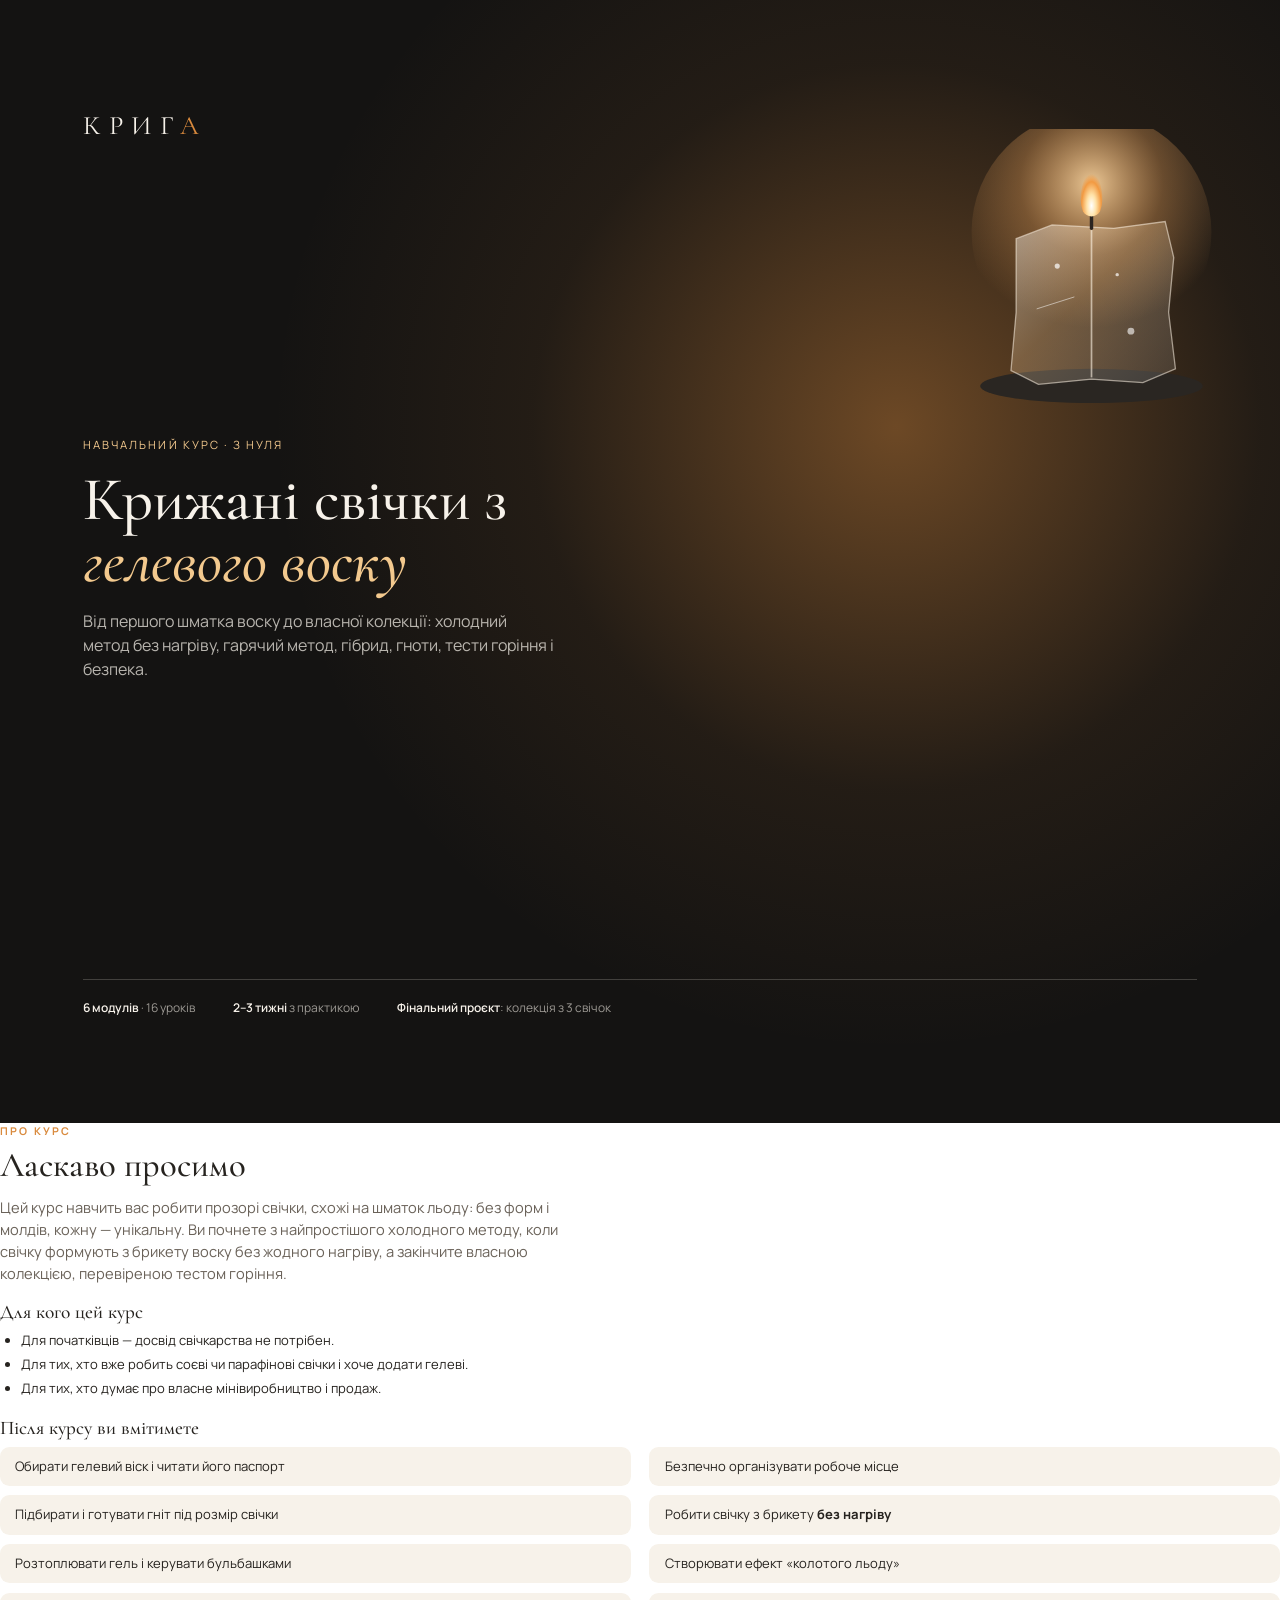
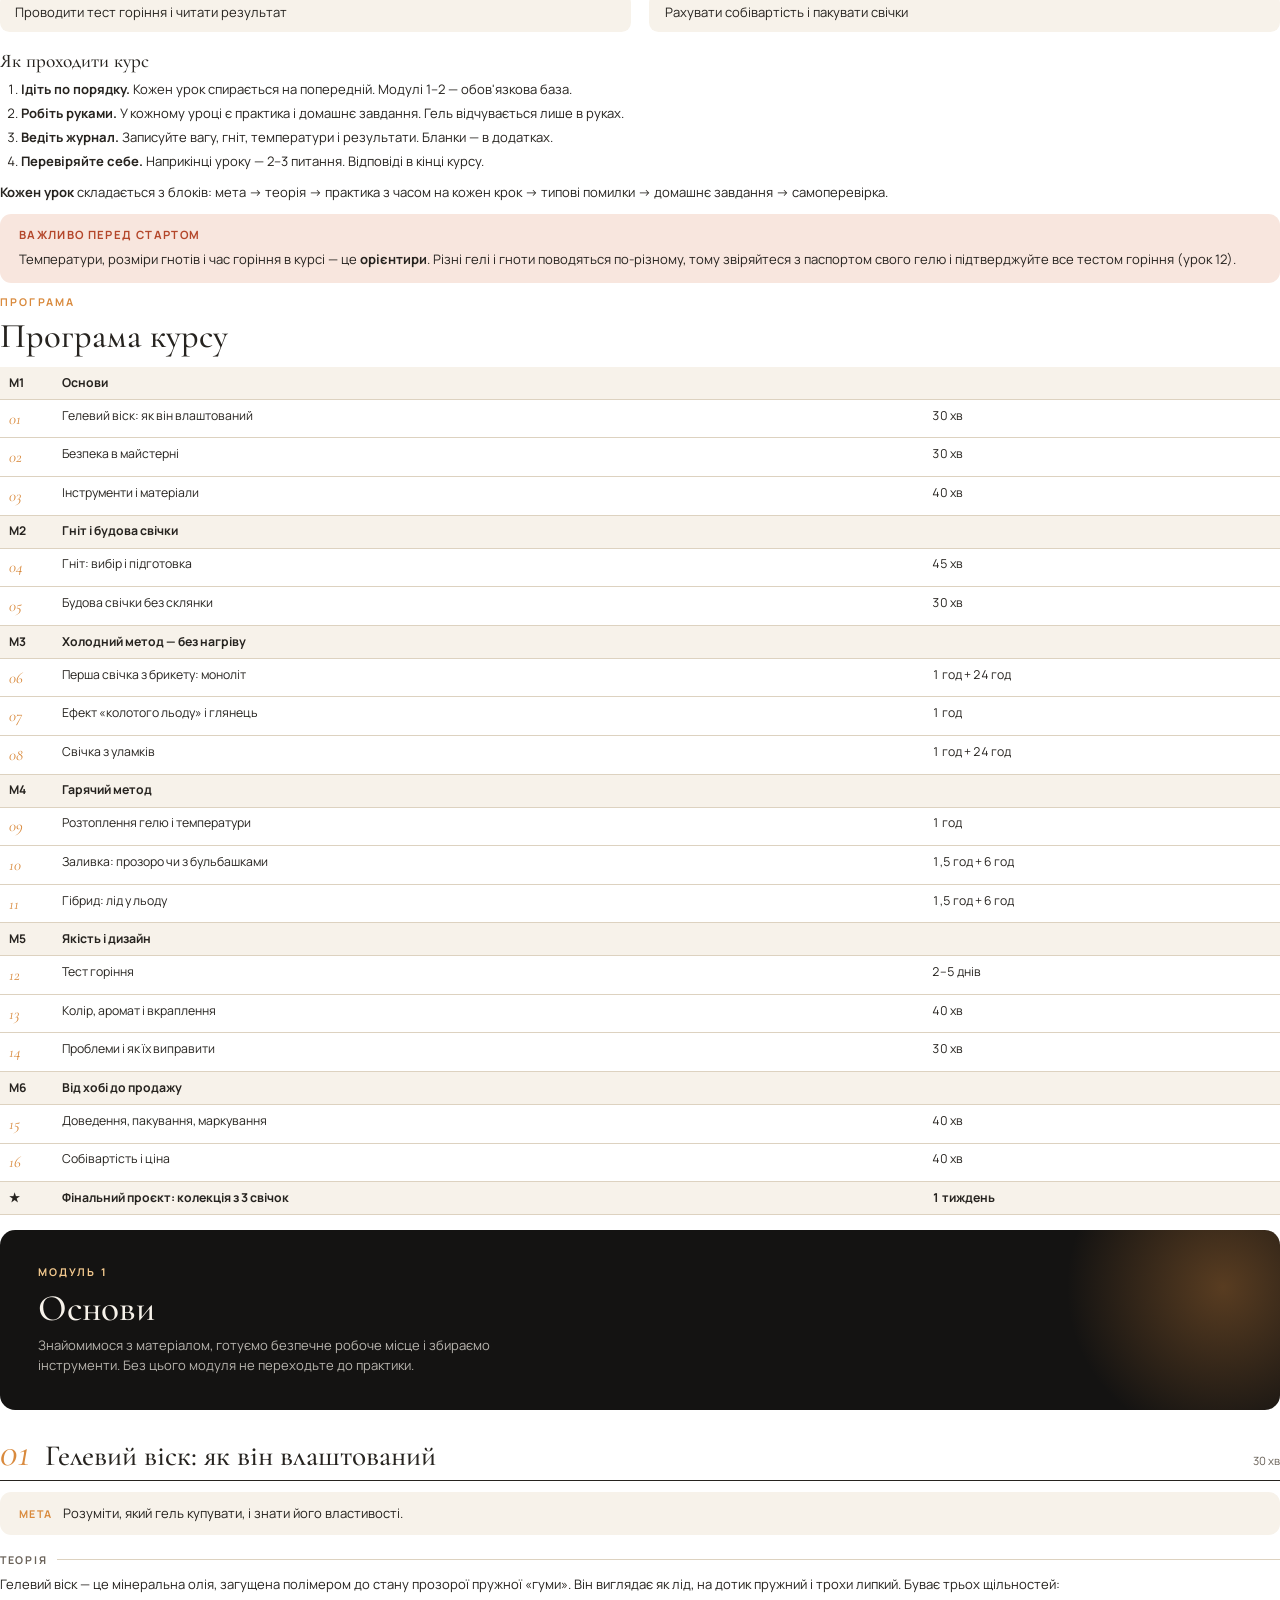
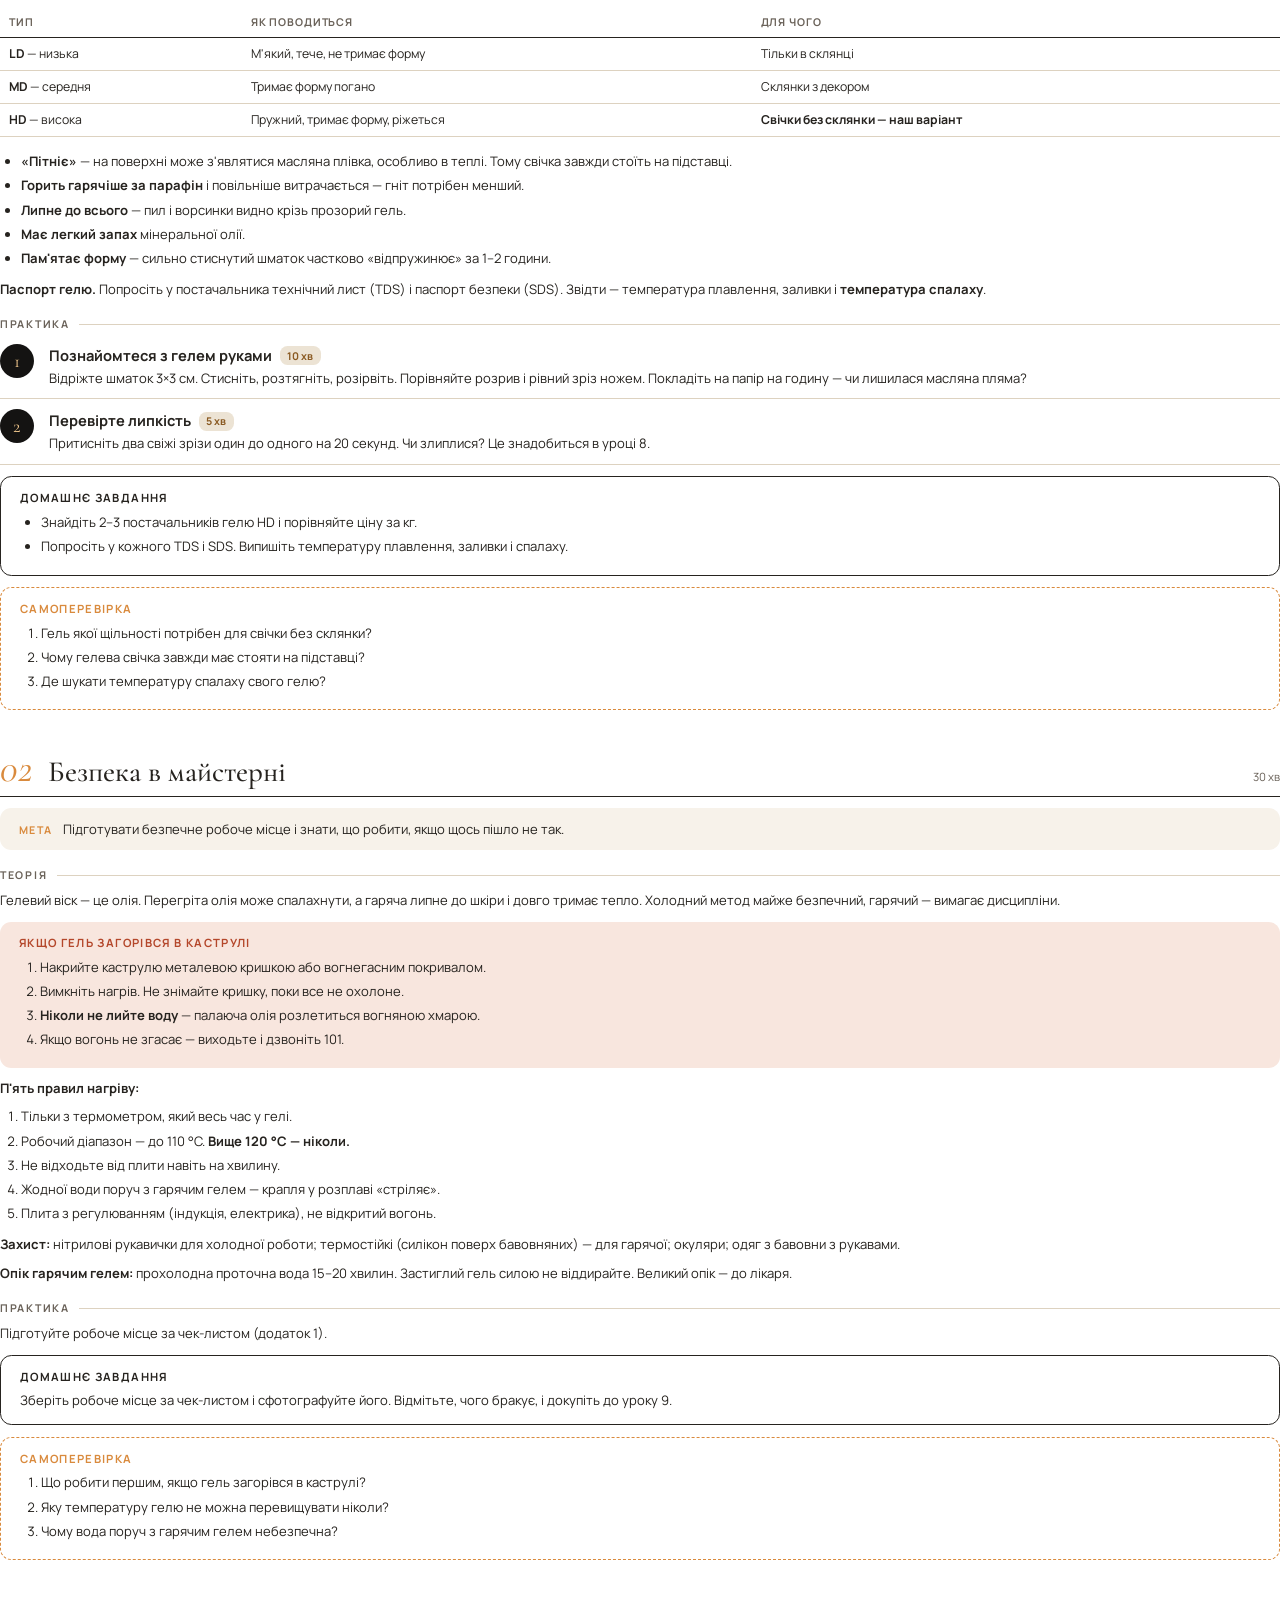
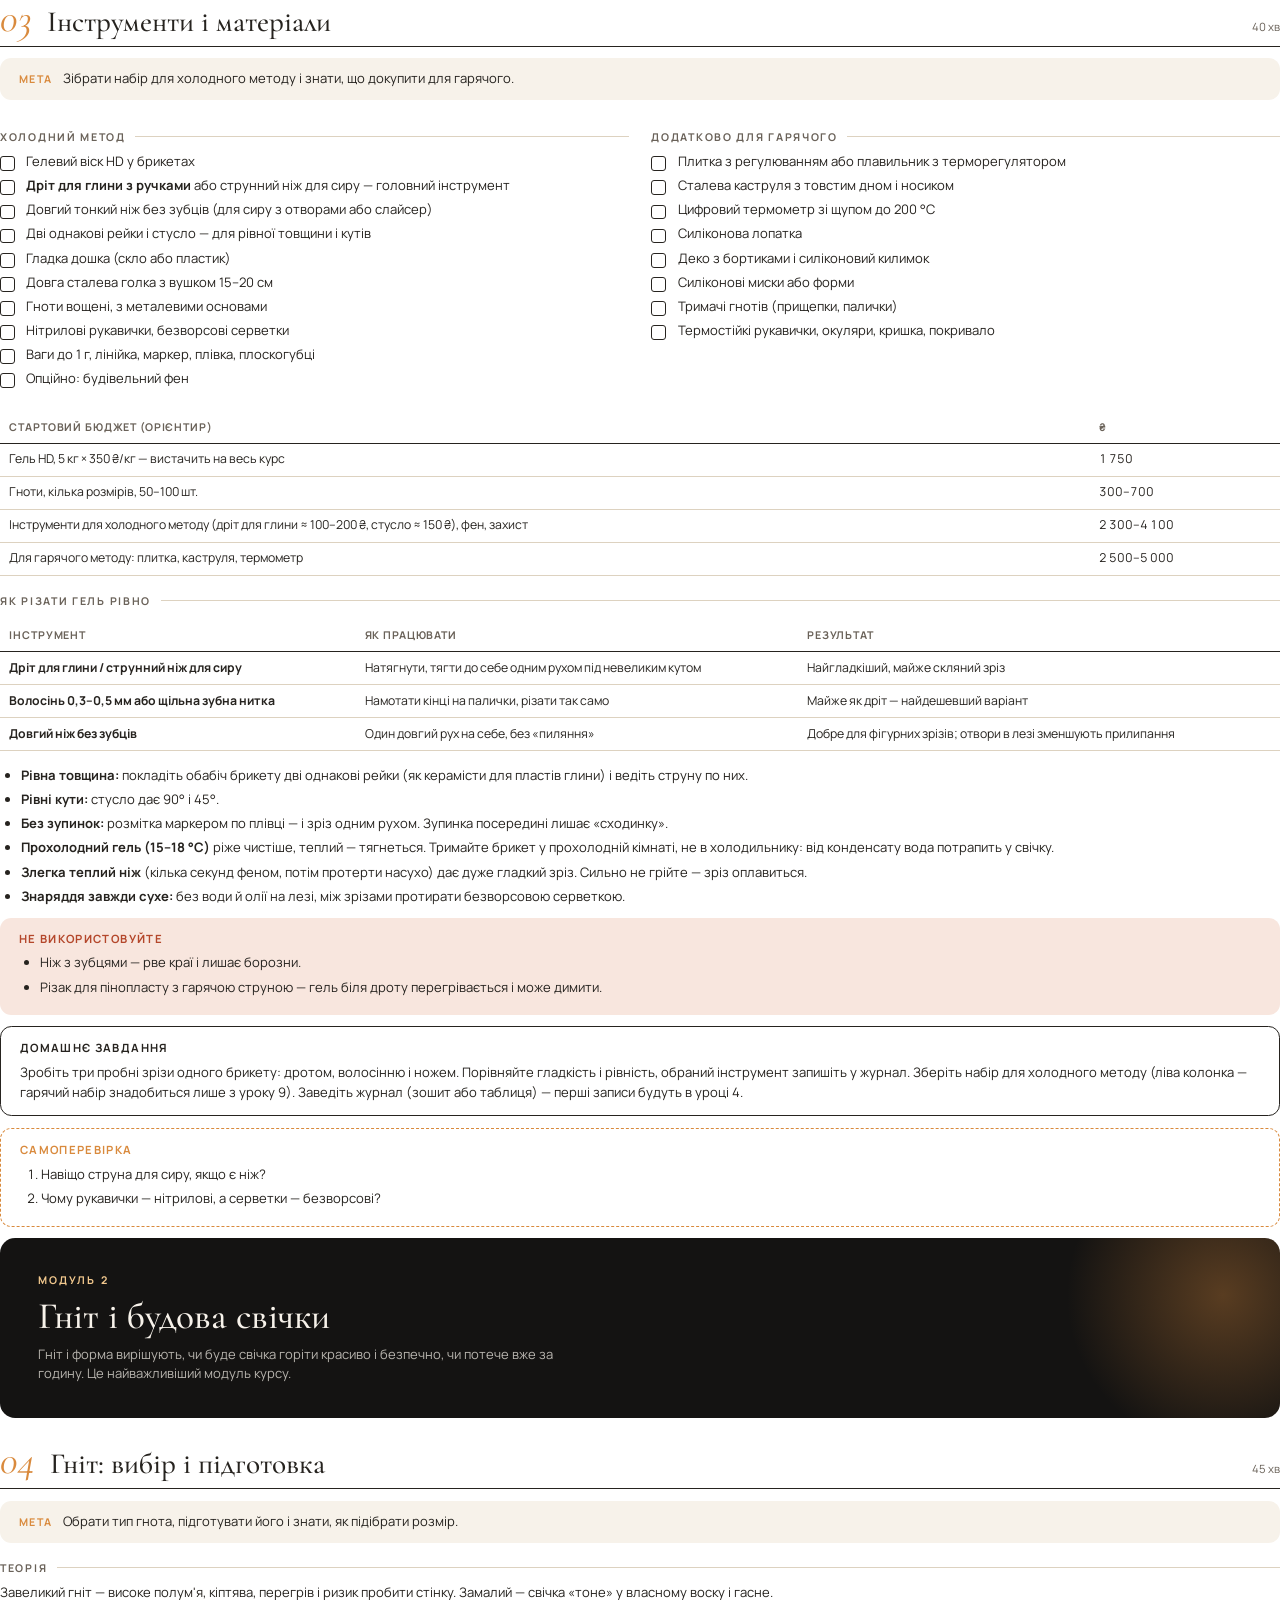
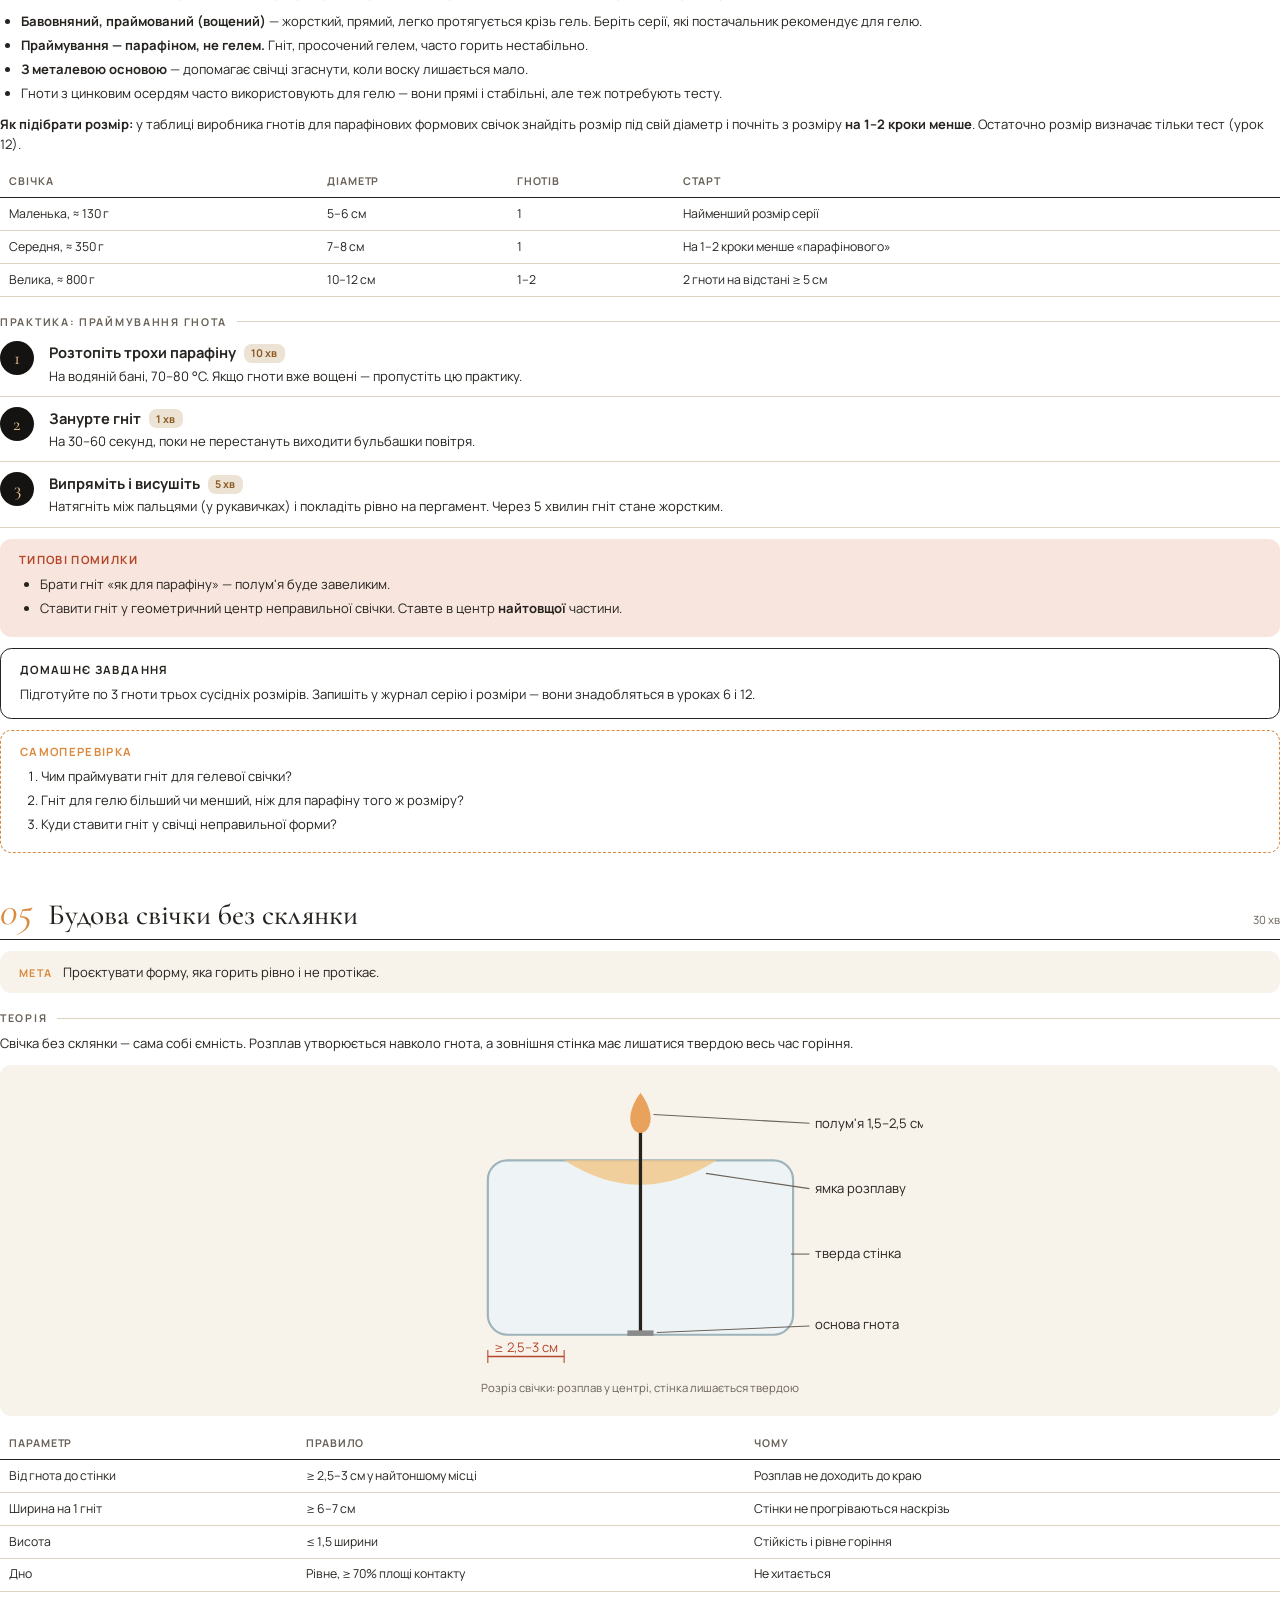
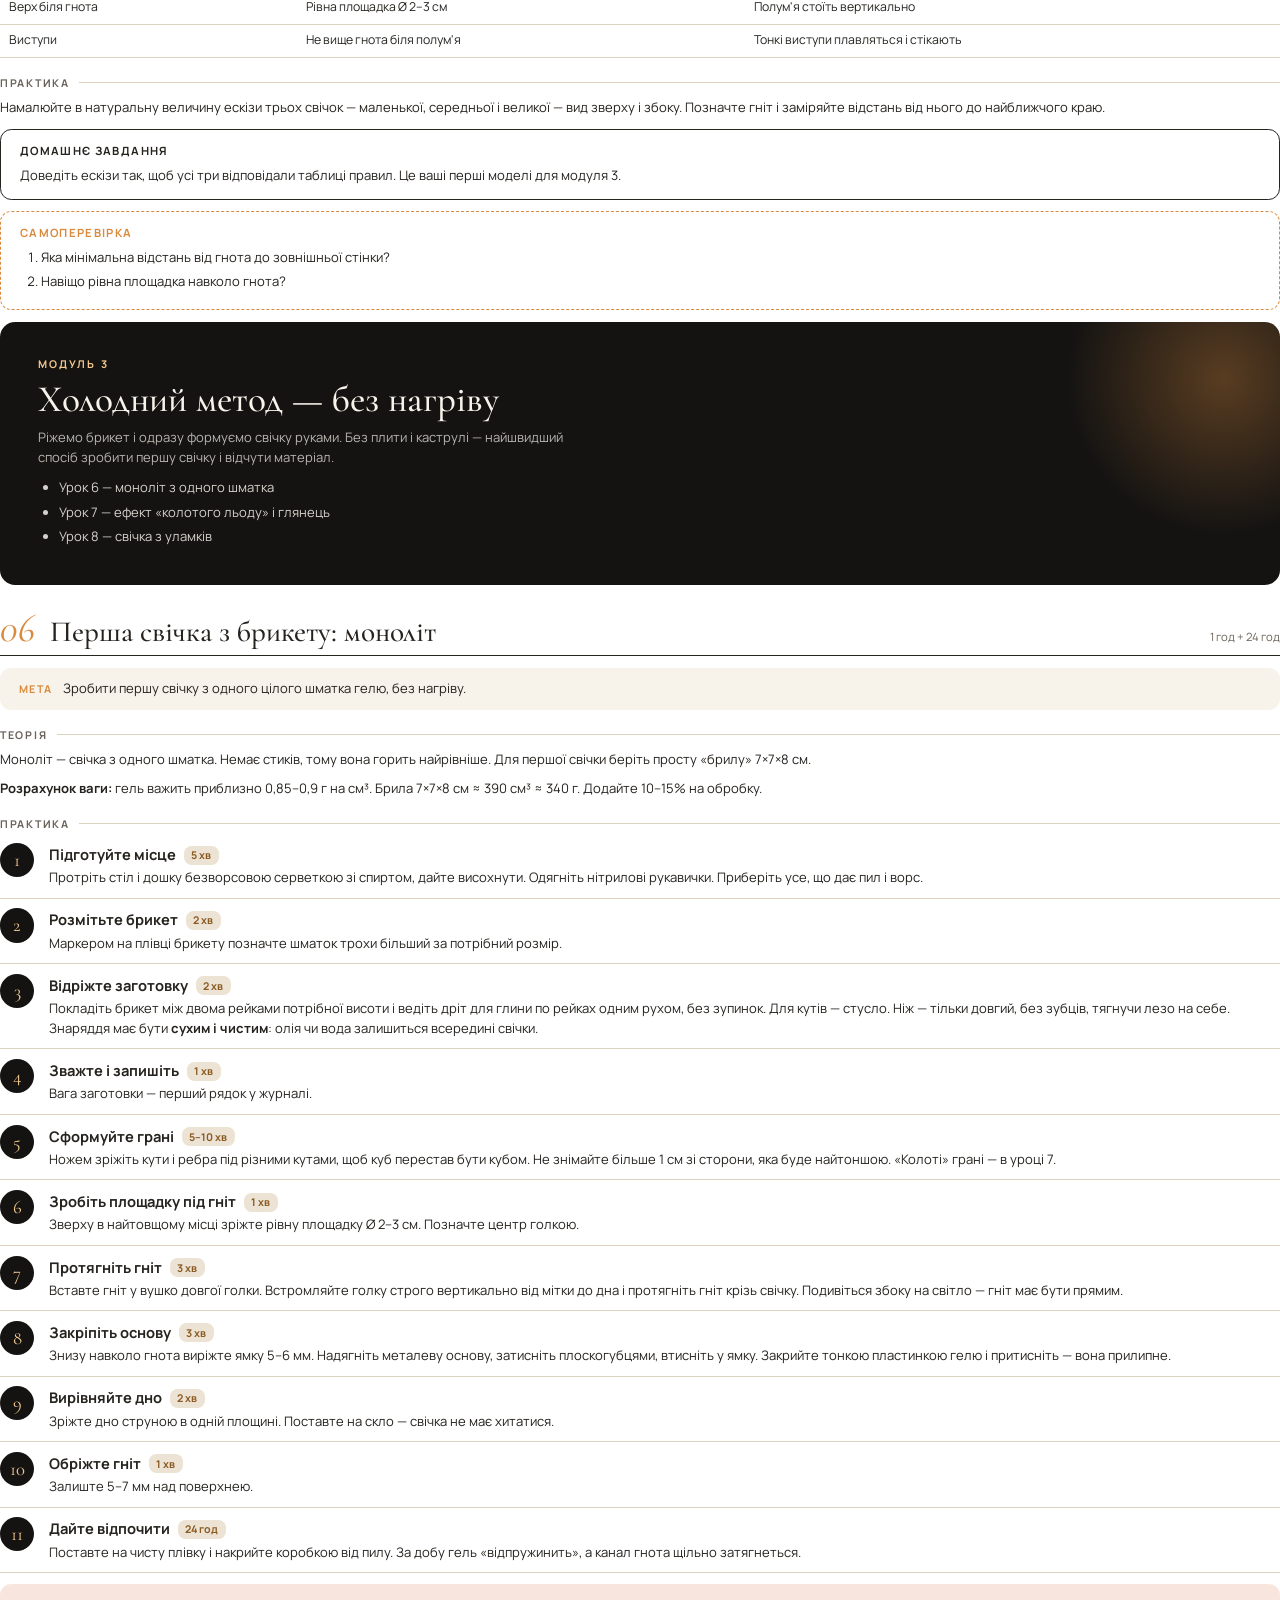
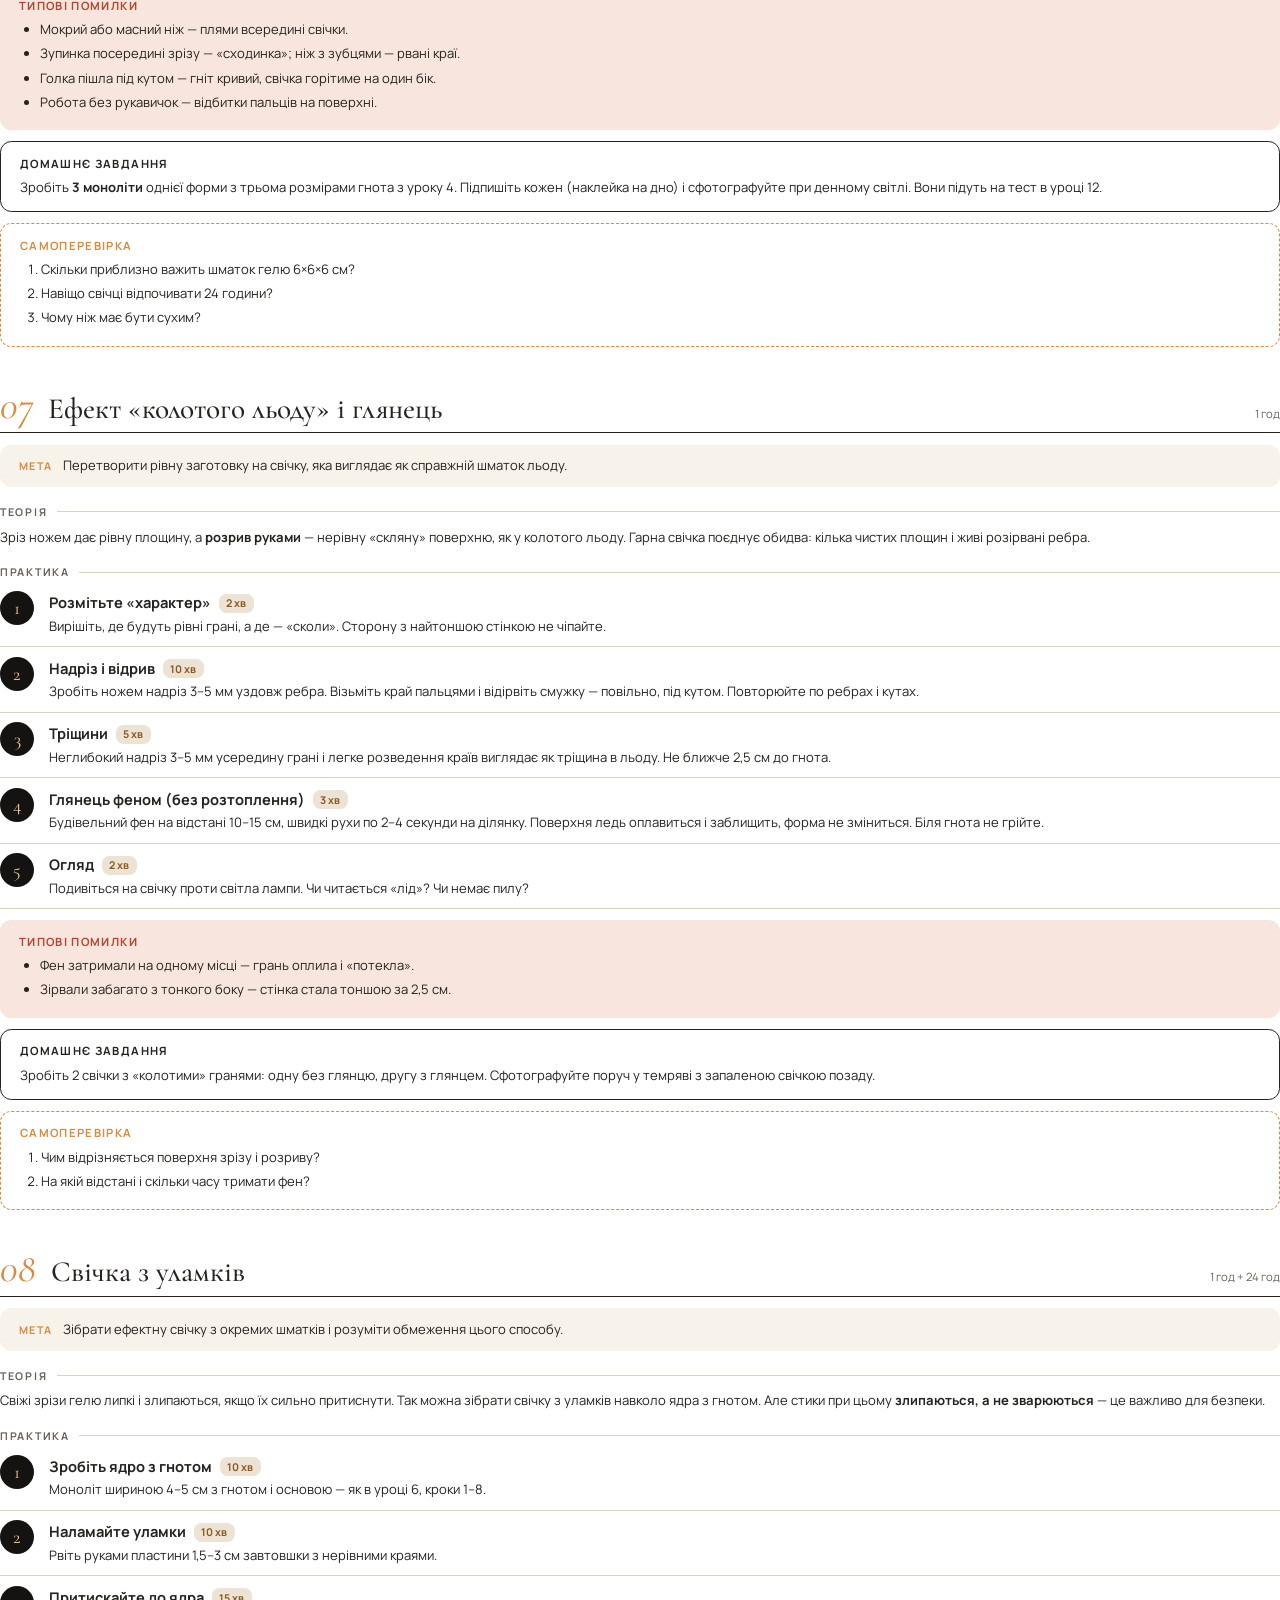
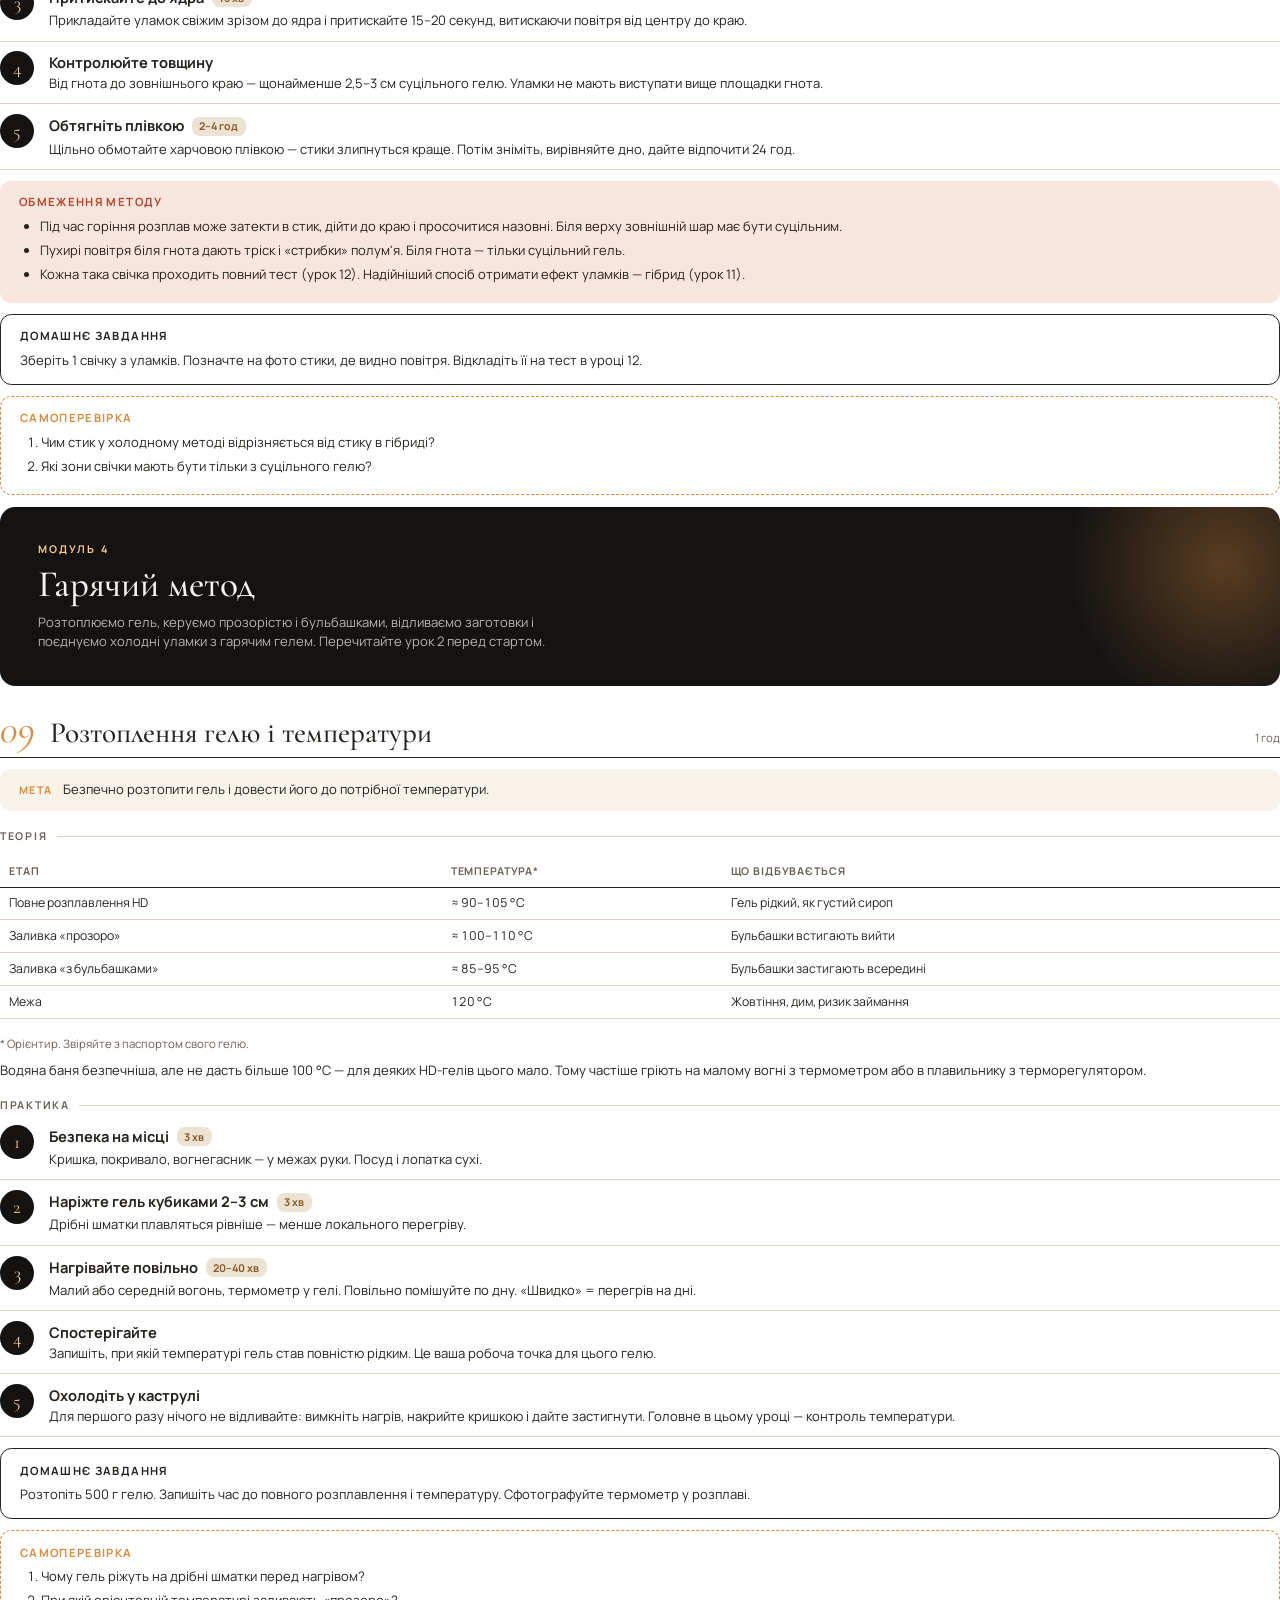
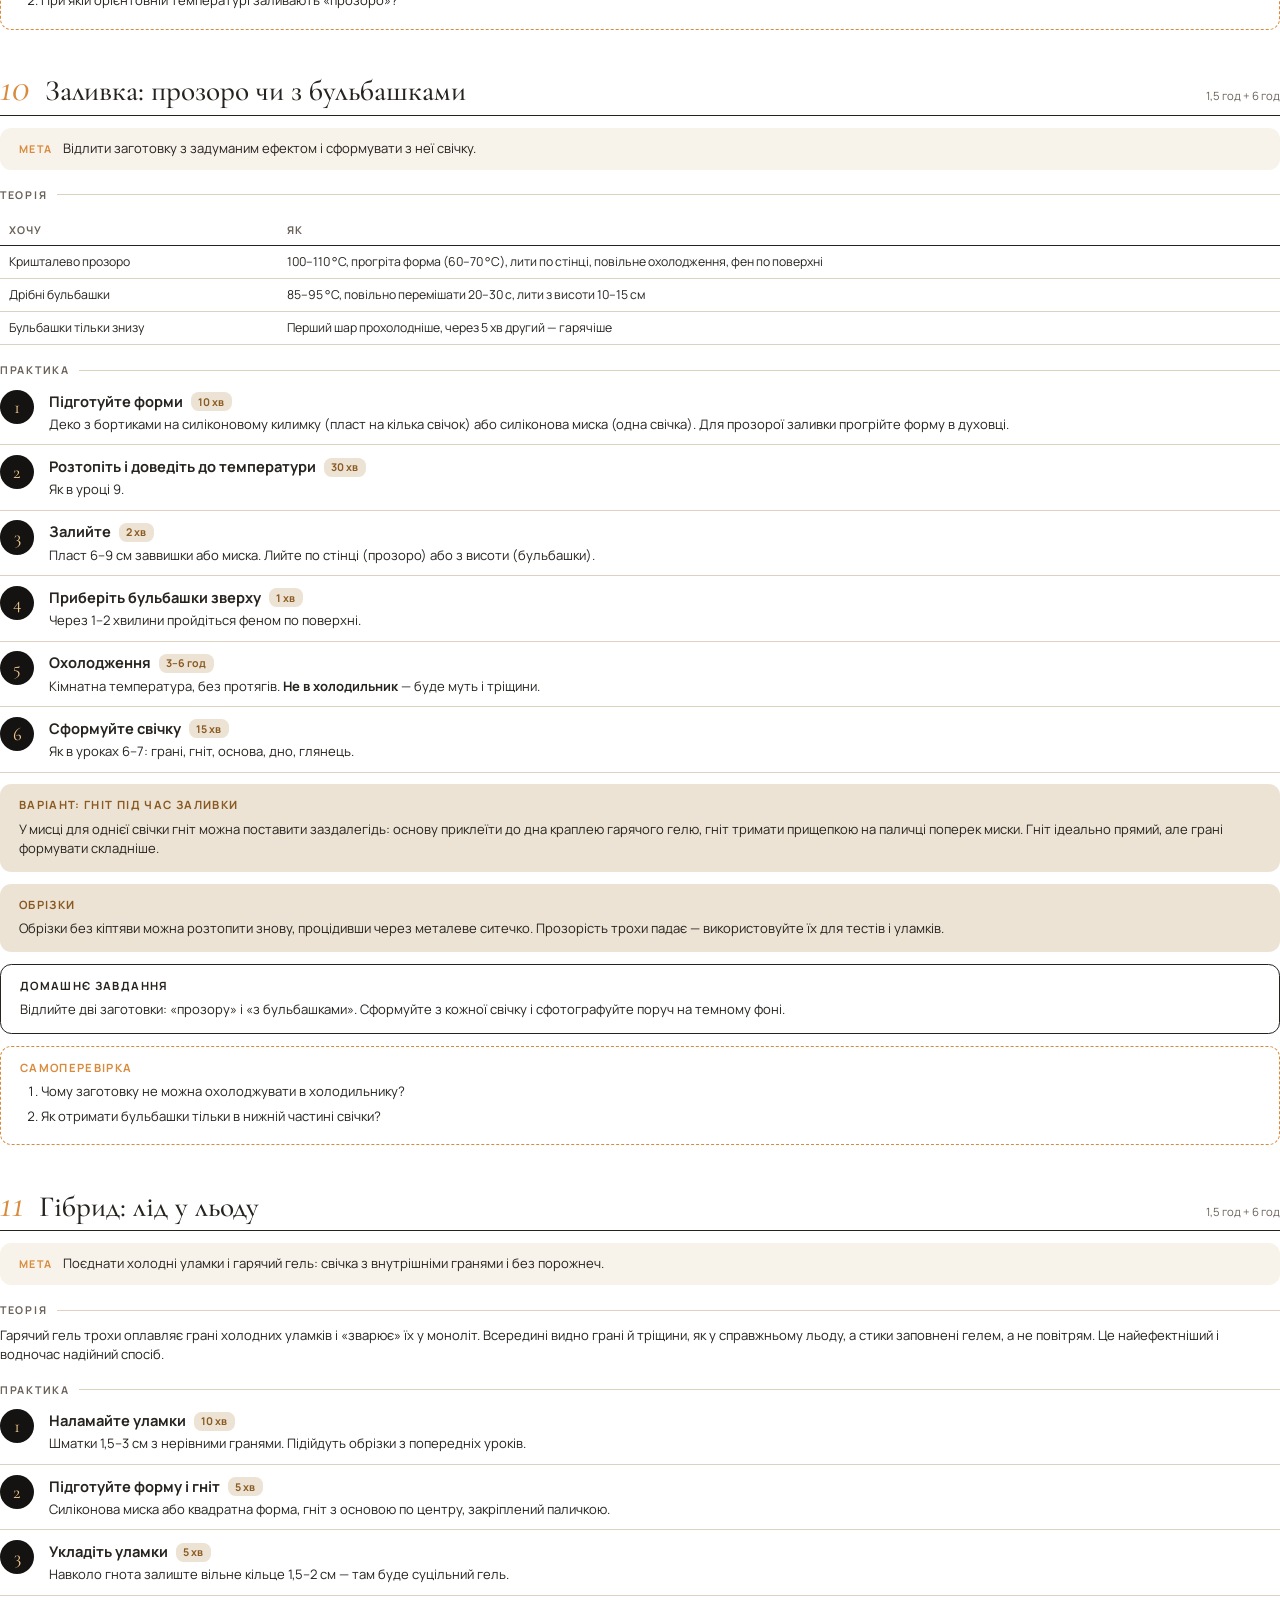
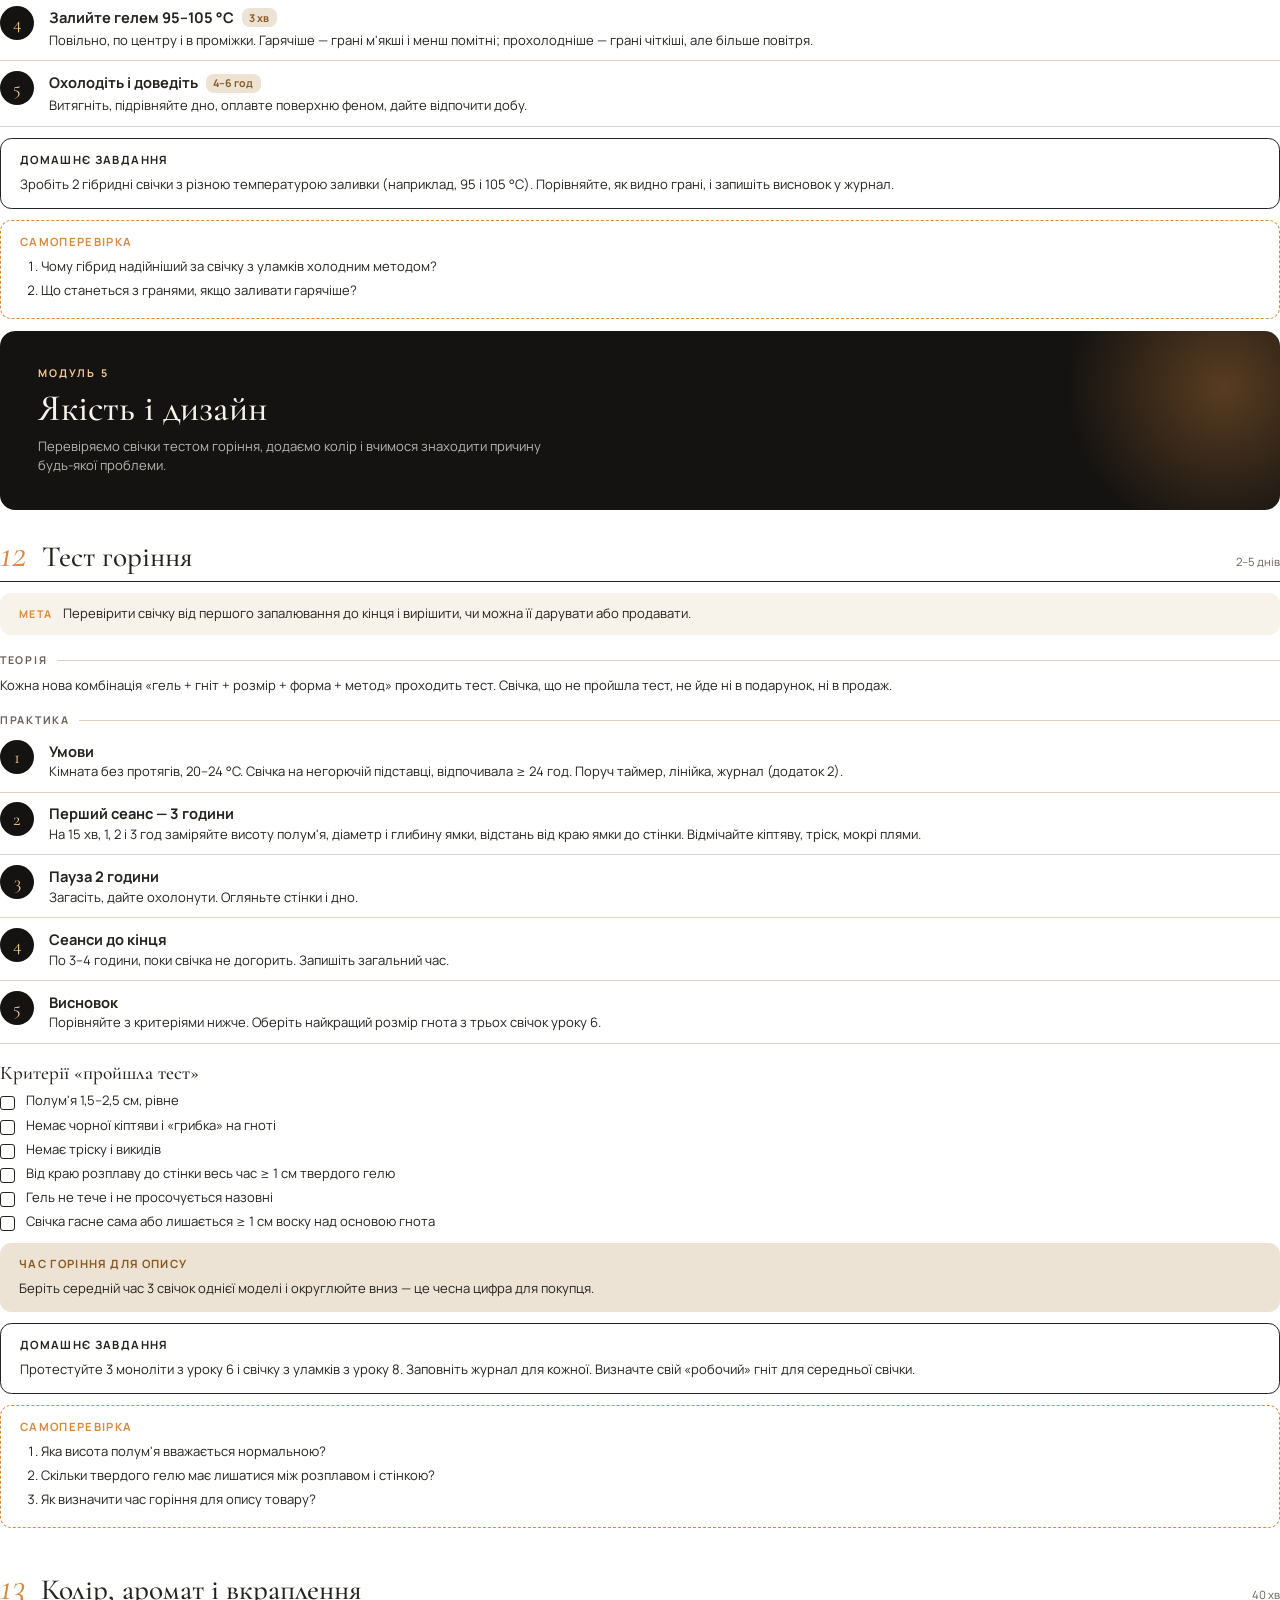
<file: docs/course/kryha-course.html>
<!doctype html>
<html lang="uk">
<head>
<meta charset="utf-8">
<title>Курс КРИГА: крижані свічки з гелевого воску</title>
<link rel="preconnect" href="https://fonts.googleapis.com">
<link rel="preconnect" href="https://fonts.gstatic.com" crossorigin>
<link href="https://fonts.googleapis.com/css2?family=Cormorant+Garamond:ital,wght@0,500;0,600;1,500&family=Manrope:wght@400;500;600;700&display=swap" rel="stylesheet">
<style>
  :root {
    --ink: #26231f; --muted: #6a6259; --cream: #f7f2ea; --sand: #ece3d4;
    --night: #141312; --flame: #d98a3d; --flame-soft: #f3c98e; --line: #ddd2c0;
    --warn: #b4472b; --warn-bg: #f8e6de; --ok: #3f6b2f; --ok-bg: #e8f0e2;
    --serif: 'Cormorant Garamond', Georgia, serif;
    --sans: 'Manrope', Arial, sans-serif;
  }
  @page { size: A4; margin: 14mm 16mm 17mm; }
  @page :first { margin: 0; }
  * { box-sizing: border-box; }
  html { -webkit-print-color-adjust: exact; print-color-adjust: exact; }
  body { margin: 0; font: 400 9.8pt/1.5 var(--sans); color: var(--ink); background: #fff; }
  h1, h2, h3 { font-family: var(--serif); font-weight: 500; line-height: 1.1; margin: 0; }
  h2 { font-size: 26pt; margin-bottom: 3mm; }
  h3 { font-size: 14.5pt; margin: 5mm 0 2mm; }
  p { margin: 0 0 2.4mm; }
  ul, ol { margin: 0 0 3mm; padding-left: 5.5mm; }
  li { margin-bottom: 1.2mm; }
  b, strong { font-weight: 700; }
  em { color: var(--flame); font-style: italic; }
  .page { break-before: page; }
  .kicker { font-size: 8pt; letter-spacing: .2em; text-transform: uppercase; color: var(--flame); font-weight: 700; margin-bottom: 2mm; }
  .lead { font-size: 11pt; color: var(--muted); max-width: 155mm; margin-bottom: 4mm; }
  .note { font-size: 8.6pt; color: var(--muted); }

  .cover { height: 297mm; background: radial-gradient(circle at 70% 38%, rgba(217,138,61,.45), rgba(217,138,61,.08) 32%, transparent 55%), var(--night); color: var(--cream); padding: 28mm 22mm; display: flex; flex-direction: column; justify-content: space-between; position: relative; overflow: hidden; }
  .cover .brand { font-family: var(--serif); font-size: 20pt; letter-spacing: .3em; }
  .cover .brand span { color: var(--flame); }
  .cover .tag { display: inline-block; font-size: 8.5pt; letter-spacing: .18em; text-transform: uppercase; color: var(--flame-soft); margin-bottom: 4mm; }
  .cover h1 { font-size: 46pt; line-height: 1.02; max-width: 135mm; }
  .cover h1 em { color: var(--flame-soft); }
  .cover p { color: rgba(247,242,234,.72); font-size: 12pt; max-width: 125mm; margin-top: 4mm; }
  .cover .meta { display: flex; gap: 10mm; font-size: 9pt; color: rgba(247,242,234,.6); border-top: 1px solid rgba(247,242,234,.2); padding-top: 5mm; }
  .cover .meta b { color: var(--cream); font-weight: 600; }
  .cover svg { position: absolute; right: 16mm; top: 34mm; width: 68mm; }

  .module { break-before: page; background: var(--night); color: var(--cream); border-radius: 4mm; padding: 9mm 10mm; margin-bottom: 6mm; position: relative; overflow: hidden; }
  .module::after { content: ''; position: absolute; right: -30mm; top: -30mm; width: 90mm; height: 90mm; background: radial-gradient(circle, rgba(217,138,61,.35), transparent 65%); }
  .module .kicker { color: var(--flame-soft); }
  .module h2 { font-size: 28pt; margin-bottom: 2mm; }
  .module p { color: rgba(247,242,234,.72); margin: 0; max-width: 140mm; position: relative; z-index: 1; }
  .module ul { margin: 3mm 0 0; color: rgba(247,242,234,.85); position: relative; z-index: 1; }

  .lesson { margin-top: 10mm; }
  .module + .lesson { margin-top: 0; }
  .lesson-head, .goal, .label { break-after: avoid; }
  .lesson-head { display: flex; align-items: baseline; gap: 4mm; border-bottom: 1.5px solid var(--ink); padding-bottom: 2mm; margin-bottom: 3mm; }
  .lesson-head .num { font-family: var(--serif); font-style: italic; font-size: 30pt; color: var(--flame); line-height: 1; }
  .lesson-head h2 { font-size: 22pt; margin: 0; flex: 1; }
  .lesson-head .dur { font-size: 8.5pt; color: var(--muted); white-space: nowrap; }
  .goal { background: var(--cream); border-radius: 3mm; padding: 3mm 5mm; margin-bottom: 3mm; }
  .goal b { color: var(--flame); font-size: 8pt; letter-spacing: .14em; text-transform: uppercase; margin-right: 2mm; }

  .label { font-size: 8pt; font-weight: 700; letter-spacing: .16em; text-transform: uppercase; color: var(--muted); margin: 4.5mm 0 2mm; display: flex; align-items: center; gap: 2.5mm; }
  .label::after { content: ''; flex: 1; height: 1px; background: var(--line); }

  .box { border-radius: 3mm; padding: 3.5mm 5mm; margin: 3mm 0; break-inside: avoid; }
  .box p:last-child, .box ul:last-child, .box ol:last-child { margin-bottom: 0; }
  .box-title { font-weight: 700; font-size: 8.5pt; letter-spacing: .12em; text-transform: uppercase; margin-bottom: 1.5mm; }
  .warn { background: var(--warn-bg); } .warn .box-title { color: var(--warn); }
  .tip { background: var(--sand); } .tip .box-title { color: #8a5a22; }
  .ok { background: var(--ok-bg); } .ok .box-title { color: var(--ok); }
  .hw { border: 1.5px solid var(--ink); }
  .quiz { border: 1.5px dashed var(--flame); }
  .quiz .box-title { color: var(--flame); }

  .steps { list-style: none; padding: 0; counter-reset: s; margin: 3mm 0; }
  .steps > li { position: relative; padding: 0 0 2.6mm 13mm; margin: 0 0 2.6mm; border-bottom: 1px solid var(--line); break-inside: avoid; }
  .steps > li::before { counter-increment: s; content: counter(s); position: absolute; left: 0; top: 0; width: 9mm; height: 9mm; border-radius: 50%; background: var(--night); color: var(--flame-soft); font-family: var(--serif); font-size: 14pt; display: grid; place-items: center; }
  .steps > li > b:first-child { font-size: 11pt; }
  .steps .time { display: inline-block; font-size: 8pt; font-weight: 700; color: #8a5a22; background: var(--sand); border-radius: 2mm; padding: .4mm 2mm; margin: 0 0 1mm 2mm; vertical-align: 1px; }

  table { width: 100%; border-collapse: collapse; margin: 3mm 0 4mm; font-size: 9.2pt; break-inside: avoid; }
  th { text-align: left; font-weight: 700; font-size: 8pt; letter-spacing: .08em; text-transform: uppercase; color: var(--muted); border-bottom: 1.5px solid var(--ink); padding: 2mm 2.5mm; }
  td { border-bottom: 1px solid var(--line); padding: 1.8mm 2.5mm; vertical-align: top; }
  td.num, th.num { font-variant-numeric: tabular-nums; white-space: nowrap; }
  .log td { height: 12mm; }
  .two { display: grid; grid-template-columns: 1fr 1fr; gap: 6mm; }
  .figure { background: var(--cream); border-radius: 3mm; padding: 5mm; margin: 3mm 0; break-inside: avoid; text-align: center; }
  .figure figcaption { font-size: 8.5pt; color: var(--muted); margin-top: 2mm; }
  .check { list-style: none; padding: 0; }
  .check li { padding-left: 7mm; position: relative; }
  .check li::before { content: ''; position: absolute; left: 0; top: 1.1mm; width: 3.4mm; height: 3.4mm; border: 1.3px solid var(--ink); border-radius: .8mm; }
  .program td:first-child { width: 14mm; font-family: var(--serif); font-style: italic; color: var(--flame); font-size: 12pt; }
  .program tr.mod td { background: var(--cream); font-weight: 700; }
  .program tr.mod td:first-child { font-family: var(--sans); font-style: normal; color: var(--ink); font-size: 9pt; }
  .outcomes { display: grid; grid-template-columns: 1fr 1fr; gap: 2.5mm 5mm; list-style: none; padding: 0; }
  .outcomes li { padding: 2.6mm 4mm; background: var(--cream); border-radius: 2.5mm; margin: 0; }
  .answers li { margin-bottom: 1.4mm; }
  .answers h3 { font-size: 12.5pt; margin: 3.5mm 0 1.5mm; }
  .lines { border-bottom: 1px solid var(--line); height: 8mm; }
</style>
</head>
<body>

<!-- ================= ОБКЛАДИНКА ================= -->
<section class="cover">
  <div class="brand">КРИГ<span>А</span></div>
  <svg viewBox="0 0 300 330" aria-hidden="true">
    <defs>
      <radialGradient id="g" cx="50%" cy="30%" r="60%"><stop offset="0" stop-color="#ffd9a3" stop-opacity=".9"/><stop offset=".5" stop-color="#e9a25b" stop-opacity=".35"/><stop offset="1" stop-color="#e9a25b" stop-opacity="0"/></radialGradient>
      <linearGradient id="ice" x1="0" y1="0" x2="1" y2="1"><stop offset="0" stop-color="#fff" stop-opacity=".45"/><stop offset=".45" stop-color="#ffd9a8" stop-opacity=".25"/><stop offset="1" stop-color="#fff" stop-opacity=".1"/></linearGradient>
      <radialGradient id="fl" cx="50%" cy="80%" r="60%"><stop offset="0" stop-color="#fff"/><stop offset=".35" stop-color="#ffe2a8"/><stop offset=".75" stop-color="#f29a42"/><stop offset="1" stop-color="#f29a42" stop-opacity="0"/></radialGradient>
    </defs>
    <circle cx="150" cy="120" r="140" fill="url(#g)"/>
    <ellipse cx="150" cy="300" rx="130" ry="20" fill="#2a2622"/>
    <path d="M62 128 L104 112 L176 116 L236 108 L246 150 L240 214 L248 280 L210 296 L150 292 L88 298 L56 282 L62 214 Z" fill="url(#ice)" stroke="#fff5e6" stroke-opacity=".55" stroke-width="1.5"/>
    <line x1="150" y1="118" x2="150" y2="290" stroke="#fff5e6" stroke-opacity=".6" stroke-width="2"/>
    <path d="M86 210 L130 196" stroke="#fff" stroke-opacity=".6"/><circle cx="110" cy="160" r="3" fill="#fff" fill-opacity=".7"/><circle cx="196" cy="236" r="4" fill="#fff" fill-opacity=".6"/><circle cx="180" cy="170" r="2" fill="#fff" fill-opacity=".7"/>
    <rect x="148" y="98" width="4" height="20" rx="2" fill="#2b2420"/>
    <path d="M150 40 C162 62 166 80 160 96 C156 104 144 104 140 96 C134 80 138 62 150 40 Z" fill="url(#fl)"/>
  </svg>
  <div>
    <span class="tag">Навчальний курс · з нуля</span>
    <h1>Крижані свічки з <em>гелевого воску</em></h1>
    <p>Від першого шматка воску до власної колекції: холодний метод без нагріву, гарячий метод, гібрид, гноти, тести горіння і безпека.</p>
  </div>
  <div class="meta"><span><b>6 модулів</b> · 16 уроків</span><span><b>2–3 тижні</b> з практикою</span><span><b>Фінальний проєкт</b>: колекція з 3 свічок</span></div>
</section>

<!-- ================= ПРО КУРС ================= -->
<section class="page">
  <div class="kicker">Про курс</div>
  <h2>Ласкаво просимо</h2>
  <p class="lead">Цей курс навчить вас робити прозорі свічки, схожі на шматок льоду: без форм і молдів, кожну — унікальну. Ви почнете з найпростішого холодного методу, коли свічку формують з брикету воску без жодного нагріву, а закінчите власною колекцією, перевіреною тестом горіння.</p>

  <h3>Для кого цей курс</h3>
  <ul>
    <li>Для початківців — досвід свічкарства не потрібен.</li>
    <li>Для тих, хто вже робить соєві чи парафінові свічки і хоче додати гелеві.</li>
    <li>Для тих, хто думає про власне мінівиробництво і продаж.</li>
  </ul>

  <h3>Після курсу ви вмітимете</h3>
  <ul class="outcomes">
    <li>Обирати гелевий віск і читати його паспорт</li>
    <li>Безпечно організувати робоче місце</li>
    <li>Підбирати і готувати гніт під розмір свічки</li>
    <li>Робити свічку з брикету <b>без нагріву</b></li>
    <li>Розтоплювати гель і керувати бульбашками</li>
    <li>Створювати ефект «колотого льоду»</li>
    <li>Проводити тест горіння і читати результат</li>
    <li>Рахувати собівартість і пакувати свічки</li>
  </ul>

  <h3>Як проходити курс</h3>
  <ol>
    <li><b>Ідіть по порядку.</b> Кожен урок спирається на попередній. Модулі 1–2 — обов'язкова база.</li>
    <li><b>Робіть руками.</b> У кожному уроці є практика і домашнє завдання. Гель відчувається лише в руках.</li>
    <li><b>Ведіть журнал.</b> Записуйте вагу, гніт, температури і результати. Бланки — в додатках.</li>
    <li><b>Перевіряйте себе.</b> Наприкінці уроку — 2–3 питання. Відповіді в кінці курсу.</li>
  </ol>

  <p><b>Кожен урок</b> складається з блоків: мета → теорія → практика з часом на кожен крок → типові помилки → домашнє завдання → самоперевірка.</p>

  <div class="box warn"><div class="box-title">Важливо перед стартом</div>
    <p>Температури, розміри гнотів і час горіння в курсі — це <b>орієнтири</b>. Різні гелі і гноти поводяться по-різному, тому звіряйтеся з паспортом свого гелю і підтверджуйте все тестом горіння (урок 12).</p>
  </div>
</section>

<!-- ================= ПРОГРАМА ================= -->
<section class="page">
  <div class="kicker">Програма</div>
  <h2>Програма курсу</h2>
  <table class="program">
    <tr class="mod"><td>М1</td><td>Основи</td><td></td></tr>
    <tr><td>01</td><td>Гелевий віск: як він влаштований</td><td class="num">30 хв</td></tr>
    <tr><td>02</td><td>Безпека в майстерні</td><td class="num">30 хв</td></tr>
    <tr><td>03</td><td>Інструменти і матеріали</td><td class="num">40 хв</td></tr>
    <tr class="mod"><td>М2</td><td>Гніт і будова свічки</td><td></td></tr>
    <tr><td>04</td><td>Гніт: вибір і підготовка</td><td class="num">45 хв</td></tr>
    <tr><td>05</td><td>Будова свічки без склянки</td><td class="num">30 хв</td></tr>
    <tr class="mod"><td>М3</td><td>Холодний метод — без нагріву</td><td></td></tr>
    <tr><td>06</td><td>Перша свічка з брикету: моноліт</td><td class="num">1 год + 24 год</td></tr>
    <tr><td>07</td><td>Ефект «колотого льоду» і глянець</td><td class="num">1 год</td></tr>
    <tr><td>08</td><td>Свічка з уламків</td><td class="num">1 год + 24 год</td></tr>
    <tr class="mod"><td>М4</td><td>Гарячий метод</td><td></td></tr>
    <tr><td>09</td><td>Розтоплення гелю і температури</td><td class="num">1 год</td></tr>
    <tr><td>10</td><td>Заливка: прозоро чи з бульбашками</td><td class="num">1,5 год + 6 год</td></tr>
    <tr><td>11</td><td>Гібрид: лід у льоду</td><td class="num">1,5 год + 6 год</td></tr>
    <tr class="mod"><td>М5</td><td>Якість і дизайн</td><td></td></tr>
    <tr><td>12</td><td>Тест горіння</td><td class="num">2–5 днів</td></tr>
    <tr><td>13</td><td>Колір, аромат і вкраплення</td><td class="num">40 хв</td></tr>
    <tr><td>14</td><td>Проблеми і як їх виправити</td><td class="num">30 хв</td></tr>
    <tr class="mod"><td>М6</td><td>Від хобі до продажу</td><td></td></tr>
    <tr><td>15</td><td>Доведення, пакування, маркування</td><td class="num">40 хв</td></tr>
    <tr><td>16</td><td>Собівартість і ціна</td><td class="num">40 хв</td></tr>
    <tr class="mod"><td>★</td><td>Фінальний проєкт: колекція з 3 свічок</td><td class="num">1 тиждень</td></tr>
  </table>
</section>

<!-- ================= МОДУЛЬ 1 ================= -->
<section class="module">
  <div class="kicker">Модуль 1</div>
  <h2>Основи</h2>
  <p>Знайомимося з матеріалом, готуємо безпечне робоче місце і збираємо інструменти. Без цього модуля не переходьте до практики.</p>
</section>

<section class="lesson">
  <div class="lesson-head"><span class="num">01</span><h2>Гелевий віск: як він влаштований</h2><span class="dur">30 хв</span></div>
  <div class="goal"><b>Мета</b> Розуміти, який гель купувати, і знати його властивості.</div>

  <div class="label">Теорія</div>
  <p>Гелевий віск — це мінеральна олія, загущена полімером до стану прозорої пружної «гуми». Він виглядає як лід, на дотик пружний і трохи липкий. Буває трьох щільностей:</p>
  <table>
    <tr><th>Тип</th><th>Як поводиться</th><th>Для чого</th></tr>
    <tr><td><b>LD</b> — низька</td><td>М'який, тече, не тримає форму</td><td>Тільки в склянці</td></tr>
    <tr><td><b>MD</b> — середня</td><td>Тримає форму погано</td><td>Склянки з декором</td></tr>
    <tr><td><b>HD</b> — висока</td><td>Пружний, тримає форму, ріжеться</td><td><b>Свічки без склянки — наш варіант</b></td></tr>
  </table>
  <ul>
    <li><b>«Пітніє»</b> — на поверхні може з'являтися масляна плівка, особливо в теплі. Тому свічка завжди стоїть на підставці.</li>
    <li><b>Горить гарячіше за парафін</b> і повільніше витрачається — гніт потрібен менший.</li>
    <li><b>Липне до всього</b> — пил і ворсинки видно крізь прозорий гель.</li>
    <li><b>Має легкий запах</b> мінеральної олії.</li>
    <li><b>Пам'ятає форму</b> — сильно стиснутий шматок частково «відпружинює» за 1–2 години.</li>
  </ul>
  <p><b>Паспорт гелю.</b> Попросіть у постачальника технічний лист (TDS) і паспорт безпеки (SDS). Звідти — температура плавлення, заливки і <b>температура спалаху</b>.</p>

  <div class="label">Практика</div>
  <ol class="steps">
    <li><b>Познайомтеся з гелем руками</b><span class="time">10 хв</span><br>
      Відріжте шматок 3×3 см. Стисніть, розтягніть, розірвіть. Порівняйте розрив і рівний зріз ножем. Покладіть на папір на годину — чи лишилася масляна пляма?</li>
    <li><b>Перевірте липкість</b><span class="time">5 хв</span><br>
      Притисніть два свіжі зрізи один до одного на 20 секунд. Чи злиплися? Це знадобиться в уроці 8.</li>
  </ol>

  <div class="box hw"><div class="box-title">Домашнє завдання</div>
    <ul>
      <li>Знайдіть 2–3 постачальників гелю HD і порівняйте ціну за кг.</li>
      <li>Попросіть у кожного TDS і SDS. Випишіть температуру плавлення, заливки і спалаху.</li>
    </ul>
  </div>
  <div class="box quiz"><div class="box-title">Самоперевірка</div>
    <ol>
      <li>Гель якої щільності потрібен для свічки без склянки?</li>
      <li>Чому гелева свічка завжди має стояти на підставці?</li>
      <li>Де шукати температуру спалаху свого гелю?</li>
    </ol>
  </div>
</section>

<section class="lesson">
  <div class="lesson-head"><span class="num">02</span><h2>Безпека в майстерні</h2><span class="dur">30 хв</span></div>
  <div class="goal"><b>Мета</b> Підготувати безпечне робоче місце і знати, що робити, якщо щось пішло не так.</div>

  <div class="label">Теорія</div>
  <p>Гелевий віск — це олія. Перегріта олія може спалахнути, а гаряча липне до шкіри і довго тримає тепло. Холодний метод майже безпечний, гарячий — вимагає дисципліни.</p>

  <div class="box warn"><div class="box-title">Якщо гель загорівся в каструлі</div>
    <ol>
      <li>Накрийте каструлю металевою кришкою або вогнегасним покривалом.</li>
      <li>Вимкніть нагрів. Не знімайте кришку, поки все не охолоне.</li>
      <li><b>Ніколи не лийте воду</b> — палаюча олія розлетиться вогняною хмарою.</li>
      <li>Якщо вогонь не згасає — виходьте і дзвоніть 101.</li>
    </ol>
  </div>

  <p><b>П'ять правил нагріву:</b></p>
  <ol>
    <li>Тільки з термометром, який весь час у гелі.</li>
    <li>Робочий діапазон — до 110 °C. <b>Вище 120 °C — ніколи.</b></li>
    <li>Не відходьте від плити навіть на хвилину.</li>
    <li>Жодної води поруч з гарячим гелем — крапля у розплаві «стріляє».</li>
    <li>Плита з регулюванням (індукція, електрика), не відкритий вогонь.</li>
  </ol>
  <p><b>Захист:</b> нітрилові рукавички для холодної роботи; термостійкі (силікон поверх бавовняних) — для гарячої; окуляри; одяг з бавовни з рукавами.</p>
  <p><b>Опік гарячим гелем:</b> прохолодна проточна вода 15–20 хвилин. Застиглий гель силою не віддирайте. Великий опік — до лікаря.</p>

  <div class="label">Практика</div>
  <p>Підготуйте робоче місце за чек-листом (додаток 1).</p>

  <div class="box hw"><div class="box-title">Домашнє завдання</div>
    <p>Зберіть робоче місце за чек-листом і сфотографуйте його. Відмітьте, чого бракує, і докупіть до уроку 9.</p>
  </div>
  <div class="box quiz"><div class="box-title">Самоперевірка</div>
    <ol>
      <li>Що робити першим, якщо гель загорівся в каструлі?</li>
      <li>Яку температуру гелю не можна перевищувати ніколи?</li>
      <li>Чому вода поруч з гарячим гелем небезпечна?</li>
    </ol>
  </div>
</section>

<section class="lesson">
  <div class="lesson-head"><span class="num">03</span><h2>Інструменти і матеріали</h2><span class="dur">40 хв</span></div>
  <div class="goal"><b>Мета</b> Зібрати набір для холодного методу і знати, що докупити для гарячого.</div>

  <div class="two">
    <div>
      <div class="label">Холодний метод</div>
      <ul class="check">
        <li>Гелевий віск HD у брикетах</li>
        <li><b>Дріт для глини з ручками</b> або струнний ніж для сиру — головний інструмент</li>
        <li>Довгий тонкий ніж без зубців (для сиру з отворами або слайсер)</li>
        <li>Дві однакові рейки і стусло — для рівної товщини і кутів</li>
        <li>Гладка дошка (скло або пластик)</li>
        <li>Довга сталева голка з вушком 15–20 см</li>
        <li>Гноти вощені, з металевими основами</li>
        <li>Нітрилові рукавички, безворсові серветки</li>
        <li>Ваги до 1 г, лінійка, маркер, плівка, плоскогубці</li>
        <li>Опційно: будівельний фен</li>
      </ul>
    </div>
    <div>
      <div class="label">Додатково для гарячого</div>
      <ul class="check">
        <li>Плитка з регулюванням або плавильник з терморегулятором</li>
        <li>Сталева каструля з товстим дном і носиком</li>
        <li>Цифровий термометр зі щупом до 200 °C</li>
        <li>Силіконова лопатка</li>
        <li>Деко з бортиками і силіконовий килимок</li>
        <li>Силіконові миски або форми</li>
        <li>Тримачі гнотів (прищепки, палички)</li>
        <li>Термостійкі рукавички, окуляри, кришка, покривало</li>
      </ul>
    </div>
  </div>

  <table>
    <tr><th>Стартовий бюджет (орієнтир)</th><th class="num">₴</th></tr>
    <tr><td>Гель HD, 5 кг × 350 ₴/кг — вистачить на весь курс</td><td class="num">1 750</td></tr>
    <tr><td>Гноти, кілька розмірів, 50–100 шт.</td><td class="num">300–700</td></tr>
    <tr><td>Інструменти для холодного методу (дріт для глини ≈ 100–200 ₴, стусло ≈ 150 ₴), фен, захист</td><td class="num">2 300–4 100</td></tr>
    <tr><td>Для гарячого методу: плитка, каструля, термометр</td><td class="num">2 500–5 000</td></tr>
  </table>

  <div class="label">Як різати гель рівно</div>
  <table>
    <tr><th>Інструмент</th><th>Як працювати</th><th>Результат</th></tr>
    <tr><td><b>Дріт для глини / струнний ніж для сиру</b></td><td>Натягнути, тягти до себе одним рухом під невеликим кутом</td><td>Найгладкіший, майже скляний зріз</td></tr>
    <tr><td><b>Волосінь 0,3–0,5 мм або щільна зубна нитка</b></td><td>Намотати кінці на палички, різати так само</td><td>Майже як дріт — найдешевший варіант</td></tr>
    <tr><td><b>Довгий ніж без зубців</b></td><td>Один довгий рух на себе, без «пиляння»</td><td>Добре для фігурних зрізів; отвори в лезі зменшують прилипання</td></tr>
  </table>
  <ul>
    <li><b>Рівна товщина:</b> покладіть обабіч брикету дві однакові рейки (як керамісти для пластів глини) і ведіть струну по них.</li>
    <li><b>Рівні кути:</b> стусло дає 90° і 45°.</li>
    <li><b>Без зупинок:</b> розмітка маркером по плівці — і зріз одним рухом. Зупинка посередині лишає «сходинку».</li>
    <li><b>Прохолодний гель (15–18 °C)</b> ріже чистіше, теплий — тягнеться. Тримайте брикет у прохолодній кімнаті, не в холодильнику: від конденсату вода потрапить у свічку.</li>
    <li><b>Злегка теплий ніж</b> (кілька секунд феном, потім протерти насухо) дає дуже гладкий зріз. Сильно не грійте — зріз оплавиться.</li>
    <li><b>Знаряддя завжди сухе:</b> без води й олії на лезі, між зрізами протирати безворсовою серветкою.</li>
  </ul>
  <div class="box warn"><div class="box-title">Не використовуйте</div>
    <ul>
      <li>Ніж з зубцями — рве краї і лишає борозни.</li>
      <li>Різак для пінопласту з гарячою струною — гель біля дроту перегрівається і може димити.</li>
    </ul>
  </div>

  <div class="box hw"><div class="box-title">Домашнє завдання</div>
    <p>Зробіть три пробні зрізи одного брикету: дротом, волосінню і ножем. Порівняйте гладкість і рівність, обраний інструмент запишіть у журнал. Зберіть набір для холодного методу (ліва колонка — гарячий набір знадобиться лише з уроку 9). Заведіть журнал (зошит або таблиця) — перші записи будуть в уроці 4.</p>
  </div>
  <div class="box quiz"><div class="box-title">Самоперевірка</div>
    <ol>
      <li>Навіщо струна для сиру, якщо є ніж?</li>
      <li>Чому рукавички — нітрилові, а серветки — безворсові?</li>
    </ol>
  </div>
</section>

<!-- ================= МОДУЛЬ 2 ================= -->
<section class="module">
  <div class="kicker">Модуль 2</div>
  <h2>Гніт і будова свічки</h2>
  <p>Гніт і форма вирішують, чи буде свічка горіти красиво і безпечно, чи потече вже за годину. Це найважливіший модуль курсу.</p>
</section>

<section class="lesson">
  <div class="lesson-head"><span class="num">04</span><h2>Гніт: вибір і підготовка</h2><span class="dur">45 хв</span></div>
  <div class="goal"><b>Мета</b> Обрати тип гнота, підготувати його і знати, як підібрати розмір.</div>

  <div class="label">Теорія</div>
  <p>Завеликий гніт — високе полум'я, кіптява, перегрів і ризик пробити стінку. Замалий — свічка «тоне» у власному воску і гасне.</p>
  <ul>
    <li><b>Бавовняний, праймований (вощений)</b> — жорсткий, прямий, легко протягується крізь гель. Беріть серії, які постачальник рекомендує для гелю.</li>
    <li><b>Праймування — парафіном, не гелем.</b> Гніт, просочений гелем, часто горить нестабільно.</li>
    <li><b>З металевою основою</b> — допомагає свічці згаснути, коли воску лишається мало.</li>
    <li>Гноти з цинковим осердям часто використовують для гелю — вони прямі і стабільні, але теж потребують тесту.</li>
  </ul>
  <p><b>Як підібрати розмір:</b> у таблиці виробника гнотів для парафінових формових свічок знайдіть розмір під свій діаметр і почніть з розміру <b>на 1–2 кроки менше</b>. Остаточно розмір визначає тільки тест (урок 12).</p>
  <table>
    <tr><th>Свічка</th><th>Діаметр</th><th>Гнотів</th><th>Старт</th></tr>
    <tr><td>Маленька, ≈ 130 г</td><td>5–6 см</td><td>1</td><td>Найменший розмір серії</td></tr>
    <tr><td>Середня, ≈ 350 г</td><td>7–8 см</td><td>1</td><td>На 1–2 кроки менше «парафінового»</td></tr>
    <tr><td>Велика, ≈ 800 г</td><td>10–12 см</td><td>1–2</td><td>2 гноти на відстані ≥ 5 см</td></tr>
  </table>

  <div class="label">Практика: праймування гнота</div>
  <ol class="steps">
    <li><b>Розтопіть трохи парафіну</b><span class="time">10 хв</span><br>На водяній бані, 70–80 °C. Якщо гноти вже вощені — пропустіть цю практику.</li>
    <li><b>Занурте гніт</b><span class="time">1 хв</span><br>На 30–60 секунд, поки не перестануть виходити бульбашки повітря.</li>
    <li><b>Випряміть і висушіть</b><span class="time">5 хв</span><br>Натягніть між пальцями (у рукавичках) і покладіть рівно на пергамент. Через 5 хвилин гніт стане жорстким.</li>
  </ol>

  <div class="box warn"><div class="box-title">Типові помилки</div>
    <ul>
      <li>Брати гніт «як для парафіну» — полум'я буде завеликим.</li>
      <li>Ставити гніт у геометричний центр неправильної свічки. Ставте в центр <b>найтовщої</b> частини.</li>
    </ul>
  </div>
  <div class="box hw"><div class="box-title">Домашнє завдання</div>
    <p>Підготуйте по 3 гноти трьох сусідніх розмірів. Запишіть у журнал серію і розміри — вони знадобляться в уроках 6 і 12.</p>
  </div>
  <div class="box quiz"><div class="box-title">Самоперевірка</div>
    <ol>
      <li>Чим праймувати гніт для гелевої свічки?</li>
      <li>Гніт для гелю більший чи менший, ніж для парафіну того ж розміру?</li>
      <li>Куди ставити гніт у свічці неправильної форми?</li>
    </ol>
  </div>
</section>

<section class="lesson">
  <div class="lesson-head"><span class="num">05</span><h2>Будова свічки без склянки</h2><span class="dur">30 хв</span></div>
  <div class="goal"><b>Мета</b> Проєктувати форму, яка горить рівно і не протікає.</div>

  <div class="label">Теорія</div>
  <p>Свічка без склянки — сама собі ємність. Розплав утворюється навколо гнота, а зовнішня стінка має лишатися твердою весь час горіння.</p>
  <figure class="figure">
    <svg viewBox="0 0 520 260" width="100%" style="max-width:150mm">
      <rect x="120" y="70" width="280" height="160" rx="18" fill="#eef4f6" stroke="#9fb3ba" stroke-width="2"/>
      <path d="M190 70 Q260 115 330 70 Z" fill="#f3c98e" opacity=".85"/>
      <line x1="260" y1="40" x2="260" y2="228" stroke="#26231f" stroke-width="3"/>
      <rect x="248" y="226" width="24" height="5" fill="#8a8a8a"/>
      <path d="M260 8 C270 22 272 34 266 42 C262 46 258 46 254 42 C248 34 250 22 260 8 Z" fill="#e9a25b"/>
      <line x1="120" y1="250" x2="190" y2="250" stroke="#b4472b" stroke-width="1.5"/>
      <text x="155" y="246" text-anchor="middle" font-size="12" fill="#b4472b" font-family="Manrope">≥ 2,5–3 см</text>
      <line x1="120" y1="244" x2="120" y2="256" stroke="#b4472b"/><line x1="190" y1="244" x2="190" y2="256" stroke="#b4472b"/>
      <text x="420" y="40" font-size="12" fill="#26231f" font-family="Manrope">полум'я 1,5–2,5 см</text>
      <line x1="415" y1="36" x2="272" y2="28" stroke="#6a6259"/>
      <text x="420" y="100" font-size="12" fill="#26231f" font-family="Manrope">ямка розплаву</text>
      <line x1="415" y1="96" x2="320" y2="82" stroke="#6a6259"/>
      <text x="420" y="160" font-size="12" fill="#26231f" font-family="Manrope">тверда стінка</text>
      <line x1="415" y1="156" x2="398" y2="156" stroke="#6a6259"/>
      <text x="420" y="225" font-size="12" fill="#26231f" font-family="Manrope">основа гнота</text>
      <line x1="415" y1="222" x2="275" y2="228" stroke="#6a6259"/>
    </svg>
    <figcaption>Розріз свічки: розплав у центрі, стінка лишається твердою</figcaption>
  </figure>
  <table>
    <tr><th>Параметр</th><th>Правило</th><th>Чому</th></tr>
    <tr><td>Від гнота до стінки</td><td>≥ 2,5–3 см у найтоншому місці</td><td>Розплав не доходить до краю</td></tr>
    <tr><td>Ширина на 1 гніт</td><td>≥ 6–7 см</td><td>Стінки не прогріваються наскрізь</td></tr>
    <tr><td>Висота</td><td>≤ 1,5 ширини</td><td>Стійкість і рівне горіння</td></tr>
    <tr><td>Дно</td><td>Рівне, ≥ 70% площі контакту</td><td>Не хитається</td></tr>
    <tr><td>Верх біля гнота</td><td>Рівна площадка Ø 2–3 см</td><td>Полум'я стоїть вертикально</td></tr>
    <tr><td>Виступи</td><td>Не вище гнота біля полум'я</td><td>Тонкі виступи плавляться і стікають</td></tr>
  </table>

  <div class="label">Практика</div>
  <p>Намалюйте в натуральну величину ескізи трьох свічок — маленької, середньої і великої — вид зверху і збоку. Позначте гніт і заміряйте відстань від нього до найближчого краю.</p>

  <div class="box hw"><div class="box-title">Домашнє завдання</div>
    <p>Доведіть ескізи так, щоб усі три відповідали таблиці правил. Це ваші перші моделі для модуля 3.</p>
  </div>
  <div class="box quiz"><div class="box-title">Самоперевірка</div>
    <ol>
      <li>Яка мінімальна відстань від гнота до зовнішньої стінки?</li>
      <li>Навіщо рівна площадка навколо гнота?</li>
    </ol>
  </div>
</section>

<!-- ================= МОДУЛЬ 3 ================= -->
<section class="module">
  <div class="kicker">Модуль 3</div>
  <h2>Холодний метод — без нагріву</h2>
  <p>Ріжемо брикет і одразу формуємо свічку руками. Без плити і каструлі — найшвидший спосіб зробити першу свічку і відчути матеріал.</p>
  <ul>
    <li>Урок 6 — моноліт з одного шматка</li>
    <li>Урок 7 — ефект «колотого льоду» і глянець</li>
    <li>Урок 8 — свічка з уламків</li>
  </ul>
</section>

<section class="lesson">
  <div class="lesson-head"><span class="num">06</span><h2>Перша свічка з брикету: моноліт</h2><span class="dur">1 год + 24 год</span></div>
  <div class="goal"><b>Мета</b> Зробити першу свічку з одного цілого шматка гелю, без нагріву.</div>

  <div class="label">Теорія</div>
  <p>Моноліт — свічка з одного шматка. Немає стиків, тому вона горить найрівніше. Для першої свічки беріть просту «брилу» 7×7×8 см.</p>
  <p><b>Розрахунок ваги:</b> гель важить приблизно 0,85–0,9 г на см³. Брила 7×7×8 см ≈ 390 см³ ≈ 340 г. Додайте 10–15% на обробку.</p>

  <div class="label">Практика</div>
  <ol class="steps">
    <li><b>Підготуйте місце</b><span class="time">5 хв</span><br>
      Протріть стіл і дошку безворсовою серветкою зі спиртом, дайте висохнути. Одягніть нітрилові рукавички. Приберіть усе, що дає пил і ворс.</li>
    <li><b>Розмітьте брикет</b><span class="time">2 хв</span><br>
      Маркером на плівці брикету позначте шматок трохи більший за потрібний розмір.</li>
    <li><b>Відріжте заготовку</b><span class="time">2 хв</span><br>
      Покладіть брикет між двома рейками потрібної висоти і ведіть дріт для глини по рейках одним рухом, без зупинок. Для кутів — стусло. Ніж — тільки довгий, без зубців, тягнучи лезо на себе. Знаряддя має бути <b>сухим і чистим</b>: олія чи вода залишиться всередині свічки.</li>
    <li><b>Зважте і запишіть</b><span class="time">1 хв</span><br>
      Вага заготовки — перший рядок у журналі.</li>
    <li><b>Сформуйте грані</b><span class="time">5–10 хв</span><br>
      Ножем зріжіть кути і ребра під різними кутами, щоб куб перестав бути кубом. Не знімайте більше 1 см зі сторони, яка буде найтоншою. «Колоті» грані — в уроці 7.</li>
    <li><b>Зробіть площадку під гніт</b><span class="time">1 хв</span><br>
      Зверху в найтовщому місці зріжте рівну площадку Ø 2–3 см. Позначте центр голкою.</li>
    <li><b>Протягніть гніт</b><span class="time">3 хв</span><br>
      Вставте гніт у вушко довгої голки. Встромляйте голку строго вертикально від мітки до дна і протягніть гніт крізь свічку. Подивіться збоку на світло — гніт має бути прямим.</li>
    <li><b>Закріпіть основу</b><span class="time">3 хв</span><br>
      Знизу навколо гнота виріжте ямку 5–6 мм. Надягніть металеву основу, затисніть плоскогубцями, втисніть у ямку. Закрийте тонкою пластинкою гелю і притисніть — вона прилипне.</li>
    <li><b>Вирівняйте дно</b><span class="time">2 хв</span><br>
      Зріжте дно струною в одній площині. Поставте на скло — свічка не має хитатися.</li>
    <li><b>Обріжте гніт</b><span class="time">1 хв</span><br>
      Залиште 5–7 мм над поверхнею.</li>
    <li><b>Дайте відпочити</b><span class="time">24 год</span><br>
      Поставте на чисту плівку і накрийте коробкою від пилу. За добу гель «відпружинить», а канал гнота щільно затягнеться.</li>
  </ol>

  <div class="box warn"><div class="box-title">Типові помилки</div>
    <ul>
      <li>Мокрий або масний ніж — плями всередині свічки.</li>
      <li>Зупинка посередині зрізу — «сходинка»; ніж з зубцями — рвані краї.</li>
      <li>Голка пішла під кутом — гніт кривий, свічка горітиме на один бік.</li>
      <li>Робота без рукавичок — відбитки пальців на поверхні.</li>
    </ul>
  </div>
  <div class="box hw"><div class="box-title">Домашнє завдання</div>
    <p>Зробіть <b>3 моноліти</b> однієї форми з трьома розмірами гнота з уроку 4. Підпишіть кожен (наклейка на дно) і сфотографуйте при денному світлі. Вони підуть на тест в уроці 12.</p>
  </div>
  <div class="box quiz"><div class="box-title">Самоперевірка</div>
    <ol>
      <li>Скільки приблизно важить шматок гелю 6×6×6 см?</li>
      <li>Навіщо свічці відпочивати 24 години?</li>
      <li>Чому ніж має бути сухим?</li>
    </ol>
  </div>
</section>

<section class="lesson">
  <div class="lesson-head"><span class="num">07</span><h2>Ефект «колотого льоду» і глянець</h2><span class="dur">1 год</span></div>
  <div class="goal"><b>Мета</b> Перетворити рівну заготовку на свічку, яка виглядає як справжній шматок льоду.</div>

  <div class="label">Теорія</div>
  <p>Зріз ножем дає рівну площину, а <b>розрив руками</b> — нерівну «скляну» поверхню, як у колотого льоду. Гарна свічка поєднує обидва: кілька чистих площин і живі розірвані ребра.</p>

  <div class="label">Практика</div>
  <ol class="steps">
    <li><b>Розмітьте «характер»</b><span class="time">2 хв</span><br>
      Вирішіть, де будуть рівні грані, а де — «сколи». Сторону з найтоншою стінкою не чіпайте.</li>
    <li><b>Надріз і відрив</b><span class="time">10 хв</span><br>
      Зробіть ножем надріз 3–5 мм уздовж ребра. Візьміть край пальцями і відірвіть смужку — повільно, під кутом. Повторюйте по ребрах і кутах.</li>
    <li><b>Тріщини</b><span class="time">5 хв</span><br>
      Неглибокий надріз 3–5 мм усередину грані і легке розведення країв виглядає як тріщина в льоду. Не ближче 2,5 см до гнота.</li>
    <li><b>Глянець феном (без розтоплення)</b><span class="time">3 хв</span><br>
      Будівельний фен на відстані 10–15 см, швидкі рухи по 2–4 секунди на ділянку. Поверхня ледь оплавиться і заблищить, форма не зміниться. Біля гнота не грійте.</li>
    <li><b>Огляд</b><span class="time">2 хв</span><br>
      Подивіться на свічку проти світла лампи. Чи читається «лід»? Чи немає пилу?</li>
  </ol>

  <div class="box warn"><div class="box-title">Типові помилки</div>
    <ul>
      <li>Фен затримали на одному місці — грань оплила і «потекла».</li>
      <li>Зірвали забагато з тонкого боку — стінка стала тоншою за 2,5 см.</li>
    </ul>
  </div>
  <div class="box hw"><div class="box-title">Домашнє завдання</div>
    <p>Зробіть 2 свічки з «колотими» гранями: одну без глянцю, другу з глянцем. Сфотографуйте поруч у темряві з запаленою свічкою позаду.</p>
  </div>
  <div class="box quiz"><div class="box-title">Самоперевірка</div>
    <ol>
      <li>Чим відрізняється поверхня зрізу і розриву?</li>
      <li>На якій відстані і скільки часу тримати фен?</li>
    </ol>
  </div>
</section>

<section class="lesson">
  <div class="lesson-head"><span class="num">08</span><h2>Свічка з уламків</h2><span class="dur">1 год + 24 год</span></div>
  <div class="goal"><b>Мета</b> Зібрати ефектну свічку з окремих шматків і розуміти обмеження цього способу.</div>

  <div class="label">Теорія</div>
  <p>Свіжі зрізи гелю липкі і злипаються, якщо їх сильно притиснути. Так можна зібрати свічку з уламків навколо ядра з гнотом. Але стики при цьому <b>злипаються, а не зварюються</b> — це важливо для безпеки.</p>

  <div class="label">Практика</div>
  <ol class="steps">
    <li><b>Зробіть ядро з гнотом</b><span class="time">10 хв</span><br>
      Моноліт шириною 4–5 см з гнотом і основою — як в уроці 6, кроки 1–8.</li>
    <li><b>Наламайте уламки</b><span class="time">10 хв</span><br>
      Рвіть руками пластини 1,5–3 см завтовшки з нерівними краями.</li>
    <li><b>Притискайте до ядра</b><span class="time">15 хв</span><br>
      Прикладайте уламок свіжим зрізом до ядра і притискайте 15–20 секунд, витискаючи повітря від центру до краю.</li>
    <li><b>Контролюйте товщину</b><br>
      Від гнота до зовнішнього краю — щонайменше 2,5–3 см суцільного гелю. Уламки не мають виступати вище площадки гнота.</li>
    <li><b>Обтягніть плівкою</b><span class="time">2–4 год</span><br>
      Щільно обмотайте харчовою плівкою — стики злипнуться краще. Потім зніміть, вирівняйте дно, дайте відпочити 24 год.</li>
  </ol>

  <div class="box warn"><div class="box-title">Обмеження методу</div>
    <ul>
      <li>Під час горіння розплав може затекти в стик, дійти до краю і просочитися назовні. Біля верху зовнішній шар має бути суцільним.</li>
      <li>Пухирі повітря біля гнота дають тріск і «стрибки» полум'я. Біля гнота — тільки суцільний гель.</li>
      <li>Кожна така свічка проходить повний тест (урок 12). Надійніший спосіб отримати ефект уламків — гібрид (урок 11).</li>
    </ul>
  </div>
  <div class="box hw"><div class="box-title">Домашнє завдання</div>
    <p>Зберіть 1 свічку з уламків. Позначте на фото стики, де видно повітря. Відкладіть її на тест в уроці 12.</p>
  </div>
  <div class="box quiz"><div class="box-title">Самоперевірка</div>
    <ol>
      <li>Чим стик у холодному методі відрізняється від стику в гібриді?</li>
      <li>Які зони свічки мають бути тільки з суцільного гелю?</li>
    </ol>
  </div>
</section>

<!-- ================= МОДУЛЬ 4 ================= -->
<section class="module">
  <div class="kicker">Модуль 4</div>
  <h2>Гарячий метод</h2>
  <p>Розтоплюємо гель, керуємо прозорістю і бульбашками, відливаємо заготовки і поєднуємо холодні уламки з гарячим гелем. Перечитайте урок 2 перед стартом.</p>
</section>

<section class="lesson">
  <div class="lesson-head"><span class="num">09</span><h2>Розтоплення гелю і температури</h2><span class="dur">1 год</span></div>
  <div class="goal"><b>Мета</b> Безпечно розтопити гель і довести його до потрібної температури.</div>

  <div class="label">Теорія</div>
  <table>
    <tr><th>Етап</th><th>Температура*</th><th>Що відбувається</th></tr>
    <tr><td>Повне розплавлення HD</td><td class="num">≈ 90–105 °C</td><td>Гель рідкий, як густий сироп</td></tr>
    <tr><td>Заливка «прозоро»</td><td class="num">≈ 100–110 °C</td><td>Бульбашки встигають вийти</td></tr>
    <tr><td>Заливка «з бульбашками»</td><td class="num">≈ 85–95 °C</td><td>Бульбашки застигають всередині</td></tr>
    <tr><td>Межа</td><td class="num">120 °C</td><td>Жовтіння, дим, ризик займання</td></tr>
  </table>
  <p class="note">* Орієнтир. Звіряйте з паспортом свого гелю.</p>
  <p>Водяна баня безпечніша, але не дасть більше 100 °C — для деяких HD-гелів цього мало. Тому частіше гріють на малому вогні з термометром або в плавильнику з терморегулятором.</p>

  <div class="label">Практика</div>
  <ol class="steps">
    <li><b>Безпека на місці</b><span class="time">3 хв</span><br>Кришка, покривало, вогнегасник — у межах руки. Посуд і лопатка сухі.</li>
    <li><b>Наріжте гель кубиками 2–3 см</b><span class="time">3 хв</span><br>Дрібні шматки плавляться рівніше — менше локального перегріву.</li>
    <li><b>Нагрівайте повільно</b><span class="time">20–40 хв</span><br>Малий або середній вогонь, термометр у гелі. Повільно помішуйте по дну. «Швидко» = перегрів на дні.</li>
    <li><b>Спостерігайте</b><br>Запишіть, при якій температурі гель став повністю рідким. Це ваша робоча точка для цього гелю.</li>
    <li><b>Охолодіть у каструлі</b><br>Для першого разу нічого не відливайте: вимкніть нагрів, накрийте кришкою і дайте застигнути. Головне в цьому уроці — контроль температури.</li>
  </ol>

  <div class="box hw"><div class="box-title">Домашнє завдання</div>
    <p>Розтопіть 500 г гелю. Запишіть час до повного розплавлення і температуру. Сфотографуйте термометр у розплаві.</p>
  </div>
  <div class="box quiz"><div class="box-title">Самоперевірка</div>
    <ol>
      <li>Чому гель ріжуть на дрібні шматки перед нагрівом?</li>
      <li>При якій орієнтовній температурі заливають «прозоро»?</li>
    </ol>
  </div>
</section>

<section class="lesson">
  <div class="lesson-head"><span class="num">10</span><h2>Заливка: прозоро чи з бульбашками</h2><span class="dur">1,5 год + 6 год</span></div>
  <div class="goal"><b>Мета</b> Відлити заготовку з задуманим ефектом і сформувати з неї свічку.</div>

  <div class="label">Теорія</div>
  <table>
    <tr><th>Хочу</th><th>Як</th></tr>
    <tr><td>Кришталево прозоро</td><td>100–110 °C, прогріта форма (60–70 °C), лити по стінці, повільне охолодження, фен по поверхні</td></tr>
    <tr><td>Дрібні бульбашки</td><td>85–95 °C, повільно перемішати 20–30 с, лити з висоти 10–15 см</td></tr>
    <tr><td>Бульбашки тільки знизу</td><td>Перший шар прохолодніше, через 5 хв другий — гарячіше</td></tr>
  </table>

  <div class="label">Практика</div>
  <ol class="steps">
    <li><b>Підготуйте форми</b><span class="time">10 хв</span><br>Деко з бортиками на силіконовому килимку (пласт на кілька свічок) або силіконова миска (одна свічка). Для прозорої заливки прогрійте форму в духовці.</li>
    <li><b>Розтопіть і доведіть до температури</b><span class="time">30 хв</span><br>Як в уроці 9.</li>
    <li><b>Залийте</b><span class="time">2 хв</span><br>Пласт 6–9 см заввишки або миска. Лийте по стінці (прозоро) або з висоти (бульбашки).</li>
    <li><b>Приберіть бульбашки зверху</b><span class="time">1 хв</span><br>Через 1–2 хвилини пройдіться феном по поверхні.</li>
    <li><b>Охолодження</b><span class="time">3–6 год</span><br>Кімнатна температура, без протягів. <b>Не в холодильник</b> — буде муть і тріщини.</li>
    <li><b>Сформуйте свічку</b><span class="time">15 хв</span><br>Як в уроках 6–7: грані, гніт, основа, дно, глянець.</li>
  </ol>

  <div class="box tip"><div class="box-title">Варіант: гніт під час заливки</div>
    <p>У мисці для однієї свічки гніт можна поставити заздалегідь: основу приклеїти до дна краплею гарячого гелю, гніт тримати прищепкою на паличці поперек миски. Гніт ідеально прямий, але грані формувати складніше.</p>
  </div>
  <div class="box tip"><div class="box-title">Обрізки</div>
    <p>Обрізки без кіптяви можна розтопити знову, процідивши через металеве ситечко. Прозорість трохи падає — використовуйте їх для тестів і уламків.</p>
  </div>
  <div class="box hw"><div class="box-title">Домашнє завдання</div>
    <p>Відлийте дві заготовки: «прозору» і «з бульбашками». Сформуйте з кожної свічку і сфотографуйте поруч на темному фоні.</p>
  </div>
  <div class="box quiz"><div class="box-title">Самоперевірка</div>
    <ol>
      <li>Чому заготовку не можна охолоджувати в холодильнику?</li>
      <li>Як отримати бульбашки тільки в нижній частині свічки?</li>
    </ol>
  </div>
</section>

<section class="lesson">
  <div class="lesson-head"><span class="num">11</span><h2>Гібрид: лід у льоду</h2><span class="dur">1,5 год + 6 год</span></div>
  <div class="goal"><b>Мета</b> Поєднати холодні уламки і гарячий гель: свічка з внутрішніми гранями і без порожнеч.</div>

  <div class="label">Теорія</div>
  <p>Гарячий гель трохи оплавляє грані холодних уламків і «зварює» їх у моноліт. Всередині видно грані й тріщини, як у справжньому льоду, а стики заповнені гелем, а не повітрям. Це найефектніший і водночас надійний спосіб.</p>

  <div class="label">Практика</div>
  <ol class="steps">
    <li><b>Наламайте уламки</b><span class="time">10 хв</span><br>Шматки 1,5–3 см з нерівними гранями. Підійдуть обрізки з попередніх уроків.</li>
    <li><b>Підготуйте форму і гніт</b><span class="time">5 хв</span><br>Силіконова миска або квадратна форма, гніт з основою по центру, закріплений паличкою.</li>
    <li><b>Укладіть уламки</b><span class="time">5 хв</span><br>Навколо гнота залиште вільне кільце 1,5–2 см — там буде суцільний гель.</li>
    <li><b>Залийте гелем 95–105 °C</b><span class="time">3 хв</span><br>Повільно, по центру і в проміжки. Гарячіше — грані м'якші і менш помітні; прохолодніше — грані чіткіші, але більше повітря.</li>
    <li><b>Охолодіть і доведіть</b><span class="time">4–6 год</span><br>Витягніть, підрівняйте дно, оплавте поверхню феном, дайте відпочити добу.</li>
  </ol>

  <div class="box hw"><div class="box-title">Домашнє завдання</div>
    <p>Зробіть 2 гібридні свічки з різною температурою заливки (наприклад, 95 і 105 °C). Порівняйте, як видно грані, і запишіть висновок у журнал.</p>
  </div>
  <div class="box quiz"><div class="box-title">Самоперевірка</div>
    <ol>
      <li>Чому гібрид надійніший за свічку з уламків холодним методом?</li>
      <li>Що станеться з гранями, якщо заливати гарячіше?</li>
    </ol>
  </div>
</section>

<!-- ================= МОДУЛЬ 5 ================= -->
<section class="module">
  <div class="kicker">Модуль 5</div>
  <h2>Якість і дизайн</h2>
  <p>Перевіряємо свічки тестом горіння, додаємо колір і вчимося знаходити причину будь-якої проблеми.</p>
</section>

<section class="lesson">
  <div class="lesson-head"><span class="num">12</span><h2>Тест горіння</h2><span class="dur">2–5 днів</span></div>
  <div class="goal"><b>Мета</b> Перевірити свічку від першого запалювання до кінця і вирішити, чи можна її дарувати або продавати.</div>

  <div class="label">Теорія</div>
  <p>Кожна нова комбінація «гель + гніт + розмір + форма + метод» проходить тест. Свічка, що не пройшла тест, не йде ні в подарунок, ні в продаж.</p>

  <div class="label">Практика</div>
  <ol class="steps">
    <li><b>Умови</b><br>Кімната без протягів, 20–24 °C. Свічка на негорючій підставці, відпочивала ≥ 24 год. Поруч таймер, лінійка, журнал (додаток 2).</li>
    <li><b>Перший сеанс — 3 години</b><br>На 15 хв, 1, 2 і 3 год заміряйте висоту полум'я, діаметр і глибину ямки, відстань від краю ямки до стінки. Відмічайте кіптяву, тріск, мокрі плями.</li>
    <li><b>Пауза 2 години</b><br>Загасіть, дайте охолонути. Огляньте стінки і дно.</li>
    <li><b>Сеанси до кінця</b><br>По 3–4 години, поки свічка не догорить. Запишіть загальний час.</li>
    <li><b>Висновок</b><br>Порівняйте з критеріями нижче. Оберіть найкращий розмір гнота з трьох свічок уроку 6.</li>
  </ol>

  <h3>Критерії «пройшла тест»</h3>
  <ul class="check">
    <li>Полум'я 1,5–2,5 см, рівне</li>
    <li>Немає чорної кіптяви і «грибка» на гноті</li>
    <li>Немає тріску і викидів</li>
    <li>Від краю розплаву до стінки весь час ≥ 1 см твердого гелю</li>
    <li>Гель не тече і не просочується назовні</li>
    <li>Свічка гасне сама або лишається ≥ 1 см воску над основою гнота</li>
  </ul>

  <div class="box tip"><div class="box-title">Час горіння для опису</div>
    <p>Беріть середній час 3 свічок однієї моделі і округлюйте вниз — це чесна цифра для покупця.</p>
  </div>
  <div class="box hw"><div class="box-title">Домашнє завдання</div>
    <p>Протестуйте 3 моноліти з уроку 6 і свічку з уламків з уроку 8. Заповніть журнал для кожної. Визначте свій «робочий» гніт для середньої свічки.</p>
  </div>
  <div class="box quiz"><div class="box-title">Самоперевірка</div>
    <ol>
      <li>Яка висота полум'я вважається нормальною?</li>
      <li>Скільки твердого гелю має лишатися між розплавом і стінкою?</li>
      <li>Як визначити час горіння для опису товару?</li>
    </ol>
  </div>
</section>

<section class="lesson">
  <div class="lesson-head"><span class="num">13</span><h2>Колір, аромат і вкраплення</h2><span class="dur">40 хв</span></div>
  <div class="goal"><b>Мета</b> Знати, що можна додавати в гелеву свічку, а що — небезпечно.</div>

  <div class="label">Колір</div>
  <p>Тільки барвники для гелю (рідкі, на олійній основі). Дозування — буквально 1 крапля на 300–500 г для ледь помітного блакитного, димчастого чи бурштинового відтінку. Барвники і пігменти для парафіну в гелі часто дають муть.</p>

  <div class="label">Аромат</div>
  <div class="box warn"><div class="box-title">Тільки після окремих тестів</div>
    <ul>
      <li>Тільки аромати, сумісні з гелем, з високою температурою спалаху (дивіться паспорт аромату).</li>
      <li>Зазвичай не більше 3–5% від ваги гелю, якщо постачальник не каже інакше.</li>
      <li>Аромат змінює прозорість і горіння — потрібен новий підбір гнота і новий тест.</li>
    </ul>
  </div>

  <div class="label">Вкраплення</div>
  <p>Лише негорючі: скляні намистини, камінці, мушлі — не ближче 2,5 см до гнота. <b>Сухоцвіти, ягоди, папір, дерево — не можна</b>: вони займаються, коли розплав до них доходить.</p>

  <div class="box hw"><div class="box-title">Домашнє завдання</div>
    <p>Зробіть одну гібридну свічку з ледь помітним кольором (1 крапля). Порівняйте з безбарвною при свічці і при денному світлі.</p>
  </div>
  <div class="box quiz"><div class="box-title">Самоперевірка</div>
    <ol>
      <li>Чому сухоцвіти не можна класти в гелеву свічку?</li>
      <li>Що треба зробити після додавання аромату, перш ніж продавати свічку?</li>
    </ol>
  </div>
</section>

<section class="lesson">
  <div class="lesson-head"><span class="num">14</span><h2>Проблеми і як їх виправити</h2><span class="dur">30 хв</span></div>
  <div class="goal"><b>Мета</b> Швидко знаходити причину проблеми за симптомом.</div>
  <table>
    <tr><th>Проблема</th><th>Ймовірна причина</th><th>Що робити</th></tr>
    <tr><td>Полум'я високе, кіптява</td><td>Гніт завеликий або задовгий</td><td>Менший розмір; обрізати до 5 мм</td></tr>
    <tr><td>Полум'я маленьке, гасне</td><td>Гніт замалий; просочений гелем</td><td>Більший розмір; праймувати парафіном</td></tr>
    <tr><td>Розплав дійшов до краю, тече</td><td>Тонка стінка; гніт не в центрі товщини</td><td>Стінки ≥ 2,5–3 см; центрувати; менший гніт</td></tr>
    <tr><td>Тріск, «стрибки» полум'я</td><td>Повітря біля гнота; волога; вкраплення</td><td>Суцільний гель біля гнота; сухі інструменти</td></tr>
    <tr><td>Пил усередині</td><td>Брудна поверхня, одяг, серветки</td><td>Рукавички, безворсові серветки, накривати</td></tr>
    <tr><td>Мутність</td><td>Різке охолодження; волога; перегрів</td><td>Кімнатне охолодження; сухий посуд; ≤ 110 °C</td></tr>
    <tr><td>Жовтий відтінок</td><td>Перегрів, багаторазове розтоплення</td><td>Контроль t; свіжий гель для прозорих</td></tr>
    <tr><td>Свічка «пітніє»</td><td>Властивість гелю; тепло; аромат</td><td>Підставка; прохолода; менше аромату</td></tr>
    <tr><td>Гніт кривий</td><td>Голка під кутом</td><td>Довша жорстка голка; мітки зверху і знизу</td></tr>
    <tr><td>Форма «оплила»</td><td>Гель відпружинив після обробки</td><td>Відпочинок 24 год перед доведенням</td></tr>
    <tr><td>Срібні плями в стиках</td><td>Повітря між уламками</td><td>Сильніше притискати; або гібрид</td></tr>
    <tr><td>Хитається</td><td>Нерівне дно</td><td>Зріз струною; перевірка на склі</td></tr>
  </table>
  <div class="box hw"><div class="box-title">Домашнє завдання</div>
    <p>Перегляньте всі свої свічки за курс. Для кожної помітної проблеми знайдіть рядок у таблиці і запишіть у журнал, що зміните наступного разу.</p>
  </div>
</section>

<!-- ================= МОДУЛЬ 6 ================= -->
<section class="module">
  <div class="kicker">Модуль 6</div>
  <h2>Від хобі до продажу</h2>
  <p>Як довести свічку до стану «можна дарувати і продавати», безпечно упакувати і правильно порахувати ціну.</p>
</section>

<section class="lesson">
  <div class="lesson-head"><span class="num">15</span><h2>Доведення, пакування, маркування</h2><span class="dur">40 хв</span></div>
  <div class="goal"><b>Мета</b> Підготувати свічку до подарунка або відправки поштою.</div>

  <div class="label">Фінальна перевірка</div>
  <ul class="check">
    <li>Гніт прямий, обрізаний до 5–7 мм</li>
    <li>Немає пилу і ворсу всередині й на поверхні</li>
    <li>Стоїть рівно</li>
    <li>Вага в межах ±10% від норми моделі</li>
    <li>Поверхня суха, без масляної плівки</li>
  </ul>

  <div class="label">Пакування</div>
  <ol>
    <li>Свічка — на підставку або круглу підкладку з пергаменту.</li>
    <li>Обгорнути пергаментом (не ворсистим папером).</li>
    <li>Коробка з щільним наповнювачем. Струсніть — нічого не має стукати.</li>
    <li>Картка з правилами безпеки і доглядом.</li>
    <li>Влітку — не залишати посилку на сонці.</li>
  </ol>

  <div class="label">Маркування</div>
  <ul>
    <li>Назва, вага, контакти майстра.</li>
    <li>Піктограми безпеки за стандартом EN 15494: «не залишати без нагляду», «подалі від дітей і тварин», «подалі від займистих предметів».</li>
    <li>Текст: «Завжди ставте на негорючу підставку. Гелевий віск може залишати масляний слід. Не паліть довше 3–4 годин поспіль. Обрізайте гніт до 5 мм. Загасіть, коли стінки стали тонкими або лишилося 1 см воску».</li>
  </ul>

  <div class="box hw"><div class="box-title">Домашнє завдання</div>
    <p>Створіть картку-інструкцію для своїх свічок і упакуйте одну свічку «як для покупця». Зробіть фото розпакування.</p>
  </div>
</section>

<section class="lesson">
  <div class="lesson-head"><span class="num">16</span><h2>Собівартість і ціна</h2><span class="dur">40 хв</span></div>
  <div class="goal"><b>Мета</b> Порахувати собівартість своєї свічки і поставити ціну, яка приносить прибуток.</div>

  <div class="label">Теорія</div>
  <p>Собівартість = гель (з запасом на обробку) + гніт і основа + пакування + брак (≈ 10%) + підставка, якщо вона в комплекті. Ваш час — окремо, як оплата праці.</p>
  <table>
    <tr><th>Модель</th><th>Гель</th><th class="num">Гель, ₴*</th><th class="num">Гніт, пакування, брак</th><th class="num">Разом</th></tr>
    <tr><td>Маленька</td><td>≈ 130–150 г</td><td class="num">46–53</td><td class="num">≈ 60–90</td><td class="num">≈ 110–145</td></tr>
    <tr><td>Середня</td><td>≈ 350–400 г</td><td class="num">123–140</td><td class="num">≈ 70–110</td><td class="num">≈ 195–250</td></tr>
    <tr><td>Велика</td><td>≈ 800–900 г</td><td class="num">280–315</td><td class="num">≈ 100–150</td><td class="num">≈ 380–465</td></tr>
  </table>
  <p class="note">* При ціні гелю 350 ₴/кг. Без підставки.</p>
  <p><b>Ціна.</b> Для хендмейд-декору роздрібна ціна зазвичай у 2,5–4 рази вища за собівартість. Подивіться ціни схожих свічок і визначте своє місце: доступно, середньо чи преміально.</p>

  <div class="label">Практика</div>
  <table>
    <tr><th>Стаття — для вашої середньої свічки</th><th class="num">₴</th></tr>
    <tr><td>Гель: ___ г × ___ ₴/кг</td><td></td></tr>
    <tr><td>Гніт і основа</td><td></td></tr>
    <tr><td>Підставка</td><td></td></tr>
    <tr><td>Коробка, наповнювач, картка</td><td></td></tr>
    <tr><td>Брак 10%</td><td></td></tr>
    <tr><td><b>Собівартість</b></td><td></td></tr>
    <tr><td><b>Ціна продажу</b> (× 2,5–4)</td><td></td></tr>
  </table>
  <div class="box quiz"><div class="box-title">Самоперевірка</div>
    <ol>
      <li>Що входить у собівартість, крім гелю?</li>
      <li>Чому брак закладають у собівартість?</li>
    </ol>
  </div>
</section>

<!-- ================= ФІНАЛЬНИЙ ПРОЄКТ ================= -->
<section class="page">
  <div class="kicker">Фінальний проєкт</div>
  <h2>Ваша перша колекція</h2>
  <p class="lead">Створіть колекцію з трьох свічок, поєднаних одним задумом: формою, ефектом або кольором. Це підсумок усього курсу.</p>

  <h3>Завдання</h3>
  <ol>
    <li>Придумайте назву колекції і три моделі: маленьку, середню і велику.</li>
    <li>Намалюйте ескізи з розмірами за правилами уроку 5.</li>
    <li>Виготовте кожну модель. Хоча б одна — холодним методом з брикету, хоча б одна — гібридом.</li>
    <li>Проведіть повний тест горіння для кожної моделі, заповніть журнали.</li>
    <li>Порахуйте собівартість і ціну кожної моделі.</li>
    <li>Упакуйте одну свічку як для покупця.</li>
    <li>Сфотографуйте колекцію: при денному світлі і в темряві з запаленими свічками.</li>
  </ol>

  <h3>Критерії оцінки</h3>
  <table>
    <tr><th>Критерій</th><th>Що перевіряємо</th><th class="num">Бали</th></tr>
    <tr><td>Безпека форми</td><td>Відстані від гнота, товщина стінок, рівне дно</td><td class="num">25</td></tr>
    <tr><td>Тест горіння</td><td>Усі моделі пройшли тест, журнали заповнені</td><td class="num">25</td></tr>
    <tr><td>Чистота виконання</td><td>Немає пилу, відбитків, кривого гнота</td><td class="num">15</td></tr>
    <tr><td>Ефект льоду</td><td>Грані, тріщини, бульбашки, глянець</td><td class="num">15</td></tr>
    <tr><td>Єдність колекції</td><td>Свічки читаються як одна серія</td><td class="num">10</td></tr>
    <tr><td>Розрахунок і пакування</td><td>Собівартість, ціна, картка безпеки</td><td class="num">10</td></tr>
    <tr><td colspan="2"><b>Разом</b> · 80+ — відмінно, 60–79 — добре, менше 60 — доопрацювати</td><td class="num"><b>100</b></td></tr>
  </table>

  <div class="box ok"><div class="box-title">Що далі</div>
    <p>Модель, що пройшла тест, можна відтворювати: записуйте її «рецепт» (вага, гніт, метод, температура) у технологічну карту (додаток 3) — і кожна наступна свічка буде такою ж надійною.</p>
  </div>
</section>

<!-- ================= ВІДПОВІДІ ================= -->
<section class="page answers">
  <div class="kicker">Відповіді</div>
  <h2>Відповіді на самоперевірку</h2>
  <div class="two">
    <div>
      <h3>Урок 1</h3>
      <ol><li>Висока — HD.</li><li>Гель «пітніє» і лишає масляний слід навіть без горіння.</li><li>У паспорті безпеки (SDS) від постачальника.</li></ol>
      <h3>Урок 2</h3>
      <ol><li>Накрити металевою кришкою або покривалом і вимкнути нагрів.</li><li>120 °C.</li><li>Крапля води в гарячій олії миттєво закипає і розбризкує гель; вода на палаючу олію дає вибух полум'я.</li></ol>
      <h3>Урок 3</h3>
      <ol><li>Струна (дріт) проходить крізь гель майже без опору і не липне, тому зріз рівний і гладкий, без «пиляння».</li><li>Щоб не лишати відбитків, жиру і ворсинок, які видно в прозорому гелі.</li></ol>
      <h3>Урок 4</h3>
      <ol><li>Парафіном.</li><li>Менший — на 1–2 кроки.</li><li>У центр найтовщої частини.</li></ol>
      <h3>Урок 5</h3>
      <ol><li>2,5–3 см у найтоншому місці.</li><li>Щоб полум'я стояло вертикально і не «лизало» виступи.</li></ol>
      <h3>Урок 6</h3>
      <ol><li>216 см³ × 0,85–0,9 ≈ 185–195 г.</li><li>Гель «відпружинює» після обробки, а канал гнота затягується.</li><li>Волога чи олія з леза залишиться всередині свічки плямою.</li></ol>
    </div>
    <div>
      <h3>Урок 7</h3>
      <ol><li>Зріз — рівна площина; розрив — нерівна «скляна» поверхня, як у колотого льоду.</li><li>10–15 см, 2–4 секунди на ділянку.</li></ol>
      <h3>Урок 8</h3>
      <ol><li>У холодному стики лише злипаються, у гібриді — зварюються гарячим гелем.</li><li>Зона навколо гнота і зовнішній шар біля верху.</li></ol>
      <h3>Урок 9</h3>
      <ol><li>Дрібні шматки плавляться рівніше, без локального перегріву.</li><li>Орієнтовно 100–110 °C (звірте з паспортом).</li></ol>
      <h3>Урок 10</h3>
      <ol><li>Різке охолодження дає муть і тріщини.</li><li>Перший шар залити прохолоднішим, через 5 хв другий — гарячішим.</li></ol>
      <h3>Урок 11</h3>
      <ol><li>Стики заповнені гелем, а не повітрям, тож розплав не затікає в порожнечі.</li><li>Грані стануть м'якшими і менш помітними.</li></ol>
      <h3>Урок 12</h3>
      <ol><li>1,5–2,5 см.</li><li>Щонайменше 1 см.</li><li>Середній час 3 свічок, округлений вниз.</li></ol>
      <h3>Урок 13</h3>
      <ol><li>Вони займаються, коли розплав до них доходить.</li><li>Заново підібрати гніт і провести повний тест горіння.</li></ol>
      <h3>Урок 16</h3>
      <ol><li>Гніт і основа, пакування, брак, підставка.</li><li>Частина свічок неминуче йде в брак — їхню вартість мають покрити продані.</li></ol>
    </div>
  </div>
</section>

<!-- ================= ДОДАТКИ ================= -->
<section class="page">
  <div class="kicker">Додаток 1</div>
  <h2>Чек-лист робочого місця</h2>
  <div class="two">
    <div>
      <h3>Перед кожною роботою</h3>
      <ul class="check">
        <li>Стіл і дошка протерті, сухі</li>
        <li>Немає ворсистих тканин поруч</li>
        <li>Нітрилові рукавички</li>
        <li>Інструменти чисті й сухі</li>
        <li>Журнал і ручка</li>
        <li>Ваги обнулені</li>
      </ul>
    </div>
    <div>
      <h3>Додатково для нагріву</h3>
      <ul class="check">
        <li>Вогнегасне покривало під рукою</li>
        <li>Вогнегасник під рукою</li>
        <li>Металева кришка до каструлі</li>
        <li>Термометр у гелі</li>
        <li>Провітрювання, витяжка</li>
        <li>Жодної води поруч</li>
        <li>Діти і тварини поза кімнатою</li>
        <li>Термостійкі рукавички, окуляри</li>
      </ul>
    </div>
  </div>

  <div class="kicker" style="margin-top:10mm">Додаток 3</div>
  <h2>Технологічна карта моделі</h2>
  <table>
    <tr><th>Поле</th><th>Запис</th></tr>
    <tr><td>Назва моделі</td><td></td></tr>
    <tr><td>Метод (моноліт / уламки / гарячий / гібрид)</td><td></td></tr>
    <tr><td>Гель: постачальник</td><td></td></tr>
    <tr><td>Вага заготовки / готової свічки</td><td></td></tr>
    <tr><td>Розміри (Ш × Г × В)</td><td></td></tr>
    <tr><td>Гніт: серія і розмір</td><td></td></tr>
    <tr><td>Температура заливки</td><td></td></tr>
    <tr><td>Колір / ефект</td><td></td></tr>
    <tr><td>Час горіння (середнє з 3)</td><td></td></tr>
    <tr><td>Собівартість / ціна</td><td></td></tr>
  </table>
</section>

<section class="page">
  <div class="kicker">Додаток 2</div>
  <h2>Журнал тесту горіння</h2>
  <p class="note">Роздрукуйте стільки сторінок, скільки потрібно. Одна свічка — одна сторінка.</p>
  <p><b>Модель:</b> ____________ &nbsp; <b>Метод:</b> ______ &nbsp; <b>Вага:</b> ______ г &nbsp; <b>Гніт:</b> ____________ &nbsp; <b>Дата:</b> ________</p>
  <table class="log">
    <tr><th>Час</th><th>Полум'я, см</th><th>Ямка Ø, см</th><th>Глибина, см</th><th>До стінки, см</th><th>Кіптява / тріск</th><th>Нотатки</th></tr>
    <tr><td>15 хв</td><td></td><td></td><td></td><td></td><td></td><td></td></tr>
    <tr><td>1 год</td><td></td><td></td><td></td><td></td><td></td><td></td></tr>
    <tr><td>2 год</td><td></td><td></td><td></td><td></td><td></td><td></td></tr>
    <tr><td>3 год</td><td></td><td></td><td></td><td></td><td></td><td></td></tr>
    <tr><td>Сеанс 2</td><td></td><td></td><td></td><td></td><td></td><td></td></tr>
    <tr><td>Сеанс 3</td><td></td><td></td><td></td><td></td><td></td><td></td></tr>
    <tr><td>Сеанс 4</td><td></td><td></td><td></td><td></td><td></td><td></td></tr>
    <tr><td>Сеанс 5</td><td></td><td></td><td></td><td></td><td></td><td></td></tr>
    <tr><td>Сеанс 6</td><td></td><td></td><td></td><td></td><td></td><td></td></tr>
    <tr><td>Сеанс 7</td><td></td><td></td><td></td><td></td><td></td><td></td></tr>
  </table>
  <p><b>Загальний час горіння:</b> ______ год &nbsp;&nbsp; <b>Результат:</b> пройдено / не пройдено</p>
  <p><b>Що змінити:</b></p>
  <div class="lines"></div><div class="lines"></div>
</section>

</body>
</html>
</file>
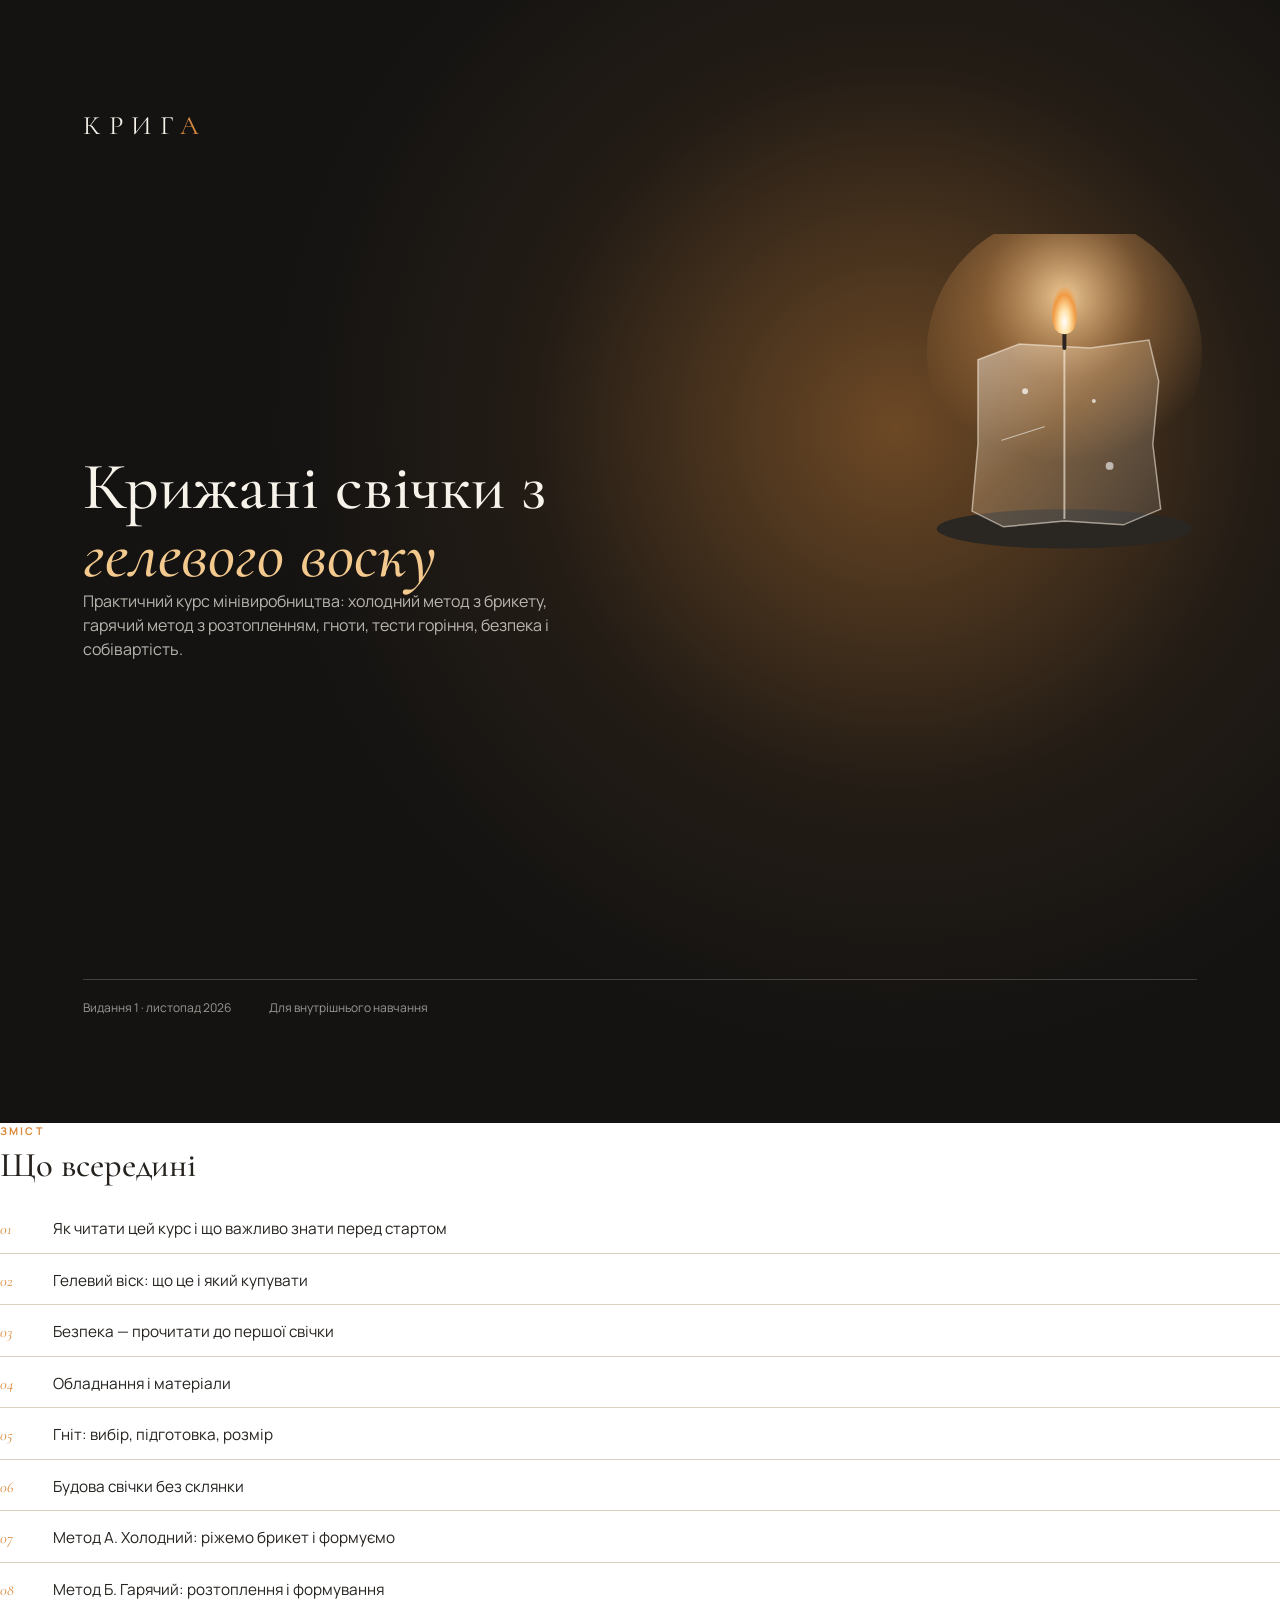
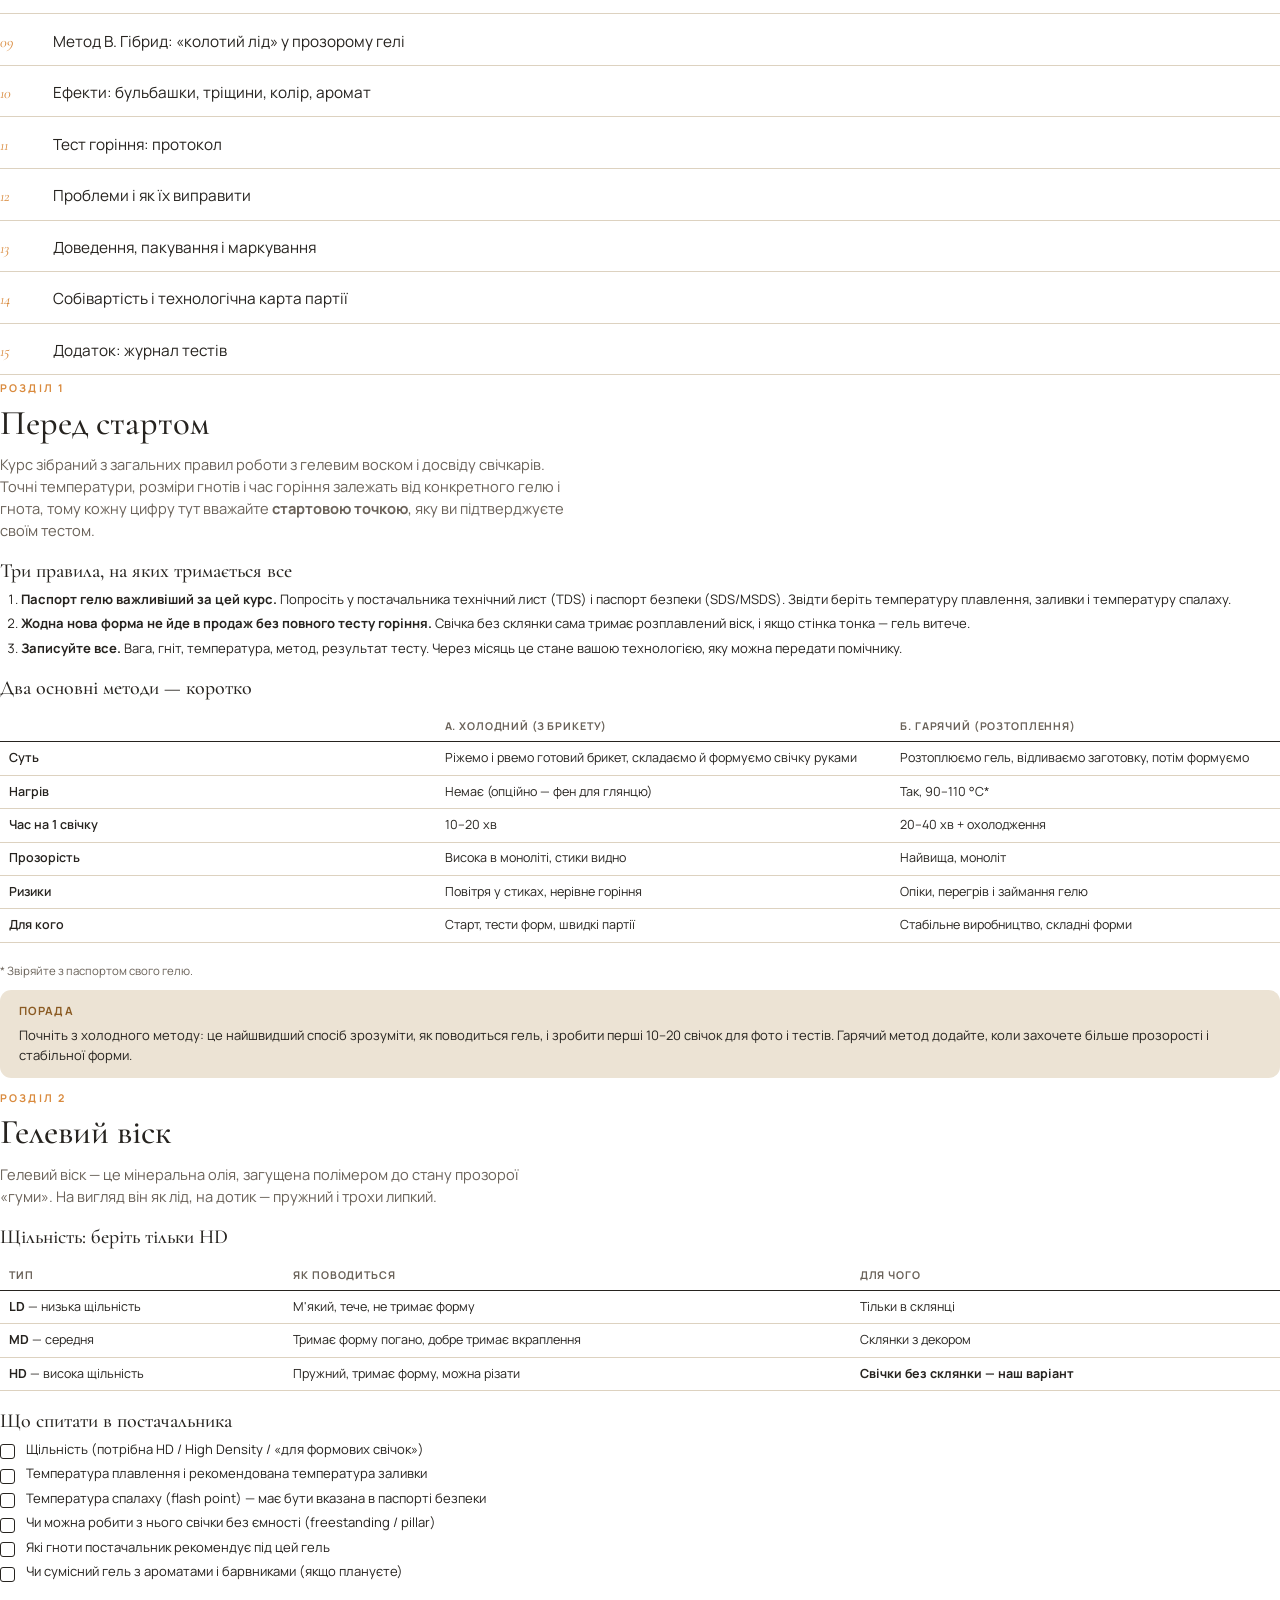
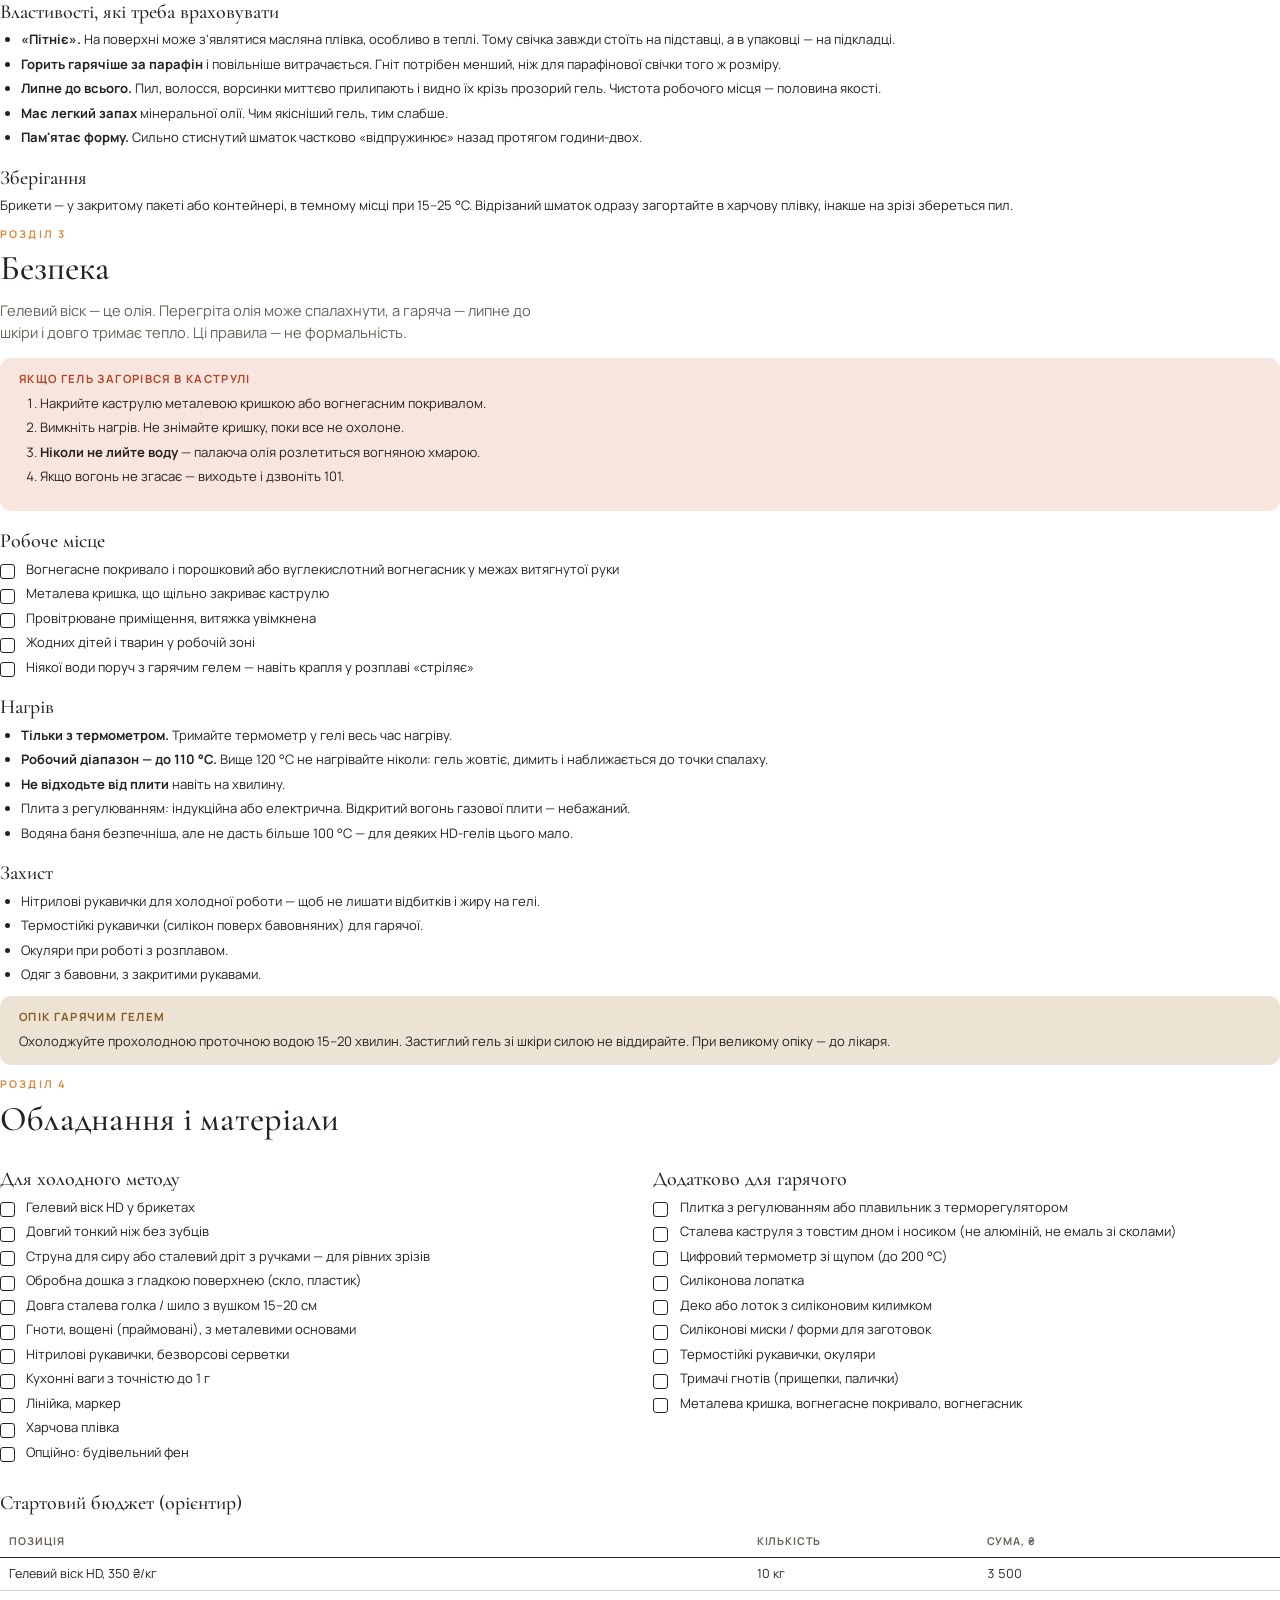
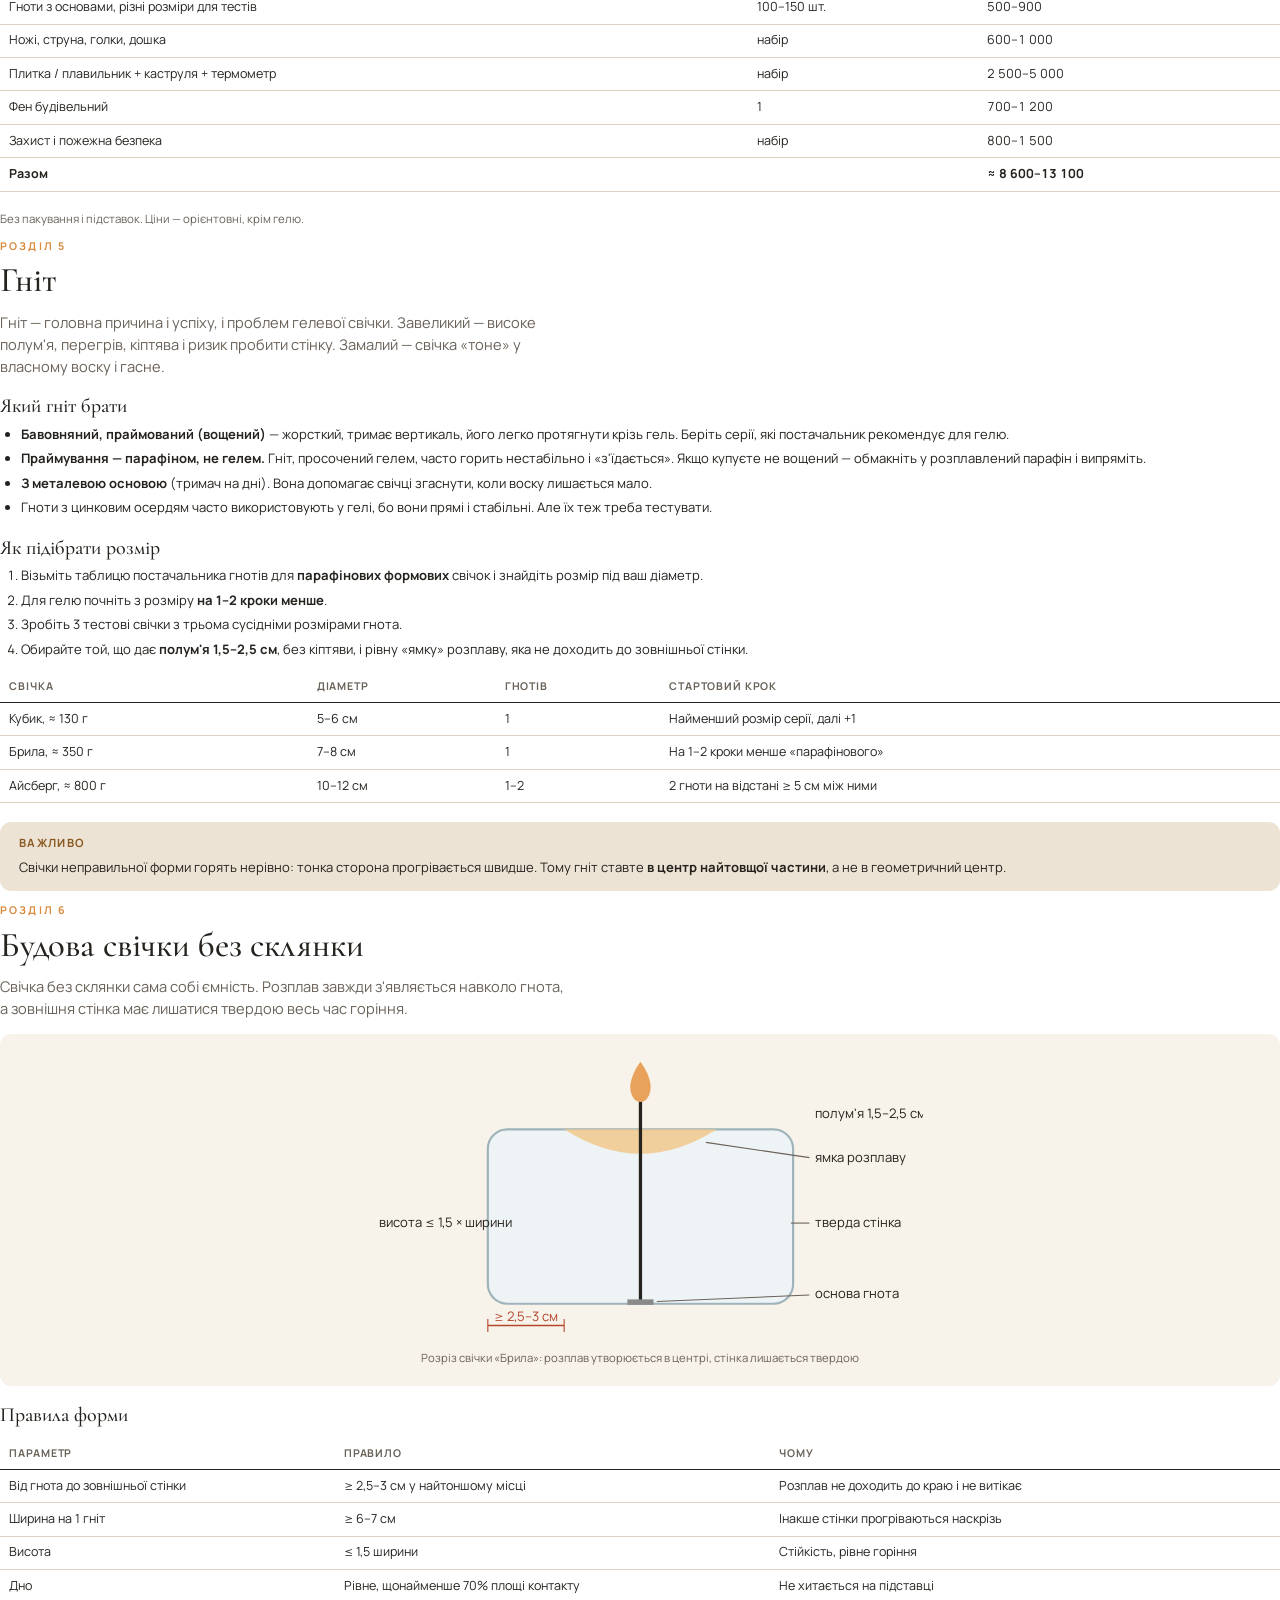
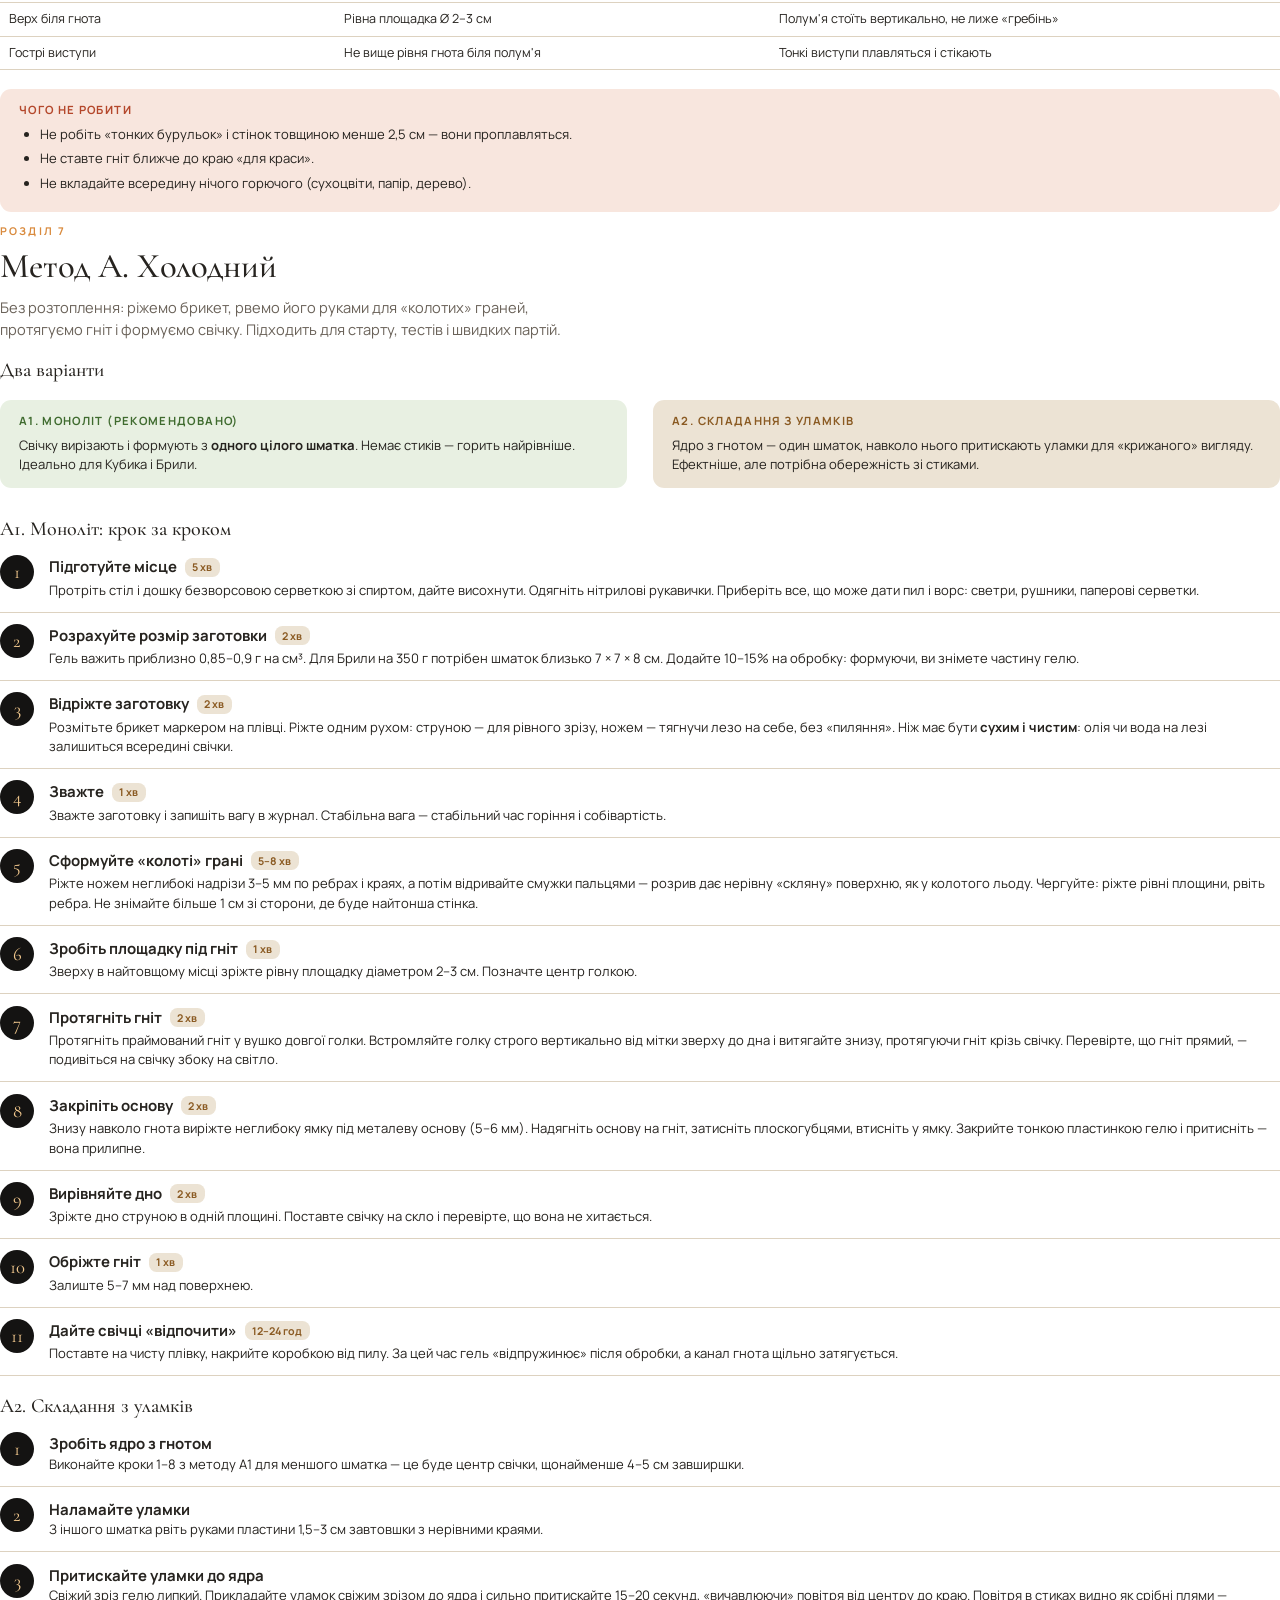
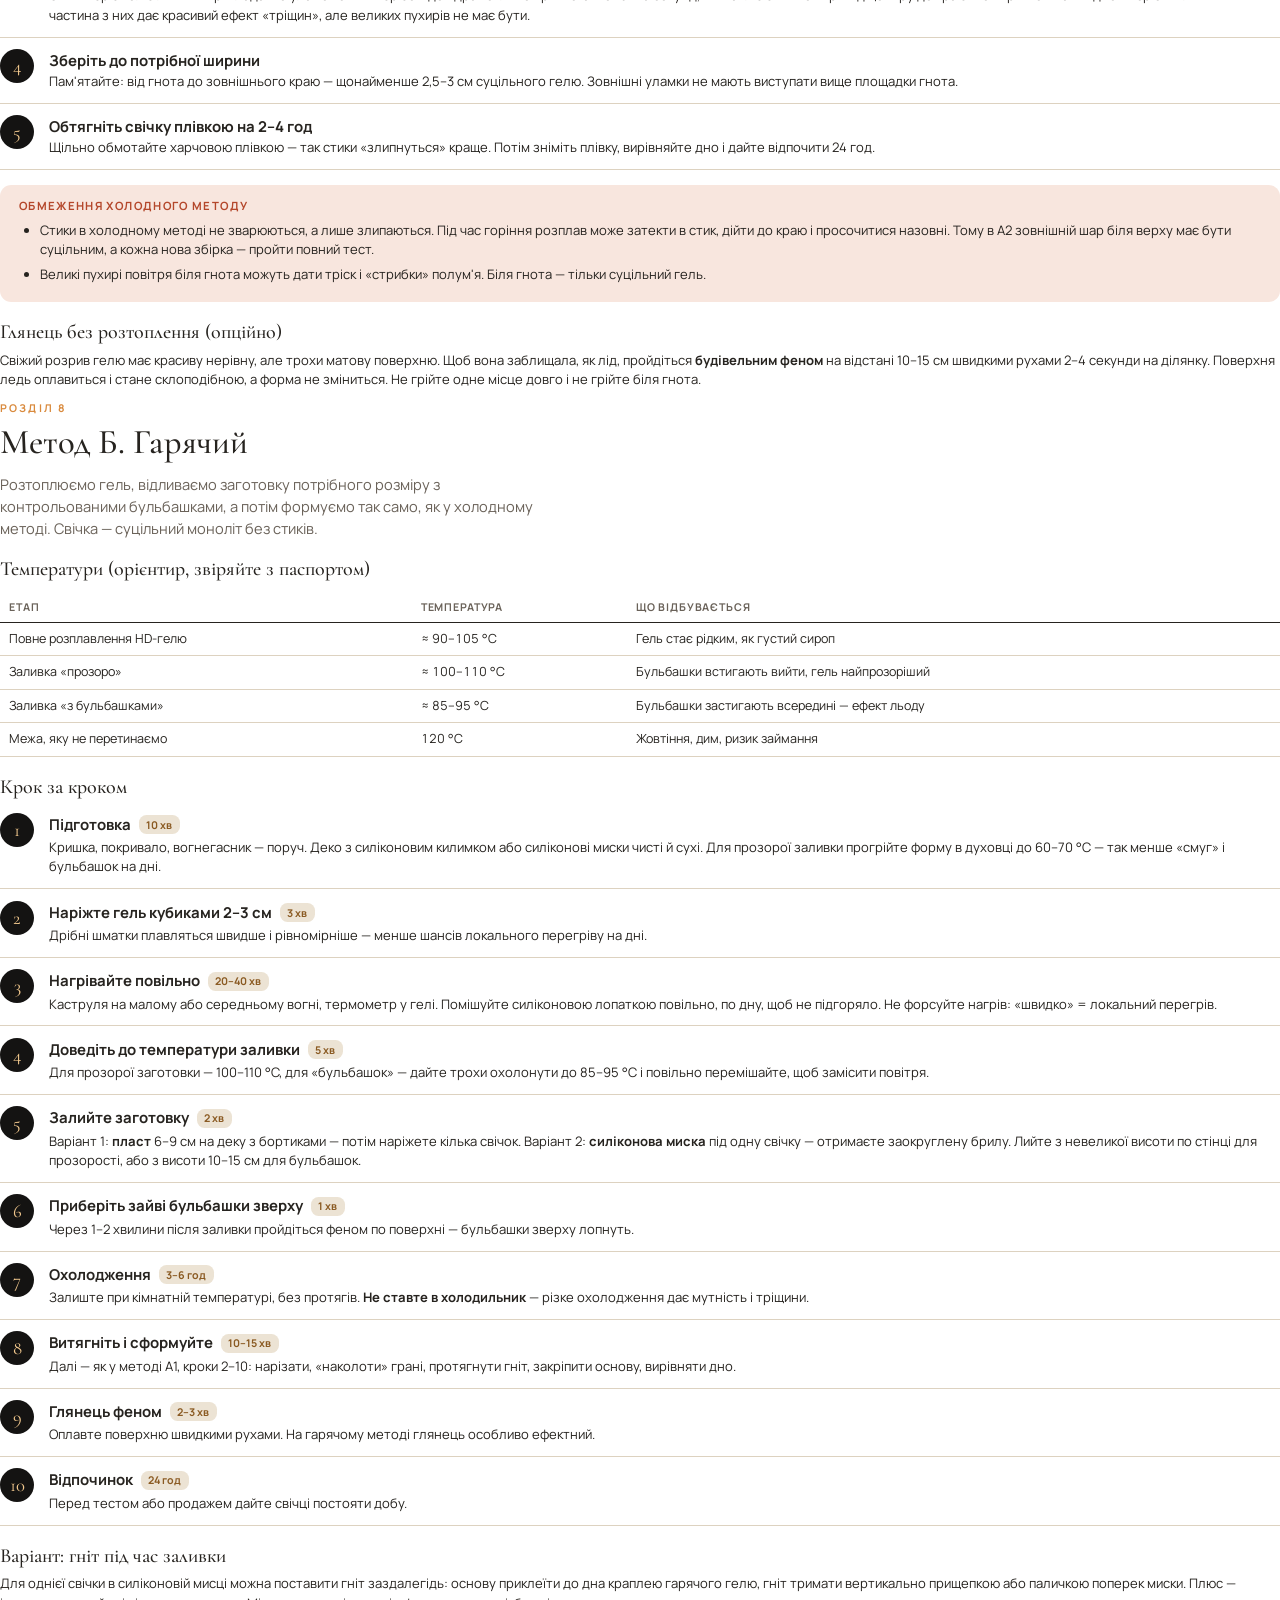
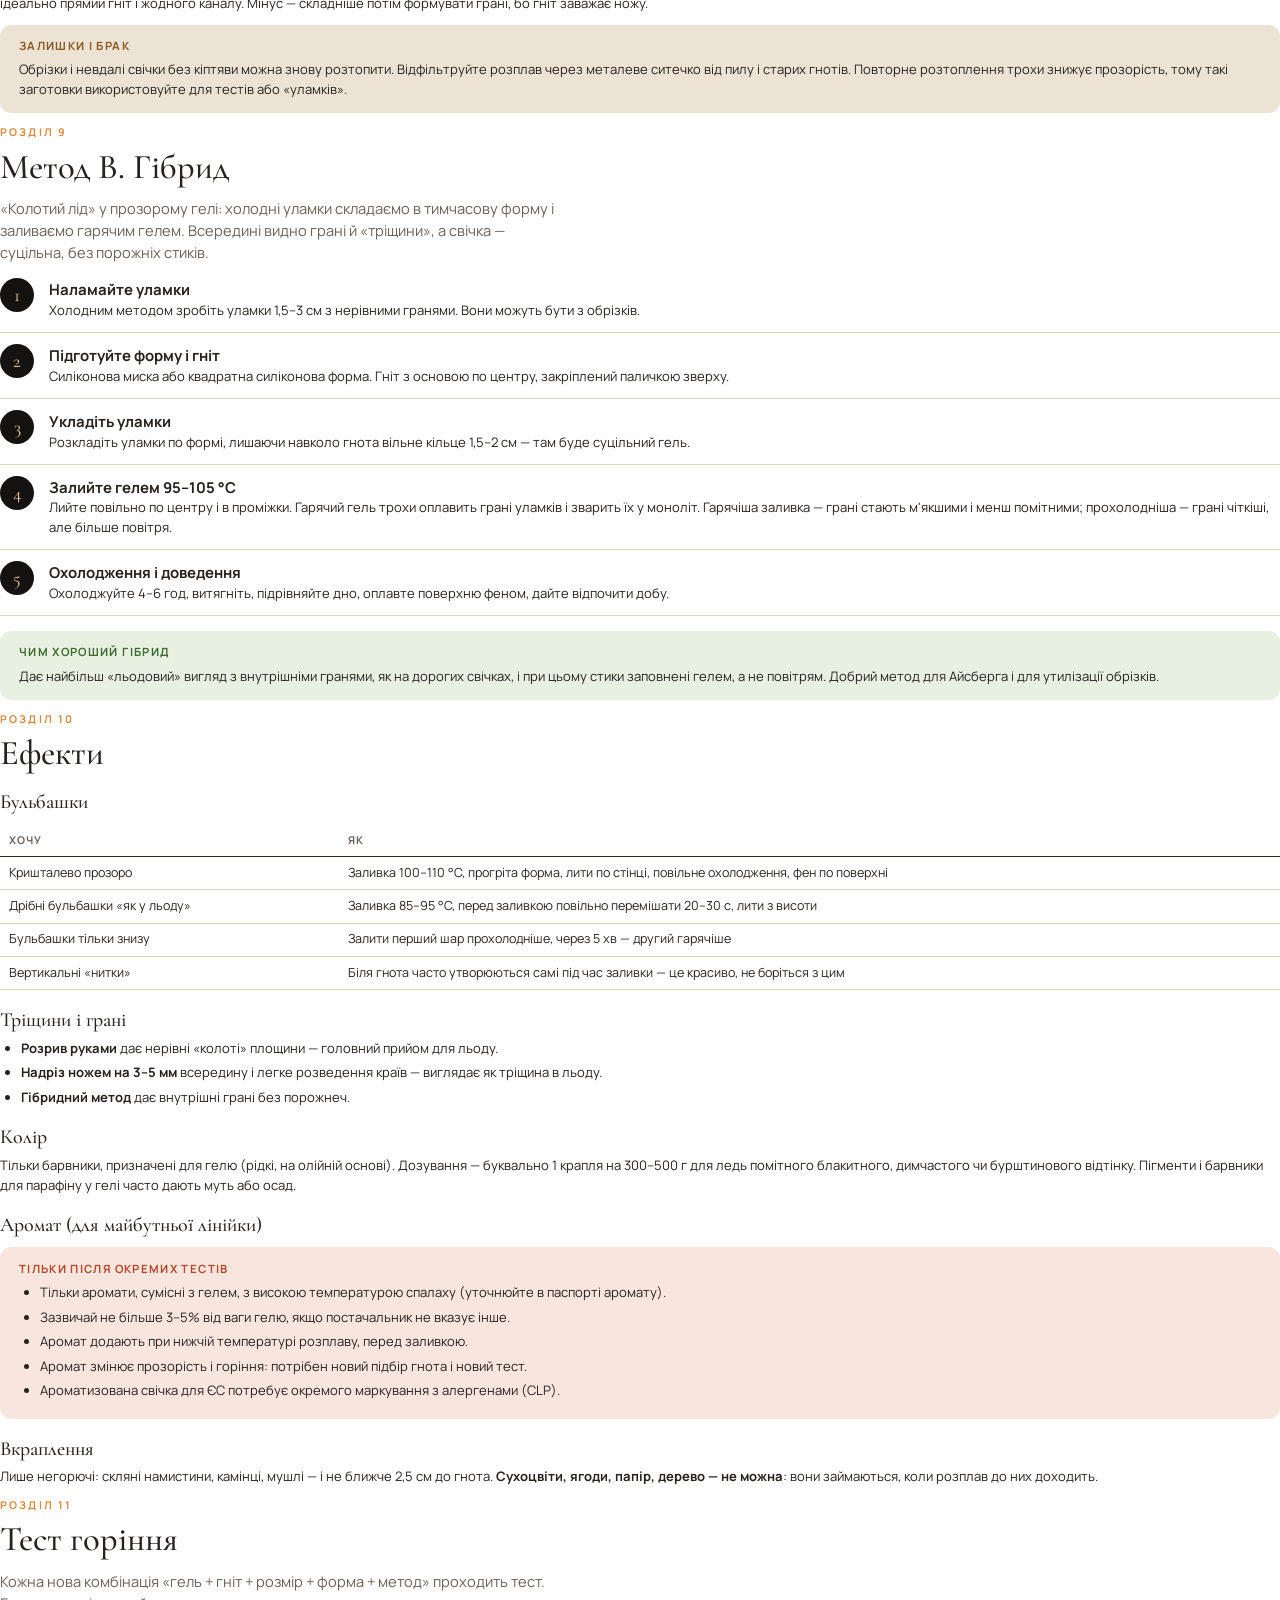
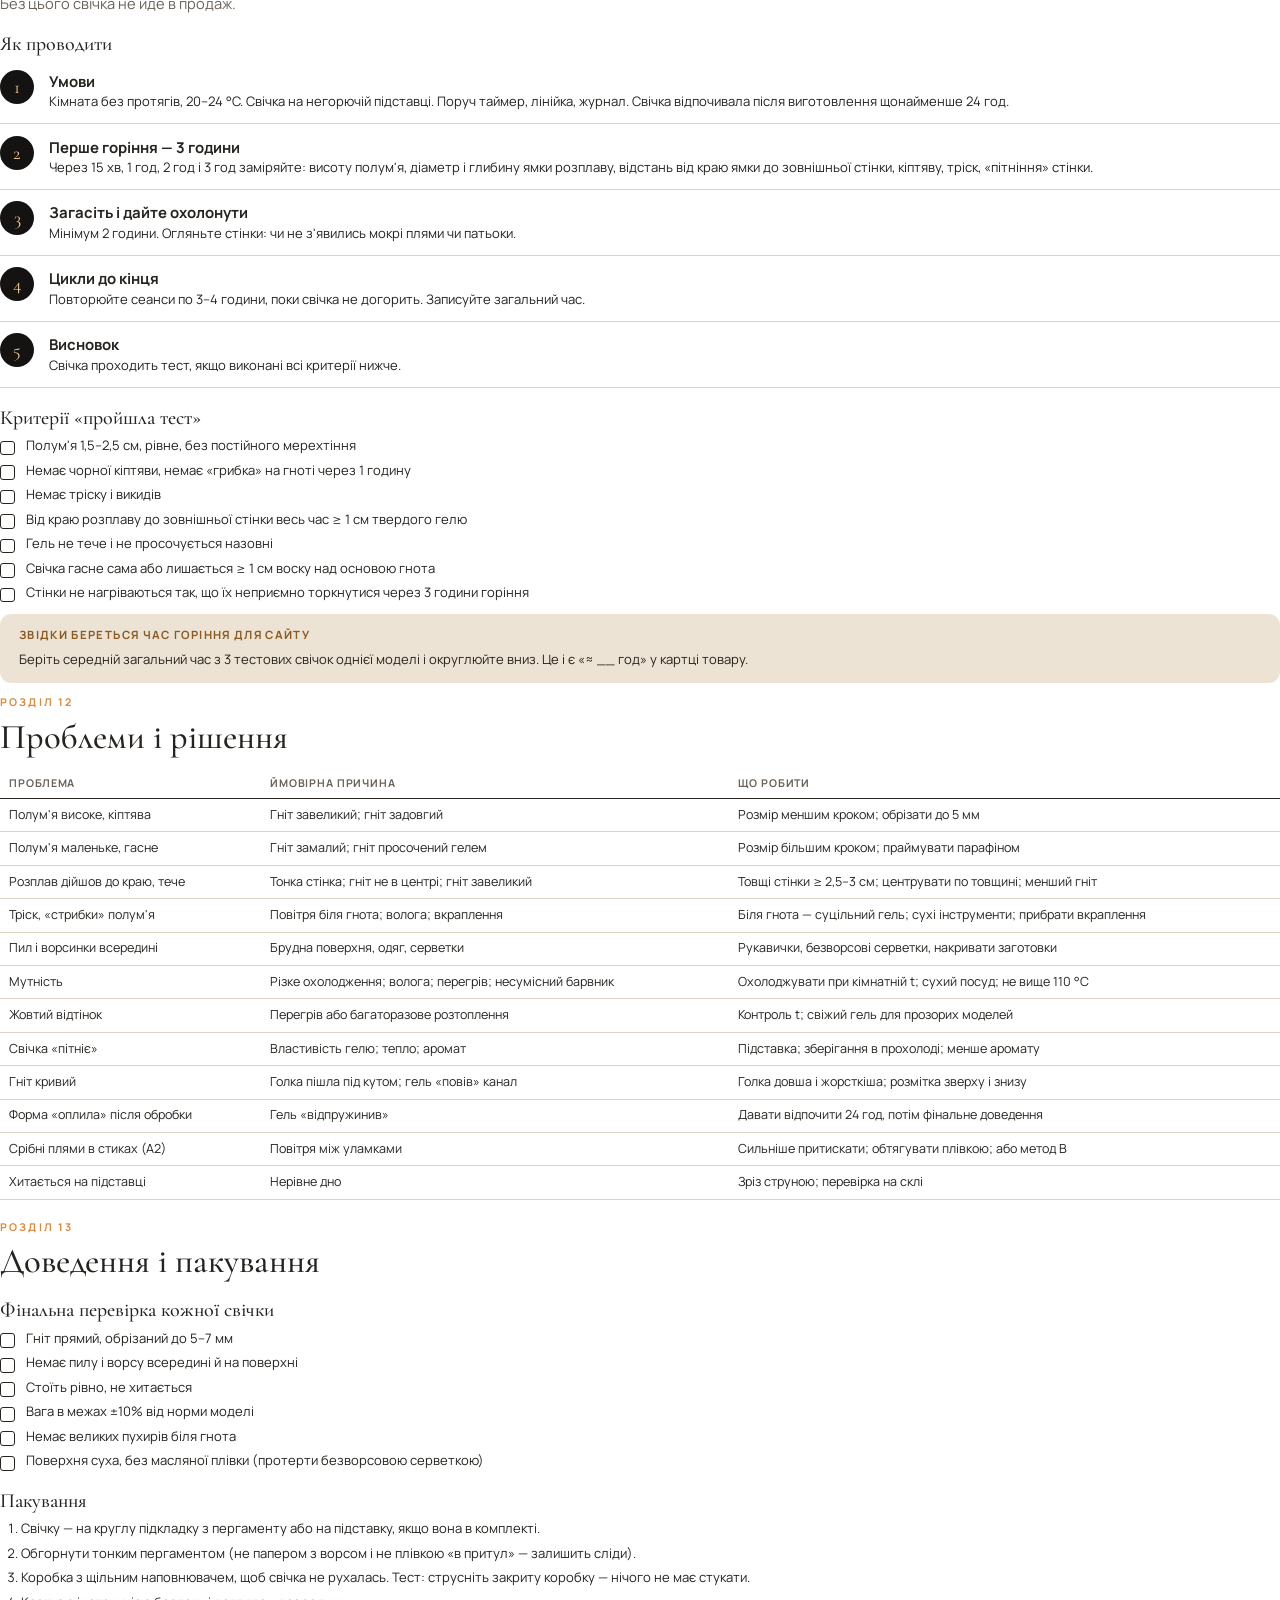
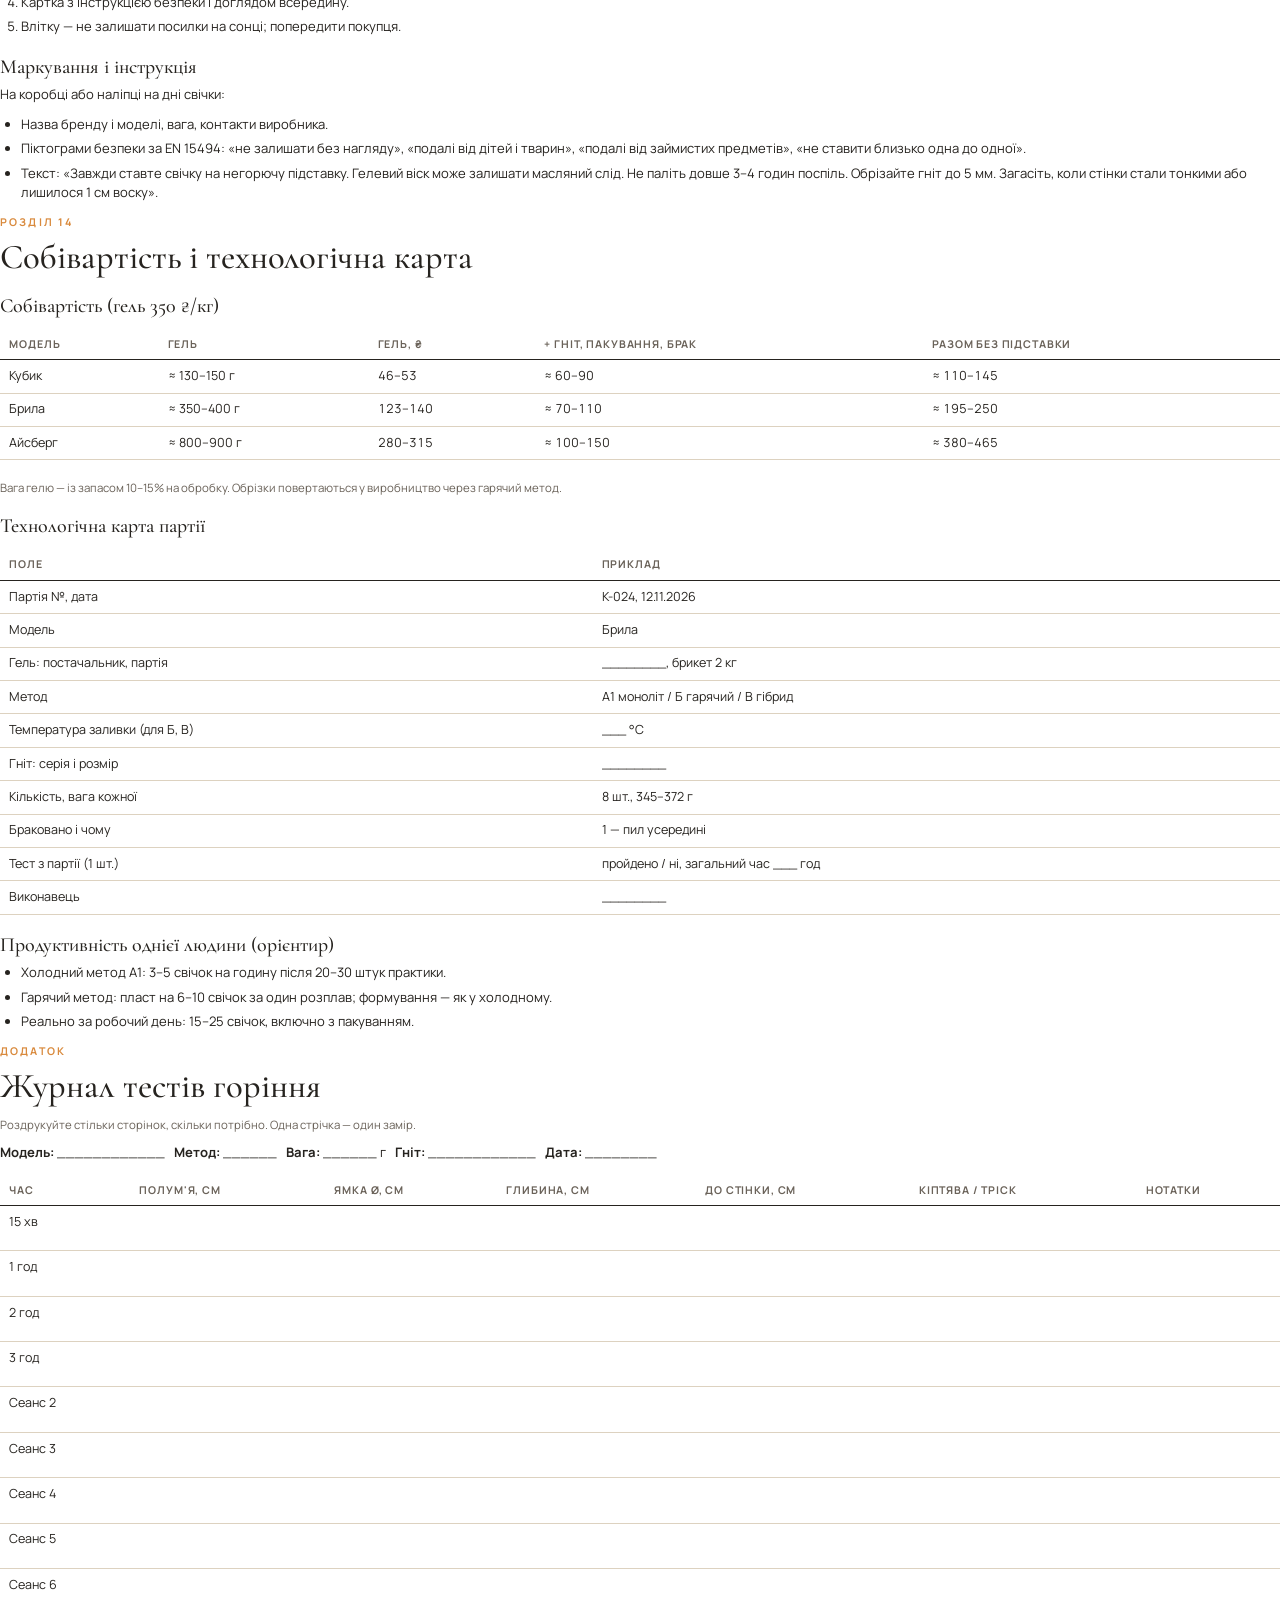
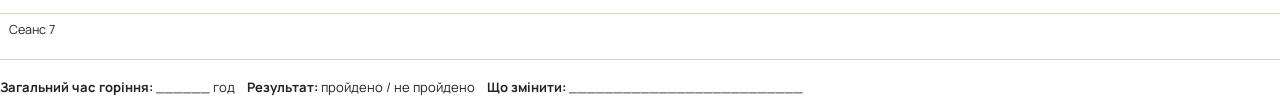
<file: docs/course/kryha-tech-manual.html>
<!doctype html>
<html lang="uk">
<head>
<meta charset="utf-8">
<title>Курс КРИГА: крижані свічки з гелевого воску</title>
<link rel="preconnect" href="https://fonts.googleapis.com">
<link rel="preconnect" href="https://fonts.gstatic.com" crossorigin>
<link href="https://fonts.googleapis.com/css2?family=Cormorant+Garamond:ital,wght@0,500;0,600;1,500&family=Manrope:wght@400;500;600;700&display=swap" rel="stylesheet">
<style>
  :root {
    --ink: #26231f; --muted: #6a6259; --cream: #f7f2ea; --sand: #ece3d4;
    --night: #141312; --flame: #d98a3d; --flame-soft: #f3c98e; --line: #ddd2c0;
    --warn: #b4472b; --warn-bg: #f8e6de; --ok-bg: #e8f0e2;
    --serif: 'Cormorant Garamond', Georgia, serif;
    --sans: 'Manrope', Arial, sans-serif;
  }
  @page { size: A4; margin: 14mm 16mm 17mm; }
  @page :first { margin: 0; }
  * { box-sizing: border-box; }
  html { -webkit-print-color-adjust: exact; print-color-adjust: exact; }
  body { margin: 0; font: 400 9.8pt/1.5 var(--sans); color: var(--ink); background: #fff; }
  h1, h2, h3 { font-family: var(--serif); font-weight: 500; line-height: 1.1; margin: 0; }
  h2 { font-size: 26pt; margin-bottom: 3mm; }
  h3 { font-size: 15pt; margin: 5mm 0 2mm; }
  h4 { font-size: 10.4pt; margin: 5mm 0 1.5mm; font-weight: 700; }
  p { margin: 0 0 2.6mm; }
  ul, ol { margin: 0 0 3mm; padding-left: 5.5mm; }
  li { margin-bottom: 1.3mm; }
  b, strong { font-weight: 700; }
  em { color: var(--flame); font-style: italic; }

  .chapter { break-before: page; }
  .kicker { font-size: 8pt; letter-spacing: .2em; text-transform: uppercase; color: var(--flame); font-weight: 700; margin-bottom: 2mm; }
  .lead { font-size: 11pt; color: var(--muted); max-width: 150mm; margin-bottom: 4mm; }

  /* Обкладинка */
  .cover { height: 297mm; background: radial-gradient(circle at 70% 38%, rgba(217,138,61,.45), rgba(217,138,61,.08) 32%, transparent 55%), var(--night); color: var(--cream); padding: 28mm 22mm; display: flex; flex-direction: column; justify-content: space-between; position: relative; overflow: hidden; }
  .cover .brand { font-family: var(--serif); font-size: 20pt; letter-spacing: .3em; }
  .cover .brand span { color: var(--flame); }
  .cover h1 { font-size: 50pt; line-height: 1.02; max-width: 150mm; }
  .cover h1 em { color: var(--flame-soft); }
  .cover p { color: rgba(247,242,234,.72); font-size: 12pt; max-width: 125mm; }
  .cover .meta { display: flex; gap: 10mm; font-size: 9pt; color: rgba(247,242,234,.6); border-top: 1px solid rgba(247,242,234,.2); padding-top: 5mm; }
  .cover svg { position: absolute; right: 18mm; top: 62mm; width: 78mm; }

  /* Зміст */
  .toc { list-style: none; padding: 0; margin: 6mm 0 0; counter-reset: c; }
  .toc li { display: flex; gap: 5mm; padding: 3mm 0; border-bottom: 1px solid var(--line); font-size: 11.5pt; }
  .toc li::before { counter-increment: c; content: counter(c, decimal-leading-zero); font-family: var(--serif); font-style: italic; color: var(--flame); width: 9mm; }
  .toc small { margin-left: auto; color: var(--muted); }

  /* Блоки */
  .box { border-radius: 3mm; padding: 3.5mm 5mm; margin: 3mm 0; break-inside: avoid; }
  .box p:last-child, .box ul:last-child { margin-bottom: 0; }
  .box-title { font-weight: 700; font-size: 8.5pt; letter-spacing: .12em; text-transform: uppercase; margin-bottom: 1.5mm; }
  .warn { background: var(--warn-bg); }
  .warn .box-title { color: var(--warn); }
  .tip { background: var(--sand); }
  .tip .box-title { color: #8a5a22; }
  .ok { background: var(--ok-bg); }
  .ok .box-title { color: #3f6b2f; }

  /* Кроки */
  .steps { list-style: none; padding: 0; counter-reset: s; margin: 4mm 0; }
  .steps > li { position: relative; padding: 0 0 3mm 13mm; margin: 0 0 3mm; border-bottom: 1px solid var(--line); break-inside: avoid; }
  .steps > li::before { counter-increment: s; content: counter(s); position: absolute; left: 0; top: 0; width: 9mm; height: 9mm; border-radius: 50%; background: var(--night); color: var(--flame-soft); font-family: var(--serif); font-size: 14pt; display: grid; place-items: center; }
  .steps > li > b:first-child { display: inline; font-size: 11.2pt; }
  .steps .time { display: inline-block; margin-bottom: 1mm; font-size: 8pt; font-weight: 700; color: #8a5a22; background: var(--sand); border-radius: 2mm; padding: .4mm 2mm; margin-left: 2mm; vertical-align: 1px; }

  table { width: 100%; border-collapse: collapse; margin: 3mm 0 5mm; font-size: 9.4pt; break-inside: avoid; }
  th { text-align: left; font-weight: 700; font-size: 8pt; letter-spacing: .08em; text-transform: uppercase; color: var(--muted); border-bottom: 1.5px solid var(--ink); padding: 2mm 2.5mm; }
  td { border-bottom: 1px solid var(--line); padding: 1.8mm 2.5mm; vertical-align: top; }
  td.num { font-variant-numeric: tabular-nums; white-space: nowrap; }
  .log td { height: 12mm; }

  .two { display: grid; grid-template-columns: 1fr 1fr; gap: 7mm; }
  .figure { background: var(--cream); border-radius: 3mm; padding: 5mm; margin: 4mm 0; break-inside: avoid; text-align: center; }
  .figure figcaption { font-size: 8.5pt; color: var(--muted); margin-top: 2mm; }
  .check { list-style: none; padding: 0; }
  .check li { padding-left: 7mm; position: relative; }
  .check li::before { content: ''; position: absolute; left: 0; top: 1.2mm; width: 3.4mm; height: 3.4mm; border: 1.3px solid var(--ink); border-radius: .8mm; }
  .compare td:first-child { font-weight: 600; width: 34%; }
  .note { font-size: 8.6pt; color: var(--muted); }
</style>
</head>
<body>

<!-- ============ ОБКЛАДИНКА ============ -->
<section class="cover">
  <div class="brand">КРИГ<span>А</span></div>
  <svg viewBox="0 0 300 330" aria-hidden="true">
    <defs>
      <radialGradient id="g" cx="50%" cy="30%" r="60%"><stop offset="0" stop-color="#ffd9a3" stop-opacity=".9"/><stop offset=".5" stop-color="#e9a25b" stop-opacity=".35"/><stop offset="1" stop-color="#e9a25b" stop-opacity="0"/></radialGradient>
      <linearGradient id="ice" x1="0" y1="0" x2="1" y2="1"><stop offset="0" stop-color="#fff" stop-opacity=".45"/><stop offset=".45" stop-color="#ffd9a8" stop-opacity=".25"/><stop offset="1" stop-color="#fff" stop-opacity=".1"/></linearGradient>
      <radialGradient id="fl" cx="50%" cy="80%" r="60%"><stop offset="0" stop-color="#fff"/><stop offset=".35" stop-color="#ffe2a8"/><stop offset=".75" stop-color="#f29a42"/><stop offset="1" stop-color="#f29a42" stop-opacity="0"/></radialGradient>
    </defs>
    <circle cx="150" cy="120" r="140" fill="url(#g)"/>
    <ellipse cx="150" cy="300" rx="130" ry="20" fill="#2a2622"/>
    <path d="M62 128 L104 112 L176 116 L236 108 L246 150 L240 214 L248 280 L210 296 L150 292 L88 298 L56 282 L62 214 Z" fill="url(#ice)" stroke="#fff5e6" stroke-opacity=".55" stroke-width="1.5"/>
    <line x1="150" y1="118" x2="150" y2="290" stroke="#fff5e6" stroke-opacity=".6" stroke-width="2"/>
    <path d="M86 210 L130 196" stroke="#fff" stroke-opacity=".6"/><circle cx="110" cy="160" r="3" fill="#fff" fill-opacity=".7"/><circle cx="196" cy="236" r="4" fill="#fff" fill-opacity=".6"/><circle cx="180" cy="170" r="2" fill="#fff" fill-opacity=".7"/>
    <rect x="148" y="98" width="4" height="20" rx="2" fill="#2b2420"/>
    <path d="M150 40 C162 62 166 80 160 96 C156 104 144 104 140 96 C134 80 138 62 150 40 Z" fill="url(#fl)"/>
  </svg>
  <div>
    <h1>Крижані свічки з <em>гелевого воску</em></h1>
    <p>Практичний курс мінівиробництва: холодний метод з брикету, гарячий метод з розтопленням, гноти, тести горіння, безпека і собівартість.</p>
  </div>
  <div class="meta"><span>Видання 1 · листопад 2026</span><span>Для внутрішнього навчання</span></div>
</section>

<!-- ============ ЗМІСТ ============ -->
<section class="chapter">
  <div class="kicker">Зміст</div>
  <h2>Що всередині</h2>
  <ol class="toc">
    <li>Як читати цей курс і що важливо знати перед стартом</li>
    <li>Гелевий віск: що це і який купувати</li>
    <li>Безпека — прочитати до першої свічки</li>
    <li>Обладнання і матеріали</li>
    <li>Гніт: вибір, підготовка, розмір</li>
    <li>Будова свічки без склянки</li>
    <li>Метод А. Холодний: ріжемо брикет і формуємо</li>
    <li>Метод Б. Гарячий: розтоплення і формування</li>
    <li>Метод В. Гібрид: «колотий лід» у прозорому гелі</li>
    <li>Ефекти: бульбашки, тріщини, колір, аромат</li>
    <li>Тест горіння: протокол</li>
    <li>Проблеми і як їх виправити</li>
    <li>Доведення, пакування і маркування</li>
    <li>Собівартість і технологічна карта партії</li>
    <li>Додаток: журнал тестів</li>
  </ol>
</section>

<!-- ============ 1 ============ -->
<section class="chapter">
  <div class="kicker">Розділ 1</div>
  <h2>Перед стартом</h2>
  <p class="lead">Курс зібраний з загальних правил роботи з гелевим воском і досвіду свічкарів. Точні температури, розміри гнотів і час горіння залежать від конкретного гелю і гнота, тому кожну цифру тут вважайте <b>стартовою точкою</b>, яку ви підтверджуєте своїм тестом.</p>

  <h3>Три правила, на яких тримається все</h3>
  <ol>
    <li><b>Паспорт гелю важливіший за цей курс.</b> Попросіть у постачальника технічний лист (TDS) і паспорт безпеки (SDS/MSDS). Звідти беріть температуру плавлення, заливки і температуру спалаху.</li>
    <li><b>Жодна нова форма не йде в продаж без повного тесту горіння.</b> Свічка без склянки сама тримає розплавлений віск, і якщо стінка тонка — гель витече.</li>
    <li><b>Записуйте все.</b> Вага, гніт, температура, метод, результат тесту. Через місяць це стане вашою технологією, яку можна передати помічнику.</li>
  </ol>

  <h3>Два основні методи — коротко</h3>
  <table class="compare">
    <tr><th></th><th>А. Холодний (з брикету)</th><th>Б. Гарячий (розтоплення)</th></tr>
    <tr><td>Суть</td><td>Ріжемо і рвемо готовий брикет, складаємо й формуємо свічку руками</td><td>Розтоплюємо гель, відливаємо заготовку, потім формуємо</td></tr>
    <tr><td>Нагрів</td><td>Немає (опційно — фен для глянцю)</td><td>Так, 90–110 °C*</td></tr>
    <tr><td>Час на 1 свічку</td><td>10–20 хв</td><td>20–40 хв + охолодження</td></tr>
    <tr><td>Прозорість</td><td>Висока в моноліті, стики видно</td><td>Найвища, моноліт</td></tr>
    <tr><td>Ризики</td><td>Повітря у стиках, нерівне горіння</td><td>Опіки, перегрів і займання гелю</td></tr>
    <tr><td>Для кого</td><td>Старт, тести форм, швидкі партії</td><td>Стабільне виробництво, складні форми</td></tr>
  </table>
  <p class="note">* Звіряйте з паспортом свого гелю.</p>

  <div class="box tip"><div class="box-title">Порада</div>
    <p>Почніть з холодного методу: це найшвидший спосіб зрозуміти, як поводиться гель, і зробити перші 10–20 свічок для фото і тестів. Гарячий метод додайте, коли захочете більше прозорості і стабільної форми.</p>
  </div>
</section>

<!-- ============ 2 ============ -->
<section class="chapter">
  <div class="kicker">Розділ 2</div>
  <h2>Гелевий віск</h2>
  <p class="lead">Гелевий віск — це мінеральна олія, загущена полімером до стану прозорої «гуми». На вигляд він як лід, на дотик — пружний і трохи липкий.</p>

  <h3>Щільність: беріть тільки HD</h3>
  <table>
    <tr><th>Тип</th><th>Як поводиться</th><th>Для чого</th></tr>
    <tr><td><b>LD</b> — низька щільність</td><td>М'який, тече, не тримає форму</td><td>Тільки в склянці</td></tr>
    <tr><td><b>MD</b> — середня</td><td>Тримає форму погано, добре тримає вкраплення</td><td>Склянки з декором</td></tr>
    <tr><td><b>HD</b> — висока щільність</td><td>Пружний, тримає форму, можна різати</td><td><b>Свічки без склянки — наш варіант</b></td></tr>
  </table>

  <h3>Що спитати в постачальника</h3>
  <ul class="check">
    <li>Щільність (потрібна HD / High Density / «для формових свічок»)</li>
    <li>Температура плавлення і рекомендована температура заливки</li>
    <li>Температура спалаху (flash point) — має бути вказана в паспорті безпеки</li>
    <li>Чи можна робити з нього свічки без ємності (freestanding / pillar)</li>
    <li>Які гноти постачальник рекомендує під цей гель</li>
    <li>Чи сумісний гель з ароматами і барвниками (якщо плануєте)</li>
  </ul>

  <h3>Властивості, які треба враховувати</h3>
  <ul>
    <li><b>«Пітніє».</b> На поверхні може з'являтися масляна плівка, особливо в теплі. Тому свічка завжди стоїть на підставці, а в упаковці — на підкладці.</li>
    <li><b>Горить гарячіше за парафін</b> і повільніше витрачається. Гніт потрібен менший, ніж для парафінової свічки того ж розміру.</li>
    <li><b>Липне до всього.</b> Пил, волосся, ворсинки миттєво прилипають і видно їх крізь прозорий гель. Чистота робочого місця — половина якості.</li>
    <li><b>Має легкий запах</b> мінеральної олії. Чим якісніший гель, тим слабше.</li>
    <li><b>Пам'ятає форму.</b> Сильно стиснутий шматок частково «відпружинює» назад протягом години-двох.</li>
  </ul>

  <h3>Зберігання</h3>
  <p>Брикети — у закритому пакеті або контейнері, в темному місці при 15–25 °C. Відрізаний шматок одразу загортайте в харчову плівку, інакше на зрізі збереться пил.</p>
</section>

<!-- ============ 3 ============ -->
<section class="chapter">
  <div class="kicker">Розділ 3</div>
  <h2>Безпека</h2>
  <p class="lead">Гелевий віск — це олія. Перегріта олія може спалахнути, а гаряча — липне до шкіри і довго тримає тепло. Ці правила — не формальність.</p>

  <div class="box warn"><div class="box-title">Якщо гель загорівся в каструлі</div>
    <ol>
      <li>Накрийте каструлю металевою кришкою або вогнегасним покривалом.</li>
      <li>Вимкніть нагрів. Не знімайте кришку, поки все не охолоне.</li>
      <li><b>Ніколи не лийте воду</b> — палаюча олія розлетиться вогняною хмарою.</li>
      <li>Якщо вогонь не згасає — виходьте і дзвоніть 101.</li>
    </ol>
  </div>

  <h3>Робоче місце</h3>
  <ul class="check">
    <li>Вогнегасне покривало і порошковий або вуглекислотний вогнегасник у межах витягнутої руки</li>
    <li>Металева кришка, що щільно закриває каструлю</li>
    <li>Провітрюване приміщення, витяжка увімкнена</li>
    <li>Жодних дітей і тварин у робочій зоні</li>
    <li>Ніякої води поруч з гарячим гелем — навіть крапля у розплаві «стріляє»</li>
  </ul>

  <h3>Нагрів</h3>
  <ul>
    <li><b>Тільки з термометром.</b> Тримайте термометр у гелі весь час нагріву.</li>
    <li><b>Робочий діапазон — до 110 °C.</b> Вище 120 °C не нагрівайте ніколи: гель жовтіє, димить і наближається до точки спалаху.</li>
    <li><b>Не відходьте від плити</b> навіть на хвилину.</li>
    <li>Плита з регулюванням: індукційна або електрична. Відкритий вогонь газової плити — небажаний.</li>
    <li>Водяна баня безпечніша, але не дасть більше 100 °C — для деяких HD-гелів цього мало.</li>
  </ul>

  <h3>Захист</h3>
  <ul>
    <li>Нітрилові рукавички для холодної роботи — щоб не лишати відбитків і жиру на гелі.</li>
    <li>Термостійкі рукавички (силікон поверх бавовняних) для гарячої.</li>
    <li>Окуляри при роботі з розплавом.</li>
    <li>Одяг з бавовни, з закритими рукавами.</li>
  </ul>

  <div class="box tip"><div class="box-title">Опік гарячим гелем</div>
    <p>Охолоджуйте прохолодною проточною водою 15–20 хвилин. Застиглий гель зі шкіри силою не віддирайте. При великому опіку — до лікаря.</p>
  </div>
</section>

<!-- ============ 4 ============ -->
<section class="chapter">
  <div class="kicker">Розділ 4</div>
  <h2>Обладнання і матеріали</h2>

  <div class="two">
    <div>
      <h3>Для холодного методу</h3>
      <ul class="check">
        <li>Гелевий віск HD у брикетах</li>
        <li>Довгий тонкий ніж без зубців</li>
        <li>Струна для сиру або сталевий дріт з ручками — для рівних зрізів</li>
        <li>Обробна дошка з гладкою поверхнею (скло, пластик)</li>
        <li>Довга сталева голка / шило з вушком 15–20 см</li>
        <li>Гноти, вощені (праймовані), з металевими основами</li>
        <li>Нітрилові рукавички, безворсові серветки</li>
        <li>Кухонні ваги з точністю до 1 г</li>
        <li>Лінійка, маркер</li>
        <li>Харчова плівка</li>
        <li>Опційно: будівельний фен</li>
      </ul>
    </div>
    <div>
      <h3>Додатково для гарячого</h3>
      <ul class="check">
        <li>Плитка з регулюванням або плавильник з терморегулятором</li>
        <li>Сталева каструля з товстим дном і носиком (не алюміній, не емаль зі сколами)</li>
        <li>Цифровий термометр зі щупом (до 200 °C)</li>
        <li>Силіконова лопатка</li>
        <li>Деко або лоток з силіконовим килимком</li>
        <li>Силіконові миски / форми для заготовок</li>
        <li>Термостійкі рукавички, окуляри</li>
        <li>Тримачі гнотів (прищепки, палички)</li>
        <li>Металева кришка, вогнегасне покривало, вогнегасник</li>
      </ul>
    </div>
  </div>

  <h3>Стартовий бюджет (орієнтир)</h3>
  <table>
    <tr><th>Позиція</th><th>Кількість</th><th class="num">Сума, ₴</th></tr>
    <tr><td>Гелевий віск HD, 350 ₴/кг</td><td>10 кг</td><td class="num">3 500</td></tr>
    <tr><td>Гноти з основами, різні розміри для тестів</td><td>100–150 шт.</td><td class="num">500–900</td></tr>
    <tr><td>Ножі, струна, голки, дошка</td><td>набір</td><td class="num">600–1 000</td></tr>
    <tr><td>Плитка / плавильник + каструля + термометр</td><td>набір</td><td class="num">2 500–5 000</td></tr>
    <tr><td>Фен будівельний</td><td>1</td><td class="num">700–1 200</td></tr>
    <tr><td>Захист і пожежна безпека</td><td>набір</td><td class="num">800–1 500</td></tr>
    <tr><td><b>Разом</b></td><td></td><td class="num"><b>≈ 8 600–13 100</b></td></tr>
  </table>
  <p class="note">Без пакування і підставок. Ціни — орієнтовні, крім гелю.</p>
</section>

<!-- ============ 5 ============ -->
<section class="chapter">
  <div class="kicker">Розділ 5</div>
  <h2>Гніт</h2>
  <p class="lead">Гніт — головна причина і успіху, і проблем гелевої свічки. Завеликий — високе полум'я, перегрів, кіптява і ризик пробити стінку. Замалий — свічка «тоне» у власному воску і гасне.</p>

  <h3>Який гніт брати</h3>
  <ul>
    <li><b>Бавовняний, праймований (вощений)</b> — жорсткий, тримає вертикаль, його легко протягнути крізь гель. Беріть серії, які постачальник рекомендує для гелю.</li>
    <li><b>Праймування — парафіном, не гелем.</b> Гніт, просочений гелем, часто горить нестабільно і «з'їдається». Якщо купуєте не вощений — обмакніть у розплавлений парафін і випряміть.</li>
    <li><b>З металевою основою</b> (тримач на дні). Вона допомагає свічці згаснути, коли воску лишається мало.</li>
    <li>Гноти з цинковим осердям часто використовують у гелі, бо вони прямі і стабільні. Але їх теж треба тестувати.</li>
  </ul>

  <h3>Як підібрати розмір</h3>
  <ol>
    <li>Візьміть таблицю постачальника гнотів для <b>парафінових формових</b> свічок і знайдіть розмір під ваш діаметр.</li>
    <li>Для гелю почніть з розміру <b>на 1–2 кроки менше</b>.</li>
    <li>Зробіть 3 тестові свічки з трьома сусідніми розмірами гнота.</li>
    <li>Обирайте той, що дає <b>полум'я 1,5–2,5 см</b>, без кіптяви, і рівну «ямку» розплаву, яка не доходить до зовнішньої стінки.</li>
  </ol>

  <table>
    <tr><th>Свічка</th><th>Діаметр</th><th>Гнотів</th><th>Стартовий крок</th></tr>
    <tr><td>Кубик, ≈ 130 г</td><td>5–6 см</td><td>1</td><td>Найменший розмір серії, далі +1</td></tr>
    <tr><td>Брила, ≈ 350 г</td><td>7–8 см</td><td>1</td><td>На 1–2 кроки менше «парафінового»</td></tr>
    <tr><td>Айсберг, ≈ 800 г</td><td>10–12 см</td><td>1–2</td><td>2 гноти на відстані ≥ 5 см між ними</td></tr>
  </table>

  <div class="box tip"><div class="box-title">Важливо</div>
    <p>Свічки неправильної форми горять нерівно: тонка сторона прогрівається швидше. Тому гніт ставте <b>в центр найтовщої частини</b>, а не в геометричний центр.</p>
  </div>
</section>

<!-- ============ 6 ============ -->
<section class="chapter">
  <div class="kicker">Розділ 6</div>
  <h2>Будова свічки без склянки</h2>
  <p class="lead">Свічка без склянки сама собі ємність. Розплав завжди з'являється навколо гнота, а зовнішня стінка має лишатися твердою весь час горіння.</p>

  <figure class="figure">
    <svg viewBox="0 0 520 260" width="100%" style="max-width:150mm">
      <rect x="120" y="70" width="280" height="160" rx="18" fill="#eef4f6" stroke="#9fb3ba" stroke-width="2"/>
      <path d="M190 70 Q260 115 330 70 Z" fill="#f3c98e" opacity=".85"/>
      <line x1="260" y1="40" x2="260" y2="228" stroke="#26231f" stroke-width="3"/>
      <rect x="248" y="226" width="24" height="5" fill="#8a8a8a"/>
      <path d="M260 8 C270 22 272 34 266 42 C262 46 258 46 254 42 C248 34 250 22 260 8 Z" fill="#e9a25b"/>
      <line x1="120" y1="250" x2="190" y2="250" stroke="#b4472b" stroke-width="1.5"/>
      <text x="155" y="246" text-anchor="middle" font-size="12" fill="#b4472b" font-family="Manrope">≥ 2,5–3 см</text>
      <line x1="120" y1="244" x2="120" y2="256" stroke="#b4472b"/><line x1="190" y1="244" x2="190" y2="256" stroke="#b4472b"/>
      <text x="420" y="60" font-size="12" fill="#26231f" font-family="Manrope">полум'я 1,5–2,5 см</text>
      <text x="420" y="100" font-size="12" fill="#26231f" font-family="Manrope">ямка розплаву</text>
      <line x1="415" y1="96" x2="320" y2="82" stroke="#6a6259"/>
      <text x="420" y="160" font-size="12" fill="#26231f" font-family="Manrope">тверда стінка</text>
      <line x1="415" y1="156" x2="398" y2="156" stroke="#6a6259"/>
      <text x="420" y="225" font-size="12" fill="#26231f" font-family="Manrope">основа гнота</text>
      <line x1="415" y1="222" x2="275" y2="228" stroke="#6a6259"/>
      <text x="20" y="160" font-size="12" fill="#26231f" font-family="Manrope">висота ≤ 1,5 × ширини</text>
    </svg>
    <figcaption>Розріз свічки «Брила»: розплав утворюється в центрі, стінка лишається твердою</figcaption>
  </figure>

  <h3>Правила форми</h3>
  <table>
    <tr><th>Параметр</th><th>Правило</th><th>Чому</th></tr>
    <tr><td>Від гнота до зовнішньої стінки</td><td>≥ 2,5–3 см у найтоншому місці</td><td>Розплав не доходить до краю і не витікає</td></tr>
    <tr><td>Ширина на 1 гніт</td><td>≥ 6–7 см</td><td>Інакше стінки прогріваються наскрізь</td></tr>
    <tr><td>Висота</td><td>≤ 1,5 ширини</td><td>Стійкість, рівне горіння</td></tr>
    <tr><td>Дно</td><td>Рівне, щонайменше 70% площі контакту</td><td>Не хитається на підставці</td></tr>
    <tr><td>Верх біля гнота</td><td>Рівна площадка Ø 2–3 см</td><td>Полум'я стоїть вертикально, не лиже «гребінь»</td></tr>
    <tr><td>Гострі виступи</td><td>Не вище рівня гнота біля полум'я</td><td>Тонкі виступи плавляться і стікають</td></tr>
  </table>

  <div class="box warn"><div class="box-title">Чого не робити</div>
    <ul>
      <li>Не робіть «тонких бурульок» і стінок товщиною менше 2,5 см — вони проплавляться.</li>
      <li>Не ставте гніт ближче до краю «для краси».</li>
      <li>Не вкладайте всередину нічого горючого (сухоцвіти, папір, дерево).</li>
    </ul>
  </div>
</section>

<!-- ============ 7 ============ -->
<section class="chapter">
  <div class="kicker">Розділ 7</div>
  <h2>Метод А. Холодний</h2>
  <p class="lead">Без розтоплення: ріжемо брикет, рвемо його руками для «колотих» граней, протягуємо гніт і формуємо свічку. Підходить для старту, тестів і швидких партій.</p>

  <h3>Два варіанти</h3>
  <div class="two">
    <div class="box ok"><div class="box-title">А1. Моноліт (рекомендовано)</div>
      <p>Свічку вирізають і формують з <b>одного цілого шматка</b>. Немає стиків — горить найрівніше. Ідеально для Кубика і Брили.</p>
    </div>
    <div class="box tip"><div class="box-title">А2. Складання з уламків</div>
      <p>Ядро з гнотом — один шматок, навколо нього притискають уламки для «крижаного» вигляду. Ефектніше, але потрібна обережність зі стиками.</p>
    </div>
  </div>

  <h3>А1. Моноліт: крок за кроком</h3>
  <ol class="steps">
    <li><b>Підготуйте місце</b><span class="time">5 хв</span><br>
      Протріть стіл і дошку безворсовою серветкою зі спиртом, дайте висохнути. Одягніть нітрилові рукавички. Приберіть все, що може дати пил і ворс: светри, рушники, паперові серветки.</li>
    <li><b>Розрахуйте розмір заготовки</b><span class="time">2 хв</span><br>
      Гель важить приблизно 0,85–0,9 г на см³. Для Брили на 350 г потрібен шматок близько 7 × 7 × 8 см. Додайте 10–15% на обробку: формуючи, ви знімете частину гелю.</li>
    <li><b>Відріжте заготовку</b><span class="time">2 хв</span><br>
      Розмітьте брикет маркером на плівці. Ріжте одним рухом: струною — для рівного зрізу, ножем — тягнучи лезо на себе, без «пиляння». Ніж має бути <b>сухим і чистим</b>: олія чи вода на лезі залишиться всередині свічки.</li>
    <li><b>Зважте</b><span class="time">1 хв</span><br>
      Зважте заготовку і запишіть вагу в журнал. Стабільна вага — стабільний час горіння і собівартість.</li>
    <li><b>Сформуйте «колоті» грані</b><span class="time">5–8 хв</span><br>
      Ріжте ножем неглибокі надрізи 3–5 мм по ребрах і краях, а потім відривайте смужки пальцями — розрив дає нерівну «скляну» поверхню, як у колотого льоду. Чергуйте: ріжте рівні площини, рвіть ребра. Не знімайте більше 1 см зі сторони, де буде найтонша стінка.</li>
    <li><b>Зробіть площадку під гніт</b><span class="time">1 хв</span><br>
      Зверху в найтовщому місці зріжте рівну площадку діаметром 2–3 см. Позначте центр голкою.</li>
    <li><b>Протягніть гніт</b><span class="time">2 хв</span><br>
      Протягніть праймований гніт у вушко довгої голки. Встромляйте голку строго вертикально від мітки зверху до дна і витягайте знизу, протягуючи гніт крізь свічку. Перевірте, що гніт прямий, — подивіться на свічку збоку на світло.</li>
    <li><b>Закріпіть основу</b><span class="time">2 хв</span><br>
      Знизу навколо гнота виріжте неглибоку ямку під металеву основу (5–6 мм). Надягніть основу на гніт, затисніть плоскогубцями, втисніть у ямку. Закрийте тонкою пластинкою гелю і притисніть — вона прилипне.</li>
    <li><b>Вирівняйте дно</b><span class="time">2 хв</span><br>
      Зріжте дно струною в одній площині. Поставте свічку на скло і перевірте, що вона не хитається.</li>
    <li><b>Обріжте гніт</b><span class="time">1 хв</span><br>
      Залиште 5–7 мм над поверхнею.</li>
    <li><b>Дайте свічці «відпочити»</b><span class="time">12–24 год</span><br>
      Поставте на чисту плівку, накрийте коробкою від пилу. За цей час гель «відпружинює» після обробки, а канал гнота щільно затягується.</li>
  </ol>

  <h3>А2. Складання з уламків</h3>
  <ol class="steps">
    <li><b>Зробіть ядро з гнотом</b><br>
      Виконайте кроки 1–8 з методу А1 для меншого шматка — це буде центр свічки, щонайменше 4–5 см завширшки.</li>
    <li><b>Наламайте уламки</b><br>
      З іншого шматка рвіть руками пластини 1,5–3 см завтовшки з нерівними краями.</li>
    <li><b>Притискайте уламки до ядра</b><br>
      Свіжий зріз гелю липкий. Прикладайте уламок свіжим зрізом до ядра і сильно притискайте 15–20 секунд, «вичавлюючи» повітря від центру до краю. Повітря в стиках видно як срібні плями — частина з них дає красивий ефект «тріщин», але великих пухирів не має бути.</li>
    <li><b>Зберіть до потрібної ширини</b><br>
      Пам'ятайте: від гнота до зовнішнього краю — щонайменше 2,5–3 см суцільного гелю. Зовнішні уламки не мають виступати вище площадки гнота.</li>
    <li><b>Обтягніть свічку плівкою на 2–4 год</b><br>
      Щільно обмотайте харчовою плівкою — так стики «злипнуться» краще. Потім зніміть плівку, вирівняйте дно і дайте відпочити 24 год.</li>
  </ol>

  <div class="box warn"><div class="box-title">Обмеження холодного методу</div>
    <ul>
      <li>Стики в холодному методі не зварюються, а лише злипаються. Під час горіння розплав може затекти в стик, дійти до краю і просочитися назовні. Тому в А2 зовнішній шар біля верху має бути суцільним, а кожна нова збірка — пройти повний тест.</li>
      <li>Великі пухирі повітря біля гнота можуть дати тріск і «стрибки» полум'я. Біля гнота — тільки суцільний гель.</li>
    </ul>
  </div>

  <h3>Глянець без розтоплення (опційно)</h3>
  <p>Свіжий розрив гелю має красиву нерівну, але трохи матову поверхню. Щоб вона заблищала, як лід, пройдіться <b>будівельним феном</b> на відстані 10–15 см швидкими рухами 2–4 секунди на ділянку. Поверхня ледь оплавиться і стане склоподібною, а форма не зміниться. Не грійте одне місце довго і не грійте біля гнота.</p>
</section>

<!-- ============ 8 ============ -->
<section class="chapter">
  <div class="kicker">Розділ 8</div>
  <h2>Метод Б. Гарячий</h2>
  <p class="lead">Розтоплюємо гель, відливаємо заготовку потрібного розміру з контрольованими бульбашками, а потім формуємо так само, як у холодному методі. Свічка — суцільний моноліт без стиків.</p>

  <h3>Температури (орієнтир, звіряйте з паспортом)</h3>
  <table>
    <tr><th>Етап</th><th>Температура</th><th>Що відбувається</th></tr>
    <tr><td>Повне розплавлення HD-гелю</td><td class="num">≈ 90–105 °C</td><td>Гель стає рідким, як густий сироп</td></tr>
    <tr><td>Заливка «прозоро»</td><td class="num">≈ 100–110 °C</td><td>Бульбашки встигають вийти, гель найпрозоріший</td></tr>
    <tr><td>Заливка «з бульбашками»</td><td class="num">≈ 85–95 °C</td><td>Бульбашки застигають всередині — ефект льоду</td></tr>
    <tr><td>Межа, яку не перетинаємо</td><td class="num">120 °C</td><td>Жовтіння, дим, ризик займання</td></tr>
  </table>

  <h3>Крок за кроком</h3>
  <ol class="steps">
    <li><b>Підготовка</b><span class="time">10 хв</span><br>
      Кришка, покривало, вогнегасник — поруч. Деко з силіконовим килимком або силіконові миски чисті й сухі. Для прозорої заливки прогрійте форму в духовці до 60–70 °C — так менше «смуг» і бульбашок на дні.</li>
    <li><b>Наріжте гель кубиками 2–3 см</b><span class="time">3 хв</span><br>
      Дрібні шматки плавляться швидше і рівномірніше — менше шансів локального перегріву на дні.</li>
    <li><b>Нагрівайте повільно</b><span class="time">20–40 хв</span><br>
      Каструля на малому або середньому вогні, термометр у гелі. Помішуйте силіконовою лопаткою повільно, по дну, щоб не підгоряло. Не форсуйте нагрів: «швидко» = локальний перегрів.</li>
    <li><b>Доведіть до температури заливки</b><span class="time">5 хв</span><br>
      Для прозорої заготовки — 100–110 °C, для «бульбашок» — дайте трохи охолонути до 85–95 °C і повільно перемішайте, щоб замісити повітря.</li>
    <li><b>Залийте заготовку</b><span class="time">2 хв</span><br>
      Варіант 1: <b>пласт</b> 6–9 см на деку з бортиками — потім наріжете кілька свічок. Варіант 2: <b>силіконова миска</b> під одну свічку — отримаєте заокруглену брилу. Лийте з невеликої висоти по стінці для прозорості, або з висоти 10–15 см для бульбашок.</li>
    <li><b>Приберіть зайві бульбашки зверху</b><span class="time">1 хв</span><br>
      Через 1–2 хвилини після заливки пройдіться феном по поверхні — бульбашки зверху лопнуть.</li>
    <li><b>Охолодження</b><span class="time">3–6 год</span><br>
      Залиште при кімнатній температурі, без протягів. <b>Не ставте в холодильник</b> — різке охолодження дає мутність і тріщини.</li>
    <li><b>Витягніть і сформуйте</b><span class="time">10–15 хв</span><br>
      Далі — як у методі А1, кроки 2–10: нарізати, «наколоти» грані, протягнути гніт, закріпити основу, вирівняти дно.</li>
    <li><b>Глянець феном</b><span class="time">2–3 хв</span><br>
      Оплавте поверхню швидкими рухами. На гарячому методі глянець особливо ефектний.</li>
    <li><b>Відпочинок</b><span class="time">24 год</span><br>
      Перед тестом або продажем дайте свічці постояти добу.</li>
  </ol>

  <h3>Варіант: гніт під час заливки</h3>
  <p>Для однієї свічки в силіконовій мисці можна поставити гніт заздалегідь: основу приклеїти до дна краплею гарячого гелю, гніт тримати вертикально прищепкою або паличкою поперек миски. Плюс — ідеально прямий гніт і жодного каналу. Мінус — складніше потім формувати грані, бо гніт заважає ножу.</p>

  <div class="box tip"><div class="box-title">Залишки і брак</div>
    <p>Обрізки і невдалі свічки без кіптяви можна знову розтопити. Відфільтруйте розплав через металеве ситечко від пилу і старих гнотів. Повторне розтоплення трохи знижує прозорість, тому такі заготовки використовуйте для тестів або «уламків».</p>
  </div>
</section>

<!-- ============ 9 ============ -->
<section class="chapter">
  <div class="kicker">Розділ 9</div>
  <h2>Метод В. Гібрид</h2>
  <p class="lead">«Колотий лід» у прозорому гелі: холодні уламки складаємо в тимчасову форму і заливаємо гарячим гелем. Всередині видно грані й «тріщини», а свічка — суцільна, без порожніх стиків.</p>

  <ol class="steps">
    <li><b>Наламайте уламки</b><br>
      Холодним методом зробіть уламки 1,5–3 см з нерівними гранями. Вони можуть бути з обрізків.</li>
    <li><b>Підготуйте форму і гніт</b><br>
      Силіконова миска або квадратна силіконова форма. Гніт з основою по центру, закріплений паличкою зверху.</li>
    <li><b>Укладіть уламки</b><br>
      Розкладіть уламки по формі, лишаючи навколо гнота вільне кільце 1,5–2 см — там буде суцільний гель.</li>
    <li><b>Залийте гелем 95–105 °C</b><br>
      Лийте повільно по центру і в проміжки. Гарячий гель трохи оплавить грані уламків і зварить їх у моноліт. Гарячіша заливка — грані стають м'якшими і менш помітними; прохолодніша — грані чіткіші, але більше повітря.</li>
    <li><b>Охолодження і доведення</b><br>
      Охолоджуйте 4–6 год, витягніть, підрівняйте дно, оплавте поверхню феном, дайте відпочити добу.</li>
  </ol>

  <div class="box ok"><div class="box-title">Чим хороший гібрид</div>
    <p>Дає найбільш «льодовий» вигляд з внутрішніми гранями, як на дорогих свічках, і при цьому стики заповнені гелем, а не повітрям. Добрий метод для Айсберга і для утилізації обрізків.</p>
  </div>
</section>

<!-- ============ 10 ============ -->
<section class="chapter">
  <div class="kicker">Розділ 10</div>
  <h2>Ефекти</h2>

  <h3>Бульбашки</h3>
  <table>
    <tr><th>Хочу</th><th>Як</th></tr>
    <tr><td>Кришталево прозоро</td><td>Заливка 100–110 °C, прогріта форма, лити по стінці, повільне охолодження, фен по поверхні</td></tr>
    <tr><td>Дрібні бульбашки «як у льоду»</td><td>Заливка 85–95 °C, перед заливкою повільно перемішати 20–30 с, лити з висоти</td></tr>
    <tr><td>Бульбашки тільки знизу</td><td>Залити перший шар прохолодніше, через 5 хв — другий гарячіше</td></tr>
    <tr><td>Вертикальні «нитки»</td><td>Біля гнота часто утворюються самі під час заливки — це красиво, не боріться з цим</td></tr>
  </table>

  <h3>Тріщини і грані</h3>
  <ul>
    <li><b>Розрив руками</b> дає нерівні «колоті» площини — головний прийом для льоду.</li>
    <li><b>Надріз ножем на 3–5 мм</b> всередину і легке розведення країв — виглядає як тріщина в льоду.</li>
    <li><b>Гібридний метод</b> дає внутрішні грані без порожнеч.</li>
  </ul>

  <h3>Колір</h3>
  <p>Тільки барвники, призначені для гелю (рідкі, на олійній основі). Дозування — буквально 1 крапля на 300–500 г для ледь помітного блакитного, димчастого чи бурштинового відтінку. Пігменти і барвники для парафіну у гелі часто дають муть або осад.</p>

  <h3>Аромат (для майбутньої лінійки)</h3>
  <div class="box warn"><div class="box-title">Тільки після окремих тестів</div>
    <ul>
      <li>Тільки аромати, сумісні з гелем, з високою температурою спалаху (уточнюйте в паспорті аромату).</li>
      <li>Зазвичай не більше 3–5% від ваги гелю, якщо постачальник не вказує інше.</li>
      <li>Аромат додають при нижчій температурі розплаву, перед заливкою.</li>
      <li>Аромат змінює прозорість і горіння: потрібен новий підбір гнота і новий тест.</li>
      <li>Ароматизована свічка для ЄС потребує окремого маркування з алергенами (CLP).</li>
    </ul>
  </div>

  <h3>Вкраплення</h3>
  <p>Лише негорючі: скляні намистини, камінці, мушлі — і не ближче 2,5 см до гнота. <b>Сухоцвіти, ягоди, папір, дерево — не можна</b>: вони займаються, коли розплав до них доходить.</p>
</section>

<!-- ============ 11 ============ -->
<section class="chapter">
  <div class="kicker">Розділ 11</div>
  <h2>Тест горіння</h2>
  <p class="lead">Кожна нова комбінація «гель + гніт + розмір + форма + метод» проходить тест. Без цього свічка не йде в продаж.</p>

  <h3>Як проводити</h3>
  <ol class="steps">
    <li><b>Умови</b><br>
      Кімната без протягів, 20–24 °C. Свічка на негорючій підставці. Поруч таймер, лінійка, журнал. Свічка відпочивала після виготовлення щонайменше 24 год.</li>
    <li><b>Перше горіння — 3 години</b><br>
      Через 15 хв, 1 год, 2 год і 3 год заміряйте: висоту полум'я, діаметр і глибину ямки розплаву, відстань від краю ямки до зовнішньої стінки, кіптяву, тріск, «пітніння» стінки.</li>
    <li><b>Загасіть і дайте охолонути</b><br>
      Мінімум 2 години. Огляньте стінки: чи не з'явились мокрі плями чи патьоки.</li>
    <li><b>Цикли до кінця</b><br>
      Повторюйте сеанси по 3–4 години, поки свічка не догорить. Записуйте загальний час.</li>
    <li><b>Висновок</b><br>
      Свічка проходить тест, якщо виконані всі критерії нижче.</li>
  </ol>

  <h3>Критерії «пройшла тест»</h3>
  <ul class="check">
    <li>Полум'я 1,5–2,5 см, рівне, без постійного мерехтіння</li>
    <li>Немає чорної кіптяви, немає «грибка» на гноті через 1 годину</li>
    <li>Немає тріску і викидів</li>
    <li>Від краю розплаву до зовнішньої стінки весь час ≥ 1 см твердого гелю</li>
    <li>Гель не тече і не просочується назовні</li>
    <li>Свічка гасне сама або лишається ≥ 1 см воску над основою гнота</li>
    <li>Стінки не нагріваються так, що їх неприємно торкнутися через 3 години горіння</li>
  </ul>

  <div class="box tip"><div class="box-title">Звідки береться час горіння для сайту</div>
    <p>Беріть середній загальний час з 3 тестових свічок однієї моделі і округлюйте вниз. Це і є «≈ __ год» у картці товару.</p>
  </div>
</section>

<!-- ============ 12 ============ -->
<section class="chapter">
  <div class="kicker">Розділ 12</div>
  <h2>Проблеми і рішення</h2>
  <table>
    <tr><th>Проблема</th><th>Ймовірна причина</th><th>Що робити</th></tr>
    <tr><td>Полум'я високе, кіптява</td><td>Гніт завеликий; гніт задовгий</td><td>Розмір меншим кроком; обрізати до 5 мм</td></tr>
    <tr><td>Полум'я маленьке, гасне</td><td>Гніт замалий; гніт просочений гелем</td><td>Розмір більшим кроком; праймувати парафіном</td></tr>
    <tr><td>Розплав дійшов до краю, тече</td><td>Тонка стінка; гніт не в центрі; гніт завеликий</td><td>Товщі стінки ≥ 2,5–3 см; центрувати по товщині; менший гніт</td></tr>
    <tr><td>Тріск, «стрибки» полум'я</td><td>Повітря біля гнота; волога; вкраплення</td><td>Біля гнота — суцільний гель; сухі інструменти; прибрати вкраплення</td></tr>
    <tr><td>Пил і ворсинки всередині</td><td>Брудна поверхня, одяг, серветки</td><td>Рукавички, безворсові серветки, накривати заготовки</td></tr>
    <tr><td>Мутність</td><td>Різке охолодження; волога; перегрів; несумісний барвник</td><td>Охолоджувати при кімнатній t; сухий посуд; не вище 110 °C</td></tr>
    <tr><td>Жовтий відтінок</td><td>Перегрів або багаторазове розтоплення</td><td>Контроль t; свіжий гель для прозорих моделей</td></tr>
    <tr><td>Свічка «пітніє»</td><td>Властивість гелю; тепло; аромат</td><td>Підставка; зберігання в прохолоді; менше аромату</td></tr>
    <tr><td>Гніт кривий</td><td>Голка пішла під кутом; гель «повів» канал</td><td>Голка довша і жорсткіша; розмітка зверху і знизу</td></tr>
    <tr><td>Форма «оплила» після обробки</td><td>Гель «відпружинив»</td><td>Давати відпочити 24 год, потім фінальне доведення</td></tr>
    <tr><td>Срібні плями в стиках (А2)</td><td>Повітря між уламками</td><td>Сильніше притискати; обтягувати плівкою; або метод В</td></tr>
    <tr><td>Хитається на підставці</td><td>Нерівне дно</td><td>Зріз струною; перевірка на склі</td></tr>
  </table>
</section>

<!-- ============ 13 ============ -->
<section class="chapter">
  <div class="kicker">Розділ 13</div>
  <h2>Доведення і пакування</h2>

  <h3>Фінальна перевірка кожної свічки</h3>
  <ul class="check">
    <li>Гніт прямий, обрізаний до 5–7 мм</li>
    <li>Немає пилу і ворсу всередині й на поверхні</li>
    <li>Стоїть рівно, не хитається</li>
    <li>Вага в межах ±10% від норми моделі</li>
    <li>Немає великих пухирів біля гнота</li>
    <li>Поверхня суха, без масляної плівки (протерти безворсовою серветкою)</li>
  </ul>

  <h3>Пакування</h3>
  <ol>
    <li>Свічку — на круглу підкладку з пергаменту або на підставку, якщо вона в комплекті.</li>
    <li>Обгорнути тонким пергаментом (не папером з ворсом і не плівкою «в притул» — залишить сліди).</li>
    <li>Коробка з щільним наповнювачем, щоб свічка не рухалась. Тест: струсніть закриту коробку — нічого не має стукати.</li>
    <li>Картка з інструкцією безпеки і доглядом всередину.</li>
    <li>Влітку — не залишати посилки на сонці; попередити покупця.</li>
  </ol>

  <h3>Маркування і інструкція</h3>
  <p>На коробці або наліпці на дні свічки:</p>
  <ul>
    <li>Назва бренду і моделі, вага, контакти виробника.</li>
    <li>Піктограми безпеки за EN 15494: «не залишати без нагляду», «подалі від дітей і тварин», «подалі від займистих предметів», «не ставити близько одна до одної».</li>
    <li>Текст: «Завжди ставте свічку на негорючу підставку. Гелевий віск може залишати масляний слід. Не паліть довше 3–4 годин поспіль. Обрізайте гніт до 5 мм. Загасіть, коли стінки стали тонкими або лишилося 1 см воску».</li>
  </ul>
</section>

<!-- ============ 14 ============ -->
<section class="chapter">
  <div class="kicker">Розділ 14</div>
  <h2>Собівартість і технологічна карта</h2>

  <h3>Собівартість (гель 350 ₴/кг)</h3>
  <table>
    <tr><th>Модель</th><th>Гель</th><th class="num">Гель, ₴</th><th class="num">+ гніт, пакування, брак</th><th class="num">Разом без підставки</th></tr>
    <tr><td>Кубик</td><td>≈ 130–150 г</td><td class="num">46–53</td><td class="num">≈ 60–90</td><td class="num">≈ 110–145</td></tr>
    <tr><td>Брила</td><td>≈ 350–400 г</td><td class="num">123–140</td><td class="num">≈ 70–110</td><td class="num">≈ 195–250</td></tr>
    <tr><td>Айсберг</td><td>≈ 800–900 г</td><td class="num">280–315</td><td class="num">≈ 100–150</td><td class="num">≈ 380–465</td></tr>
  </table>
  <p class="note">Вага гелю — із запасом 10–15% на обробку. Обрізки повертаються у виробництво через гарячий метод.</p>

  <h3>Технологічна карта партії</h3>
  <table>
    <tr><th>Поле</th><th>Приклад</th></tr>
    <tr><td>Партія №, дата</td><td>K-024, 12.11.2026</td></tr>
    <tr><td>Модель</td><td>Брила</td></tr>
    <tr><td>Гель: постачальник, партія</td><td>________, брикет 2 кг</td></tr>
    <tr><td>Метод</td><td>А1 моноліт / Б гарячий / В гібрид</td></tr>
    <tr><td>Температура заливки (для Б, В)</td><td>___ °C</td></tr>
    <tr><td>Гніт: серія і розмір</td><td>________</td></tr>
    <tr><td>Кількість, вага кожної</td><td>8 шт., 345–372 г</td></tr>
    <tr><td>Браковано і чому</td><td>1 — пил усередині</td></tr>
    <tr><td>Тест з партії (1 шт.)</td><td>пройдено / ні, загальний час ___ год</td></tr>
    <tr><td>Виконавець</td><td>________</td></tr>
  </table>

  <h3>Продуктивність однієї людини (орієнтир)</h3>
  <ul>
    <li>Холодний метод А1: 3–5 свічок на годину після 20–30 штук практики.</li>
    <li>Гарячий метод: пласт на 6–10 свічок за один розплав; формування — як у холодному.</li>
    <li>Реально за робочий день: 15–25 свічок, включно з пакуванням.</li>
  </ul>
</section>

<!-- ============ 15 ============ -->
<section class="chapter">
  <div class="kicker">Додаток</div>
  <h2>Журнал тестів горіння</h2>
  <p class="note">Роздрукуйте стільки сторінок, скільки потрібно. Одна стрічка — один замір.</p>
  <p><b>Модель:</b> ____________ &nbsp; <b>Метод:</b> ______ &nbsp; <b>Вага:</b> ______ г &nbsp; <b>Гніт:</b> ____________ &nbsp; <b>Дата:</b> ________</p>
  <table class="log">
    <tr><th>Час</th><th>Полум'я, см</th><th>Ямка Ø, см</th><th>Глибина, см</th><th>До стінки, см</th><th>Кіптява / тріск</th><th>Нотатки</th></tr>
    <tr><td>15 хв</td><td></td><td></td><td></td><td></td><td></td><td></td></tr>
    <tr><td>1 год</td><td></td><td></td><td></td><td></td><td></td><td></td></tr>
    <tr><td>2 год</td><td></td><td></td><td></td><td></td><td></td><td></td></tr>
    <tr><td>3 год</td><td></td><td></td><td></td><td></td><td></td><td></td></tr>
    <tr><td>Сеанс 2</td><td></td><td></td><td></td><td></td><td></td><td></td></tr>
    <tr><td>Сеанс 3</td><td></td><td></td><td></td><td></td><td></td><td></td></tr>
    <tr><td>Сеанс 4</td><td></td><td></td><td></td><td></td><td></td><td></td></tr>
    <tr><td>Сеанс 5</td><td></td><td></td><td></td><td></td><td></td><td></td></tr>
    <tr><td>Сеанс 6</td><td></td><td></td><td></td><td></td><td></td><td></td></tr>
    <tr><td>Сеанс 7</td><td></td><td></td><td></td><td></td><td></td><td></td></tr>
  </table>
  <p><b>Загальний час горіння:</b> ______ год &nbsp;&nbsp; <b>Результат:</b> пройдено / не пройдено &nbsp;&nbsp; <b>Що змінити:</b> __________________________</p>
</section>

</body>
</html>
</file>
<file: kryha/css/style.css>
/* ===== КРИГА — стилі сайту ===== */

:root {
  --cream: #f5f0e8;
  --cream-2: #ede5d8;
  --sand: #d8c9b1;
  --ink: #26231f;
  --muted: #6f675d;
  --night: #121110;
  --night-2: #1c1a18;
  --flame: #e9a25b;
  --flame-soft: #f5cf98;
  --line: rgba(38, 35, 31, .12);
  --line-dark: rgba(245, 240, 232, .14);

  --serif: 'Cormorant Garamond', Georgia, serif;
  --sans: 'Manrope', system-ui, -apple-system, sans-serif;

  --radius: 18px;
  --wrap: 1180px;
  --ease: cubic-bezier(.2, .7, .2, 1);
}

*, *::before, *::after { box-sizing: border-box; }
html { scroll-behavior: smooth; -webkit-text-size-adjust: 100%; }
html { color-scheme: light; }
body {
  margin: 0;
  background: var(--cream);
  color: var(--ink);
  font: 400 16px/1.65 var(--sans);
  -webkit-font-smoothing: antialiased;
  overflow-x: hidden;
}
img { max-width: 100%; display: block; }
a { color: inherit; }
button, input, select, textarea { font: inherit; color: inherit; }

.wrap { width: min(var(--wrap), 100% - 32px); margin-inline: auto; }

h1, h2, h3 { font-family: var(--serif); font-weight: 500; line-height: 1.08; margin: 0 0 .5em; letter-spacing: -.01em; }
h1 { font-size: clamp(42px, 7.5vw, 88px); }
h2 { font-size: clamp(34px, 5vw, 58px); }
h3 { font-size: clamp(24px, 3vw, 30px); }
h1 em, h2 em { font-style: italic; color: var(--flame); }
p { margin: 0 0 1em; }

.eyebrow {
  display: inline-block;
  font-size: 12px; font-weight: 600; letter-spacing: .18em; text-transform: uppercase;
  color: var(--muted); margin-bottom: 18px;
}
.lead { font-size: clamp(17px, 2vw, 19px); color: var(--muted); max-width: 34em; }

/* Позначка «заповніть» — щоб легко знайти місця під ваші дані */
.todo { background: none; border-bottom: 1px dashed var(--flame); color: inherit; }

/* ---------- Кнопки ---------- */
.btn {
  display: inline-flex; align-items: center; justify-content: center; gap: 10px;
  min-height: 54px; padding: 0 30px; border-radius: 999px; border: 1px solid transparent;
  font-weight: 600; font-size: 15px; letter-spacing: .02em; text-decoration: none; cursor: pointer;
  transition: transform .3s var(--ease), box-shadow .3s var(--ease), background .3s, color .3s;
}
.btn:hover { transform: translateY(-2px); }
.btn--flame { background: var(--flame); color: var(--night); box-shadow: 0 10px 40px -10px rgba(233, 162, 91, .7); }
.btn--flame:hover { box-shadow: 0 14px 50px -8px rgba(233, 162, 91, .9); }
.btn--dark { background: var(--ink); color: var(--cream); }
.btn--ghost { border-color: currentColor; background: transparent; }
.btn--block { width: 100%; }
.link-arrow { font-weight: 600; text-decoration: none; border-bottom: 1px solid currentColor; padding-bottom: 2px; }

/* ---------- Шапка ---------- */
.header {
  position: fixed; inset: 0 0 auto; z-index: 50; padding-top: env(safe-area-inset-top, 0px);
  transition: background .4s, backdrop-filter .4s, border-color .4s;
  border-bottom: 1px solid transparent;
}
.header.is-scrolled, .header--light {
  background: rgba(245, 240, 232, .86); backdrop-filter: blur(14px); -webkit-backdrop-filter: blur(14px);
  border-color: var(--line);
}
.header__in { display: flex; align-items: center; justify-content: space-between; height: 72px; }
.logo {
  font-family: var(--serif); font-size: 28px; font-weight: 600; letter-spacing: .22em;
  text-decoration: none; color: var(--cream); transition: color .4s;
}
.logo span { color: var(--flame); }
.header.is-scrolled .logo, .header--light .logo { color: var(--ink); }
.nav { display: flex; align-items: center; gap: 34px; }
.nav a { text-decoration: none; font-size: 14px; font-weight: 500; color: rgba(245, 240, 232, .8); transition: color .3s; }
.nav a:hover, .nav a[aria-current="page"] { color: var(--flame); }
.header.is-scrolled .nav a, .header--light .nav a { color: var(--ink); }
.header.is-scrolled .nav a[aria-current="page"], .header--light .nav a[aria-current="page"] { color: var(--flame); }
.nav .btn { min-height: 42px; padding: 0 22px; color: var(--night); }
.burger { display: none; width: 44px; height: 44px; border: 0; background: none; cursor: pointer; position: relative; }
.burger span, .burger::before, .burger::after {
  content: ''; position: absolute; left: 10px; right: 10px; height: 1.5px; background: var(--cream); transition: .3s;
}
.burger::before { top: 15px; } .burger span { top: 21px; } .burger::after { top: 27px; }
.header.is-scrolled .burger span, .header.is-scrolled .burger::before, .header.is-scrolled .burger::after,
.header--light .burger span, .header--light .burger::before, .header--light .burger::after { background: var(--ink); }

@media (max-width: 860px) {
  .burger { display: block; }
  .nav {
    position: fixed; inset: 72px 0 auto; flex-direction: column; align-items: stretch; gap: 0;
    background: var(--cream); padding: 8px 16px 24px; border-bottom: 1px solid var(--line);
    transform: translateY(-12px); opacity: 0; pointer-events: none; transition: .3s var(--ease);
  }
  .nav a { color: var(--ink) !important; padding: 16px 0; border-bottom: 1px solid var(--line); font-size: 17px; }
  .nav .btn { margin-top: 16px; border: 0; }
  .nav-open .nav { transform: none; opacity: 1; pointer-events: auto; }
  .nav-open .header { background: var(--cream); }
  .nav-open .logo { color: var(--ink); }
  .nav-open .burger span { opacity: 0; }
  .nav-open .burger::before { top: 21px; transform: rotate(45deg); background: var(--ink); }
  .nav-open .burger::after { top: 21px; transform: rotate(-45deg); background: var(--ink); }
}

/* ---------- Hero ---------- */
.hero {
  position: relative; min-height: 100svh; display: flex; align-items: center;
  background: var(--night); color: var(--cream); overflow: hidden; padding: 110px 0 70px;
}
.hero::before { /* м'яке світіння полум'я */
  content: ''; position: absolute; width: 900px; height: 900px; right: -180px; top: 50%; translate: 0 -50%;
  background: radial-gradient(circle, rgba(233, 162, 91, .32) 0%, rgba(233, 162, 91, .1) 35%, transparent 65%);
  animation: breathe 5s ease-in-out infinite; pointer-events: none;
}
.hero::after { /* легке зерно */
  content: ''; position: absolute; inset: 0; opacity: .05; pointer-events: none;
  background-image: url("data:image/svg+xml,%3Csvg xmlns='http://www.w3.org/2000/svg' width='160' height='160'%3E%3Cfilter id='n'%3E%3CfeTurbulence baseFrequency='.9' numOctaves='2'/%3E%3C/filter%3E%3Crect width='100%25' height='100%25' filter='url(%23n)'/%3E%3C/svg%3E");
}
.hero__in { position: relative; z-index: 1; display: grid; grid-template-columns: 1.15fr .85fr; gap: 40px; align-items: center; }
.hero .eyebrow { color: var(--flame-soft); }
.hero .lead { color: rgba(245, 240, 232, .72); }
.hero__actions { display: flex; flex-wrap: wrap; align-items: center; gap: 18px 26px; margin-top: 34px; }
.hero__note { font-size: 14px; color: rgba(245, 240, 232, .6); display: flex; align-items: center; gap: 10px; }
.hero__note::before { content: ''; width: 7px; height: 7px; border-radius: 50%; background: var(--flame); box-shadow: 0 0 12px var(--flame); }
.hero__visual { display: grid; place-items: center; }

@media (max-width: 860px) {
  .hero { padding-top: 96px; align-items: flex-start; }
  .hero__in { grid-template-columns: 1fr; gap: 10px; }
  .hero__visual { order: -1; margin-bottom: -10px; }
  .hero::before { right: 50%; translate: 50% 0; top: -120px; width: 640px; height: 640px; }
}

/* Невелика «сторінкова» шапка для внутрішніх сторінок */
.page-hero { position: relative; background: var(--night); color: var(--cream); padding: 150px 0 80px; overflow: hidden; }
.page-hero::before {
  content: ''; position: absolute; width: 700px; height: 700px; left: 50%; top: 40%; translate: -50% -50%;
  background: radial-gradient(circle, rgba(233, 162, 91, .22), transparent 62%); animation: breathe 6s ease-in-out infinite;
}
.page-hero .wrap { position: relative; }
.page-hero .lead { color: rgba(245, 240, 232, .7); }
.page-hero .eyebrow { color: var(--flame-soft); }

/* ---------- Крижана свічка (CSS-ілюстрація) ---------- */
.ice { position: relative; width: 300px; height: 360px; }
.ice__glow {
  position: absolute; left: 50%; top: 26%; width: 340px; height: 340px; translate: -50% -50%;
  background: radial-gradient(circle, rgba(255, 196, 120, .55), rgba(233, 162, 91, .12) 45%, transparent 70%);
  animation: breathe 3.2s ease-in-out infinite;
}
.ice__plate {
  position: absolute; left: 50%; bottom: 18px; width: 300px; height: 64px; translate: -50% 0; border-radius: 50%;
  background: radial-gradient(ellipse at 50% 40%, rgba(255, 200, 140, .45), rgba(70, 60, 50, .9) 55%, #1d1b19 75%);
  box-shadow: 0 20px 40px rgba(0, 0, 0, .6);
}
.ice__block {
  position: absolute; left: 50%; bottom: 48px; width: 210px; height: 190px; translate: -50% 0;
  border-radius: 34px 52px 26px 44px / 46px 30px 52px 34px;
  clip-path: polygon(3% 8%, 22% 1%, 58% 3%, 84% 0, 99% 12%, 97% 46%, 100% 82%, 90% 99%, 52% 97%, 14% 100%, 1% 88%, 3% 52%);
  background:
    linear-gradient(115deg, rgba(255, 255, 255, .42) 0 8%, transparent 22%),
    linear-gradient(295deg, rgba(255, 255, 255, .2) 0 6%, transparent 18%),
    radial-gradient(ellipse at 50% 8%, rgba(255, 214, 160, .85), rgba(255, 180, 110, .35) 35%, transparent 70%),
    radial-gradient(ellipse at 50% 100%, rgba(255, 190, 120, .35), transparent 60%),
    linear-gradient(180deg, rgba(255, 240, 220, .22), rgba(255, 255, 255, .06));
  border: 1px solid rgba(255, 245, 230, .45);
  box-shadow: inset 0 0 26px rgba(255, 255, 255, .22), inset 0 -24px 40px rgba(255, 170, 90, .25), 0 0 60px rgba(233, 162, 91, .25);
  backdrop-filter: blur(1.5px);
}
.ice__block::before { /* верхня грань */
  content: ''; position: absolute; left: 8%; right: 6%; top: -2px; height: 30px; border-radius: 50%;
  background: radial-gradient(ellipse, rgba(255, 230, 190, .9), rgba(255, 210, 160, .2) 60%, transparent 72%);
}
.ice__block::after { /* гніт, видно крізь гель */
  content: ''; position: absolute; left: 50%; top: 10px; bottom: 6px; width: 2px; translate: -50% 0;
  background: linear-gradient(rgba(255, 240, 220, .9), rgba(255, 240, 220, .25));
}
.ice__block i { position: absolute; border-radius: 50%; background: rgba(255, 255, 255, .7); }
.ice__block i:nth-child(1) { width: 4px; height: 4px; left: 30%; top: 55%; }
.ice__block i:nth-child(2) { width: 3px; height: 3px; left: 62%; top: 40%; }
.ice__block i:nth-child(3) { width: 5px; height: 5px; left: 70%; top: 70%; }
.ice__block i:nth-child(4) { width: 3px; height: 3px; left: 22%; top: 32%; }
.ice__block i:nth-child(5) { width: 2px; height: 2px; left: 45%; top: 78%; }
.ice__block i:nth-child(6) { /* «тріщина» */
  width: 60px; height: 1px; border-radius: 0; left: 18%; top: 62%; rotate: -18deg;
  background: linear-gradient(90deg, transparent, rgba(255, 255, 255, .7), transparent);
}
.ice__wick { position: absolute; left: 50%; bottom: 232px; width: 3px; height: 16px; translate: -50% 0; background: #2b2420; border-radius: 2px; }
.ice__flame {
  position: absolute; left: 50%; bottom: 244px; width: 26px; height: 58px; translate: -50% 0;
  border-radius: 50% 50% 45% 45% / 64% 64% 36% 36%;
  background: radial-gradient(ellipse at 50% 82%, #fff 0 14%, #ffe1a8 30%, #f5a24a 58%, rgba(240, 130, 40, 0) 72%);
  filter: blur(.4px); transform-origin: 50% 100%;
  animation: flicker 2.6s ease-in-out infinite;
}
.ice__flame::before { /* синя основа полум'я */
  content: ''; position: absolute; left: 50%; bottom: 4px; width: 10px; height: 12px; translate: -50% 0; border-radius: 50%;
  background: radial-gradient(rgba(120, 150, 255, .7), transparent 70%);
}

@keyframes breathe { 0%, 100% { opacity: .85; transform: scale(1); } 50% { opacity: 1; transform: scale(1.06); } }
@keyframes flicker {
  0%, 100% { transform: scale(1, 1) rotate(0); }
  20% { transform: scale(.96, 1.04) rotate(-1.5deg); }
  40% { transform: scale(1.03, .97) rotate(1deg); }
  60% { transform: scale(.98, 1.05) rotate(-.5deg); }
  80% { transform: scale(1.02, .98) rotate(1.5deg); }
}

@media (max-width: 860px) { .ice { transform: scale(.62); margin: -78px 0 -64px; } }

/* ---------- Секції ---------- */
.section { padding: clamp(80px, 11vw, 140px) 0; }
.section--tight { padding: clamp(56px, 7vw, 90px) 0; }
.section--sand { background: var(--cream-2); }
.section--dark { background: var(--night); color: var(--cream); }
.section--dark .lead, .section--dark .muted { color: rgba(245, 240, 232, .68); }
.section--dark .eyebrow { color: var(--flame-soft); }
.section__head { display: flex; justify-content: space-between; align-items: flex-end; gap: 24px; margin-bottom: 48px; flex-wrap: wrap; }
.section__head h2 { margin: 0; }
.center { text-align: center; }
.center .lead { margin-inline: auto; }
.muted { color: var(--muted); }

/* Переваги */
.features { display: grid; grid-template-columns: repeat(4, 1fr); gap: 1px; background: var(--line); border: 1px solid var(--line); border-radius: var(--radius); overflow: hidden; }
.feature { background: var(--cream); padding: 34px 28px; }
.feature__num { font-family: var(--serif); font-size: 18px; font-style: italic; color: var(--flame); margin-bottom: 26px; display: block; }
.feature h3 { font-size: 26px; }
.feature p { color: var(--muted); margin: 0; font-size: 15px; }
@media (max-width: 960px) { .features { grid-template-columns: 1fr 1fr; } }
@media (max-width: 560px) { .features { grid-template-columns: 1fr; } .feature { padding: 28px 22px; } }

/* Розділ «фото + текст» */
.split { display: grid; grid-template-columns: 1fr 1fr; gap: clamp(32px, 6vw, 90px); align-items: center; }
.split--rev .split__media { order: 2; }
.split__media .ph, .split__media img { aspect-ratio: 4 / 5; width: 100%; object-fit: cover; border-radius: var(--radius); }
@media (max-width: 860px) { .split { grid-template-columns: 1fr; } .split--rev .split__media { order: 0; } }

.ticks { list-style: none; padding: 0; margin: 0 0 32px; }
.ticks li { padding: 14px 0 14px 34px; border-bottom: 1px solid var(--line); position: relative; }
.section--dark .ticks li { border-color: var(--line-dark); }
.ticks li::before { content: ''; position: absolute; left: 4px; top: 22px; width: 12px; height: 12px; border-radius: 50%; background: radial-gradient(var(--flame-soft), var(--flame)); box-shadow: 0 0 10px rgba(233, 162, 91, .7); }

/* ---------- Плейсхолдери фото ---------- */
.ph {
  position: relative; display: grid; place-items: end start; overflow: hidden; border-radius: var(--radius);
  background:
    radial-gradient(circle at 50% 38%, rgba(233, 162, 91, .38), transparent 46%),
    radial-gradient(circle at 50% 120%, rgba(245, 207, 152, .18), transparent 60%),
    linear-gradient(160deg, #24211e, #141312);
  color: rgba(245, 240, 232, .85); min-height: 220px;
}
.ph::before {
  content: ''; position: absolute; left: 50%; top: 38%; width: 34%; aspect-ratio: 1.1; translate: -50% -50%;
  border: 1px solid rgba(255, 240, 220, .35); border-radius: 22% 28% 20% 26%;
  background: linear-gradient(140deg, rgba(255, 255, 255, .18), transparent 40%, rgba(255, 200, 140, .15));
}
.ph span {
  position: relative; margin: 16px; padding: 8px 12px; border-radius: 10px; font-size: 12px; line-height: 1.4;
  background: rgba(0, 0, 0, .45); backdrop-filter: blur(6px); -webkit-backdrop-filter: blur(6px);
}
.ph span::before { content: 'ФОТО · '; color: var(--flame-soft); font-weight: 600; letter-spacing: .08em; }

/* ---------- Картки товарів ---------- */
.grid { display: grid; grid-template-columns: repeat(3, 1fr); gap: 26px; }
@media (max-width: 960px) { .grid { grid-template-columns: 1fr 1fr; gap: 18px; } }
@media (max-width: 560px) { .grid { grid-template-columns: 1fr; } }

.card { display: flex; flex-direction: column; border-radius: var(--radius); background: #fbf8f3; border: 1px solid var(--line); overflow: hidden; transition: transform .45s var(--ease), box-shadow .45s var(--ease); }
.card:hover { transform: translateY(-6px); box-shadow: 0 30px 60px -30px rgba(38, 35, 31, .35); }
.card__media { position: relative; aspect-ratio: 4 / 5; overflow: hidden; }
@media (max-width: 560px) { .card__media { aspect-ratio: 1; } }
.card__media img, .card__media .ph { width: 100%; height: 100%; object-fit: cover; border-radius: 0; transition: transform .8s var(--ease); }
.card:hover .card__media img, .card:hover .card__media .ph { transform: scale(1.04); }
.badge { position: absolute; top: 14px; left: 14px; z-index: 1; padding: 6px 12px; border-radius: 999px; background: var(--cream); font-size: 12px; font-weight: 600; }
.badge--flame { background: var(--flame); color: var(--night); }
.card__body { display: flex; flex-direction: column; flex: 1; padding: 22px 22px 24px; }
.card__title { display: flex; justify-content: space-between; align-items: baseline; gap: 12px; }
.card__title h3 { margin: 0; font-size: 28px; }
.price { font-weight: 600; font-size: 18px; white-space: nowrap; }
.price s { color: var(--muted); font-weight: 400; font-size: 14px; margin-right: 6px; }
.card__meta { font-size: 13px; color: var(--muted); margin: 4px 0 12px; }
.card__desc { color: var(--muted); font-size: 15px; flex: 1; }
.card .btn { margin-top: 8px; min-height: 48px; }

/* Фільтри каталогу */
.filters { display: flex; gap: 10px; overflow-x: auto; padding-bottom: 6px; margin-bottom: 34px; scrollbar-width: none; }
.filters::-webkit-scrollbar { display: none; }
.chip { flex: none; padding: 10px 20px; border-radius: 999px; border: 1px solid var(--line); background: transparent; cursor: pointer; font-size: 14px; font-weight: 500; transition: .25s; }
.chip:hover { border-color: var(--ink); }
.chip.is-active { background: var(--ink); color: var(--cream); border-color: var(--ink); }

/* Апсейл-смуга */
.upsell { display: flex; gap: 20px; align-items: center; justify-content: space-between; flex-wrap: wrap; padding: 26px 30px; border-radius: var(--radius); background: var(--night); color: var(--cream); margin-top: 40px; }
.upsell p { margin: 0; color: rgba(245, 240, 232, .75); }
.upsell strong { font-family: var(--serif); font-size: 26px; font-weight: 500; display: block; color: var(--cream); }

/* Кроки процесу */
.steps { display: grid; grid-template-columns: repeat(4, 1fr); gap: 24px; counter-reset: step; }
.step .ph { aspect-ratio: 3 / 4; margin-bottom: 18px; }
.step h3 { font-size: 26px; }
.step h3::before { counter-increment: step; content: '0' counter(step) ' '; font-style: italic; color: var(--flame); font-size: 18px; margin-right: 6px; }
.step p { color: var(--muted); font-size: 15px; }
@media (max-width: 960px) { .steps { grid-template-columns: 1fr 1fr; } }
@media (max-width: 560px) { .steps { grid-template-columns: 1fr; } }

/* Відгуки */
.reviews { display: grid; grid-template-columns: repeat(3, 1fr); gap: 22px; }
@media (max-width: 860px) { .reviews { grid-template-columns: 1fr; } }
.review { padding: 28px; border-radius: var(--radius); border: 1px solid var(--line-dark); }
.review img { border-radius: 12px; margin-bottom: 18px; aspect-ratio: 1; object-fit: cover; width: 100%; }
.review p { font-family: var(--serif); font-size: 22px; line-height: 1.35; }
.review cite { font-style: normal; font-size: 14px; color: var(--flame-soft); }
.reviews-empty { max-width: 560px; margin: 0 auto; text-align: center; padding: 40px 28px; border: 1px dashed var(--line-dark); border-radius: var(--radius); }

/* Гарантія */
.guarantee { display: flex; align-items: center; justify-content: center; gap: 16px; text-align: center; padding: 22px 16px; background: var(--flame); color: var(--night); font-weight: 600; }
.guarantee svg { flex: none; }

/* ---------- Форма замовлення ---------- */
.order { display: grid; grid-template-columns: .9fr 1.1fr; gap: clamp(32px, 6vw, 80px); align-items: start; }
@media (max-width: 860px) { .order { grid-template-columns: 1fr; } }
.order__contacts { display: flex; flex-wrap: wrap; gap: 12px; margin-top: 28px; }
.order__contacts .btn { min-height: 48px; padding: 0 22px; }

.form { background: #fbf8f3; color: var(--ink); border-radius: 24px; padding: clamp(22px, 4vw, 40px); box-shadow: 0 40px 80px -40px rgba(0, 0, 0, .5); }
.form__row { display: grid; grid-template-columns: 1fr 1fr; gap: 14px; }
@media (max-width: 480px) { .form__row { grid-template-columns: 1fr; } }
.field { display: block; margin-bottom: 14px; }
.field > span { display: block; font-size: 13px; font-weight: 600; margin-bottom: 6px; }
.field input, .field select, .field textarea {
  width: 100%; min-height: 52px; padding: 12px 16px; border-radius: 12px; border: 1px solid var(--line);
  background: #fff; font-size: 16px; transition: border-color .2s, box-shadow .2s; appearance: none;
}
.field select {
  background-image: url("data:image/svg+xml,%3Csvg xmlns='http://www.w3.org/2000/svg' width='12' height='8'%3E%3Cpath d='M1 1l5 5 5-5' fill='none' stroke='%2326231f' stroke-width='1.5'/%3E%3C/svg%3E");
  background-repeat: no-repeat; background-position: right 16px center; padding-right: 40px;
}
.field textarea { min-height: 90px; resize: vertical; }
.field input:focus, .field select:focus, .field textarea:focus { outline: none; border-color: var(--flame); box-shadow: 0 0 0 4px rgba(233, 162, 91, .18); }
.hp { position: absolute; left: -9999px; }
.form__total { display: flex; justify-content: space-between; align-items: baseline; padding: 16px 0; margin: 4px 0 16px; border-top: 1px solid var(--line); }
.form__total strong { font-family: var(--serif); font-size: 32px; font-weight: 500; }
.form__hint { font-size: 13px; color: var(--muted); margin: 12px 0 0; text-align: center; }
.form__msg { margin-top: 14px; padding: 14px 16px; border-radius: 12px; font-size: 15px; display: none; }
.form__msg.is-ok { display: block; background: #e9f3e6; }
.form__msg.is-err { display: block; background: #f8e7df; }
.form__msg a { font-weight: 600; }

/* ---------- FAQ ---------- */
.faq { max-width: 820px; margin: 0 auto; }
.faq details { border-bottom: 1px solid var(--line); }
.faq summary {
  list-style: none; cursor: pointer; padding: 24px 44px 24px 0; position: relative;
  font-family: var(--serif); font-size: clamp(21px, 2.6vw, 26px); line-height: 1.25;
}
.faq summary::-webkit-details-marker { display: none; }
.faq summary::after { content: '+'; position: absolute; right: 4px; top: 20px; font-family: var(--sans); font-size: 26px; font-weight: 300; color: var(--flame); transition: transform .3s; }
.faq details[open] summary::after { transform: rotate(45deg); }
.faq details p { color: var(--muted); padding-right: 30px; }

/* Інфо-блоки (доставка/оплата) */
.info { display: grid; grid-template-columns: repeat(3, 1fr); gap: 22px; }
@media (max-width: 860px) { .info { grid-template-columns: 1fr; } }
.info__item { padding: 32px 28px; border-radius: var(--radius); background: #fbf8f3; border: 1px solid var(--line); }
.info__item h3 { font-size: 28px; }
.info__item p { color: var(--muted); margin: 0; }

/* ---------- Підвал ---------- */
.footer { background: var(--night); color: rgba(245, 240, 232, .7); padding: 70px 0 110px; font-size: 14px; }
.footer__in { display: grid; grid-template-columns: 1.4fr 1fr 1fr; gap: 40px; }
@media (max-width: 760px) { .footer__in { grid-template-columns: 1fr; } }
.footer .logo { color: var(--cream); display: inline-block; margin-bottom: 14px; }
.footer h4 { color: var(--cream); font-size: 13px; letter-spacing: .14em; text-transform: uppercase; margin: 0 0 14px; }
.footer ul { list-style: none; margin: 0; padding: 0; }
.footer li { margin-bottom: 8px; }
.footer a { text-decoration: none; }
.footer a:hover { color: var(--flame); }
.footer__bottom { margin-top: 50px; padding-top: 24px; border-top: 1px solid var(--line-dark); font-size: 13px; }

/* ---------- Липка кнопка на мобільному ---------- */
.sticky-cta {
  position: fixed; left: 12px; right: 12px; bottom: calc(12px + env(safe-area-inset-bottom)); z-index: 40;
  display: none; transition: transform .4s var(--ease), opacity .4s;
}
.sticky-cta .btn { width: 100%; box-shadow: 0 14px 40px -10px rgba(0, 0, 0, .55); }
.sticky-cta.is-hidden { transform: translateY(140%); opacity: 0; }
@media (max-width: 860px) { .sticky-cta { display: block; } }

/* ---------- Анімації при скролі ---------- */
/* Блоки видимі одразу, при появі лише м'яко «підпливають» */
.js .reveal { transform: translateY(18px); transition: transform .9s var(--ease); }
.js .reveal.is-in { transform: none; }
.js .reveal[data-delay="1"] { transition-delay: .1s; }
.js .reveal[data-delay="2"] { transition-delay: .2s; }
.js .reveal[data-delay="3"] { transition-delay: .3s; }

@media (prefers-reduced-motion: reduce) {
  *, *::before, *::after { animation: none !important; transition: none !important; }
  .js .reveal { transform: none; }
  html { scroll-behavior: auto; }
}
</file>
